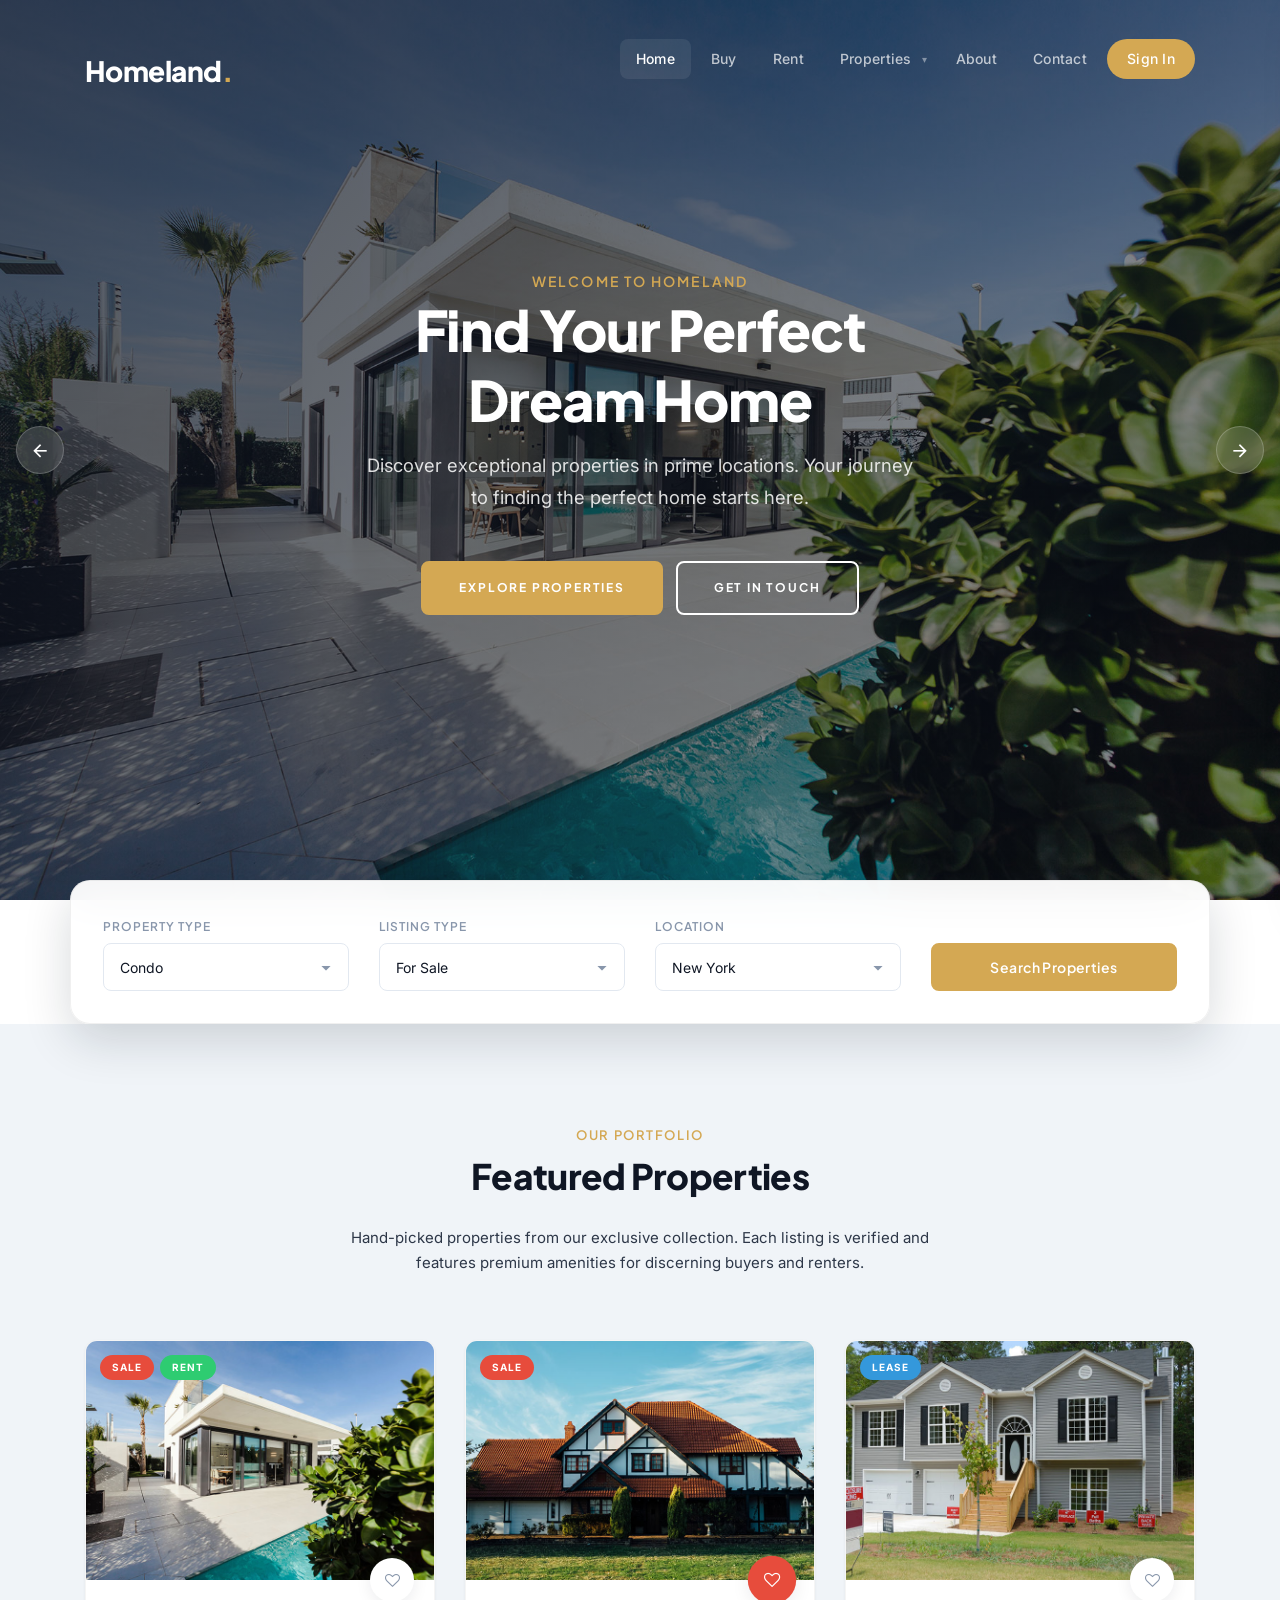
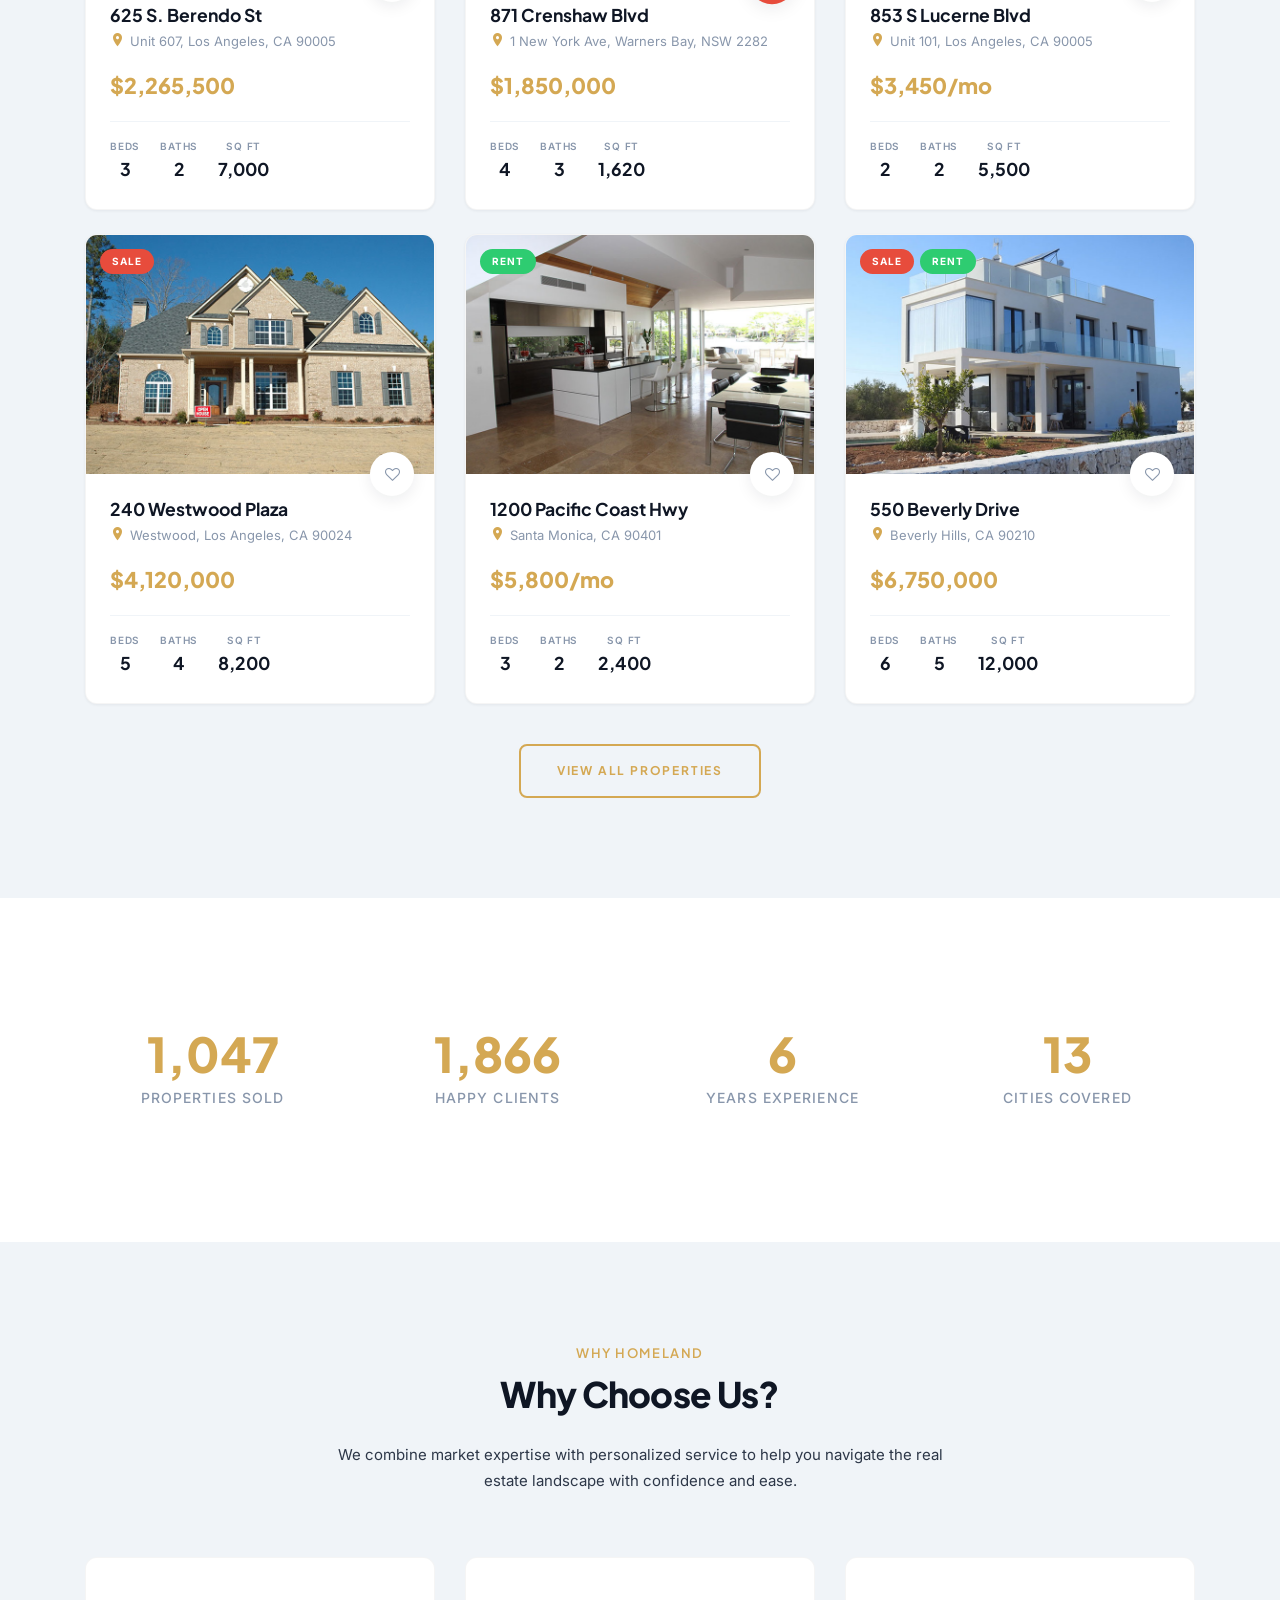
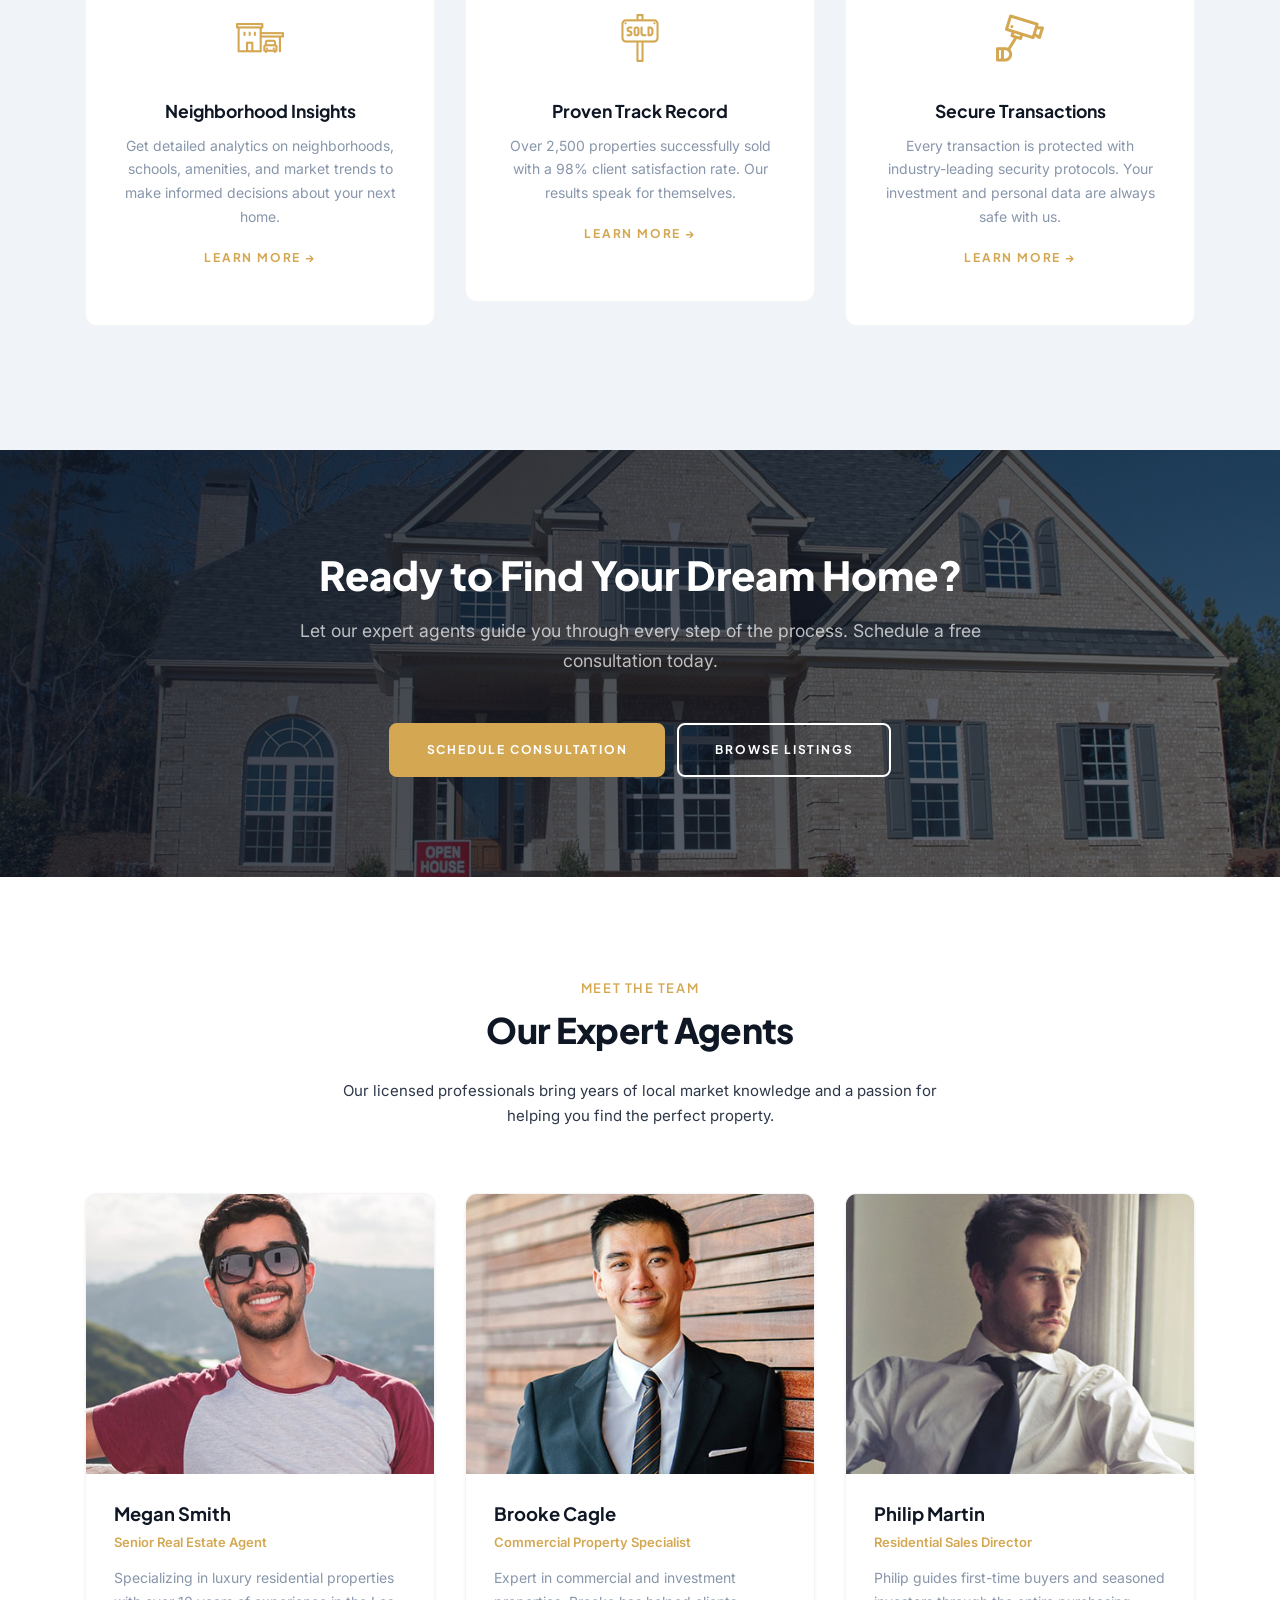
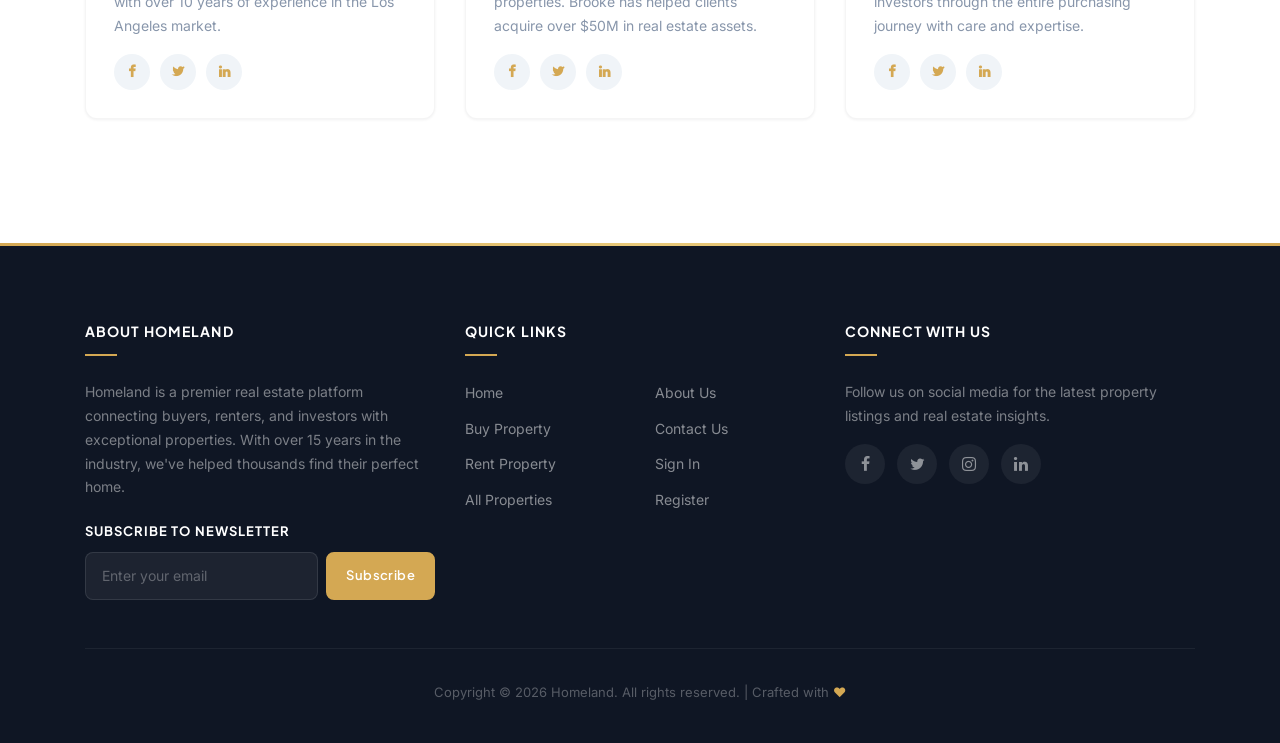
<file: index.html>
<!DOCTYPE html>
<html lang="en">
  <head>
    <title>Homeland — Premium Real Estate | Find Your Dream Property</title>
    <meta charset="utf-8">
    <meta name="viewport" content="width=device-width, initial-scale=1, shrink-to-fit=no">
    <meta name="description" content="Discover luxury homes, apartments, and investment properties. Homeland connects buyers, renters, and investors with premium real estate opportunities.">

    <link rel="preconnect" href="https://fonts.googleapis.com">
    <link rel="preconnect" href="https://fonts.gstatic.com" crossorigin>
    <link href="https://fonts.googleapis.com/css2?family=Plus+Jakarta+Sans:wght@400;500;600;700;800&family=Inter:wght@400;500;600&display=swap" rel="stylesheet">
    <link rel="stylesheet" href="fonts/icomoon/style.css">

    <link rel="stylesheet" href="https://cdn.jsdelivr.net/npm/bootstrap@4.6.2/dist/css/bootstrap.min.css" integrity="sha384-xOolHFLEh07PJGoPkLv1IbcEPTNtaed2xpHsD9ESMhqIYd0nLMwNLD69Npy4HI+N" crossorigin="anonymous">
    <link rel="stylesheet" href="css/magnific-popup.css">
    <link rel="stylesheet" href="css/jquery-ui.css">
    <link rel="stylesheet" href="css/owl.carousel.min.css">
    <link rel="stylesheet" href="css/owl.theme.default.min.css">
    <link rel="stylesheet" href="fonts/flaticon/font/flaticon.css">
    <link rel="stylesheet" href="css/aos.css">
    <link rel="stylesheet" href="css/style.css">
  </head>
  <body>

  <div class="site-loader"></div>

  <div class="site-wrap">

    <!-- Mobile Menu -->
    <div class="site-mobile-menu">
      <div class="site-mobile-menu-header">
        <div class="site-mobile-menu-close mt-3">
          <span class="icon-close2 js-menu-toggle"></span>
        </div>
      </div>
      <div class="site-mobile-menu-body"></div>
    </div>

    <!-- Navbar -->
    <div class="site-navbar" id="site-navbar">
      <div class="container py-1">
        <div class="row align-items-center">
          <div class="col-8 col-md-8 col-lg-4">
            <h1 class="mb-0 site-logo"><a href="index.html" class="text-white h2 mb-0"><strong>Homeland<span class="dot">.</span></strong></a></h1>
          </div>
          <div class="col-4 col-md-4 col-lg-8">
            <nav class="site-navigation text-right text-md-right" role="navigation">
              <div class="d-inline-block d-lg-none ml-md-0 mr-auto py-3"><a href="#" class="site-menu-toggle js-menu-toggle text-white"><span class="icon-menu h3"></span></a></div>
              <ul class="site-menu js-clone-nav d-none d-lg-block">
                <li class="active"><a href="index.html">Home</a></li>
                <li><a href="buy.html">Buy</a></li>
                <li><a href="rent.html">Rent</a></li>
                <li class="has-children">
                  <a href="properties.html">Properties</a>
                  <ul class="dropdown arrow-top">
                    <li><a href="#">Condo</a></li>
                    <li><a href="#">Property Land</a></li>
                    <li><a href="#">Commercial</a></li>
                  </ul>
                </li>
                <li><a href="about.html">About</a></li>
                <li><a href="contact.html">Contact</a></li>
                <li><a href="login.html">Sign In</a></li>
              </ul>
            </nav>
          </div>
        </div>
      </div>
    </div>

    <!-- Hero -->
    <div class="slide-one-item home-slider owl-carousel">
      <div class="site-blocks-cover overlay" style="background-image: url(images/hero_bg_1.jpg);">
        <div class="container">
          <div class="row align-items-center justify-content-center text-center">
            <div class="col-md-10" data-aos="fade-up">
              <span class="hero-subtitle">Welcome to Homeland</span>
              <h1 class="mb-3">Find Your Perfect<br>Dream Home</h1>
              <p class="mb-5" style="max-width:560px;margin:0 auto;">Discover exceptional properties in prime locations. Your journey to finding the perfect home starts here.</p>
              <p><a href="properties.html" class="btn btn-amber btn-lg btn-2">Explore Properties</a> <a href="contact.html" class="btn btn-outline-white btn-lg btn-2 ml-2">Get in Touch</a></p>
            </div>
          </div>
        </div>
      </div>
      <div class="site-blocks-cover overlay" style="background-image: url(images/hero_bg_2.jpg);">
        <div class="container">
          <div class="row align-items-center justify-content-center text-center">
            <div class="col-md-10" data-aos="fade-up">
              <span class="hero-subtitle">Premium Listings</span>
              <h1 class="mb-3">Luxury Living<br>Redefined</h1>
              <p class="mb-5" style="max-width:560px;margin:0 auto;">From modern penthouses to family estates — explore our curated selection of premium real estate.</p>
              <p><a href="buy.html" class="btn btn-amber btn-lg btn-2">Buy a Home</a> <a href="rent.html" class="btn btn-outline-white btn-lg btn-2 ml-2">Rent a Home</a></p>
            </div>
          </div>
        </div>
      </div>
    </div>

    <!-- Search Bar -->
    <div class="site-section site-section-sm pb-0">
      <div class="container">
        <div class="row">
          <form class="form-search col-md-12" style="margin-top: -80px;">
            <div class="row align-items-end">
              <div class="col-md-3">
                <label for="list-types">Property Type</label>
                <div class="select-wrap">
                  <span class="icon icon-arrow_drop_down"></span>
                  <select name="list-types" id="list-types" class="form-control d-block">
                    <option value="">Condo</option>
                    <option value="">Commercial Building</option>
                    <option value="">Land Property</option>
                    <option value="">Villa</option>
                  </select>
                </div>
              </div>
              <div class="col-md-3">
                <label for="offer-types">Listing Type</label>
                <div class="select-wrap">
                  <span class="icon icon-arrow_drop_down"></span>
                  <select name="offer-types" id="offer-types" class="form-control d-block">
                    <option value="">For Sale</option>
                    <option value="">For Rent</option>
                    <option value="">For Lease</option>
                  </select>
                </div>
              </div>
              <div class="col-md-3">
                <label for="select-city">Location</label>
                <div class="select-wrap">
                  <span class="icon icon-arrow_drop_down"></span>
                  <select name="select-city" id="select-city" class="form-control d-block">
                    <option value="">New York</option>
                    <option value="">Brooklyn</option>
                    <option value="">London</option>
                    <option value="">Tokyo</option>
                    <option value="">Manila</option>
                  </select>
                </div>
              </div>
              <div class="col-md-3">
                <button type="submit" class="btn btn-amber btn-block">Search Properties</button>
              </div>
            </div>
          </form>
        </div>
      </div>
    </div>

    <!-- Featured Properties -->
    <div class="site-section bg-light">
      <div class="container">
        <div class="row mb-5 justify-content-center">
          <div class="col-md-7 text-center" data-aos="fade-up">
            <div class="site-section-title">
              <span class="section-subtitle">Our Portfolio</span>
              <h2>Featured Properties</h2>
            </div>
            <p>Hand-picked properties from our exclusive collection. Each listing is verified and features premium amenities for discerning buyers and renters.</p>
          </div>
        </div>

        <div class="row">
          <div class="col-md-6 col-lg-4 mb-4" data-aos="fade-up" data-aos-delay="100">
            <div class="property-entry h-100">
              <a href="property-details.html" class="property-thumbnail">
                <div class="offer-type-wrap">
                  <span class="offer-type bg-danger">Sale</span>
                  <span class="offer-type bg-success">Rent</span>
                </div>
                <img src="images/img_1.jpg" alt="Modern apartment at 625 S. Berendo St">
              </a>
              <div class="p-4 property-body">
                <a href="#" class="property-favorite"><span class="icon-heart-o"></span></a>
                <h2 class="property-title"><a href="property-details.html">625 S. Berendo St</a></h2>
                <span class="property-location d-block mb-3"><span class="property-icon icon-room"></span> Unit 607, Los Angeles, CA 90005</span>
                <strong class="property-price d-block mb-3">$2,265,500</strong>
                <ul class="property-specs-wrap mb-0">
                  <li><span class="property-specs">Beds</span><span class="property-specs-number">3</span></li>
                  <li><span class="property-specs">Baths</span><span class="property-specs-number">2</span></li>
                  <li><span class="property-specs">SQ FT</span><span class="property-specs-number">7,000</span></li>
                </ul>
              </div>
            </div>
          </div>

          <div class="col-md-6 col-lg-4 mb-4" data-aos="fade-up" data-aos-delay="200">
            <div class="property-entry h-100">
              <a href="property-details.html" class="property-thumbnail">
                <div class="offer-type-wrap">
                  <span class="offer-type bg-danger">Sale</span>
                </div>
                <img src="images/img_2.jpg" alt="Crenshaw Blvd property">
              </a>
              <div class="p-4 property-body">
                <a href="#" class="property-favorite active"><span class="icon-heart-o"></span></a>
                <h2 class="property-title"><a href="property-details.html">871 Crenshaw Blvd</a></h2>
                <span class="property-location d-block mb-3"><span class="property-icon icon-room"></span> 1 New York Ave, Warners Bay, NSW 2282</span>
                <strong class="property-price d-block mb-3">$1,850,000</strong>
                <ul class="property-specs-wrap mb-0">
                  <li><span class="property-specs">Beds</span><span class="property-specs-number">4</span></li>
                  <li><span class="property-specs">Baths</span><span class="property-specs-number">3</span></li>
                  <li><span class="property-specs">SQ FT</span><span class="property-specs-number">1,620</span></li>
                </ul>
              </div>
            </div>
          </div>

          <div class="col-md-6 col-lg-4 mb-4" data-aos="fade-up" data-aos-delay="300">
            <div class="property-entry h-100">
              <a href="property-details.html" class="property-thumbnail">
                <div class="offer-type-wrap">
                  <span class="offer-type bg-info">Lease</span>
                </div>
                <img src="images/img_3.jpg" alt="S Lucerne Blvd property">
              </a>
              <div class="p-4 property-body">
                <a href="#" class="property-favorite"><span class="icon-heart-o"></span></a>
                <h2 class="property-title"><a href="property-details.html">853 S Lucerne Blvd</a></h2>
                <span class="property-location d-block mb-3"><span class="property-icon icon-room"></span> Unit 101, Los Angeles, CA 90005</span>
                <strong class="property-price d-block mb-3">$3,450/mo</strong>
                <ul class="property-specs-wrap mb-0">
                  <li><span class="property-specs">Beds</span><span class="property-specs-number">2</span></li>
                  <li><span class="property-specs">Baths</span><span class="property-specs-number">2</span></li>
                  <li><span class="property-specs">SQ FT</span><span class="property-specs-number">5,500</span></li>
                </ul>
              </div>
            </div>
          </div>

          <div class="col-md-6 col-lg-4 mb-4" data-aos="fade-up" data-aos-delay="100">
            <div class="property-entry h-100">
              <a href="property-details.html" class="property-thumbnail">
                <div class="offer-type-wrap">
                  <span class="offer-type bg-danger">Sale</span>
                </div>
                <img src="images/img_4.jpg" alt="Investment property">
              </a>
              <div class="p-4 property-body">
                <a href="#" class="property-favorite"><span class="icon-heart-o"></span></a>
                <h2 class="property-title"><a href="property-details.html">240 Westwood Plaza</a></h2>
                <span class="property-location d-block mb-3"><span class="property-icon icon-room"></span> Westwood, Los Angeles, CA 90024</span>
                <strong class="property-price d-block mb-3">$4,120,000</strong>
                <ul class="property-specs-wrap mb-0">
                  <li><span class="property-specs">Beds</span><span class="property-specs-number">5</span></li>
                  <li><span class="property-specs">Baths</span><span class="property-specs-number">4</span></li>
                  <li><span class="property-specs">SQ FT</span><span class="property-specs-number">8,200</span></li>
                </ul>
              </div>
            </div>
          </div>

          <div class="col-md-6 col-lg-4 mb-4" data-aos="fade-up" data-aos-delay="200">
            <div class="property-entry h-100">
              <a href="property-details.html" class="property-thumbnail">
                <div class="offer-type-wrap">
                  <span class="offer-type bg-success">Rent</span>
                </div>
                <img src="images/img_5.jpg" alt="Rental property">
              </a>
              <div class="p-4 property-body">
                <a href="#" class="property-favorite"><span class="icon-heart-o"></span></a>
                <h2 class="property-title"><a href="property-details.html">1200 Pacific Coast Hwy</a></h2>
                <span class="property-location d-block mb-3"><span class="property-icon icon-room"></span> Santa Monica, CA 90401</span>
                <strong class="property-price d-block mb-3">$5,800/mo</strong>
                <ul class="property-specs-wrap mb-0">
                  <li><span class="property-specs">Beds</span><span class="property-specs-number">3</span></li>
                  <li><span class="property-specs">Baths</span><span class="property-specs-number">2</span></li>
                  <li><span class="property-specs">SQ FT</span><span class="property-specs-number">2,400</span></li>
                </ul>
              </div>
            </div>
          </div>

          <div class="col-md-6 col-lg-4 mb-4" data-aos="fade-up" data-aos-delay="300">
            <div class="property-entry h-100">
              <a href="property-details.html" class="property-thumbnail">
                <div class="offer-type-wrap">
                  <span class="offer-type bg-danger">Sale</span>
                  <span class="offer-type bg-success">Rent</span>
                </div>
                <img src="images/img_6.jpg" alt="Commercial property">
              </a>
              <div class="p-4 property-body">
                <a href="#" class="property-favorite"><span class="icon-heart-o"></span></a>
                <h2 class="property-title"><a href="property-details.html">550 Beverly Drive</a></h2>
                <span class="property-location d-block mb-3"><span class="property-icon icon-room"></span> Beverly Hills, CA 90210</span>
                <strong class="property-price d-block mb-3">$6,750,000</strong>
                <ul class="property-specs-wrap mb-0">
                  <li><span class="property-specs">Beds</span><span class="property-specs-number">6</span></li>
                  <li><span class="property-specs">Baths</span><span class="property-specs-number">5</span></li>
                  <li><span class="property-specs">SQ FT</span><span class="property-specs-number">12,000</span></li>
                </ul>
              </div>
            </div>
          </div>
        </div>

        <div class="row mt-3">
          <div class="col-12 text-center">
            <a href="properties.html" class="btn btn-outline-amber btn-lg btn-2">View All Properties</a>
          </div>
        </div>
      </div>
    </div>

    <!-- Stats -->
    <div class="site-section" data-aos="fade-up">
      <div class="container">
        <div class="row">
          <div class="col-6 col-md-3">
            <div class="stat-item">
              <div class="stat-number" data-count="2500">0</div>
              <div class="stat-label">Properties Sold</div>
            </div>
          </div>
          <div class="col-6 col-md-3">
            <div class="stat-item">
              <div class="stat-number" data-count="4800">0</div>
              <div class="stat-label">Happy Clients</div>
            </div>
          </div>
          <div class="col-6 col-md-3">
            <div class="stat-item">
              <div class="stat-number" data-count="15">0</div>
              <div class="stat-label">Years Experience</div>
            </div>
          </div>
          <div class="col-6 col-md-3">
            <div class="stat-item">
              <div class="stat-number" data-count="32">0</div>
              <div class="stat-label">Cities Covered</div>
            </div>
          </div>
        </div>
      </div>
    </div>

    <!-- Why Choose Us -->
    <div class="site-section bg-light">
      <div class="container">
        <div class="row justify-content-center mb-5">
          <div class="col-md-7 text-center" data-aos="fade-up">
            <div class="site-section-title">
              <span class="section-subtitle">Why Homeland</span>
              <h2>Why Choose Us?</h2>
            </div>
            <p>We combine market expertise with personalized service to help you navigate the real estate landscape with confidence and ease.</p>
          </div>
        </div>
        <div class="row">
          <div class="col-md-6 col-lg-4 mb-4" data-aos="fade-up" data-aos-delay="100">
            <a href="#" class="service">
              <span class="icon flaticon-house"></span>
              <h2 class="service-heading">Neighborhood Insights</h2>
              <p>Get detailed analytics on neighborhoods, schools, amenities, and market trends to make informed decisions about your next home.</p>
              <p><span class="read-more">Learn More →</span></p>
            </a>
          </div>
          <div class="col-md-6 col-lg-4 mb-4" data-aos="fade-up" data-aos-delay="200">
            <a href="#" class="service">
              <span class="icon flaticon-sold"></span>
              <h2 class="service-heading">Proven Track Record</h2>
              <p>Over 2,500 properties successfully sold with a 98% client satisfaction rate. Our results speak for themselves.</p>
              <p><span class="read-more">Learn More →</span></p>
            </a>
          </div>
          <div class="col-md-6 col-lg-4 mb-4" data-aos="fade-up" data-aos-delay="300">
            <a href="#" class="service">
              <span class="icon flaticon-camera"></span>
              <h2 class="service-heading">Secure Transactions</h2>
              <p>Every transaction is protected with industry-leading security protocols. Your investment and personal data are always safe with us.</p>
              <p><span class="read-more">Learn More →</span></p>
            </a>
          </div>
        </div>
      </div>
    </div>

    <!-- CTA Banner -->
    <div class="cta-banner" style="background-image: url(images/hero_bg_3.jpg);">
      <div class="container">
        <div class="row justify-content-center text-center">
          <div class="col-md-8" data-aos="fade-up">
            <h2 class="mb-3">Ready to Find Your Dream Home?</h2>
            <p class="mb-5">Let our expert agents guide you through every step of the process. Schedule a free consultation today.</p>
            <a href="contact.html" class="btn btn-amber btn-lg btn-2">Schedule Consultation</a>
            <a href="properties.html" class="btn btn-outline-white btn-lg btn-2 ml-2">Browse Listings</a>
          </div>
        </div>
      </div>
    </div>

    <!-- Our Agents -->
    <div class="site-section">
      <div class="container">
        <div class="row mb-5 justify-content-center">
          <div class="col-md-7 text-center" data-aos="fade-up">
            <div class="site-section-title">
              <span class="section-subtitle">Meet the Team</span>
              <h2>Our Expert Agents</h2>
            </div>
            <p>Our licensed professionals bring years of local market knowledge and a passion for helping you find the perfect property.</p>
          </div>
        </div>
        <div class="row">
          <div class="col-md-6 col-lg-4 mb-4" data-aos="fade-up" data-aos-delay="100">
            <div class="team-member">
              <img src="images/person_1.jpg" alt="Megan Smith - Real Estate Agent">
              <div class="text">
                <h2>Megan Smith</h2>
                <span>Senior Real Estate Agent</span>
                <p>Specializing in luxury residential properties with over 10 years of experience in the Los Angeles market.</p>
                <div class="social-links">
                  <a href="#"><span class="icon-facebook"></span></a>
                  <a href="#"><span class="icon-twitter"></span></a>
                  <a href="#"><span class="icon-linkedin"></span></a>
                </div>
              </div>
            </div>
          </div>
          <div class="col-md-6 col-lg-4 mb-4" data-aos="fade-up" data-aos-delay="200">
            <div class="team-member">
              <img src="images/person_2.jpg" alt="Brooke Cagle - Real Estate Agent">
              <div class="text">
                <h2>Brooke Cagle</h2>
                <span>Commercial Property Specialist</span>
                <p>Expert in commercial and investment properties. Brooke has helped clients acquire over $50M in real estate assets.</p>
                <div class="social-links">
                  <a href="#"><span class="icon-facebook"></span></a>
                  <a href="#"><span class="icon-twitter"></span></a>
                  <a href="#"><span class="icon-linkedin"></span></a>
                </div>
              </div>
            </div>
          </div>
          <div class="col-md-6 col-lg-4 mb-4" data-aos="fade-up" data-aos-delay="300">
            <div class="team-member">
              <img src="images/person_3.jpg" alt="Philip Martin - Real Estate Agent">
              <div class="text">
                <h2>Philip Martin</h2>
                <span>Residential Sales Director</span>
                <p>Philip guides first-time buyers and seasoned investors through the entire purchasing journey with care and expertise.</p>
                <div class="social-links">
                  <a href="#"><span class="icon-facebook"></span></a>
                  <a href="#"><span class="icon-twitter"></span></a>
                  <a href="#"><span class="icon-linkedin"></span></a>
                </div>
              </div>
            </div>
          </div>
        </div>
      </div>
    </div>

    <!-- Footer -->
    <footer class="site-footer">
      <div class="container">
        <div class="row">
          <div class="col-lg-4 mb-5 mb-lg-0">
            <h3 class="footer-heading mb-4">About Homeland</h3>
            <p>Homeland is a premier real estate platform connecting buyers, renters, and investors with exceptional properties. With over 15 years in the industry, we've helped thousands find their perfect home.</p>
            <div class="footer-newsletter mt-4">
              <h4 style="font-size:13px;margin-bottom:12px;">Subscribe to Newsletter</h4>
              <div class="d-flex gap-2">
                <input type="email" placeholder="Enter your email" class="flex-grow-1">
                <button class="btn btn-amber btn-sm" style="white-space:nowrap;">Subscribe</button>
              </div>
            </div>
          </div>
          <div class="col-lg-4 mb-5 mb-lg-0">
            <div class="row">
              <div class="col-md-12">
                <h3 class="footer-heading mb-4">Quick Links</h3>
              </div>
              <div class="col-md-6 col-lg-6">
                <ul>
                  <li><a href="index.html">Home</a></li>
                  <li><a href="buy.html">Buy Property</a></li>
                  <li><a href="rent.html">Rent Property</a></li>
                  <li><a href="properties.html">All Properties</a></li>
                </ul>
              </div>
              <div class="col-md-6 col-lg-6">
                <ul>
                  <li><a href="about.html">About Us</a></li>
                  <li><a href="contact.html">Contact Us</a></li>
                  <li><a href="login.html">Sign In</a></li>
                  <li><a href="register.html">Register</a></li>
                </ul>
              </div>
            </div>
          </div>
          <div class="col-lg-4 mb-5 mb-lg-0">
            <h3 class="footer-heading mb-4">Connect With Us</h3>
            <p>Follow us on social media for the latest property listings and real estate insights.</p>
            <div class="footer-social mt-3">
              <a href="#"><span class="icon-facebook"></span></a>
              <a href="#"><span class="icon-twitter"></span></a>
              <a href="#"><span class="icon-instagram"></span></a>
              <a href="#"><span class="icon-linkedin"></span></a>
            </div>
          </div>
        </div>
        <div class="footer-bottom">
          <p>Copyright &copy; <script>document.write(new Date().getFullYear());</script> Homeland. All rights reserved. | Crafted with <span style="color:var(--amber);">♥</span></p>
        </div>
      </div>
    </footer>

  </div>

  <script src="js/jquery-3.3.1.min.js"></script>
  <script src="js/jquery-migrate-3.0.1.min.js"></script>
  <script src="js/jquery-ui.js"></script>
  <script src="https://cdn.jsdelivr.net/npm/popper.js@1.16.1/dist/umd/popper.min.js" integrity="sha384-9/reFTGAW83EW2RDu2S0VKaIzap3H66lZH81PoYlFhbGU+6BZp6G7bd94AOUN395" crossorigin="anonymous"></script>
  <script src="https://cdn.jsdelivr.net/npm/bootstrap@4.6.2/dist/js/bootstrap.min.js" integrity="sha384-+sLIOodYLS7CIrQpBjl+C7CHatG27Cx5JB09aeUMFOI+aAFuQ+a5Y5bL69s/KUOA" crossorigin="anonymous"></script>
  <script src="js/owl.carousel.min.js"></script>
  <script src="js/jquery.magnific-popup.min.js"></script>
  <script src="js/aos.js"></script>
  <script src="js/main.js"></script>

  </body>
</html>
</file>
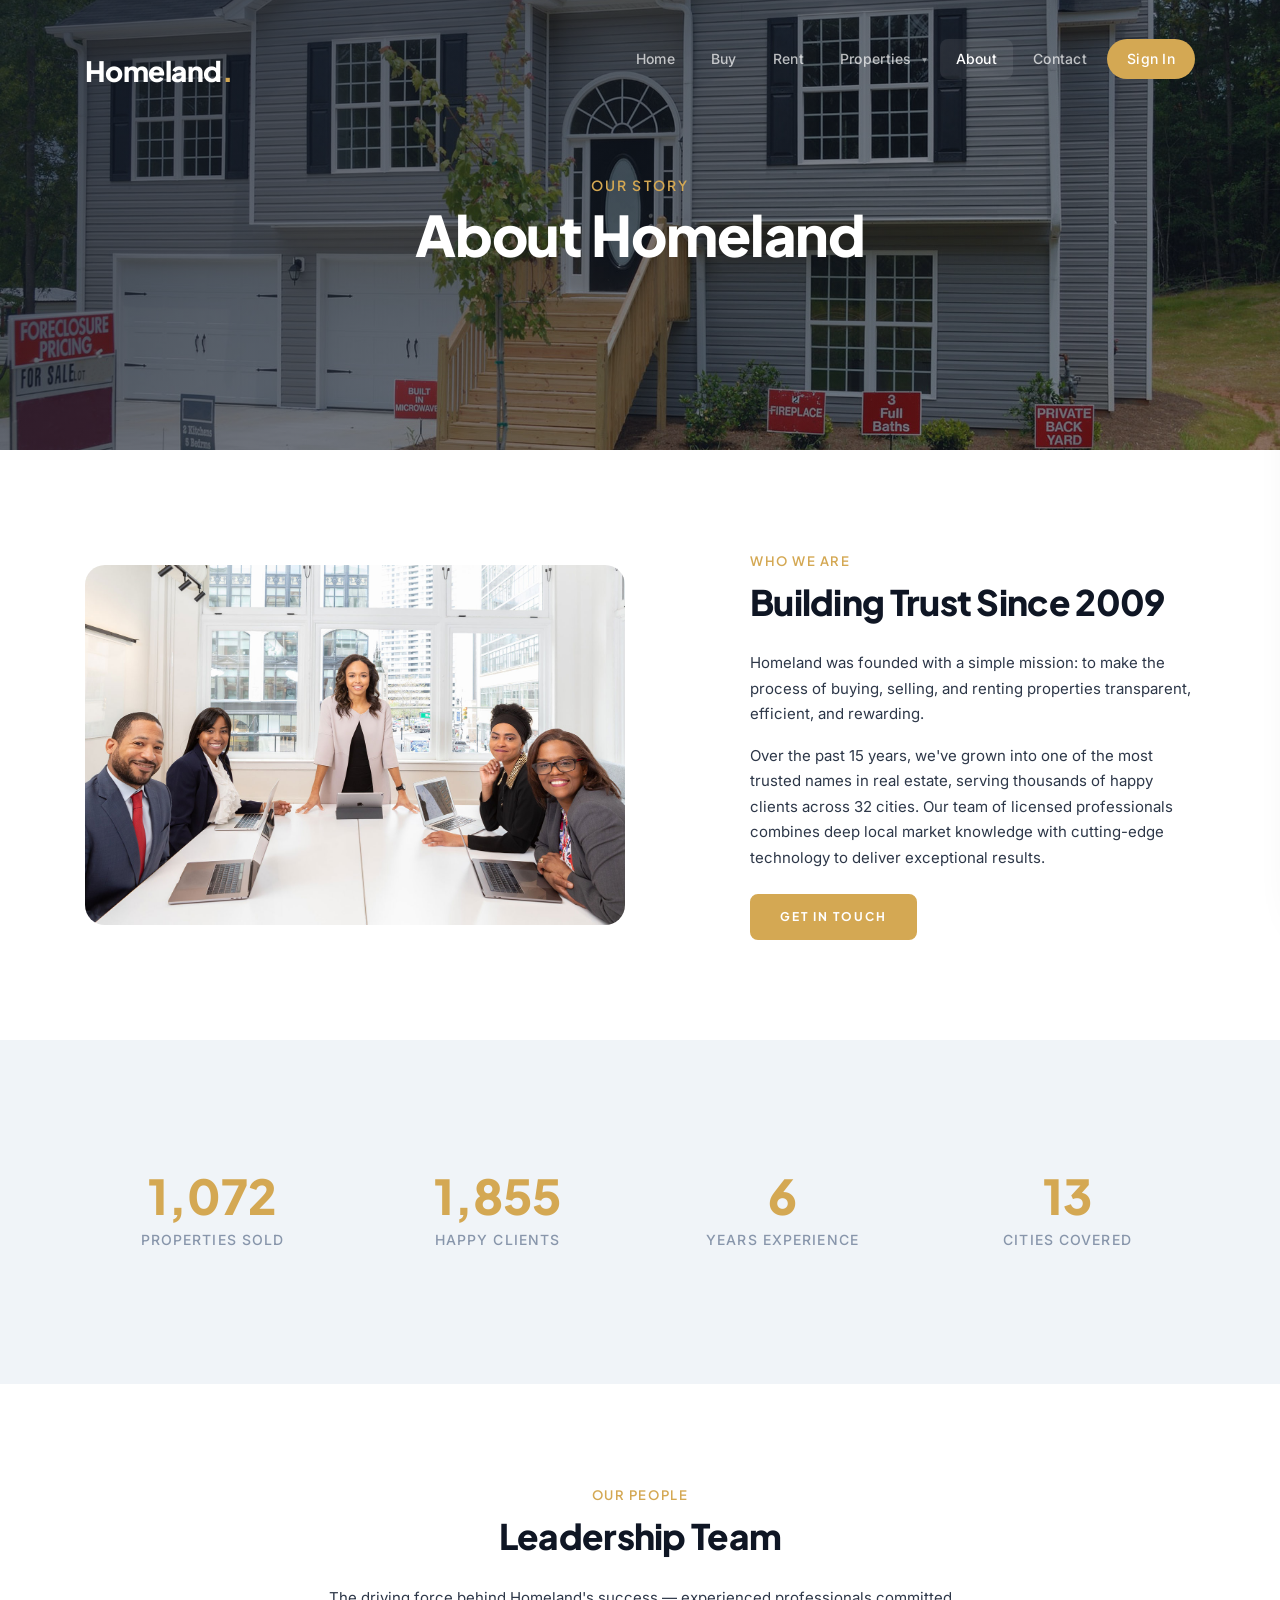
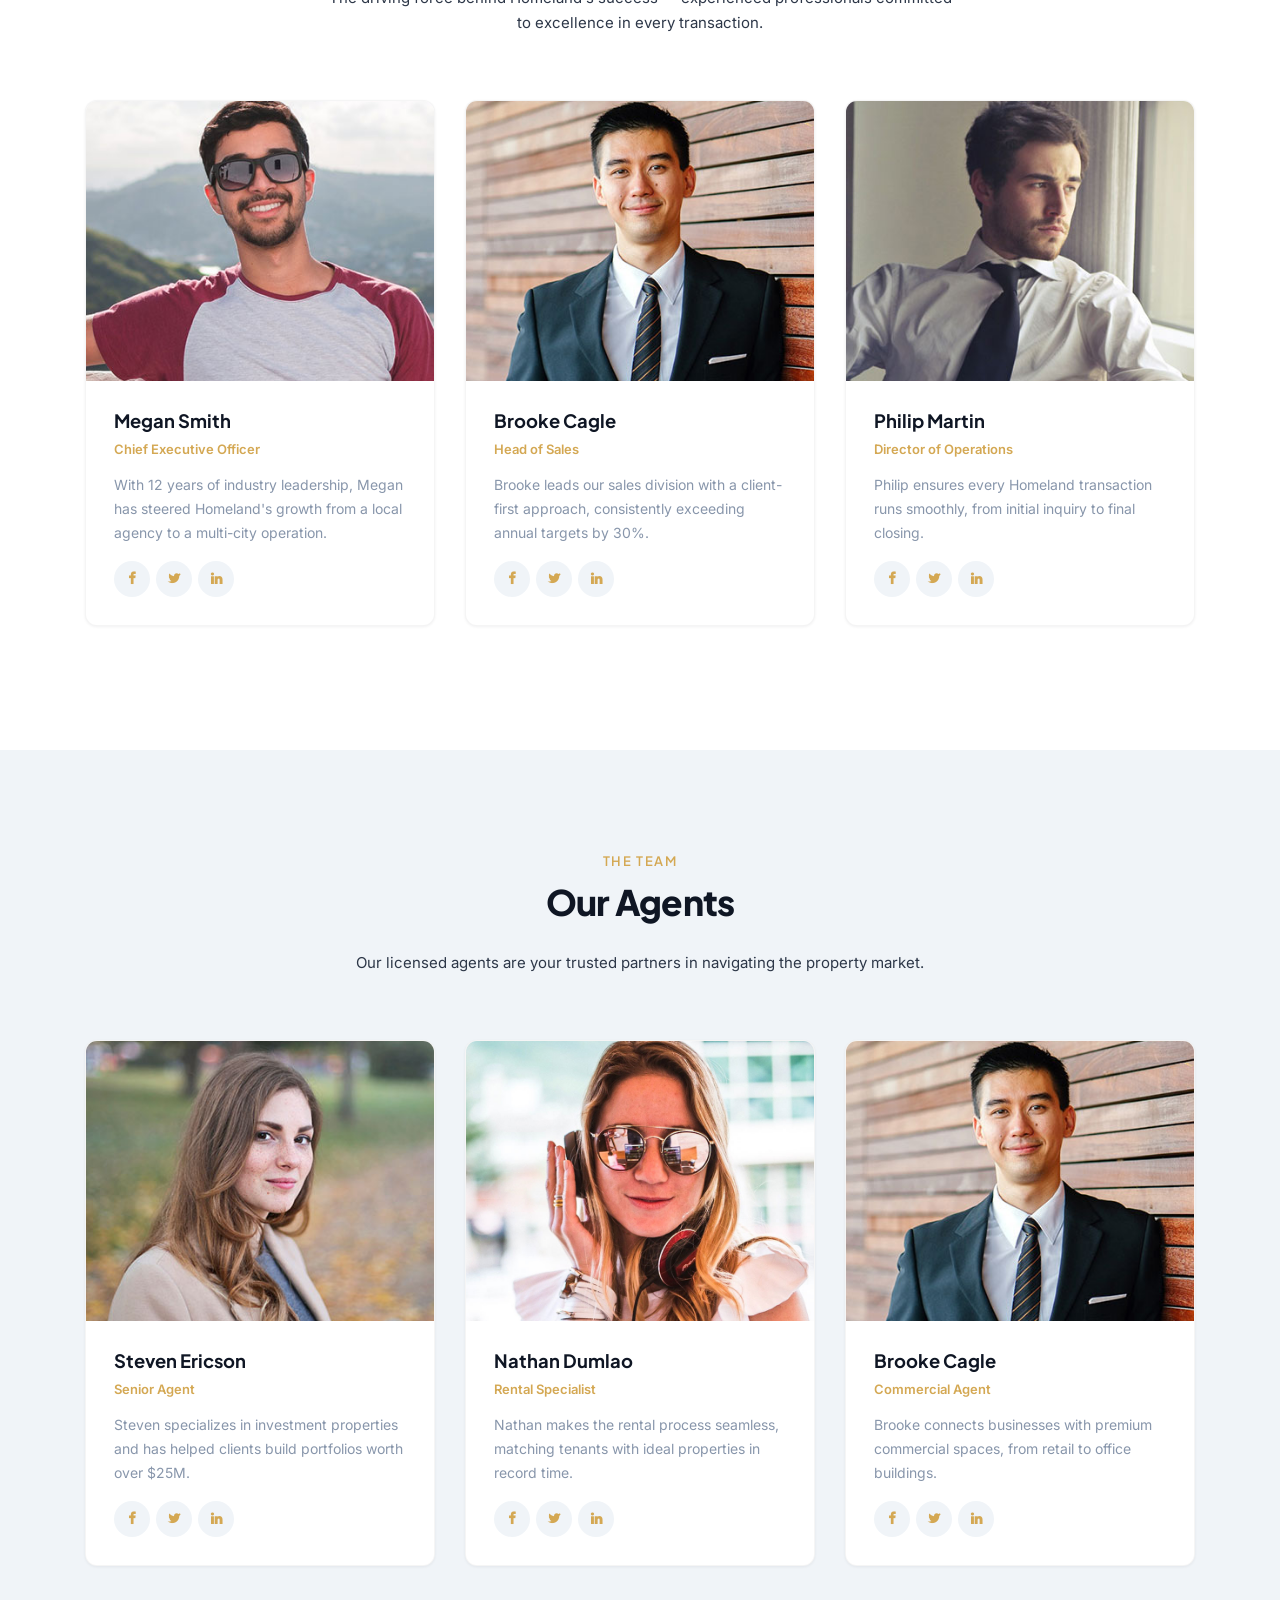
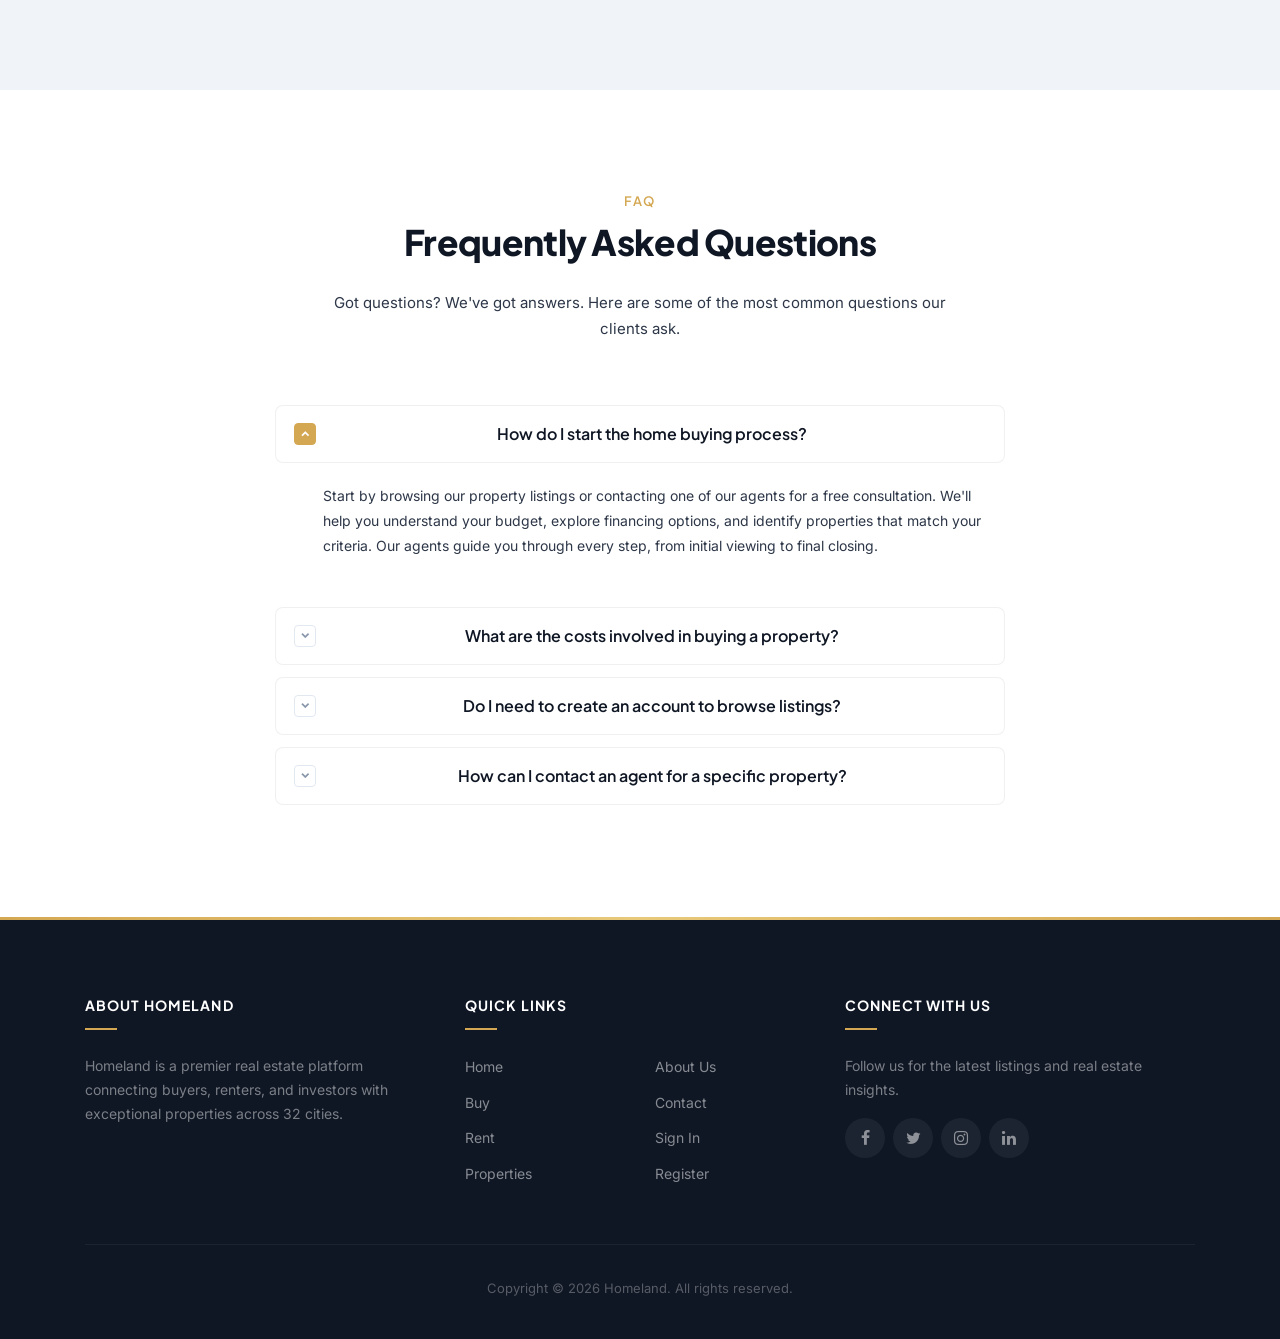
<file: about.html>
<!DOCTYPE html>
<html lang="en">
  <head>
    <title>About Us — Homeland Real Estate</title>
    <meta charset="utf-8">
    <meta name="viewport" content="width=device-width, initial-scale=1, shrink-to-fit=no">
    <meta name="description" content="Learn about Homeland's mission, our leadership team, and why we're the most trusted name in real estate.">
    <link rel="preconnect" href="https://fonts.googleapis.com">
    <link rel="preconnect" href="https://fonts.gstatic.com" crossorigin>
    <link href="https://fonts.googleapis.com/css2?family=Plus+Jakarta+Sans:wght@400;500;600;700;800&family=Inter:wght@400;500;600&display=swap" rel="stylesheet">
    <link rel="stylesheet" href="fonts/icomoon/style.css">
    <link rel="stylesheet" href="https://cdn.jsdelivr.net/npm/bootstrap@4.6.2/dist/css/bootstrap.min.css" integrity="sha384-xOolHFLEh07PJGoPkLv1IbcEPTNtaed2xpHsD9ESMhqIYd0nLMwNLD69Npy4HI+N" crossorigin="anonymous">
    <link rel="stylesheet" href="css/owl.carousel.min.css">
    <link rel="stylesheet" href="css/owl.theme.default.min.css">
    <link rel="stylesheet" href="fonts/flaticon/font/flaticon.css">
    <link rel="stylesheet" href="css/aos.css">
    <link rel="stylesheet" href="css/style.css">
  </head>
  <body>
  <div class="site-loader"></div>
  <div class="site-wrap">
    <div class="site-mobile-menu"><div class="site-mobile-menu-header"><div class="site-mobile-menu-close mt-3"><span class="icon-close2 js-menu-toggle"></span></div></div><div class="site-mobile-menu-body"></div></div>

    <div class="site-navbar" id="site-navbar">
      <div class="container py-1">
        <div class="row align-items-center">
          <div class="col-8 col-md-8 col-lg-4">
            <h1 class="mb-0 site-logo"><a href="index.html" class="text-white h2 mb-0"><strong>Homeland<span class="dot">.</span></strong></a></h1>
          </div>
          <div class="col-4 col-md-4 col-lg-8">
            <nav class="site-navigation text-right text-md-right" role="navigation">
              <div class="d-inline-block d-lg-none ml-md-0 mr-auto py-3"><a href="#" class="site-menu-toggle js-menu-toggle text-white"><span class="icon-menu h3"></span></a></div>
              <ul class="site-menu js-clone-nav d-none d-lg-block">
                <li><a href="index.html">Home</a></li>
                <li><a href="buy.html">Buy</a></li>
                <li><a href="rent.html">Rent</a></li>
                <li class="has-children"><a href="properties.html">Properties</a><ul class="dropdown arrow-top"><li><a href="#">Condo</a></li><li><a href="#">Property Land</a></li><li><a href="#">Commercial</a></li></ul></li>
                <li class="active"><a href="about.html">About</a></li>
                <li><a href="contact.html">Contact</a></li>
                <li><a href="login.html">Sign In</a></li>
              </ul>
            </nav>
          </div>
        </div>
      </div>
    </div>

    <div class="site-blocks-cover inner-page-cover overlay" style="background-image: url(images/hero_bg_2.jpg);">
      <div class="container">
        <div class="row align-items-center justify-content-center text-center">
          <div class="col-md-10" data-aos="fade-up">
            <span class="hero-subtitle">Our Story</span>
            <h1 class="mb-2">About Homeland</h1>
          </div>
        </div>
      </div>
    </div>

    <!-- Company Story -->
    <div class="site-section">
      <div class="container">
        <div class="row align-items-center">
          <div class="col-md-6 mb-4 mb-md-0" data-aos="fade-up">
            <img src="images/about.jpg" alt="About Homeland Real Estate" class="img-fluid rounded-lg" style="border-radius:var(--radius-lg);">
          </div>
          <div class="col-md-5 ml-auto" data-aos="fade-up" data-aos-delay="100">
            <div class="site-section-title">
              <span class="section-subtitle">Who We Are</span>
              <h2>Building Trust Since 2009</h2>
            </div>
            <p class="mb-3">Homeland was founded with a simple mission: to make the process of buying, selling, and renting properties transparent, efficient, and rewarding.</p>
            <p class="mb-4">Over the past 15 years, we've grown into one of the most trusted names in real estate, serving thousands of happy clients across 32 cities. Our team of licensed professionals combines deep local market knowledge with cutting-edge technology to deliver exceptional results.</p>
            <a href="contact.html" class="btn btn-amber btn-2">Get in Touch</a>
          </div>
        </div>
      </div>
    </div>

    <!-- Stats -->
    <div class="site-section bg-light" data-aos="fade-up">
      <div class="container">
        <div class="row">
          <div class="col-6 col-md-3"><div class="stat-item"><div class="stat-number" data-count="2500">0</div><div class="stat-label">Properties Sold</div></div></div>
          <div class="col-6 col-md-3"><div class="stat-item"><div class="stat-number" data-count="4800">0</div><div class="stat-label">Happy Clients</div></div></div>
          <div class="col-6 col-md-3"><div class="stat-item"><div class="stat-number" data-count="15">0</div><div class="stat-label">Years Experience</div></div></div>
          <div class="col-6 col-md-3"><div class="stat-item"><div class="stat-number" data-count="32">0</div><div class="stat-label">Cities Covered</div></div></div>
        </div>
      </div>
    </div>

    <!-- Leadership -->
    <div class="site-section">
      <div class="container">
        <div class="row mb-5 justify-content-center" data-aos="fade-up">
          <div class="col-md-7 text-center">
            <div class="site-section-title"><span class="section-subtitle">Our People</span><h2>Leadership Team</h2></div>
            <p>The driving force behind Homeland's success — experienced professionals committed to excellence in every transaction.</p>
          </div>
        </div>
        <div class="row">
          <div class="col-md-6 col-lg-4 mb-4" data-aos="fade-up" data-aos-delay="100">
            <div class="team-member"><img src="images/person_1.jpg" alt="Megan Smith"><div class="text"><h2>Megan Smith</h2><span>Chief Executive Officer</span><p>With 12 years of industry leadership, Megan has steered Homeland's growth from a local agency to a multi-city operation.</p><div class="social-links"><a href="#"><span class="icon-facebook"></span></a><a href="#"><span class="icon-twitter"></span></a><a href="#"><span class="icon-linkedin"></span></a></div></div></div>
          </div>
          <div class="col-md-6 col-lg-4 mb-4" data-aos="fade-up" data-aos-delay="200">
            <div class="team-member"><img src="images/person_2.jpg" alt="Brooke Cagle"><div class="text"><h2>Brooke Cagle</h2><span>Head of Sales</span><p>Brooke leads our sales division with a client-first approach, consistently exceeding annual targets by 30%.</p><div class="social-links"><a href="#"><span class="icon-facebook"></span></a><a href="#"><span class="icon-twitter"></span></a><a href="#"><span class="icon-linkedin"></span></a></div></div></div>
          </div>
          <div class="col-md-6 col-lg-4 mb-4" data-aos="fade-up" data-aos-delay="300">
            <div class="team-member"><img src="images/person_3.jpg" alt="Philip Martin"><div class="text"><h2>Philip Martin</h2><span>Director of Operations</span><p>Philip ensures every Homeland transaction runs smoothly, from initial inquiry to final closing.</p><div class="social-links"><a href="#"><span class="icon-facebook"></span></a><a href="#"><span class="icon-twitter"></span></a><a href="#"><span class="icon-linkedin"></span></a></div></div></div>
          </div>
        </div>
      </div>
    </div>

    <!-- Agents -->
    <div class="site-section bg-light">
      <div class="container">
        <div class="row mb-5 justify-content-center" data-aos="fade-up">
          <div class="col-md-7 text-center">
            <div class="site-section-title"><span class="section-subtitle">The Team</span><h2>Our Agents</h2></div>
            <p>Our licensed agents are your trusted partners in navigating the property market.</p>
          </div>
        </div>
        <div class="row">
          <div class="col-md-6 col-lg-4 mb-4" data-aos="fade-up" data-aos-delay="100">
            <div class="team-member"><img src="images/person_4.jpg" alt="Steven Ericson"><div class="text"><h2>Steven Ericson</h2><span>Senior Agent</span><p>Steven specializes in investment properties and has helped clients build portfolios worth over $25M.</p><div class="social-links"><a href="#"><span class="icon-facebook"></span></a><a href="#"><span class="icon-twitter"></span></a><a href="#"><span class="icon-linkedin"></span></a></div></div></div>
          </div>
          <div class="col-md-6 col-lg-4 mb-4" data-aos="fade-up" data-aos-delay="200">
            <div class="team-member"><img src="images/person_5.jpg" alt="Nathan Dumlao"><div class="text"><h2>Nathan Dumlao</h2><span>Rental Specialist</span><p>Nathan makes the rental process seamless, matching tenants with ideal properties in record time.</p><div class="social-links"><a href="#"><span class="icon-facebook"></span></a><a href="#"><span class="icon-twitter"></span></a><a href="#"><span class="icon-linkedin"></span></a></div></div></div>
          </div>
          <div class="col-md-6 col-lg-4 mb-4" data-aos="fade-up" data-aos-delay="300">
            <div class="team-member"><img src="images/person_2.jpg" alt="Brooke Cagle"><div class="text"><h2>Brooke Cagle</h2><span>Commercial Agent</span><p>Brooke connects businesses with premium commercial spaces, from retail to office buildings.</p><div class="social-links"><a href="#"><span class="icon-facebook"></span></a><a href="#"><span class="icon-twitter"></span></a><a href="#"><span class="icon-linkedin"></span></a></div></div></div>
          </div>
        </div>
      </div>
    </div>

    <!-- FAQ -->
    <div class="site-section">
      <div class="container">
        <div class="row justify-content-center mb-5" data-aos="fade-up">
          <div class="col-md-7 text-center">
            <div class="site-section-title"><span class="section-subtitle">FAQ</span><h2>Frequently Asked Questions</h2></div>
            <p>Got questions? We've got answers. Here are some of the most common questions our clients ask.</p>
          </div>
        </div>
        <div class="row justify-content-center" data-aos="fade-up" data-aos-delay="100">
          <div class="col-md-8">
            <div class="accordion" id="accordion">
              <div class="accordion-item"><h3 class="mb-0 heading"><a class="btn-block" data-toggle="collapse" href="#collapseOne" role="button" aria-expanded="true" aria-controls="collapseOne">How do I start the home buying process?<span class="icon"></span></a></h3><div id="collapseOne" class="collapse show" data-parent="#accordion"><div class="body-text"><p>Start by browsing our property listings or contacting one of our agents for a free consultation. We'll help you understand your budget, explore financing options, and identify properties that match your criteria. Our agents guide you through every step, from initial viewing to final closing.</p></div></div></div>
              <div class="accordion-item"><h3 class="mb-0 heading"><a class="btn-block" data-toggle="collapse" href="#collapseTwo" role="button" aria-expanded="false" aria-controls="collapseTwo">What are the costs involved in buying a property?<span class="icon"></span></a></h3><div id="collapseTwo" class="collapse" data-parent="#accordion"><div class="body-text"><p>Beyond the purchase price, buyers should budget for closing costs (typically 2-5% of the price), property inspection fees, appraisal fees, and potential homeowner's insurance. Our agents provide a detailed cost breakdown specific to each property so there are no surprises.</p></div></div></div>
              <div class="accordion-item"><h3 class="mb-0 heading"><a class="btn-block" data-toggle="collapse" href="#collapseThree" role="button" aria-expanded="false" aria-controls="collapseThree">Do I need to create an account to browse listings?<span class="icon"></span></a></h3><div id="collapseThree" class="collapse" data-parent="#accordion"><div class="body-text"><p>No, you can freely browse all our property listings without an account. However, creating a free account lets you save favorite properties, set up search alerts, and get personalized recommendations based on your preferences.</p></div></div></div>
              <div class="accordion-item"><h3 class="mb-0 heading"><a class="btn-block" data-toggle="collapse" href="#collapseFour" role="button" aria-expanded="false" aria-controls="collapseFour">How can I contact an agent for a specific property?<span class="icon"></span></a></h3><div id="collapseFour" class="collapse" data-parent="#accordion"><div class="body-text"><p>Each property listing features a "Contact Agent" form where you can send a direct inquiry. You can also call our main office, use the live chat on our contact page, or visit us in person. We aim to respond to all inquiries within 2 business hours.</p></div></div></div>
            </div>
          </div>
        </div>
      </div>
    </div>

    <footer class="site-footer">
      <div class="container">
        <div class="row">
          <div class="col-lg-4 mb-5 mb-lg-0"><h3 class="footer-heading mb-4">About Homeland</h3><p>Homeland is a premier real estate platform connecting buyers, renters, and investors with exceptional properties across 32 cities.</p></div>
          <div class="col-lg-4 mb-5 mb-lg-0"><div class="row"><div class="col-md-12"><h3 class="footer-heading mb-4">Quick Links</h3></div><div class="col-md-6"><ul><li><a href="index.html">Home</a></li><li><a href="buy.html">Buy</a></li><li><a href="rent.html">Rent</a></li><li><a href="properties.html">Properties</a></li></ul></div><div class="col-md-6"><ul><li><a href="about.html">About Us</a></li><li><a href="contact.html">Contact</a></li><li><a href="login.html">Sign In</a></li><li><a href="register.html">Register</a></li></ul></div></div></div>
          <div class="col-lg-4"><h3 class="footer-heading mb-4">Connect With Us</h3><p>Follow us for the latest listings and real estate insights.</p><div class="footer-social mt-3"><a href="#"><span class="icon-facebook"></span></a><a href="#"><span class="icon-twitter"></span></a><a href="#"><span class="icon-instagram"></span></a><a href="#"><span class="icon-linkedin"></span></a></div></div>
        </div>
        <div class="footer-bottom"><p>Copyright &copy; <script>document.write(new Date().getFullYear());</script> Homeland. All rights reserved.</p></div>
      </div>
    </footer>
  </div>

  <script src="js/jquery-3.3.1.min.js"></script>
  <script src="js/jquery-migrate-3.0.1.min.js"></script>
  <script src="js/jquery-ui.js"></script>
  <script src="https://cdn.jsdelivr.net/npm/popper.js@1.16.1/dist/umd/popper.min.js" integrity="sha384-9/reFTGAW83EW2RDu2S0VKaIzap3H66lZH81PoYlFhbGU+6BZp6G7bd94AOUN395" crossorigin="anonymous"></script>
  <script src="https://cdn.jsdelivr.net/npm/bootstrap@4.6.2/dist/js/bootstrap.min.js" integrity="sha384-+sLIOodYLS7CIrQpBjl+C7CHatG27Cx5JB09aeUMFOI+aAFuQ+a5Y5bL69s/KUOA" crossorigin="anonymous"></script>
  <script src="js/owl.carousel.min.js"></script>
  <script src="js/aos.js"></script>
  <script src="js/main.js"></script>
  </body>
</html>
</file>
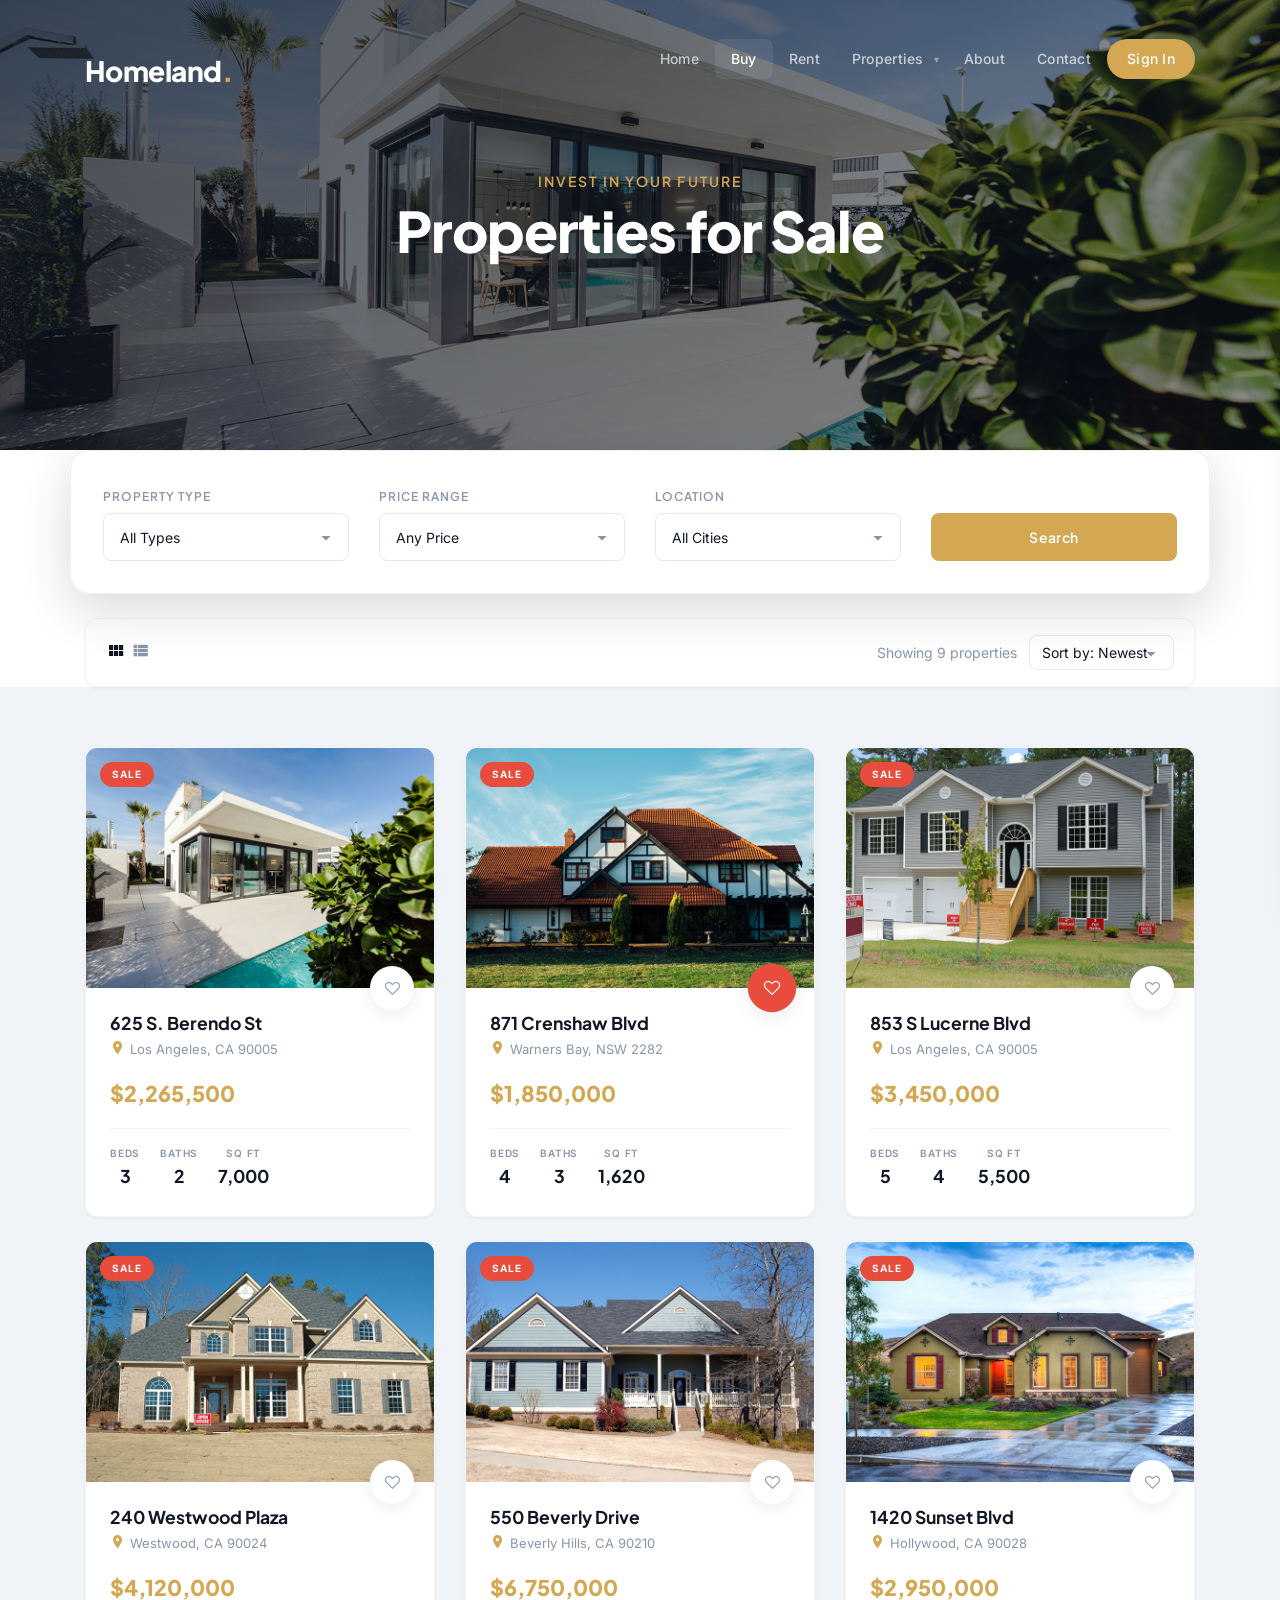
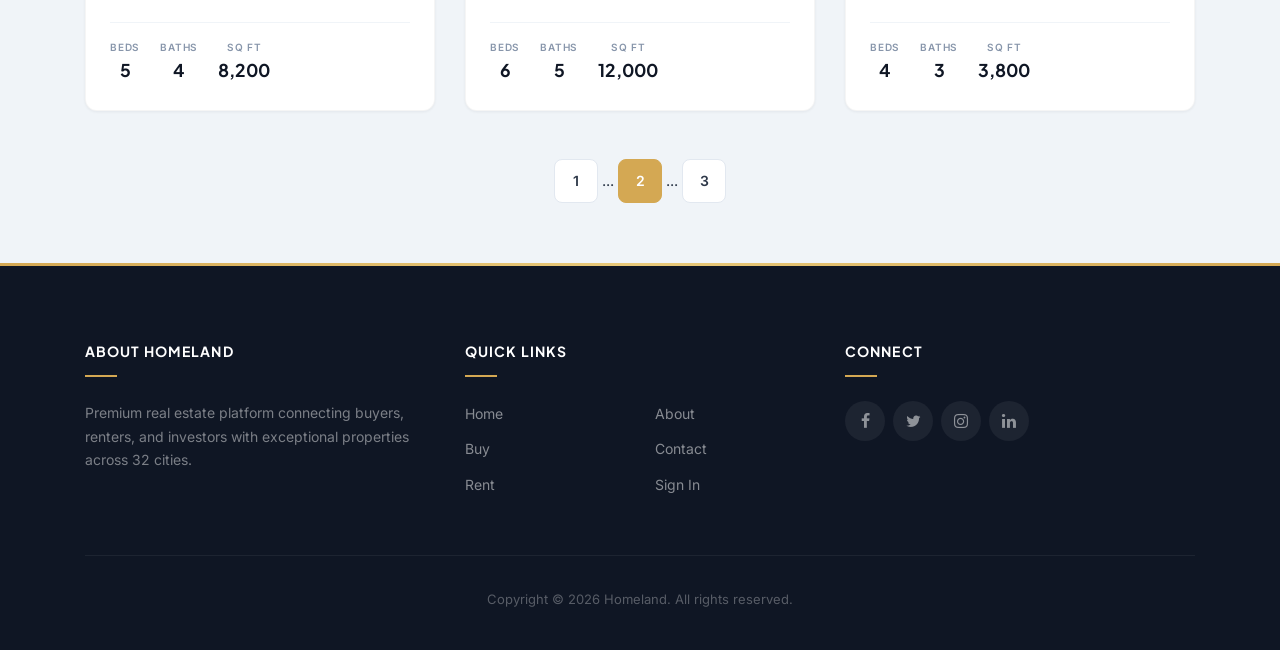
<file: buy.html>
<!DOCTYPE html>
<html lang="en">
  <head>
    <title>Buy Property — Homeland Real Estate</title>
    <meta charset="utf-8">
    <meta name="viewport" content="width=device-width, initial-scale=1, shrink-to-fit=no">
    <meta name="description" content="Browse properties for sale. Find your dream home from our curated collection of houses, condos, and land.">
    <link rel="preconnect" href="https://fonts.googleapis.com">
    <link rel="preconnect" href="https://fonts.gstatic.com" crossorigin>
    <link href="https://fonts.googleapis.com/css2?family=Plus+Jakarta+Sans:wght@400;500;600;700;800&family=Inter:wght@400;500;600&display=swap" rel="stylesheet">
    <link rel="stylesheet" href="fonts/icomoon/style.css">
    <link rel="stylesheet" href="https://cdn.jsdelivr.net/npm/bootstrap@4.6.2/dist/css/bootstrap.min.css" integrity="sha384-xOolHFLEh07PJGoPkLv1IbcEPTNtaed2xpHsD9ESMhqIYd0nLMwNLD69Npy4HI+N" crossorigin="anonymous">
    <link rel="stylesheet" href="fonts/flaticon/font/flaticon.css">
    <link rel="stylesheet" href="css/aos.css">
    <link rel="stylesheet" href="css/style.css">
  </head>
  <body>
  <div class="site-loader"></div>
  <div class="site-wrap">
    <div class="site-mobile-menu"><div class="site-mobile-menu-header"><div class="site-mobile-menu-close mt-3"><span class="icon-close2 js-menu-toggle"></span></div></div><div class="site-mobile-menu-body"></div></div>

    <div class="site-navbar" id="site-navbar">
      <div class="container py-1"><div class="row align-items-center"><div class="col-8 col-md-8 col-lg-4"><h1 class="mb-0 site-logo"><a href="index.html" class="text-white h2 mb-0"><strong>Homeland<span class="dot">.</span></strong></a></h1></div><div class="col-4 col-md-4 col-lg-8"><nav class="site-navigation text-right text-md-right" role="navigation"><div class="d-inline-block d-lg-none ml-md-0 mr-auto py-3"><a href="#" class="site-menu-toggle js-menu-toggle text-white"><span class="icon-menu h3"></span></a></div><ul class="site-menu js-clone-nav d-none d-lg-block"><li><a href="index.html">Home</a></li><li class="active"><a href="buy.html">Buy</a></li><li><a href="rent.html">Rent</a></li><li class="has-children"><a href="properties.html">Properties</a><ul class="dropdown arrow-top"><li><a href="#">Condo</a></li><li><a href="#">Property Land</a></li><li><a href="#">Commercial</a></li></ul></li><li><a href="about.html">About</a></li><li><a href="contact.html">Contact</a></li><li><a href="login.html">Sign In</a></li></ul></nav></div></div></div>
    </div>

    <div class="site-blocks-cover inner-page-cover overlay" style="background-image: url(images/hero_bg_1.jpg);">
      <div class="container"><div class="row align-items-center justify-content-center text-center"><div class="col-md-10" data-aos="fade-up"><span class="hero-subtitle">Invest in Your Future</span><h1>Properties for Sale</h1></div></div></div>
    </div>

    <!-- Search & Filters -->
    <div class="site-section site-section-sm pb-0">
      <div class="container">
        <div class="row">
          <form class="form-search col-md-12" style="margin-top:-60px;">
            <div class="row align-items-end">
              <div class="col-md-3"><label for="buy-type">Property Type</label><div class="select-wrap"><span class="icon icon-arrow_drop_down"></span><select id="buy-type" class="form-control d-block"><option>All Types</option><option>Condo</option><option>Commercial</option><option>Land</option><option>Villa</option></select></div></div>
              <div class="col-md-3"><label for="buy-price">Price Range</label><div class="select-wrap"><span class="icon icon-arrow_drop_down"></span><select id="buy-price" class="form-control d-block"><option>Any Price</option><option>Under $500K</option><option>$500K - $1M</option><option>$1M - $3M</option><option>$3M+</option></select></div></div>
              <div class="col-md-3"><label for="buy-city">Location</label><div class="select-wrap"><span class="icon icon-arrow_drop_down"></span><select id="buy-city" class="form-control d-block"><option>All Cities</option><option>New York</option><option>Los Angeles</option><option>London</option><option>Tokyo</option></select></div></div>
              <div class="col-md-3"><button type="submit" class="btn btn-amber btn-block">Search</button></div>
            </div>
          </form>
        </div>
        <div class="row mt-4">
          <div class="col-md-12">
            <div class="view-options d-md-flex align-items-center">
              <div class="mr-auto"><a href="buy.html" class="icon-view view-module active"><span class="icon-view_module"></span></a> <a href="view-list.html" class="icon-view view-list"><span class="icon-view_list"></span></a></div>
              <div class="ml-auto d-flex align-items-center">
                <span style="font-size:14px;color:var(--mist);margin-right:12px;">Showing 9 properties</span>
                <div class="select-wrap"><span class="icon icon-arrow_drop_down"></span><select class="form-control form-control-sm d-block"><option>Sort by: Newest</option><option>Price: Low to High</option><option>Price: High to Low</option></select></div>
              </div>
            </div>
          </div>
        </div>
      </div>
    </div>

    <!-- Property Grid -->
    <div class="site-section site-section-sm bg-light">
      <div class="container">
        <div class="row">
          <div class="col-md-6 col-lg-4 mb-4" data-aos="fade-up"><div class="property-entry h-100"><a href="property-details.html" class="property-thumbnail"><div class="offer-type-wrap"><span class="offer-type bg-danger">Sale</span></div><img src="images/img_1.jpg" alt="Property for sale"></a><div class="p-4 property-body"><a href="#" class="property-favorite"><span class="icon-heart-o"></span></a><h2 class="property-title"><a href="property-details.html">625 S. Berendo St</a></h2><span class="property-location d-block mb-3"><span class="property-icon icon-room"></span> Los Angeles, CA 90005</span><strong class="property-price d-block mb-3">$2,265,500</strong><ul class="property-specs-wrap mb-0"><li><span class="property-specs">Beds</span><span class="property-specs-number">3</span></li><li><span class="property-specs">Baths</span><span class="property-specs-number">2</span></li><li><span class="property-specs">SQ FT</span><span class="property-specs-number">7,000</span></li></ul></div></div></div>
          <div class="col-md-6 col-lg-4 mb-4" data-aos="fade-up" data-aos-delay="100"><div class="property-entry h-100"><a href="property-details.html" class="property-thumbnail"><div class="offer-type-wrap"><span class="offer-type bg-danger">Sale</span></div><img src="images/img_2.jpg" alt="Property for sale"></a><div class="p-4 property-body"><a href="#" class="property-favorite active"><span class="icon-heart-o"></span></a><h2 class="property-title"><a href="property-details.html">871 Crenshaw Blvd</a></h2><span class="property-location d-block mb-3"><span class="property-icon icon-room"></span> Warners Bay, NSW 2282</span><strong class="property-price d-block mb-3">$1,850,000</strong><ul class="property-specs-wrap mb-0"><li><span class="property-specs">Beds</span><span class="property-specs-number">4</span></li><li><span class="property-specs">Baths</span><span class="property-specs-number">3</span></li><li><span class="property-specs">SQ FT</span><span class="property-specs-number">1,620</span></li></ul></div></div></div>
          <div class="col-md-6 col-lg-4 mb-4" data-aos="fade-up" data-aos-delay="200"><div class="property-entry h-100"><a href="property-details.html" class="property-thumbnail"><div class="offer-type-wrap"><span class="offer-type bg-danger">Sale</span></div><img src="images/img_3.jpg" alt="Property for sale"></a><div class="p-4 property-body"><a href="#" class="property-favorite"><span class="icon-heart-o"></span></a><h2 class="property-title"><a href="property-details.html">853 S Lucerne Blvd</a></h2><span class="property-location d-block mb-3"><span class="property-icon icon-room"></span> Los Angeles, CA 90005</span><strong class="property-price d-block mb-3">$3,450,000</strong><ul class="property-specs-wrap mb-0"><li><span class="property-specs">Beds</span><span class="property-specs-number">5</span></li><li><span class="property-specs">Baths</span><span class="property-specs-number">4</span></li><li><span class="property-specs">SQ FT</span><span class="property-specs-number">5,500</span></li></ul></div></div></div>
          <div class="col-md-6 col-lg-4 mb-4" data-aos="fade-up"><div class="property-entry h-100"><a href="property-details.html" class="property-thumbnail"><div class="offer-type-wrap"><span class="offer-type bg-danger">Sale</span></div><img src="images/img_4.jpg" alt="Property for sale"></a><div class="p-4 property-body"><a href="#" class="property-favorite"><span class="icon-heart-o"></span></a><h2 class="property-title"><a href="property-details.html">240 Westwood Plaza</a></h2><span class="property-location d-block mb-3"><span class="property-icon icon-room"></span> Westwood, CA 90024</span><strong class="property-price d-block mb-3">$4,120,000</strong><ul class="property-specs-wrap mb-0"><li><span class="property-specs">Beds</span><span class="property-specs-number">5</span></li><li><span class="property-specs">Baths</span><span class="property-specs-number">4</span></li><li><span class="property-specs">SQ FT</span><span class="property-specs-number">8,200</span></li></ul></div></div></div>
          <div class="col-md-6 col-lg-4 mb-4" data-aos="fade-up" data-aos-delay="100"><div class="property-entry h-100"><a href="property-details.html" class="property-thumbnail"><div class="offer-type-wrap"><span class="offer-type bg-danger">Sale</span></div><img src="images/img_7.jpg" alt="Property for sale"></a><div class="p-4 property-body"><a href="#" class="property-favorite"><span class="icon-heart-o"></span></a><h2 class="property-title"><a href="property-details.html">550 Beverly Drive</a></h2><span class="property-location d-block mb-3"><span class="property-icon icon-room"></span> Beverly Hills, CA 90210</span><strong class="property-price d-block mb-3">$6,750,000</strong><ul class="property-specs-wrap mb-0"><li><span class="property-specs">Beds</span><span class="property-specs-number">6</span></li><li><span class="property-specs">Baths</span><span class="property-specs-number">5</span></li><li><span class="property-specs">SQ FT</span><span class="property-specs-number">12,000</span></li></ul></div></div></div>
          <div class="col-md-6 col-lg-4 mb-4" data-aos="fade-up" data-aos-delay="200"><div class="property-entry h-100"><a href="property-details.html" class="property-thumbnail"><div class="offer-type-wrap"><span class="offer-type bg-danger">Sale</span></div><img src="images/img_8.jpg" alt="Property for sale"></a><div class="p-4 property-body"><a href="#" class="property-favorite"><span class="icon-heart-o"></span></a><h2 class="property-title"><a href="property-details.html">1420 Sunset Blvd</a></h2><span class="property-location d-block mb-3"><span class="property-icon icon-room"></span> Hollywood, CA 90028</span><strong class="property-price d-block mb-3">$2,950,000</strong><ul class="property-specs-wrap mb-0"><li><span class="property-specs">Beds</span><span class="property-specs-number">4</span></li><li><span class="property-specs">Baths</span><span class="property-specs-number">3</span></li><li><span class="property-specs">SQ FT</span><span class="property-specs-number">3,800</span></li></ul></div></div></div>
        </div>
        <div class="row mt-4"><div class="col-12 text-center site-pagination"><a href="#">1</a> <span>...</span> <a href="#" class="active">2</a> <span>...</span> <a href="#">3</a></div></div>
      </div>
    </div>

    <footer class="site-footer">
      <div class="container">
        <div class="row">
          <div class="col-lg-4 mb-5 mb-lg-0"><h3 class="footer-heading mb-4">About Homeland</h3><p>Premium real estate platform connecting buyers, renters, and investors with exceptional properties across 32 cities.</p></div>
          <div class="col-lg-4 mb-5 mb-lg-0"><div class="row"><div class="col-md-12"><h3 class="footer-heading mb-4">Quick Links</h3></div><div class="col-md-6"><ul><li><a href="index.html">Home</a></li><li><a href="buy.html">Buy</a></li><li><a href="rent.html">Rent</a></li></ul></div><div class="col-md-6"><ul><li><a href="about.html">About</a></li><li><a href="contact.html">Contact</a></li><li><a href="login.html">Sign In</a></li></ul></div></div></div>
          <div class="col-lg-4"><h3 class="footer-heading mb-4">Connect</h3><div class="footer-social mt-3"><a href="#"><span class="icon-facebook"></span></a><a href="#"><span class="icon-twitter"></span></a><a href="#"><span class="icon-instagram"></span></a><a href="#"><span class="icon-linkedin"></span></a></div></div>
        </div>
        <div class="footer-bottom"><p>Copyright &copy; <script>document.write(new Date().getFullYear());</script> Homeland. All rights reserved.</p></div>
      </div>
    </footer>
  </div>
  <script src="js/jquery-3.3.1.min.js"></script>
  <script src="js/jquery-migrate-3.0.1.min.js"></script>
  <script src="js/jquery-ui.js"></script>
  <script src="https://cdn.jsdelivr.net/npm/popper.js@1.16.1/dist/umd/popper.min.js" integrity="sha384-9/reFTGAW83EW2RDu2S0VKaIzap3H66lZH81PoYlFhbGU+6BZp6G7bd94AOUN395" crossorigin="anonymous"></script>
  <script src="https://cdn.jsdelivr.net/npm/bootstrap@4.6.2/dist/js/bootstrap.min.js" integrity="sha384-+sLIOodYLS7CIrQpBjl+C7CHatG27Cx5JB09aeUMFOI+aAFuQ+a5Y5bL69s/KUOA" crossorigin="anonymous"></script>
  <script src="js/aos.js"></script>
  <script src="js/main.js"></script>
  </body>
</html>
</file>
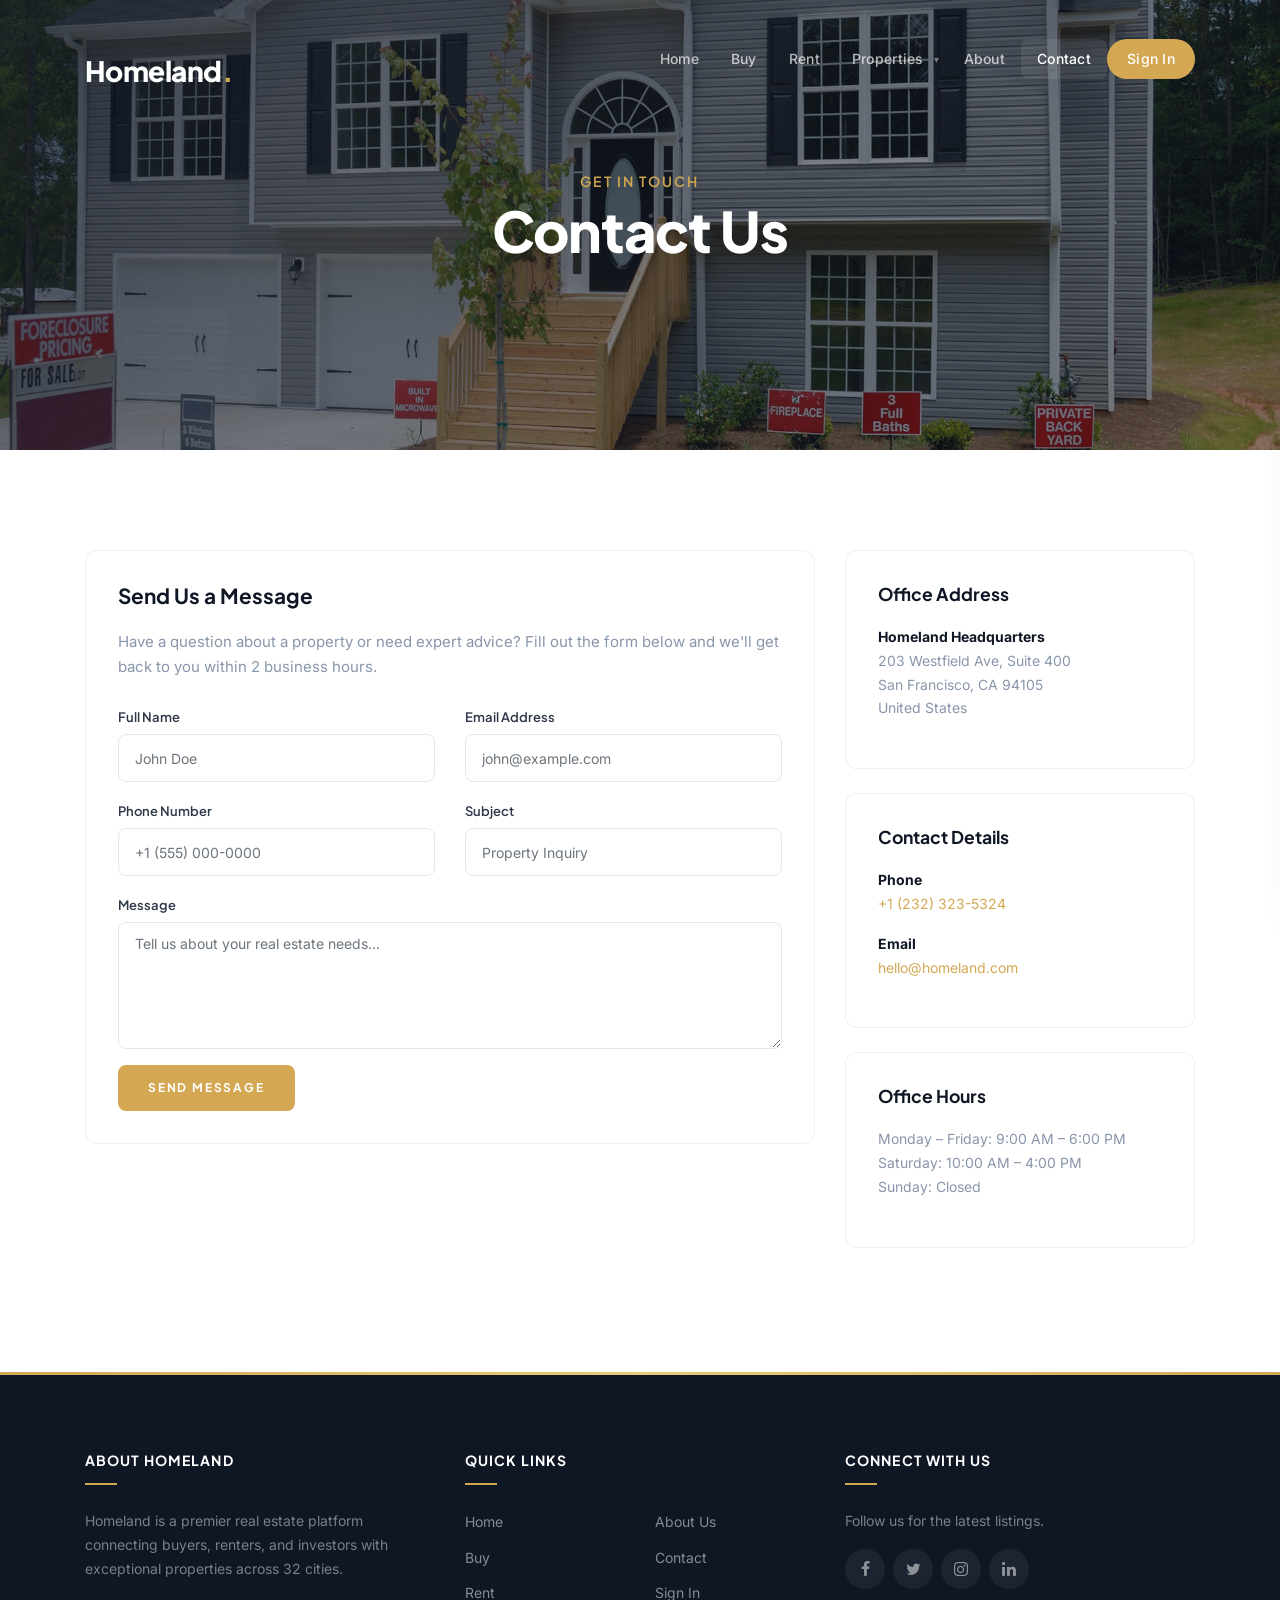
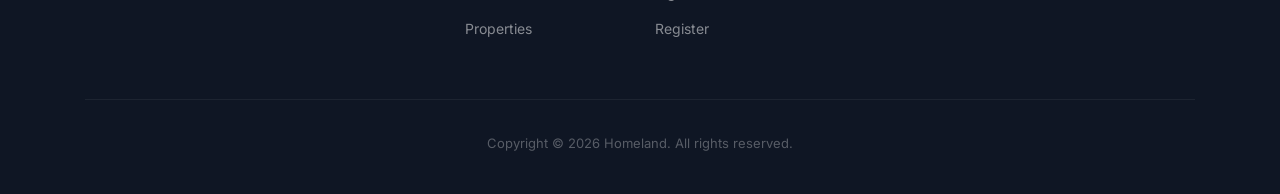
<file: contact.html>
<!DOCTYPE html>
<html lang="en">
  <head>
    <title>Contact Us — Homeland Real Estate</title>
    <meta charset="utf-8">
    <meta name="viewport" content="width=device-width, initial-scale=1, shrink-to-fit=no">
    <meta name="description" content="Get in touch with Homeland. Contact our real estate experts for property inquiries, consultations, and support.">
    <link rel="preconnect" href="https://fonts.googleapis.com">
    <link rel="preconnect" href="https://fonts.gstatic.com" crossorigin>
    <link href="https://fonts.googleapis.com/css2?family=Plus+Jakarta+Sans:wght@400;500;600;700;800&family=Inter:wght@400;500;600&display=swap" rel="stylesheet">
    <link rel="stylesheet" href="fonts/icomoon/style.css">
    <link rel="stylesheet" href="https://cdn.jsdelivr.net/npm/bootstrap@4.6.2/dist/css/bootstrap.min.css" integrity="sha384-xOolHFLEh07PJGoPkLv1IbcEPTNtaed2xpHsD9ESMhqIYd0nLMwNLD69Npy4HI+N" crossorigin="anonymous">
    <link rel="stylesheet" href="fonts/flaticon/font/flaticon.css">
    <link rel="stylesheet" href="css/aos.css">
    <link rel="stylesheet" href="css/style.css">
  </head>
  <body>
  <div class="site-loader"></div>
  <div class="site-wrap">
    <div class="site-mobile-menu"><div class="site-mobile-menu-header"><div class="site-mobile-menu-close mt-3"><span class="icon-close2 js-menu-toggle"></span></div></div><div class="site-mobile-menu-body"></div></div>

    <div class="site-navbar" id="site-navbar">
      <div class="container py-1"><div class="row align-items-center"><div class="col-8 col-md-8 col-lg-4"><h1 class="mb-0 site-logo"><a href="index.html" class="text-white h2 mb-0"><strong>Homeland<span class="dot">.</span></strong></a></h1></div><div class="col-4 col-md-4 col-lg-8"><nav class="site-navigation text-right text-md-right" role="navigation"><div class="d-inline-block d-lg-none ml-md-0 mr-auto py-3"><a href="#" class="site-menu-toggle js-menu-toggle text-white"><span class="icon-menu h3"></span></a></div><ul class="site-menu js-clone-nav d-none d-lg-block"><li><a href="index.html">Home</a></li><li><a href="buy.html">Buy</a></li><li><a href="rent.html">Rent</a></li><li class="has-children"><a href="properties.html">Properties</a><ul class="dropdown arrow-top"><li><a href="#">Condo</a></li><li><a href="#">Property Land</a></li><li><a href="#">Commercial</a></li></ul></li><li><a href="about.html">About</a></li><li class="active"><a href="contact.html">Contact</a></li><li><a href="login.html">Sign In</a></li></ul></nav></div></div></div>
    </div>

    <div class="site-blocks-cover inner-page-cover overlay" style="background-image: url(images/hero_bg_2.jpg);">
      <div class="container"><div class="row align-items-center justify-content-center text-center"><div class="col-md-10" data-aos="fade-up"><span class="hero-subtitle">Get in Touch</span><h1>Contact Us</h1></div></div></div>
    </div>

    <div class="site-section">
      <div class="container">
        <div class="row">
          <div class="col-lg-8 mb-5" data-aos="fade-up">
            <div class="widget">
              <h3 class="widget-title" style="font-size:1.3rem;">Send Us a Message</h3>
              <p class="text-mist mb-4">Have a question about a property or need expert advice? Fill out the form below and we'll get back to you within 2 business hours.</p>
              <form action="#" id="contact-form">
                <div class="row">
                  <div class="col-md-6 mb-3">
                    <label for="fullname">Full Name</label>
                    <input type="text" id="fullname" class="form-control" placeholder="John Doe" required>
                  </div>
                  <div class="col-md-6 mb-3">
                    <label for="email">Email Address</label>
                    <input type="email" id="email" class="form-control" placeholder="john@example.com" required>
                  </div>
                </div>
                <div class="row">
                  <div class="col-md-6 mb-3">
                    <label for="phone">Phone Number</label>
                    <input type="tel" id="phone" class="form-control" placeholder="+1 (555) 000-0000">
                  </div>
                  <div class="col-md-6 mb-3">
                    <label for="subject">Subject</label>
                    <input type="text" id="subject" class="form-control" placeholder="Property Inquiry">
                  </div>
                </div>
                <div class="mb-3">
                  <label for="message">Message</label>
                  <textarea name="message" id="message" rows="5" class="form-control" placeholder="Tell us about your real estate needs..." required></textarea>
                </div>
                <button type="submit" class="btn btn-amber btn-2">Send Message</button>
              </form>
            </div>
          </div>

          <div class="col-lg-4" data-aos="fade-up" data-aos-delay="100">
            <div class="widget">
              <h3 class="widget-title">Office Address</h3>
              <p style="color:var(--mist);font-size:14px;">
                <strong style="color:var(--coal);">Homeland Headquarters</strong><br>
                203 Westfield Ave, Suite 400<br>
                San Francisco, CA 94105<br>
                United States
              </p>
            </div>
            <div class="widget">
              <h3 class="widget-title">Contact Details</h3>
              <p style="font-size:14px;"><strong style="color:var(--coal);">Phone</strong><br><a href="tel:+12323235324" style="color:var(--amber);">+1 (232) 323-5324</a></p>
              <p style="font-size:14px;"><strong style="color:var(--coal);">Email</strong><br><a href="mailto:hello@homeland.com" style="color:var(--amber);">hello@homeland.com</a></p>
            </div>
            <div class="widget">
              <h3 class="widget-title">Office Hours</h3>
              <p style="color:var(--mist);font-size:14px;">
                Monday – Friday: 9:00 AM – 6:00 PM<br>
                Saturday: 10:00 AM – 4:00 PM<br>
                Sunday: Closed
              </p>
            </div>
          </div>
        </div>
      </div>
    </div>

    <footer class="site-footer">
      <div class="container">
        <div class="row">
          <div class="col-lg-4 mb-5 mb-lg-0"><h3 class="footer-heading mb-4">About Homeland</h3><p>Homeland is a premier real estate platform connecting buyers, renters, and investors with exceptional properties across 32 cities.</p></div>
          <div class="col-lg-4 mb-5 mb-lg-0"><div class="row"><div class="col-md-12"><h3 class="footer-heading mb-4">Quick Links</h3></div><div class="col-md-6"><ul><li><a href="index.html">Home</a></li><li><a href="buy.html">Buy</a></li><li><a href="rent.html">Rent</a></li><li><a href="properties.html">Properties</a></li></ul></div><div class="col-md-6"><ul><li><a href="about.html">About Us</a></li><li><a href="contact.html">Contact</a></li><li><a href="login.html">Sign In</a></li><li><a href="register.html">Register</a></li></ul></div></div></div>
          <div class="col-lg-4"><h3 class="footer-heading mb-4">Connect With Us</h3><p>Follow us for the latest listings.</p><div class="footer-social mt-3"><a href="#"><span class="icon-facebook"></span></a><a href="#"><span class="icon-twitter"></span></a><a href="#"><span class="icon-instagram"></span></a><a href="#"><span class="icon-linkedin"></span></a></div></div>
        </div>
        <div class="footer-bottom"><p>Copyright &copy; <script>document.write(new Date().getFullYear());</script> Homeland. All rights reserved.</p></div>
      </div>
    </footer>
  </div>
  <script src="js/jquery-3.3.1.min.js"></script>
  <script src="js/jquery-migrate-3.0.1.min.js"></script>
  <script src="js/jquery-ui.js"></script>
  <script src="https://cdn.jsdelivr.net/npm/popper.js@1.16.1/dist/umd/popper.min.js" integrity="sha384-9/reFTGAW83EW2RDu2S0VKaIzap3H66lZH81PoYlFhbGU+6BZp6G7bd94AOUN395" crossorigin="anonymous"></script>
  <script src="https://cdn.jsdelivr.net/npm/bootstrap@4.6.2/dist/js/bootstrap.min.js" integrity="sha384-+sLIOodYLS7CIrQpBjl+C7CHatG27Cx5JB09aeUMFOI+aAFuQ+a5Y5bL69s/KUOA" crossorigin="anonymous"></script>
  <script src="js/aos.js"></script>
  <script src="js/main.js"></script>
  </body>
</html>
</file>
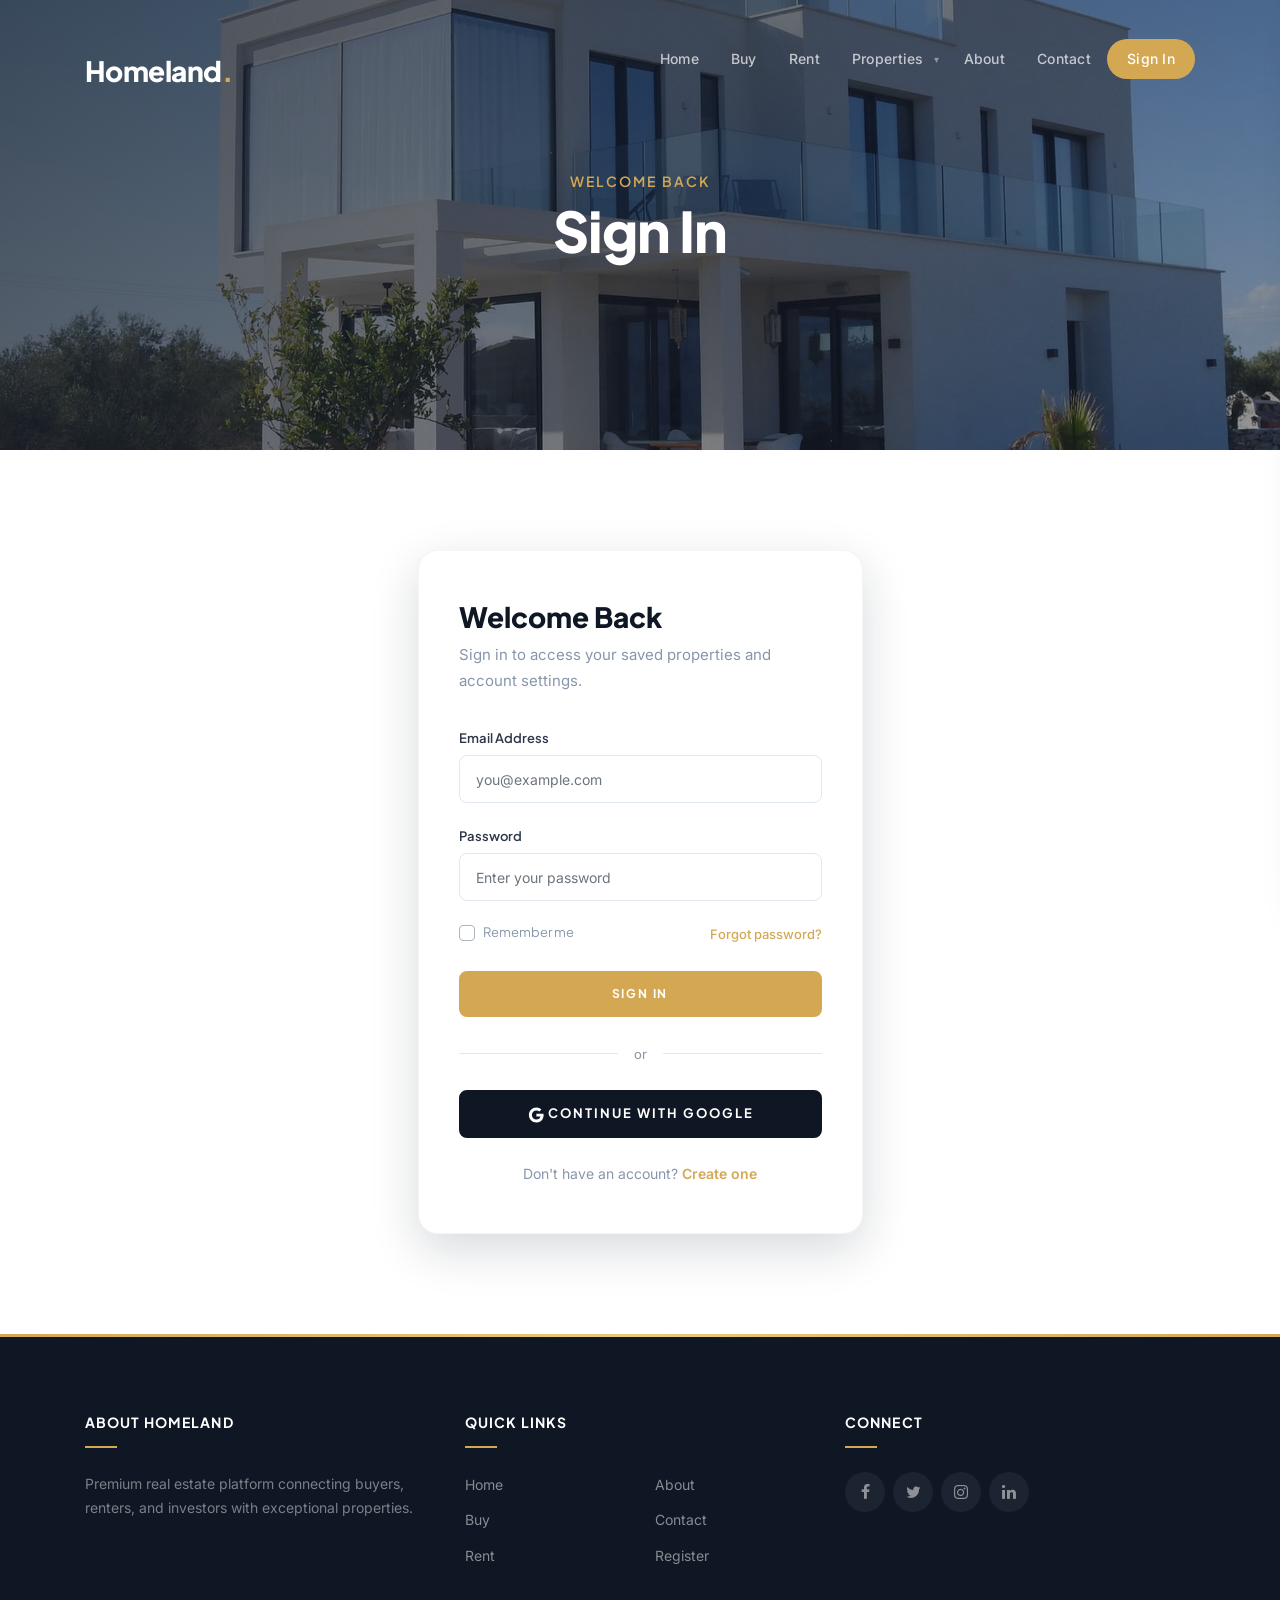
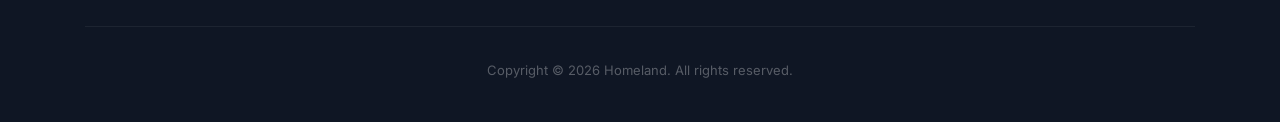
<file: login.html>
<!DOCTYPE html>
<html lang="en">
  <head>
    <title>Sign In — Homeland Real Estate</title>
    <meta charset="utf-8">
    <meta name="viewport" content="width=device-width, initial-scale=1, shrink-to-fit=no">
    <meta name="description" content="Sign in to your Homeland account to manage saved properties, get alerts, and connect with agents.">
    <link rel="preconnect" href="https://fonts.googleapis.com">
    <link rel="preconnect" href="https://fonts.gstatic.com" crossorigin>
    <link href="https://fonts.googleapis.com/css2?family=Plus+Jakarta+Sans:wght@400;500;600;700;800&family=Inter:wght@400;500;600&display=swap" rel="stylesheet">
    <link rel="stylesheet" href="fonts/icomoon/style.css">
    <link rel="stylesheet" href="https://cdn.jsdelivr.net/npm/bootstrap@4.6.2/dist/css/bootstrap.min.css" integrity="sha384-xOolHFLEh07PJGoPkLv1IbcEPTNtaed2xpHsD9ESMhqIYd0nLMwNLD69Npy4HI+N" crossorigin="anonymous">
    <link rel="stylesheet" href="css/aos.css">
    <link rel="stylesheet" href="css/style.css">
  </head>
  <body>
  <div class="site-loader"></div>
  <div class="site-wrap">
    <div class="site-mobile-menu"><div class="site-mobile-menu-header"><div class="site-mobile-menu-close mt-3"><span class="icon-close2 js-menu-toggle"></span></div></div><div class="site-mobile-menu-body"></div></div>

    <div class="site-navbar" id="site-navbar">
      <div class="container py-1"><div class="row align-items-center"><div class="col-8 col-md-8 col-lg-4"><h1 class="mb-0 site-logo"><a href="index.html" class="text-white h2 mb-0"><strong>Homeland<span class="dot">.</span></strong></a></h1></div><div class="col-4 col-md-4 col-lg-8"><nav class="site-navigation text-right text-md-right" role="navigation"><div class="d-inline-block d-lg-none ml-md-0 mr-auto py-3"><a href="#" class="site-menu-toggle js-menu-toggle text-white"><span class="icon-menu h3"></span></a></div><ul class="site-menu js-clone-nav d-none d-lg-block"><li><a href="index.html">Home</a></li><li><a href="buy.html">Buy</a></li><li><a href="rent.html">Rent</a></li><li class="has-children"><a href="properties.html">Properties</a><ul class="dropdown arrow-top"><li><a href="#">Condo</a></li><li><a href="#">Property Land</a></li><li><a href="#">Commercial</a></li></ul></li><li><a href="about.html">About</a></li><li><a href="contact.html">Contact</a></li><li class="active"><a href="login.html">Sign In</a></li></ul></nav></div></div></div>
    </div>

    <div class="site-blocks-cover inner-page-cover overlay" style="background-image: url(images/hero_bg_4.jpg);">
      <div class="container"><div class="row align-items-center justify-content-center text-center"><div class="col-md-10" data-aos="fade-up"><span class="hero-subtitle">Welcome Back</span><h1>Sign In</h1></div></div></div>
    </div>

    <div class="site-section">
      <div class="container">
        <div class="row justify-content-center">
          <div class="col-md-6 col-lg-5" data-aos="fade-up">
            <div class="auth-card">
              <h3>Welcome Back</h3>
              <p class="auth-subtitle">Sign in to access your saved properties and account settings.</p>
              <form action="" id="login-form">
                <div class="form-group">
                  <label for="email">Email Address</label>
                  <input type="email" id="email" class="form-control" placeholder="you@example.com" required>
                </div>
                <div class="form-group">
                  <label for="password">Password</label>
                  <input type="password" id="password" class="form-control" placeholder="Enter your password" required>
                </div>
                <div class="d-flex justify-content-between align-items-center mb-4">
                  <div class="custom-control custom-checkbox">
                    <input type="checkbox" class="custom-control-input" id="remember">
                    <label class="custom-control-label" for="remember" style="font-size:13px;font-weight:400;color:var(--mist);">Remember me</label>
                  </div>
                  <a href="#" style="font-size:13px;color:var(--amber);font-weight:500;">Forgot password?</a>
                </div>
                <button type="submit" class="btn btn-amber btn-block btn-2">Sign In</button>
              </form>
              <div class="form-divider"><span>or</span></div>
              <button class="btn btn-dark btn-block btn-2" style="font-size:13px;">
                <svg width="18" height="18" viewBox="0 0 24 24" fill="currentColor"><path d="M12.545,10.239v3.821h5.445c-0.712,2.315-2.647,3.972-5.445,3.972c-3.332,0-6.033-2.701-6.033-6.032s2.701-6.032,6.033-6.032c1.498,0,2.866,0.549,3.921,1.453l2.814-2.814C17.503,2.988,15.139,2,12.545,2C7.021,2,2.543,6.477,2.543,12s4.478,10,10.002,10c8.396,0,10.249-7.85,9.426-11.748L12.545,10.239z"/></svg>
                Continue with Google
              </button>
              <div class="auth-link">
                Don't have an account? <a href="register.html">Create one</a>
              </div>
            </div>
          </div>
        </div>
      </div>
    </div>

    <footer class="site-footer">
      <div class="container">
        <div class="row">
          <div class="col-lg-4 mb-5 mb-lg-0"><h3 class="footer-heading mb-4">About Homeland</h3><p>Premium real estate platform connecting buyers, renters, and investors with exceptional properties.</p></div>
          <div class="col-lg-4 mb-5 mb-lg-0"><div class="row"><div class="col-md-12"><h3 class="footer-heading mb-4">Quick Links</h3></div><div class="col-md-6"><ul><li><a href="index.html">Home</a></li><li><a href="buy.html">Buy</a></li><li><a href="rent.html">Rent</a></li></ul></div><div class="col-md-6"><ul><li><a href="about.html">About</a></li><li><a href="contact.html">Contact</a></li><li><a href="register.html">Register</a></li></ul></div></div></div>
          <div class="col-lg-4"><h3 class="footer-heading mb-4">Connect</h3><div class="footer-social mt-3"><a href="#"><span class="icon-facebook"></span></a><a href="#"><span class="icon-twitter"></span></a><a href="#"><span class="icon-instagram"></span></a><a href="#"><span class="icon-linkedin"></span></a></div></div>
        </div>
        <div class="footer-bottom"><p>Copyright &copy; <script>document.write(new Date().getFullYear());</script> Homeland. All rights reserved.</p></div>
      </div>
    </footer>
  </div>
  <script src="js/jquery-3.3.1.min.js"></script>
  <script src="js/jquery-migrate-3.0.1.min.js"></script>
  <script src="js/jquery-ui.js"></script>
  <script src="https://cdn.jsdelivr.net/npm/popper.js@1.16.1/dist/umd/popper.min.js" integrity="sha384-9/reFTGAW83EW2RDu2S0VKaIzap3H66lZH81PoYlFhbGU+6BZp6G7bd94AOUN395" crossorigin="anonymous"></script>
  <script src="https://cdn.jsdelivr.net/npm/bootstrap@4.6.2/dist/js/bootstrap.min.js" integrity="sha384-+sLIOodYLS7CIrQpBjl+C7CHatG27Cx5JB09aeUMFOI+aAFuQ+a5Y5bL69s/KUOA" crossorigin="anonymous"></script>
  <script src="js/aos.js"></script>
  <script src="js/main.js"></script>
  </body>
</html>
</file>
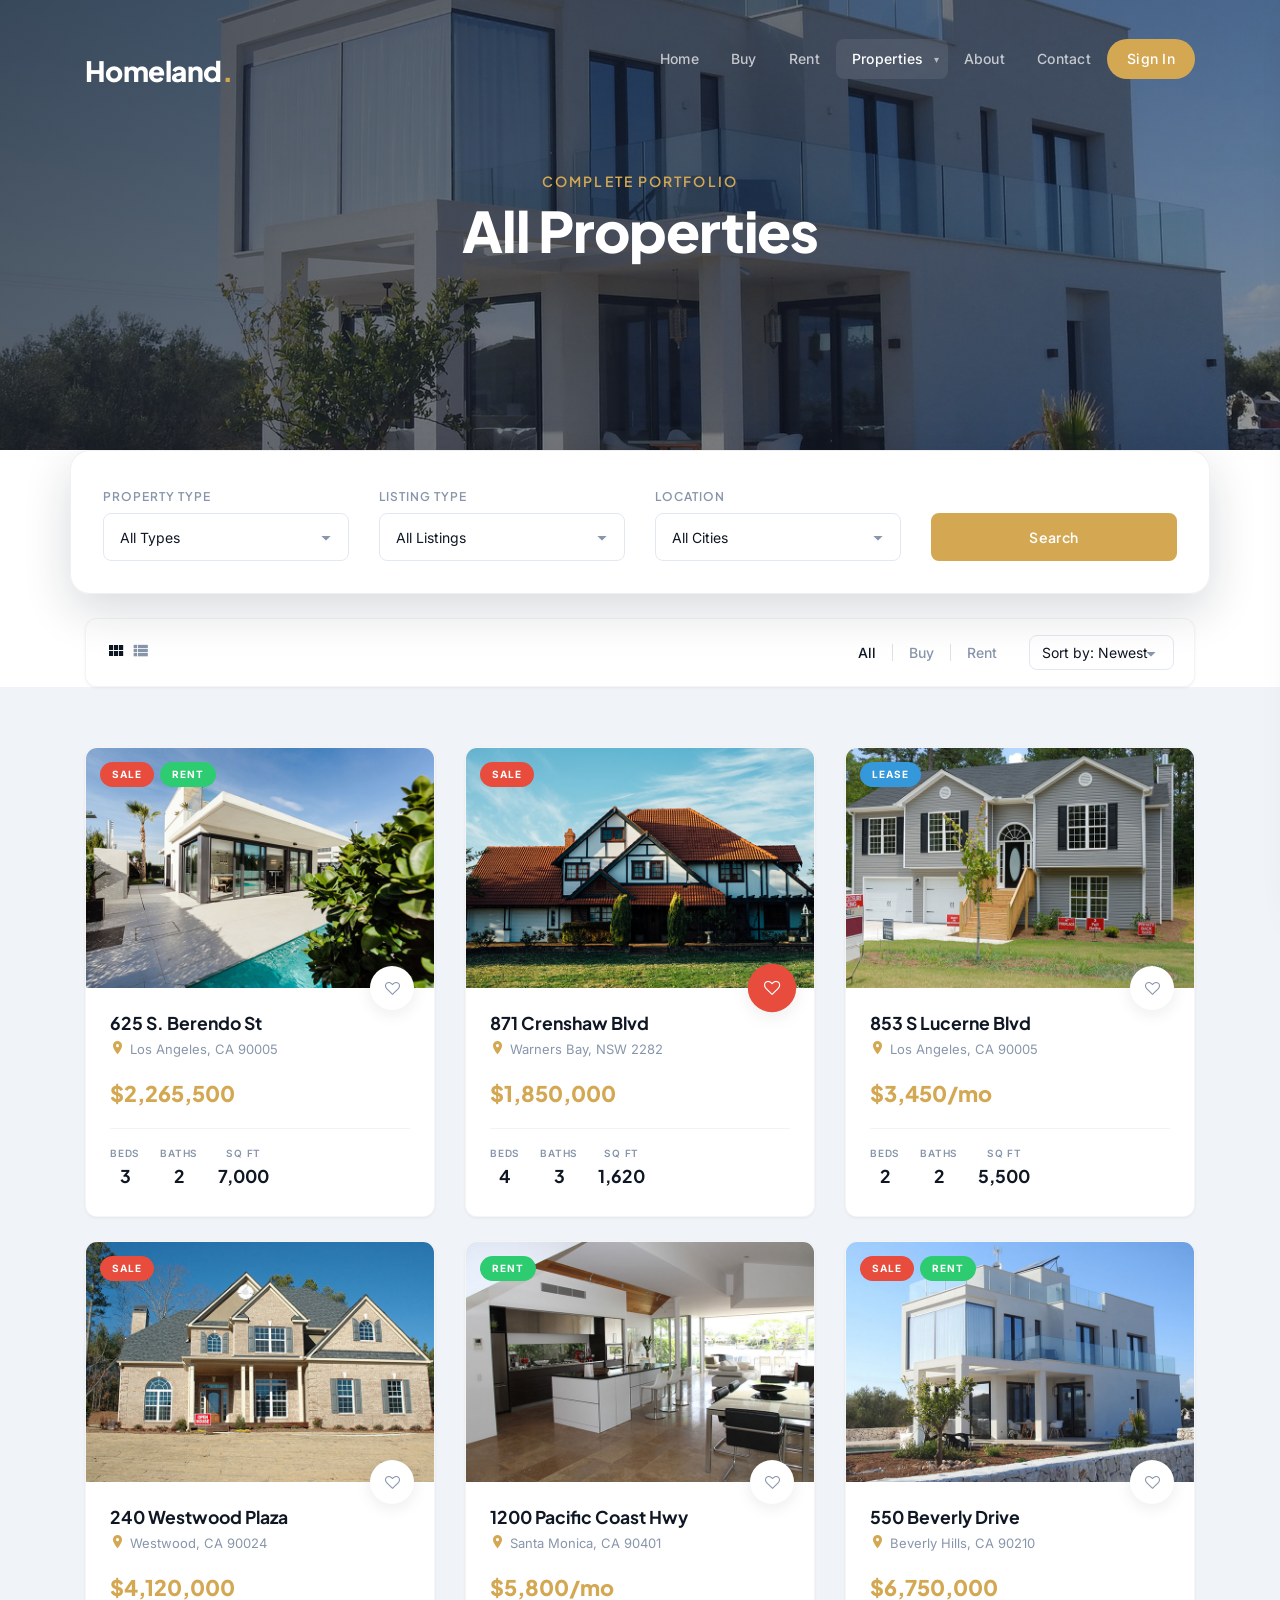
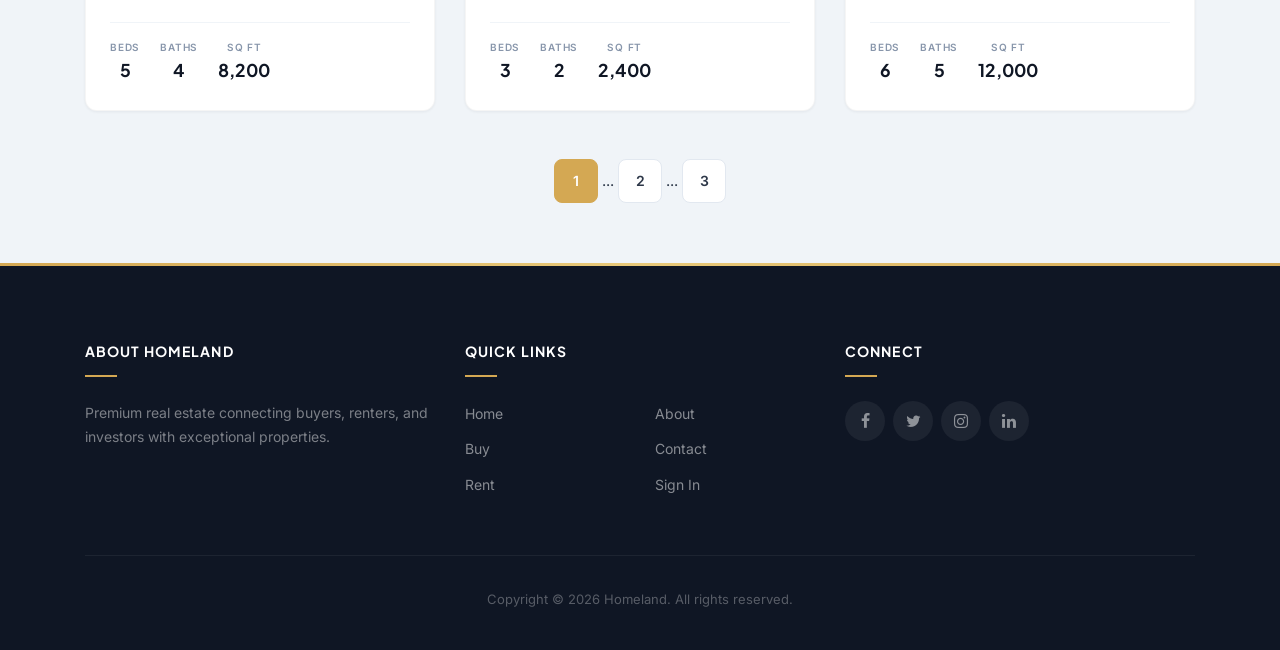
<file: properties.html>
<!DOCTYPE html>
<html lang="en">
  <head>
    <title>All Properties — Homeland Real Estate</title>
    <meta charset="utf-8">
    <meta name="viewport" content="width=device-width, initial-scale=1, shrink-to-fit=no">
    <meta name="description" content="Browse all available properties — for sale, rent, or lease. Use our filters to find exactly what you need.">
    <link rel="preconnect" href="https://fonts.googleapis.com"><link rel="preconnect" href="https://fonts.gstatic.com" crossorigin>
    <link href="https://fonts.googleapis.com/css2?family=Plus+Jakarta+Sans:wght@400;500;600;700;800&family=Inter:wght@400;500;600&display=swap" rel="stylesheet">
    <link rel="stylesheet" href="fonts/icomoon/style.css">
    <link rel="stylesheet" href="https://cdn.jsdelivr.net/npm/bootstrap@4.6.2/dist/css/bootstrap.min.css" integrity="sha384-xOolHFLEh07PJGoPkLv1IbcEPTNtaed2xpHsD9ESMhqIYd0nLMwNLD69Npy4HI+N" crossorigin="anonymous">
    <link rel="stylesheet" href="fonts/flaticon/font/flaticon.css">
    <link rel="stylesheet" href="css/aos.css">
    <link rel="stylesheet" href="css/style.css">
  </head>
  <body>
  <div class="site-loader"></div>
  <div class="site-wrap">
    <div class="site-mobile-menu"><div class="site-mobile-menu-header"><div class="site-mobile-menu-close mt-3"><span class="icon-close2 js-menu-toggle"></span></div></div><div class="site-mobile-menu-body"></div></div>
    <div class="site-navbar" id="site-navbar"><div class="container py-1"><div class="row align-items-center"><div class="col-8 col-md-8 col-lg-4"><h1 class="mb-0 site-logo"><a href="index.html" class="text-white h2 mb-0"><strong>Homeland<span class="dot">.</span></strong></a></h1></div><div class="col-4 col-md-4 col-lg-8"><nav class="site-navigation text-right text-md-right" role="navigation"><div class="d-inline-block d-lg-none ml-md-0 mr-auto py-3"><a href="#" class="site-menu-toggle js-menu-toggle text-white"><span class="icon-menu h3"></span></a></div><ul class="site-menu js-clone-nav d-none d-lg-block"><li><a href="index.html">Home</a></li><li><a href="buy.html">Buy</a></li><li><a href="rent.html">Rent</a></li><li class="has-children active"><a href="properties.html">Properties</a><ul class="dropdown arrow-top"><li><a href="#">Condo</a></li><li><a href="#">Property Land</a></li><li><a href="#">Commercial</a></li></ul></li><li><a href="about.html">About</a></li><li><a href="contact.html">Contact</a></li><li><a href="login.html">Sign In</a></li></ul></nav></div></div></div></div>

    <div class="site-blocks-cover inner-page-cover overlay" style="background-image: url(images/hero_bg_4.jpg);"><div class="container"><div class="row align-items-center justify-content-center text-center"><div class="col-md-10" data-aos="fade-up"><span class="hero-subtitle">Complete Portfolio</span><h1>All Properties</h1></div></div></div></div>

    <div class="site-section site-section-sm pb-0">
      <div class="container">
        <div class="row"><form class="form-search col-md-12" style="margin-top:-60px;"><div class="row align-items-end"><div class="col-md-3"><label>Property Type</label><div class="select-wrap"><span class="icon icon-arrow_drop_down"></span><select class="form-control d-block"><option>All Types</option><option>Condo</option><option>Commercial</option><option>Land</option><option>Villa</option></select></div></div><div class="col-md-3"><label>Listing Type</label><div class="select-wrap"><span class="icon icon-arrow_drop_down"></span><select class="form-control d-block"><option>All Listings</option><option>For Sale</option><option>For Rent</option><option>For Lease</option></select></div></div><div class="col-md-3"><label>Location</label><div class="select-wrap"><span class="icon icon-arrow_drop_down"></span><select class="form-control d-block"><option>All Cities</option><option>New York</option><option>Los Angeles</option><option>Chicago</option><option>Miami</option></select></div></div><div class="col-md-3"><button type="submit" class="btn btn-amber btn-block">Search</button></div></div></form></div>
        <div class="row mt-4"><div class="col-md-12"><div class="view-options d-md-flex align-items-center"><div class="mr-auto"><a href="properties.html" class="icon-view view-module active"><span class="icon-view_module"></span></a> <a href="view-list.html" class="icon-view view-list"><span class="icon-view_list"></span></a></div><div class="ml-auto d-flex align-items-center"><div class="mr-3"><a href="#" class="view-list px-3 border-right active" style="font-size:14px;">All</a><a href="buy.html" class="view-list px-3 border-right" style="font-size:14px;">Buy</a><a href="rent.html" class="view-list px-3" style="font-size:14px;">Rent</a></div><div class="select-wrap"><span class="icon icon-arrow_drop_down"></span><select class="form-control form-control-sm d-block"><option>Sort by: Newest</option><option>Price: Low to High</option><option>Price: High to Low</option></select></div></div></div></div></div>
      </div>
    </div>

    <div class="site-section site-section-sm bg-light">
      <div class="container">
        <div class="row">
          <div class="col-md-6 col-lg-4 mb-4" data-aos="fade-up"><div class="property-entry h-100"><a href="property-details.html" class="property-thumbnail"><div class="offer-type-wrap"><span class="offer-type bg-danger">Sale</span><span class="offer-type bg-success">Rent</span></div><img src="images/img_1.jpg" alt="Property"></a><div class="p-4 property-body"><a href="#" class="property-favorite"><span class="icon-heart-o"></span></a><h2 class="property-title"><a href="property-details.html">625 S. Berendo St</a></h2><span class="property-location d-block mb-3"><span class="property-icon icon-room"></span> Los Angeles, CA 90005</span><strong class="property-price d-block mb-3">$2,265,500</strong><ul class="property-specs-wrap mb-0"><li><span class="property-specs">Beds</span><span class="property-specs-number">3</span></li><li><span class="property-specs">Baths</span><span class="property-specs-number">2</span></li><li><span class="property-specs">SQ FT</span><span class="property-specs-number">7,000</span></li></ul></div></div></div>
          <div class="col-md-6 col-lg-4 mb-4" data-aos="fade-up" data-aos-delay="100"><div class="property-entry h-100"><a href="property-details.html" class="property-thumbnail"><div class="offer-type-wrap"><span class="offer-type bg-danger">Sale</span></div><img src="images/img_2.jpg" alt="Property"></a><div class="p-4 property-body"><a href="#" class="property-favorite active"><span class="icon-heart-o"></span></a><h2 class="property-title"><a href="property-details.html">871 Crenshaw Blvd</a></h2><span class="property-location d-block mb-3"><span class="property-icon icon-room"></span> Warners Bay, NSW 2282</span><strong class="property-price d-block mb-3">$1,850,000</strong><ul class="property-specs-wrap mb-0"><li><span class="property-specs">Beds</span><span class="property-specs-number">4</span></li><li><span class="property-specs">Baths</span><span class="property-specs-number">3</span></li><li><span class="property-specs">SQ FT</span><span class="property-specs-number">1,620</span></li></ul></div></div></div>
          <div class="col-md-6 col-lg-4 mb-4" data-aos="fade-up" data-aos-delay="200"><div class="property-entry h-100"><a href="property-details.html" class="property-thumbnail"><div class="offer-type-wrap"><span class="offer-type bg-info">Lease</span></div><img src="images/img_3.jpg" alt="Property"></a><div class="p-4 property-body"><a href="#" class="property-favorite"><span class="icon-heart-o"></span></a><h2 class="property-title"><a href="property-details.html">853 S Lucerne Blvd</a></h2><span class="property-location d-block mb-3"><span class="property-icon icon-room"></span> Los Angeles, CA 90005</span><strong class="property-price d-block mb-3">$3,450/mo</strong><ul class="property-specs-wrap mb-0"><li><span class="property-specs">Beds</span><span class="property-specs-number">2</span></li><li><span class="property-specs">Baths</span><span class="property-specs-number">2</span></li><li><span class="property-specs">SQ FT</span><span class="property-specs-number">5,500</span></li></ul></div></div></div>
          <div class="col-md-6 col-lg-4 mb-4" data-aos="fade-up"><div class="property-entry h-100"><a href="property-details.html" class="property-thumbnail"><div class="offer-type-wrap"><span class="offer-type bg-danger">Sale</span></div><img src="images/img_4.jpg" alt="Property"></a><div class="p-4 property-body"><a href="#" class="property-favorite"><span class="icon-heart-o"></span></a><h2 class="property-title"><a href="property-details.html">240 Westwood Plaza</a></h2><span class="property-location d-block mb-3"><span class="property-icon icon-room"></span> Westwood, CA 90024</span><strong class="property-price d-block mb-3">$4,120,000</strong><ul class="property-specs-wrap mb-0"><li><span class="property-specs">Beds</span><span class="property-specs-number">5</span></li><li><span class="property-specs">Baths</span><span class="property-specs-number">4</span></li><li><span class="property-specs">SQ FT</span><span class="property-specs-number">8,200</span></li></ul></div></div></div>
          <div class="col-md-6 col-lg-4 mb-4" data-aos="fade-up" data-aos-delay="100"><div class="property-entry h-100"><a href="property-details.html" class="property-thumbnail"><div class="offer-type-wrap"><span class="offer-type bg-success">Rent</span></div><img src="images/img_5.jpg" alt="Property"></a><div class="p-4 property-body"><a href="#" class="property-favorite"><span class="icon-heart-o"></span></a><h2 class="property-title"><a href="property-details.html">1200 Pacific Coast Hwy</a></h2><span class="property-location d-block mb-3"><span class="property-icon icon-room"></span> Santa Monica, CA 90401</span><strong class="property-price d-block mb-3">$5,800/mo</strong><ul class="property-specs-wrap mb-0"><li><span class="property-specs">Beds</span><span class="property-specs-number">3</span></li><li><span class="property-specs">Baths</span><span class="property-specs-number">2</span></li><li><span class="property-specs">SQ FT</span><span class="property-specs-number">2,400</span></li></ul></div></div></div>
          <div class="col-md-6 col-lg-4 mb-4" data-aos="fade-up" data-aos-delay="200"><div class="property-entry h-100"><a href="property-details.html" class="property-thumbnail"><div class="offer-type-wrap"><span class="offer-type bg-danger">Sale</span><span class="offer-type bg-success">Rent</span></div><img src="images/img_6.jpg" alt="Property"></a><div class="p-4 property-body"><a href="#" class="property-favorite"><span class="icon-heart-o"></span></a><h2 class="property-title"><a href="property-details.html">550 Beverly Drive</a></h2><span class="property-location d-block mb-3"><span class="property-icon icon-room"></span> Beverly Hills, CA 90210</span><strong class="property-price d-block mb-3">$6,750,000</strong><ul class="property-specs-wrap mb-0"><li><span class="property-specs">Beds</span><span class="property-specs-number">6</span></li><li><span class="property-specs">Baths</span><span class="property-specs-number">5</span></li><li><span class="property-specs">SQ FT</span><span class="property-specs-number">12,000</span></li></ul></div></div></div>
        </div>
        <div class="row mt-4"><div class="col-12 text-center site-pagination"><a href="#" class="active">1</a> <span>...</span> <a href="#">2</a> <span>...</span> <a href="#">3</a></div></div>
      </div>
    </div>

    <footer class="site-footer"><div class="container"><div class="row"><div class="col-lg-4 mb-5 mb-lg-0"><h3 class="footer-heading mb-4">About Homeland</h3><p>Premium real estate connecting buyers, renters, and investors with exceptional properties.</p></div><div class="col-lg-4 mb-5 mb-lg-0"><div class="row"><div class="col-md-12"><h3 class="footer-heading mb-4">Quick Links</h3></div><div class="col-md-6"><ul><li><a href="index.html">Home</a></li><li><a href="buy.html">Buy</a></li><li><a href="rent.html">Rent</a></li></ul></div><div class="col-md-6"><ul><li><a href="about.html">About</a></li><li><a href="contact.html">Contact</a></li><li><a href="login.html">Sign In</a></li></ul></div></div></div><div class="col-lg-4"><h3 class="footer-heading mb-4">Connect</h3><div class="footer-social mt-3"><a href="#"><span class="icon-facebook"></span></a><a href="#"><span class="icon-twitter"></span></a><a href="#"><span class="icon-instagram"></span></a><a href="#"><span class="icon-linkedin"></span></a></div></div></div><div class="footer-bottom"><p>Copyright &copy; <script>document.write(new Date().getFullYear());</script> Homeland. All rights reserved.</p></div></div></footer>
  </div>
  <script src="js/jquery-3.3.1.min.js"></script><script src="js/jquery-migrate-3.0.1.min.js"></script><script src="js/jquery-ui.js"></script><script src="https://cdn.jsdelivr.net/npm/popper.js@1.16.1/dist/umd/popper.min.js" integrity="sha384-9/reFTGAW83EW2RDu2S0VKaIzap3H66lZH81PoYlFhbGU+6BZp6G7bd94AOUN395" crossorigin="anonymous"></script><script src="https://cdn.jsdelivr.net/npm/bootstrap@4.6.2/dist/js/bootstrap.min.js" integrity="sha384-+sLIOodYLS7CIrQpBjl+C7CHatG27Cx5JB09aeUMFOI+aAFuQ+a5Y5bL69s/KUOA" crossorigin="anonymous"></script><script src="js/aos.js"></script><script src="js/main.js"></script>
  </body>
</html>
</file>
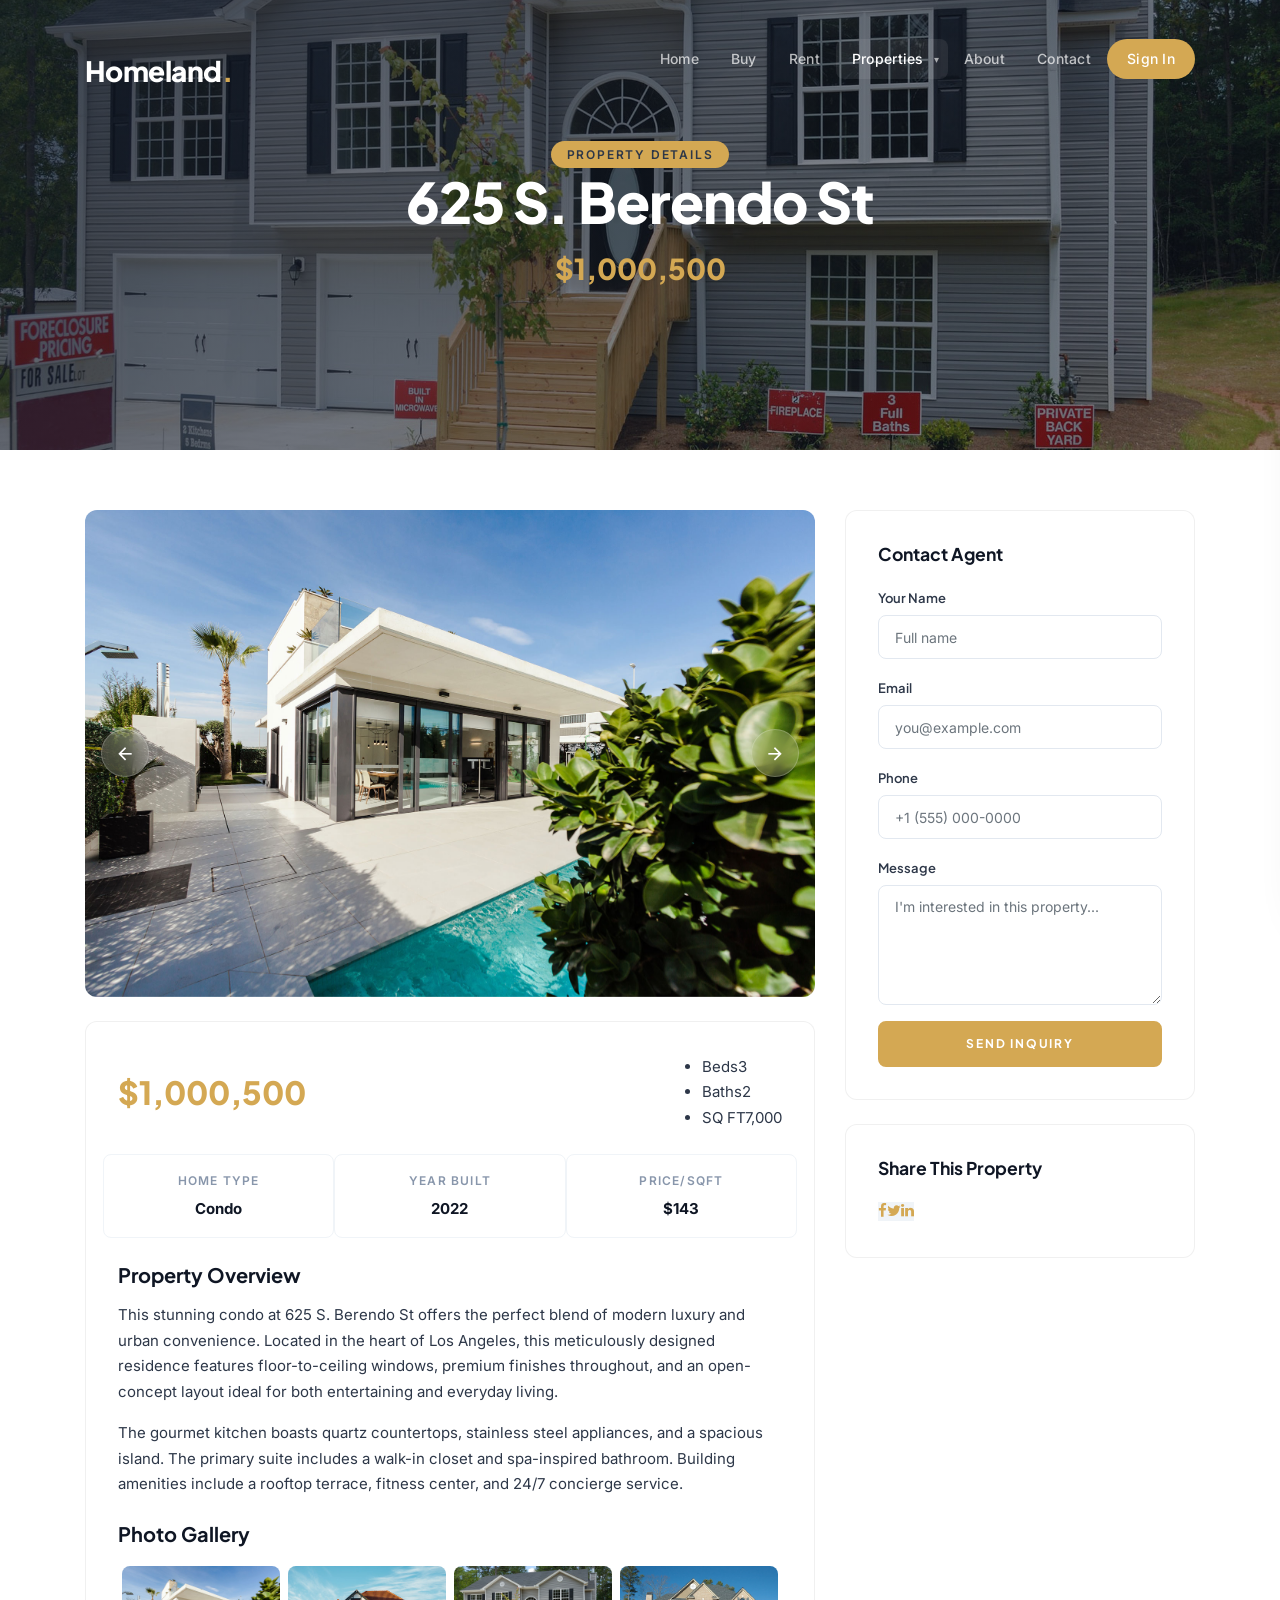
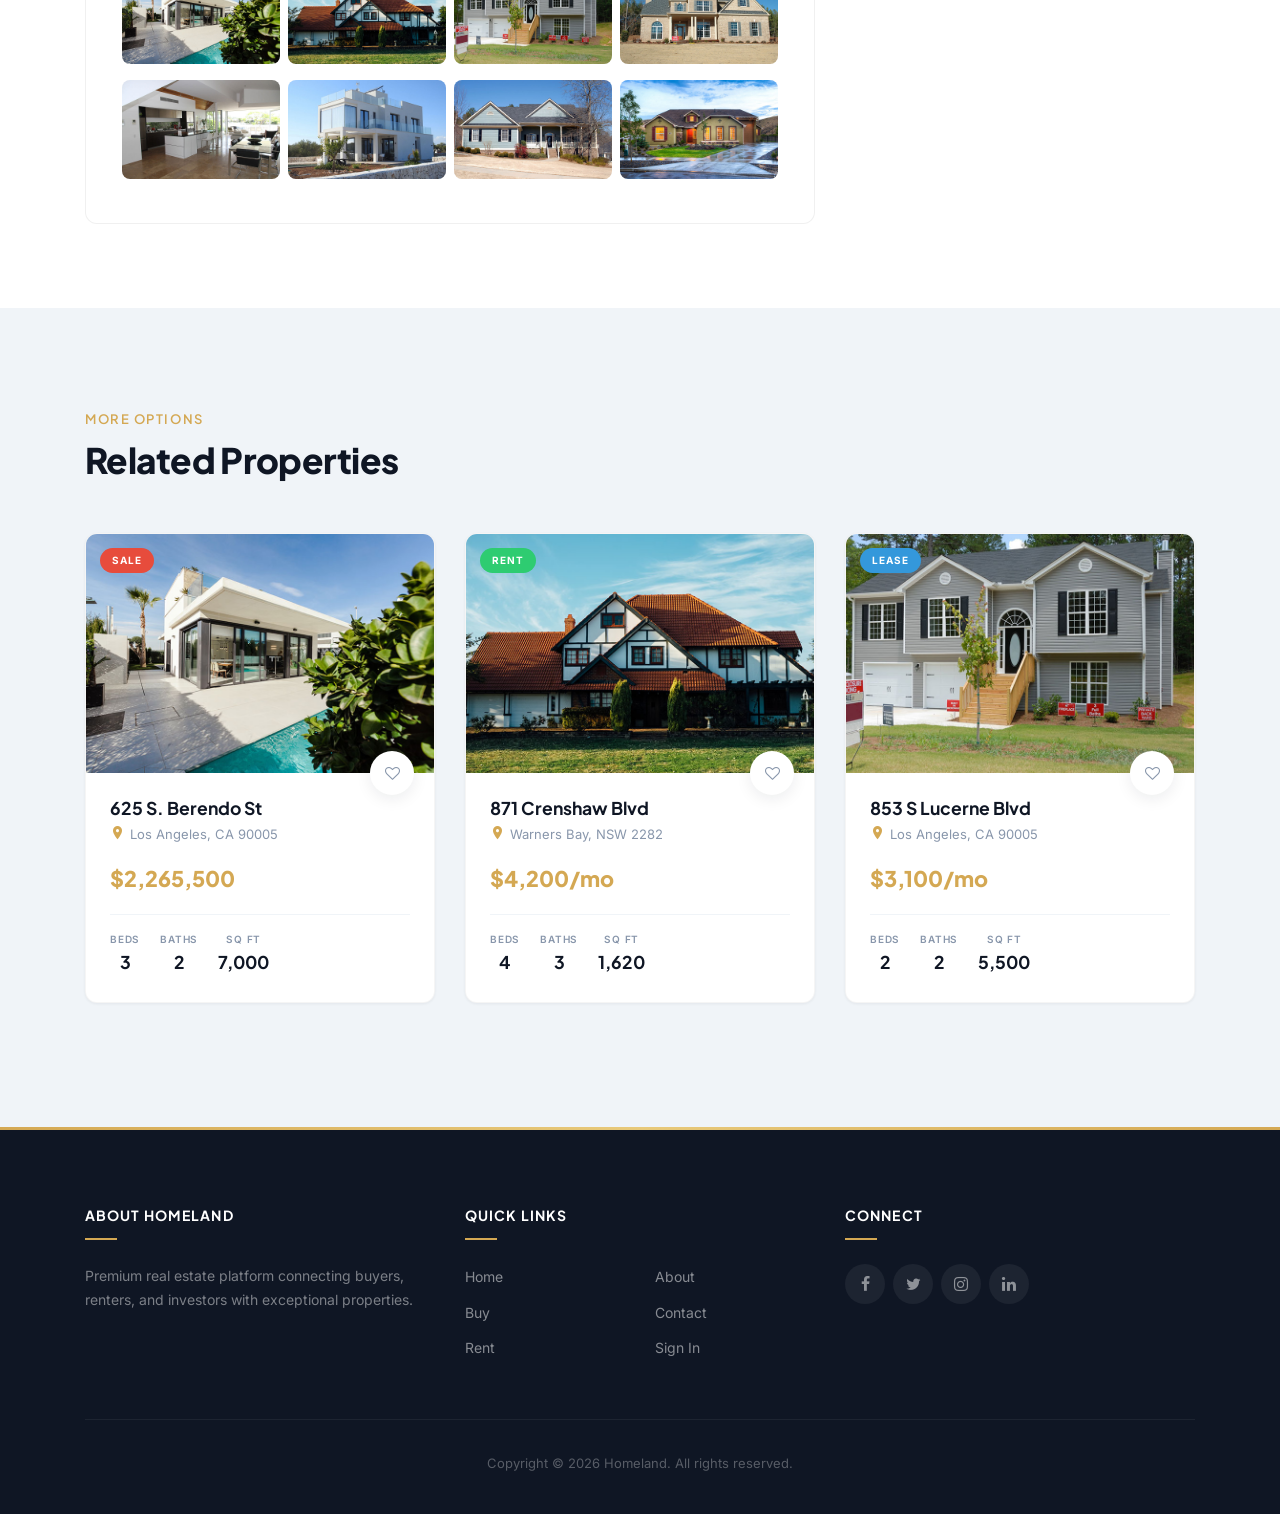
<file: property-details.html>
<!DOCTYPE html>
<html lang="en">
  <head>
    <title>625 S. Berendo St — Property Details | Homeland</title>
    <meta charset="utf-8">
    <meta name="viewport" content="width=device-width, initial-scale=1, shrink-to-fit=no">
    <meta name="description" content="View details for 625 S. Berendo St — a stunning property featuring 3 beds, 2 baths, 7,000 sq ft. Contact our agents to schedule a viewing.">
    <link rel="preconnect" href="https://fonts.googleapis.com">
    <link rel="preconnect" href="https://fonts.gstatic.com" crossorigin>
    <link href="https://fonts.googleapis.com/css2?family=Plus+Jakarta+Sans:wght@400;500;600;700;800&family=Inter:wght@400;500;600&display=swap" rel="stylesheet">
    <link rel="stylesheet" href="fonts/icomoon/style.css">
    <link rel="stylesheet" href="https://cdn.jsdelivr.net/npm/bootstrap@4.6.2/dist/css/bootstrap.min.css" integrity="sha384-xOolHFLEh07PJGoPkLv1IbcEPTNtaed2xpHsD9ESMhqIYd0nLMwNLD69Npy4HI+N" crossorigin="anonymous">
    <link rel="stylesheet" href="css/magnific-popup.css">
    <link rel="stylesheet" href="css/owl.carousel.min.css">
    <link rel="stylesheet" href="css/owl.theme.default.min.css">
    <link rel="stylesheet" href="fonts/flaticon/font/flaticon.css">
    <link rel="stylesheet" href="css/aos.css">
    <link rel="stylesheet" href="css/style.css">
  </head>
  <body>
  <div class="site-loader"></div>
  <div class="site-wrap">
    <div class="site-mobile-menu"><div class="site-mobile-menu-header"><div class="site-mobile-menu-close mt-3"><span class="icon-close2 js-menu-toggle"></span></div></div><div class="site-mobile-menu-body"></div></div>

    <div class="site-navbar" id="site-navbar">
      <div class="container py-1"><div class="row align-items-center"><div class="col-8 col-md-8 col-lg-4"><h1 class="mb-0 site-logo"><a href="index.html" class="text-white h2 mb-0"><strong>Homeland<span class="dot">.</span></strong></a></h1></div><div class="col-4 col-md-4 col-lg-8"><nav class="site-navigation text-right text-md-right" role="navigation"><div class="d-inline-block d-lg-none ml-md-0 mr-auto py-3"><a href="#" class="site-menu-toggle js-menu-toggle text-white"><span class="icon-menu h3"></span></a></div><ul class="site-menu js-clone-nav d-none d-lg-block"><li><a href="index.html">Home</a></li><li><a href="buy.html">Buy</a></li><li><a href="rent.html">Rent</a></li><li class="has-children active"><a href="properties.html">Properties</a><ul class="dropdown arrow-top"><li><a href="#">Condo</a></li><li><a href="#">Property Land</a></li><li><a href="#">Commercial</a></li></ul></li><li><a href="about.html">About</a></li><li><a href="contact.html">Contact</a></li><li><a href="login.html">Sign In</a></li></ul></nav></div></div></div>
    </div>

    <div class="site-blocks-cover inner-page-cover overlay" style="background-image: url(images/hero_bg_2.jpg);">
      <div class="container"><div class="row align-items-center justify-content-center text-center"><div class="col-md-10" data-aos="fade-up"><span class="property-offer-type" style="background:var(--amber);">Property Details</span><h1 class="mb-2">625 S. Berendo St</h1><p><strong style="font-size:1.8rem;color:var(--amber);font-family:var(--font-heading);font-weight:800;">$1,000,500</strong></p></div></div></div>
    </div>

    <div class="site-section site-section-sm">
      <div class="container">
        <div class="row">
          <div class="col-lg-8" data-aos="fade-up">
            <!-- Image Slider -->
            <div class="mb-4" style="border-radius:var(--radius-md);overflow:hidden;">
              <div class="slide-one-item home-slider owl-carousel">
                <div><img src="images/hero_bg_1.jpg" alt="Property exterior" class="img-fluid"></div>
                <div><img src="images/hero_bg_2.jpg" alt="Property interior" class="img-fluid"></div>
                <div><img src="images/hero_bg_3.jpg" alt="Property garden" class="img-fluid"></div>
              </div>
            </div>

            <!-- Property Info -->
            <div class="widget">
              <div class="row mb-4 align-items-center">
                <div class="col-md-6">
                  <strong style="font-family:var(--font-heading);font-size:2rem;font-weight:800;color:var(--amber);">$1,000,500</strong>
                </div>
                <div class="col-md-6">
                  <ul class="property-specs-wrap mb-0 float-lg-right" style="border:none;padding:0;margin:0;">
                    <li><span class="property-specs">Beds</span><span class="property-specs-number">3</span></li>
                    <li><span class="property-specs">Baths</span><span class="property-specs-number">2</span></li>
                    <li><span class="property-specs">SQ FT</span><span class="property-specs-number">7,000</span></li>
                  </ul>
                </div>
              </div>

              <div class="row mb-4">
                <div class="col-md-4 text-center py-3" style="border:1px solid var(--cloud);border-radius:var(--radius-sm);">
                  <span class="caption-text d-block mb-1">Home Type</span><strong style="color:var(--coal);">Condo</strong>
                </div>
                <div class="col-md-4 text-center py-3" style="border:1px solid var(--cloud);border-radius:var(--radius-sm);">
                  <span class="caption-text d-block mb-1">Year Built</span><strong style="color:var(--coal);">2022</strong>
                </div>
                <div class="col-md-4 text-center py-3" style="border:1px solid var(--cloud);border-radius:var(--radius-sm);">
                  <span class="caption-text d-block mb-1">Price/Sqft</span><strong style="color:var(--coal);">$143</strong>
                </div>
              </div>

              <h4>Property Overview</h4>
              <p>This stunning condo at 625 S. Berendo St offers the perfect blend of modern luxury and urban convenience. Located in the heart of Los Angeles, this meticulously designed residence features floor-to-ceiling windows, premium finishes throughout, and an open-concept layout ideal for both entertaining and everyday living.</p>
              <p>The gourmet kitchen boasts quartz countertops, stainless steel appliances, and a spacious island. The primary suite includes a walk-in closet and spa-inspired bathroom. Building amenities include a rooftop terrace, fitness center, and 24/7 concierge service.</p>

              <h4 class="mt-4 mb-3">Photo Gallery</h4>
              <div class="row no-gutters">
                <div class="col-sm-6 col-md-4 col-lg-3 p-1"><a href="images/img_1.jpg" class="image-popup gal-item"><img src="images/img_1.jpg" alt="Gallery 1" class="img-fluid"></a></div>
                <div class="col-sm-6 col-md-4 col-lg-3 p-1"><a href="images/img_2.jpg" class="image-popup gal-item"><img src="images/img_2.jpg" alt="Gallery 2" class="img-fluid"></a></div>
                <div class="col-sm-6 col-md-4 col-lg-3 p-1"><a href="images/img_3.jpg" class="image-popup gal-item"><img src="images/img_3.jpg" alt="Gallery 3" class="img-fluid"></a></div>
                <div class="col-sm-6 col-md-4 col-lg-3 p-1"><a href="images/img_4.jpg" class="image-popup gal-item"><img src="images/img_4.jpg" alt="Gallery 4" class="img-fluid"></a></div>
                <div class="col-sm-6 col-md-4 col-lg-3 p-1"><a href="images/img_5.jpg" class="image-popup gal-item"><img src="images/img_5.jpg" alt="Gallery 5" class="img-fluid"></a></div>
                <div class="col-sm-6 col-md-4 col-lg-3 p-1"><a href="images/img_6.jpg" class="image-popup gal-item"><img src="images/img_6.jpg" alt="Gallery 6" class="img-fluid"></a></div>
                <div class="col-sm-6 col-md-4 col-lg-3 p-1"><a href="images/img_7.jpg" class="image-popup gal-item"><img src="images/img_7.jpg" alt="Gallery 7" class="img-fluid"></a></div>
                <div class="col-sm-6 col-md-4 col-lg-3 p-1"><a href="images/img_8.jpg" class="image-popup gal-item"><img src="images/img_8.jpg" alt="Gallery 8" class="img-fluid"></a></div>
              </div>
            </div>
          </div>

          <!-- Sidebar -->
          <div class="col-lg-4" data-aos="fade-up" data-aos-delay="100">
            <div class="widget">
              <h3 class="widget-title">Contact Agent</h3>
              <form action="" class="form-contact-agent">
                <div class="form-group"><label for="agent-name">Your Name</label><input type="text" id="agent-name" class="form-control" placeholder="Full name" required></div>
                <div class="form-group"><label for="agent-email">Email</label><input type="email" id="agent-email" class="form-control" placeholder="you@example.com" required></div>
                <div class="form-group"><label for="agent-phone">Phone</label><input type="tel" id="agent-phone" class="form-control" placeholder="+1 (555) 000-0000"></div>
                <div class="form-group"><label for="agent-message">Message</label><textarea id="agent-message" class="form-control" rows="3" placeholder="I'm interested in this property..."></textarea></div>
                <button type="submit" class="btn btn-amber btn-block btn-2">Send Inquiry</button>
              </form>
            </div>
            <div class="widget">
              <h3 class="widget-title">Share This Property</h3>
              <div class="footer-social"><a href="#" style="background:var(--cloud);"><span class="icon-facebook"></span></a><a href="#" style="background:var(--cloud);"><span class="icon-twitter"></span></a><a href="#" style="background:var(--cloud);"><span class="icon-linkedin"></span></a></div>
            </div>
          </div>
        </div>
      </div>
    </div>

    <!-- Related Properties -->
    <div class="site-section bg-light">
      <div class="container">
        <div class="row mb-4"><div class="col-12"><div class="site-section-title"><span class="section-subtitle">More Options</span><h2>Related Properties</h2></div></div></div>
        <div class="row">
          <div class="col-md-6 col-lg-4 mb-4"><div class="property-entry h-100"><a href="property-details.html" class="property-thumbnail"><div class="offer-type-wrap"><span class="offer-type bg-danger">Sale</span></div><img src="images/img_1.jpg" alt="Related property"></a><div class="p-4 property-body"><a href="#" class="property-favorite"><span class="icon-heart-o"></span></a><h2 class="property-title"><a href="property-details.html">625 S. Berendo St</a></h2><span class="property-location d-block mb-3"><span class="property-icon icon-room"></span> Los Angeles, CA 90005</span><strong class="property-price d-block mb-3">$2,265,500</strong><ul class="property-specs-wrap mb-0"><li><span class="property-specs">Beds</span><span class="property-specs-number">3</span></li><li><span class="property-specs">Baths</span><span class="property-specs-number">2</span></li><li><span class="property-specs">SQ FT</span><span class="property-specs-number">7,000</span></li></ul></div></div></div>
          <div class="col-md-6 col-lg-4 mb-4"><div class="property-entry h-100"><a href="property-details.html" class="property-thumbnail"><div class="offer-type-wrap"><span class="offer-type bg-success">Rent</span></div><img src="images/img_2.jpg" alt="Related property"></a><div class="p-4 property-body"><a href="#" class="property-favorite"><span class="icon-heart-o"></span></a><h2 class="property-title"><a href="property-details.html">871 Crenshaw Blvd</a></h2><span class="property-location d-block mb-3"><span class="property-icon icon-room"></span> Warners Bay, NSW 2282</span><strong class="property-price d-block mb-3">$4,200/mo</strong><ul class="property-specs-wrap mb-0"><li><span class="property-specs">Beds</span><span class="property-specs-number">4</span></li><li><span class="property-specs">Baths</span><span class="property-specs-number">3</span></li><li><span class="property-specs">SQ FT</span><span class="property-specs-number">1,620</span></li></ul></div></div></div>
          <div class="col-md-6 col-lg-4 mb-4"><div class="property-entry h-100"><a href="property-details.html" class="property-thumbnail"><div class="offer-type-wrap"><span class="offer-type bg-info">Lease</span></div><img src="images/img_3.jpg" alt="Related property"></a><div class="p-4 property-body"><a href="#" class="property-favorite"><span class="icon-heart-o"></span></a><h2 class="property-title"><a href="property-details.html">853 S Lucerne Blvd</a></h2><span class="property-location d-block mb-3"><span class="property-icon icon-room"></span> Los Angeles, CA 90005</span><strong class="property-price d-block mb-3">$3,100/mo</strong><ul class="property-specs-wrap mb-0"><li><span class="property-specs">Beds</span><span class="property-specs-number">2</span></li><li><span class="property-specs">Baths</span><span class="property-specs-number">2</span></li><li><span class="property-specs">SQ FT</span><span class="property-specs-number">5,500</span></li></ul></div></div></div>
        </div>
      </div>
    </div>

    <footer class="site-footer">
      <div class="container">
        <div class="row">
          <div class="col-lg-4 mb-5 mb-lg-0"><h3 class="footer-heading mb-4">About Homeland</h3><p>Premium real estate platform connecting buyers, renters, and investors with exceptional properties.</p></div>
          <div class="col-lg-4 mb-5 mb-lg-0"><div class="row"><div class="col-md-12"><h3 class="footer-heading mb-4">Quick Links</h3></div><div class="col-md-6"><ul><li><a href="index.html">Home</a></li><li><a href="buy.html">Buy</a></li><li><a href="rent.html">Rent</a></li></ul></div><div class="col-md-6"><ul><li><a href="about.html">About</a></li><li><a href="contact.html">Contact</a></li><li><a href="login.html">Sign In</a></li></ul></div></div></div>
          <div class="col-lg-4"><h3 class="footer-heading mb-4">Connect</h3><div class="footer-social mt-3"><a href="#"><span class="icon-facebook"></span></a><a href="#"><span class="icon-twitter"></span></a><a href="#"><span class="icon-instagram"></span></a><a href="#"><span class="icon-linkedin"></span></a></div></div>
        </div>
        <div class="footer-bottom"><p>Copyright &copy; <script>document.write(new Date().getFullYear());</script> Homeland. All rights reserved.</p></div>
      </div>
    </footer>
  </div>
  <script src="js/jquery-3.3.1.min.js"></script>
  <script src="js/jquery-migrate-3.0.1.min.js"></script>
  <script src="js/jquery-ui.js"></script>
  <script src="https://cdn.jsdelivr.net/npm/popper.js@1.16.1/dist/umd/popper.min.js" integrity="sha384-9/reFTGAW83EW2RDu2S0VKaIzap3H66lZH81PoYlFhbGU+6BZp6G7bd94AOUN395" crossorigin="anonymous"></script>
  <script src="https://cdn.jsdelivr.net/npm/bootstrap@4.6.2/dist/js/bootstrap.min.js" integrity="sha384-+sLIOodYLS7CIrQpBjl+C7CHatG27Cx5JB09aeUMFOI+aAFuQ+a5Y5bL69s/KUOA" crossorigin="anonymous"></script>
  <script src="js/owl.carousel.min.js"></script>
  <script src="js/jquery.magnific-popup.min.js"></script>
  <script src="js/aos.js"></script>
  <script src="js/main.js"></script>
  </body>
</html>
</file>
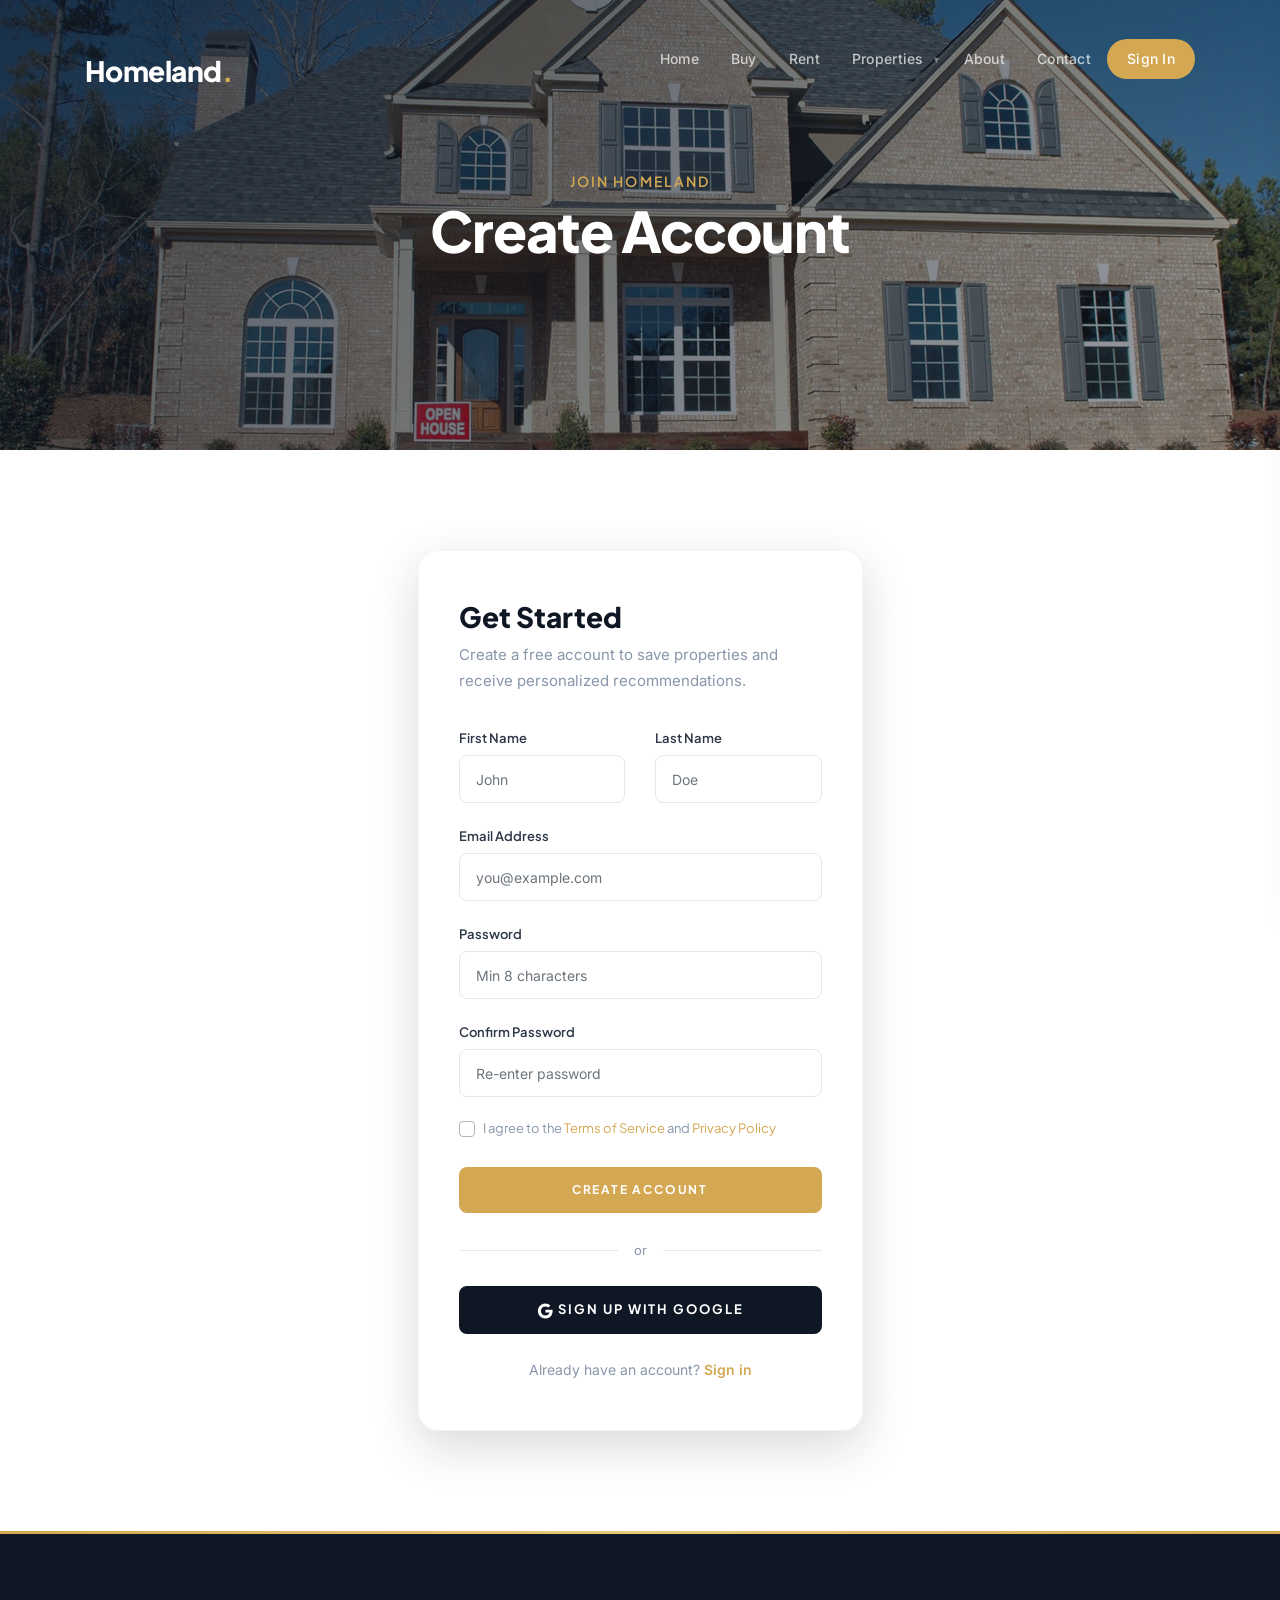
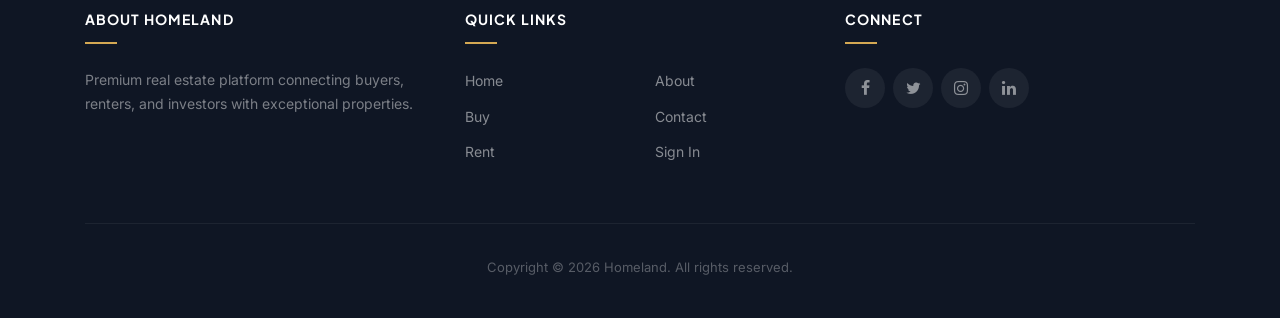
<file: register.html>
<!DOCTYPE html>
<html lang="en">
  <head>
    <title>Register — Homeland Real Estate</title>
    <meta charset="utf-8">
    <meta name="viewport" content="width=device-width, initial-scale=1, shrink-to-fit=no">
    <meta name="description" content="Create your free Homeland account to save properties, set alerts, and connect with top real estate agents.">
    <link rel="preconnect" href="https://fonts.googleapis.com">
    <link rel="preconnect" href="https://fonts.gstatic.com" crossorigin>
    <link href="https://fonts.googleapis.com/css2?family=Plus+Jakarta+Sans:wght@400;500;600;700;800&family=Inter:wght@400;500;600&display=swap" rel="stylesheet">
    <link rel="stylesheet" href="fonts/icomoon/style.css">
    <link rel="stylesheet" href="https://cdn.jsdelivr.net/npm/bootstrap@4.6.2/dist/css/bootstrap.min.css" integrity="sha384-xOolHFLEh07PJGoPkLv1IbcEPTNtaed2xpHsD9ESMhqIYd0nLMwNLD69Npy4HI+N" crossorigin="anonymous">
    <link rel="stylesheet" href="css/aos.css">
    <link rel="stylesheet" href="css/style.css">
  </head>
  <body>
  <div class="site-loader"></div>
  <div class="site-wrap">
    <div class="site-mobile-menu"><div class="site-mobile-menu-header"><div class="site-mobile-menu-close mt-3"><span class="icon-close2 js-menu-toggle"></span></div></div><div class="site-mobile-menu-body"></div></div>

    <div class="site-navbar" id="site-navbar">
      <div class="container py-1"><div class="row align-items-center"><div class="col-8 col-md-8 col-lg-4"><h1 class="mb-0 site-logo"><a href="index.html" class="text-white h2 mb-0"><strong>Homeland<span class="dot">.</span></strong></a></h1></div><div class="col-4 col-md-4 col-lg-8"><nav class="site-navigation text-right text-md-right" role="navigation"><div class="d-inline-block d-lg-none ml-md-0 mr-auto py-3"><a href="#" class="site-menu-toggle js-menu-toggle text-white"><span class="icon-menu h3"></span></a></div><ul class="site-menu js-clone-nav d-none d-lg-block"><li><a href="index.html">Home</a></li><li><a href="buy.html">Buy</a></li><li><a href="rent.html">Rent</a></li><li class="has-children"><a href="properties.html">Properties</a><ul class="dropdown arrow-top"><li><a href="#">Condo</a></li><li><a href="#">Property Land</a></li><li><a href="#">Commercial</a></li></ul></li><li><a href="about.html">About</a></li><li><a href="contact.html">Contact</a></li><li class="active"><a href="login.html">Sign In</a></li></ul></nav></div></div></div>
    </div>

    <div class="site-blocks-cover inner-page-cover overlay" style="background-image: url(images/hero_bg_3.jpg);">
      <div class="container"><div class="row align-items-center justify-content-center text-center"><div class="col-md-10" data-aos="fade-up"><span class="hero-subtitle">Join Homeland</span><h1>Create Account</h1></div></div></div>
    </div>

    <div class="site-section">
      <div class="container">
        <div class="row justify-content-center">
          <div class="col-md-6 col-lg-5" data-aos="fade-up">
            <div class="auth-card">
              <h3>Get Started</h3>
              <p class="auth-subtitle">Create a free account to save properties and receive personalized recommendations.</p>
              <form action="" id="register-form">
                <div class="row">
                  <div class="col-6">
                    <div class="form-group">
                      <label for="firstname">First Name</label>
                      <input type="text" id="firstname" class="form-control" placeholder="John" required>
                    </div>
                  </div>
                  <div class="col-6">
                    <div class="form-group">
                      <label for="lastname">Last Name</label>
                      <input type="text" id="lastname" class="form-control" placeholder="Doe" required>
                    </div>
                  </div>
                </div>
                <div class="form-group">
                  <label for="reg-email">Email Address</label>
                  <input type="email" id="reg-email" class="form-control" placeholder="you@example.com" required>
                </div>
                <div class="form-group">
                  <label for="reg-password">Password</label>
                  <input type="password" id="reg-password" class="form-control" placeholder="Min 8 characters" required>
                </div>
                <div class="form-group">
                  <label for="confirm-password">Confirm Password</label>
                  <input type="password" id="confirm-password" class="form-control" placeholder="Re-enter password" required>
                </div>
                <div class="custom-control custom-checkbox mb-4">
                  <input type="checkbox" class="custom-control-input" id="terms" required>
                  <label class="custom-control-label" for="terms" style="font-size:13px;font-weight:400;color:var(--mist);">I agree to the <a href="#" style="color:var(--amber);">Terms of Service</a> and <a href="#" style="color:var(--amber);">Privacy Policy</a></label>
                </div>
                <button type="submit" class="btn btn-amber btn-block btn-2">Create Account</button>
              </form>
              <div class="form-divider"><span>or</span></div>
              <button class="btn btn-dark btn-block btn-2" style="font-size:13px;">
                <svg width="18" height="18" viewBox="0 0 24 24" fill="currentColor"><path d="M12.545,10.239v3.821h5.445c-0.712,2.315-2.647,3.972-5.445,3.972c-3.332,0-6.033-2.701-6.033-6.032s2.701-6.032,6.033-6.032c1.498,0,2.866,0.549,3.921,1.453l2.814-2.814C17.503,2.988,15.139,2,12.545,2C7.021,2,2.543,6.477,2.543,12s4.478,10,10.002,10c8.396,0,10.249-7.85,9.426-11.748L12.545,10.239z"/></svg>
                Sign up with Google
              </button>
              <div class="auth-link">
                Already have an account? <a href="login.html">Sign in</a>
              </div>
            </div>
          </div>
        </div>
      </div>
    </div>

    <footer class="site-footer">
      <div class="container">
        <div class="row">
          <div class="col-lg-4 mb-5 mb-lg-0"><h3 class="footer-heading mb-4">About Homeland</h3><p>Premium real estate platform connecting buyers, renters, and investors with exceptional properties.</p></div>
          <div class="col-lg-4 mb-5 mb-lg-0"><div class="row"><div class="col-md-12"><h3 class="footer-heading mb-4">Quick Links</h3></div><div class="col-md-6"><ul><li><a href="index.html">Home</a></li><li><a href="buy.html">Buy</a></li><li><a href="rent.html">Rent</a></li></ul></div><div class="col-md-6"><ul><li><a href="about.html">About</a></li><li><a href="contact.html">Contact</a></li><li><a href="login.html">Sign In</a></li></ul></div></div></div>
          <div class="col-lg-4"><h3 class="footer-heading mb-4">Connect</h3><div class="footer-social mt-3"><a href="#"><span class="icon-facebook"></span></a><a href="#"><span class="icon-twitter"></span></a><a href="#"><span class="icon-instagram"></span></a><a href="#"><span class="icon-linkedin"></span></a></div></div>
        </div>
        <div class="footer-bottom"><p>Copyright &copy; <script>document.write(new Date().getFullYear());</script> Homeland. All rights reserved.</p></div>
      </div>
    </footer>
  </div>
  <script src="js/jquery-3.3.1.min.js"></script>
  <script src="js/jquery-migrate-3.0.1.min.js"></script>
  <script src="js/jquery-ui.js"></script>
  <script src="https://cdn.jsdelivr.net/npm/popper.js@1.16.1/dist/umd/popper.min.js" integrity="sha384-9/reFTGAW83EW2RDu2S0VKaIzap3H66lZH81PoYlFhbGU+6BZp6G7bd94AOUN395" crossorigin="anonymous"></script>
  <script src="https://cdn.jsdelivr.net/npm/bootstrap@4.6.2/dist/js/bootstrap.min.js" integrity="sha384-+sLIOodYLS7CIrQpBjl+C7CHatG27Cx5JB09aeUMFOI+aAFuQ+a5Y5bL69s/KUOA" crossorigin="anonymous"></script>
  <script src="js/aos.js"></script>
  <script src="js/main.js"></script>
  </body>
</html>
</file>
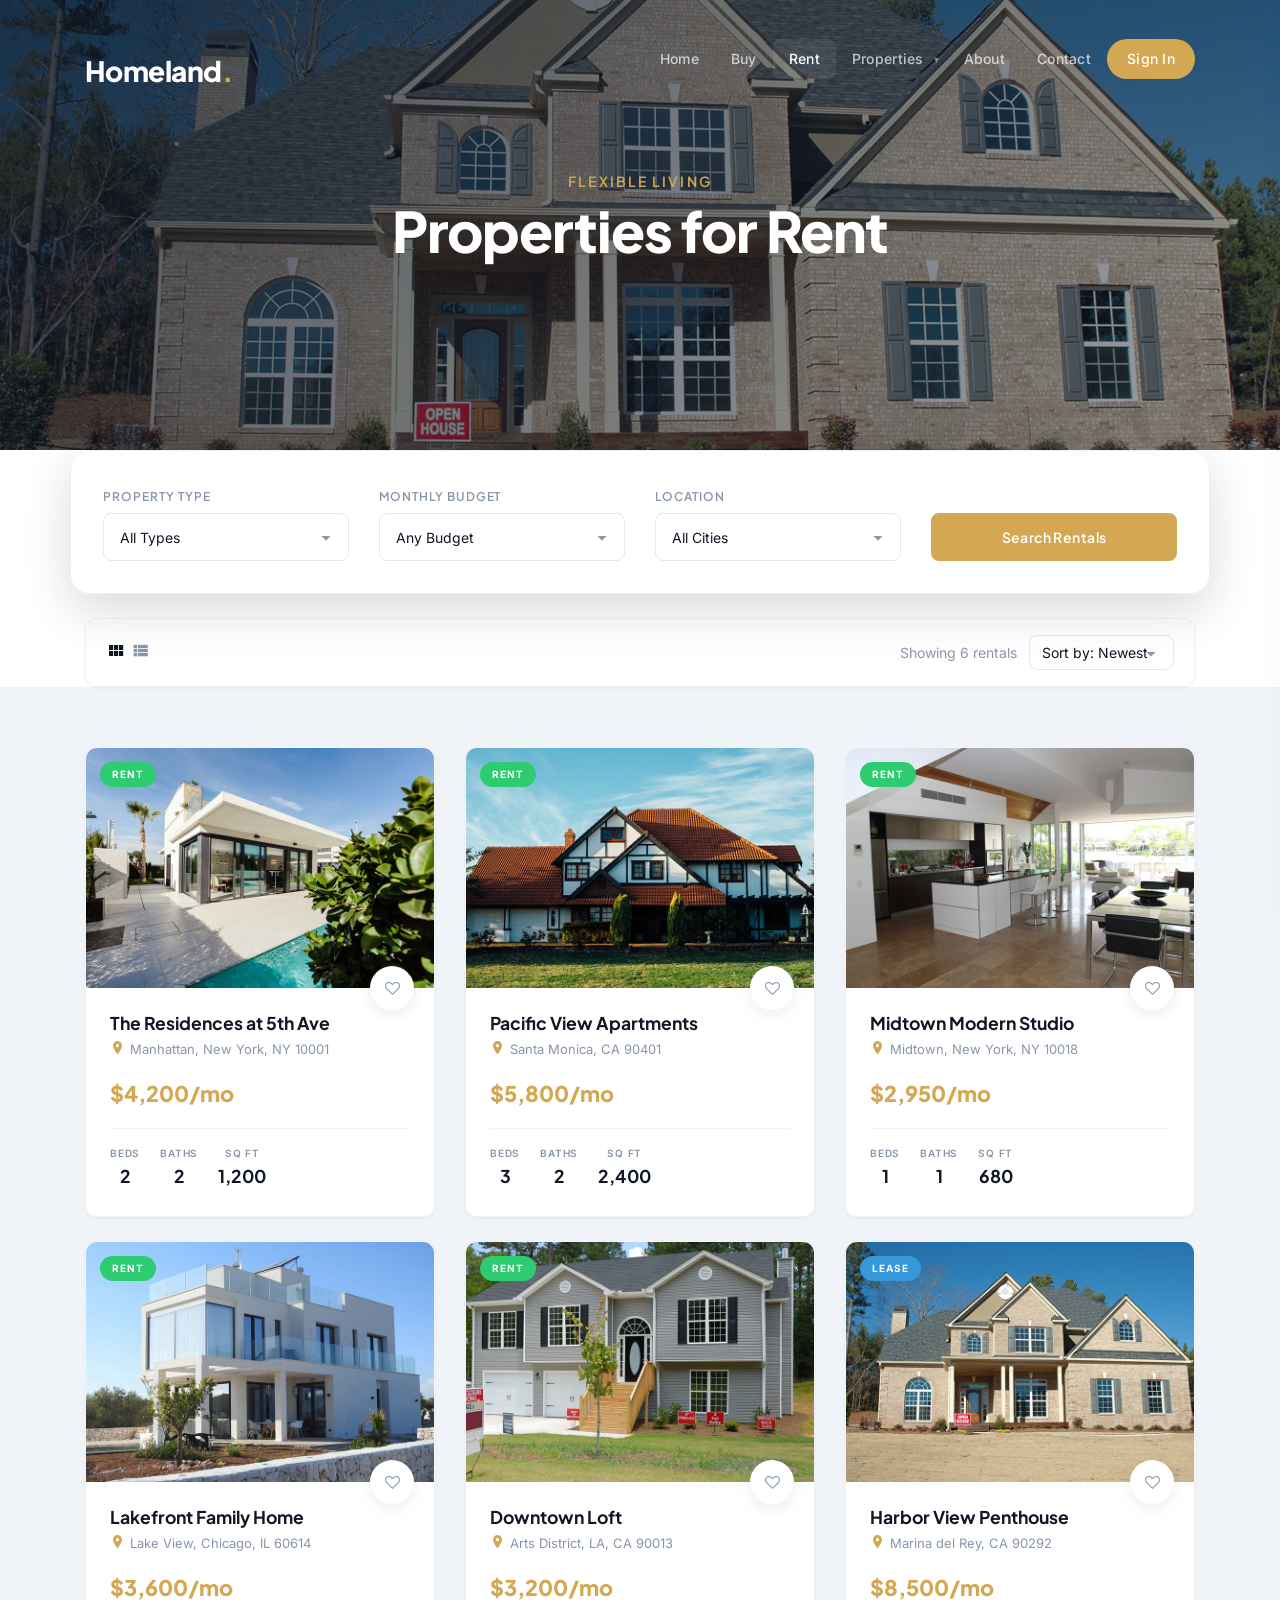
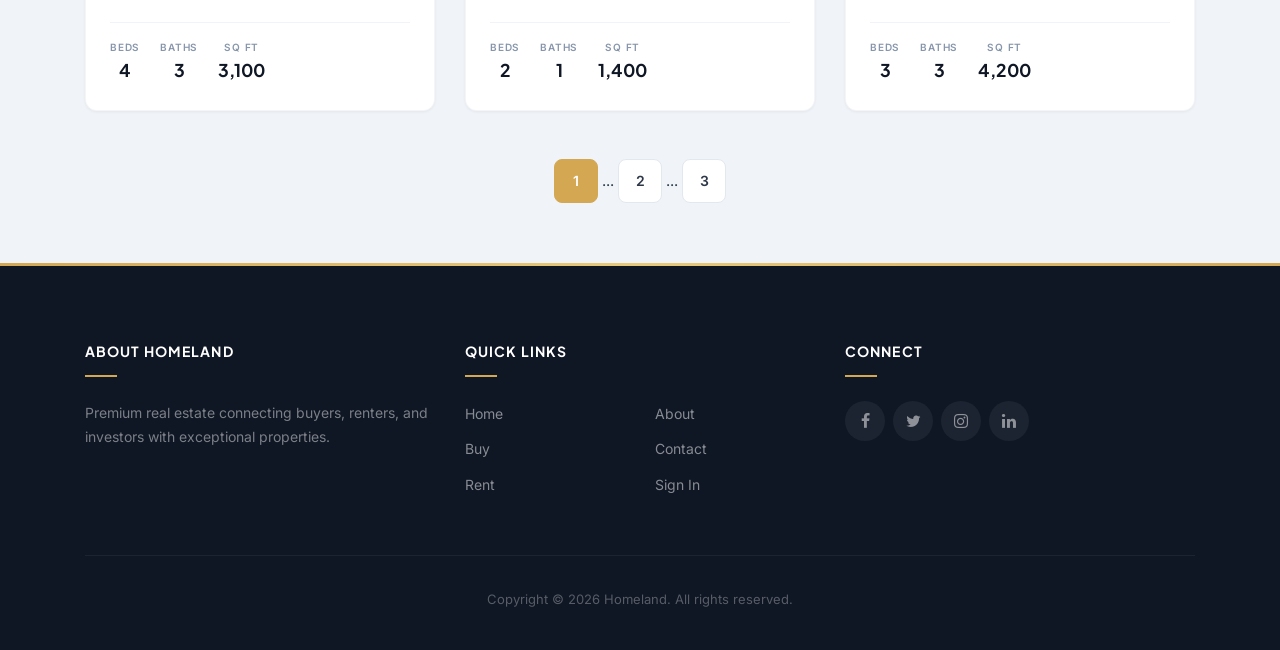
<file: rent.html>
<!DOCTYPE html>
<html lang="en">
  <head>
    <title>Rent Property — Homeland Real Estate</title>
    <meta charset="utf-8">
    <meta name="viewport" content="width=device-width, initial-scale=1, shrink-to-fit=no">
    <meta name="description" content="Find rental properties from studios to family homes. Flexible lease terms with verified landlords.">
    <link rel="preconnect" href="https://fonts.googleapis.com">
    <link rel="preconnect" href="https://fonts.gstatic.com" crossorigin>
    <link href="https://fonts.googleapis.com/css2?family=Plus+Jakarta+Sans:wght@400;500;600;700;800&family=Inter:wght@400;500;600&display=swap" rel="stylesheet">
    <link rel="stylesheet" href="fonts/icomoon/style.css">
    <link rel="stylesheet" href="https://cdn.jsdelivr.net/npm/bootstrap@4.6.2/dist/css/bootstrap.min.css" integrity="sha384-xOolHFLEh07PJGoPkLv1IbcEPTNtaed2xpHsD9ESMhqIYd0nLMwNLD69Npy4HI+N" crossorigin="anonymous">
    <link rel="stylesheet" href="fonts/flaticon/font/flaticon.css">
    <link rel="stylesheet" href="css/aos.css">
    <link rel="stylesheet" href="css/style.css">
  </head>
  <body>
  <div class="site-loader"></div>
  <div class="site-wrap">
    <div class="site-mobile-menu"><div class="site-mobile-menu-header"><div class="site-mobile-menu-close mt-3"><span class="icon-close2 js-menu-toggle"></span></div></div><div class="site-mobile-menu-body"></div></div>

    <div class="site-navbar" id="site-navbar">
      <div class="container py-1"><div class="row align-items-center"><div class="col-8 col-md-8 col-lg-4"><h1 class="mb-0 site-logo"><a href="index.html" class="text-white h2 mb-0"><strong>Homeland<span class="dot">.</span></strong></a></h1></div><div class="col-4 col-md-4 col-lg-8"><nav class="site-navigation text-right text-md-right" role="navigation"><div class="d-inline-block d-lg-none ml-md-0 mr-auto py-3"><a href="#" class="site-menu-toggle js-menu-toggle text-white"><span class="icon-menu h3"></span></a></div><ul class="site-menu js-clone-nav d-none d-lg-block"><li><a href="index.html">Home</a></li><li><a href="buy.html">Buy</a></li><li class="active"><a href="rent.html">Rent</a></li><li class="has-children"><a href="properties.html">Properties</a><ul class="dropdown arrow-top"><li><a href="#">Condo</a></li><li><a href="#">Property Land</a></li><li><a href="#">Commercial</a></li></ul></li><li><a href="about.html">About</a></li><li><a href="contact.html">Contact</a></li><li><a href="login.html">Sign In</a></li></ul></nav></div></div></div>
    </div>

    <div class="site-blocks-cover inner-page-cover overlay" style="background-image: url(images/hero_bg_3.jpg);">
      <div class="container"><div class="row align-items-center justify-content-center text-center"><div class="col-md-10" data-aos="fade-up"><span class="hero-subtitle">Flexible Living</span><h1>Properties for Rent</h1></div></div></div>
    </div>

    <div class="site-section site-section-sm pb-0">
      <div class="container">
        <div class="row">
          <form class="form-search col-md-12" style="margin-top:-60px;">
            <div class="row align-items-end">
              <div class="col-md-3"><label for="rent-type">Property Type</label><div class="select-wrap"><span class="icon icon-arrow_drop_down"></span><select id="rent-type" class="form-control d-block"><option>All Types</option><option>Apartment</option><option>House</option><option>Studio</option><option>Condo</option></select></div></div>
              <div class="col-md-3"><label for="rent-price">Monthly Budget</label><div class="select-wrap"><span class="icon icon-arrow_drop_down"></span><select id="rent-price" class="form-control d-block"><option>Any Budget</option><option>Under $2K/mo</option><option>$2K - $4K/mo</option><option>$4K - $8K/mo</option><option>$8K+/mo</option></select></div></div>
              <div class="col-md-3"><label for="rent-city">Location</label><div class="select-wrap"><span class="icon icon-arrow_drop_down"></span><select id="rent-city" class="form-control d-block"><option>All Cities</option><option>New York</option><option>Los Angeles</option><option>San Francisco</option><option>Miami</option></select></div></div>
              <div class="col-md-3"><button type="submit" class="btn btn-amber btn-block">Search Rentals</button></div>
            </div>
          </form>
        </div>
        <div class="row mt-4"><div class="col-md-12"><div class="view-options d-md-flex align-items-center"><div class="mr-auto"><a href="rent.html" class="icon-view view-module active"><span class="icon-view_module"></span></a> <a href="view-list.html" class="icon-view view-list"><span class="icon-view_list"></span></a></div><div class="ml-auto d-flex align-items-center"><span style="font-size:14px;color:var(--mist);margin-right:12px;">Showing 6 rentals</span><div class="select-wrap"><span class="icon icon-arrow_drop_down"></span><select class="form-control form-control-sm d-block"><option>Sort by: Newest</option><option>Price: Low to High</option><option>Price: High to Low</option></select></div></div></div></div></div>
      </div>
    </div>

    <div class="site-section site-section-sm bg-light">
      <div class="container">
        <div class="row">
          <div class="col-md-6 col-lg-4 mb-4" data-aos="fade-up"><div class="property-entry h-100"><a href="property-details.html" class="property-thumbnail"><div class="offer-type-wrap"><span class="offer-type bg-success">Rent</span></div><img src="images/img_1.jpg" alt="Rental property"></a><div class="p-4 property-body"><a href="#" class="property-favorite"><span class="icon-heart-o"></span></a><h2 class="property-title"><a href="property-details.html">The Residences at 5th Ave</a></h2><span class="property-location d-block mb-3"><span class="property-icon icon-room"></span> Manhattan, New York, NY 10001</span><strong class="property-price d-block mb-3">$4,200/mo</strong><ul class="property-specs-wrap mb-0"><li><span class="property-specs">Beds</span><span class="property-specs-number">2</span></li><li><span class="property-specs">Baths</span><span class="property-specs-number">2</span></li><li><span class="property-specs">SQ FT</span><span class="property-specs-number">1,200</span></li></ul></div></div></div>
          <div class="col-md-6 col-lg-4 mb-4" data-aos="fade-up" data-aos-delay="100"><div class="property-entry h-100"><a href="property-details.html" class="property-thumbnail"><div class="offer-type-wrap"><span class="offer-type bg-success">Rent</span></div><img src="images/img_2.jpg" alt="Rental property"></a><div class="p-4 property-body"><a href="#" class="property-favorite"><span class="icon-heart-o"></span></a><h2 class="property-title"><a href="property-details.html">Pacific View Apartments</a></h2><span class="property-location d-block mb-3"><span class="property-icon icon-room"></span> Santa Monica, CA 90401</span><strong class="property-price d-block mb-3">$5,800/mo</strong><ul class="property-specs-wrap mb-0"><li><span class="property-specs">Beds</span><span class="property-specs-number">3</span></li><li><span class="property-specs">Baths</span><span class="property-specs-number">2</span></li><li><span class="property-specs">SQ FT</span><span class="property-specs-number">2,400</span></li></ul></div></div></div>
          <div class="col-md-6 col-lg-4 mb-4" data-aos="fade-up" data-aos-delay="200"><div class="property-entry h-100"><a href="property-details.html" class="property-thumbnail"><div class="offer-type-wrap"><span class="offer-type bg-success">Rent</span></div><img src="images/img_5.jpg" alt="Rental property"></a><div class="p-4 property-body"><a href="#" class="property-favorite"><span class="icon-heart-o"></span></a><h2 class="property-title"><a href="property-details.html">Midtown Modern Studio</a></h2><span class="property-location d-block mb-3"><span class="property-icon icon-room"></span> Midtown, New York, NY 10018</span><strong class="property-price d-block mb-3">$2,950/mo</strong><ul class="property-specs-wrap mb-0"><li><span class="property-specs">Beds</span><span class="property-specs-number">1</span></li><li><span class="property-specs">Baths</span><span class="property-specs-number">1</span></li><li><span class="property-specs">SQ FT</span><span class="property-specs-number">680</span></li></ul></div></div></div>
          <div class="col-md-6 col-lg-4 mb-4" data-aos="fade-up"><div class="property-entry h-100"><a href="property-details.html" class="property-thumbnail"><div class="offer-type-wrap"><span class="offer-type bg-success">Rent</span></div><img src="images/img_6.jpg" alt="Rental property"></a><div class="p-4 property-body"><a href="#" class="property-favorite"><span class="icon-heart-o"></span></a><h2 class="property-title"><a href="property-details.html">Lakefront Family Home</a></h2><span class="property-location d-block mb-3"><span class="property-icon icon-room"></span> Lake View, Chicago, IL 60614</span><strong class="property-price d-block mb-3">$3,600/mo</strong><ul class="property-specs-wrap mb-0"><li><span class="property-specs">Beds</span><span class="property-specs-number">4</span></li><li><span class="property-specs">Baths</span><span class="property-specs-number">3</span></li><li><span class="property-specs">SQ FT</span><span class="property-specs-number">3,100</span></li></ul></div></div></div>
          <div class="col-md-6 col-lg-4 mb-4" data-aos="fade-up" data-aos-delay="100"><div class="property-entry h-100"><a href="property-details.html" class="property-thumbnail"><div class="offer-type-wrap"><span class="offer-type bg-success">Rent</span></div><img src="images/img_3.jpg" alt="Rental property"></a><div class="p-4 property-body"><a href="#" class="property-favorite"><span class="icon-heart-o"></span></a><h2 class="property-title"><a href="property-details.html">Downtown Loft</a></h2><span class="property-location d-block mb-3"><span class="property-icon icon-room"></span> Arts District, LA, CA 90013</span><strong class="property-price d-block mb-3">$3,200/mo</strong><ul class="property-specs-wrap mb-0"><li><span class="property-specs">Beds</span><span class="property-specs-number">2</span></li><li><span class="property-specs">Baths</span><span class="property-specs-number">1</span></li><li><span class="property-specs">SQ FT</span><span class="property-specs-number">1,400</span></li></ul></div></div></div>
          <div class="col-md-6 col-lg-4 mb-4" data-aos="fade-up" data-aos-delay="200"><div class="property-entry h-100"><a href="property-details.html" class="property-thumbnail"><div class="offer-type-wrap"><span class="offer-type bg-info">Lease</span></div><img src="images/img_4.jpg" alt="Lease property"></a><div class="p-4 property-body"><a href="#" class="property-favorite"><span class="icon-heart-o"></span></a><h2 class="property-title"><a href="property-details.html">Harbor View Penthouse</a></h2><span class="property-location d-block mb-3"><span class="property-icon icon-room"></span> Marina del Rey, CA 90292</span><strong class="property-price d-block mb-3">$8,500/mo</strong><ul class="property-specs-wrap mb-0"><li><span class="property-specs">Beds</span><span class="property-specs-number">3</span></li><li><span class="property-specs">Baths</span><span class="property-specs-number">3</span></li><li><span class="property-specs">SQ FT</span><span class="property-specs-number">4,200</span></li></ul></div></div></div>
        </div>
        <div class="row mt-4"><div class="col-12 text-center site-pagination"><a href="#" class="active">1</a> <span>...</span> <a href="#">2</a> <span>...</span> <a href="#">3</a></div></div>
      </div>
    </div>

    <footer class="site-footer">
      <div class="container"><div class="row"><div class="col-lg-4 mb-5 mb-lg-0"><h3 class="footer-heading mb-4">About Homeland</h3><p>Premium real estate connecting buyers, renters, and investors with exceptional properties.</p></div><div class="col-lg-4 mb-5 mb-lg-0"><div class="row"><div class="col-md-12"><h3 class="footer-heading mb-4">Quick Links</h3></div><div class="col-md-6"><ul><li><a href="index.html">Home</a></li><li><a href="buy.html">Buy</a></li><li><a href="rent.html">Rent</a></li></ul></div><div class="col-md-6"><ul><li><a href="about.html">About</a></li><li><a href="contact.html">Contact</a></li><li><a href="login.html">Sign In</a></li></ul></div></div></div><div class="col-lg-4"><h3 class="footer-heading mb-4">Connect</h3><div class="footer-social mt-3"><a href="#"><span class="icon-facebook"></span></a><a href="#"><span class="icon-twitter"></span></a><a href="#"><span class="icon-instagram"></span></a><a href="#"><span class="icon-linkedin"></span></a></div></div></div><div class="footer-bottom"><p>Copyright &copy; <script>document.write(new Date().getFullYear());</script> Homeland. All rights reserved.</p></div></div>
    </footer>
  </div>
  <script src="js/jquery-3.3.1.min.js"></script><script src="js/jquery-migrate-3.0.1.min.js"></script><script src="js/jquery-ui.js"></script><script src="https://cdn.jsdelivr.net/npm/popper.js@1.16.1/dist/umd/popper.min.js" integrity="sha384-9/reFTGAW83EW2RDu2S0VKaIzap3H66lZH81PoYlFhbGU+6BZp6G7bd94AOUN395" crossorigin="anonymous"></script><script src="https://cdn.jsdelivr.net/npm/bootstrap@4.6.2/dist/js/bootstrap.min.js" integrity="sha384-+sLIOodYLS7CIrQpBjl+C7CHatG27Cx5JB09aeUMFOI+aAFuQ+a5Y5bL69s/KUOA" crossorigin="anonymous"></script><script src="js/aos.js"></script><script src="js/main.js"></script>
  </body>
</html>
</file>
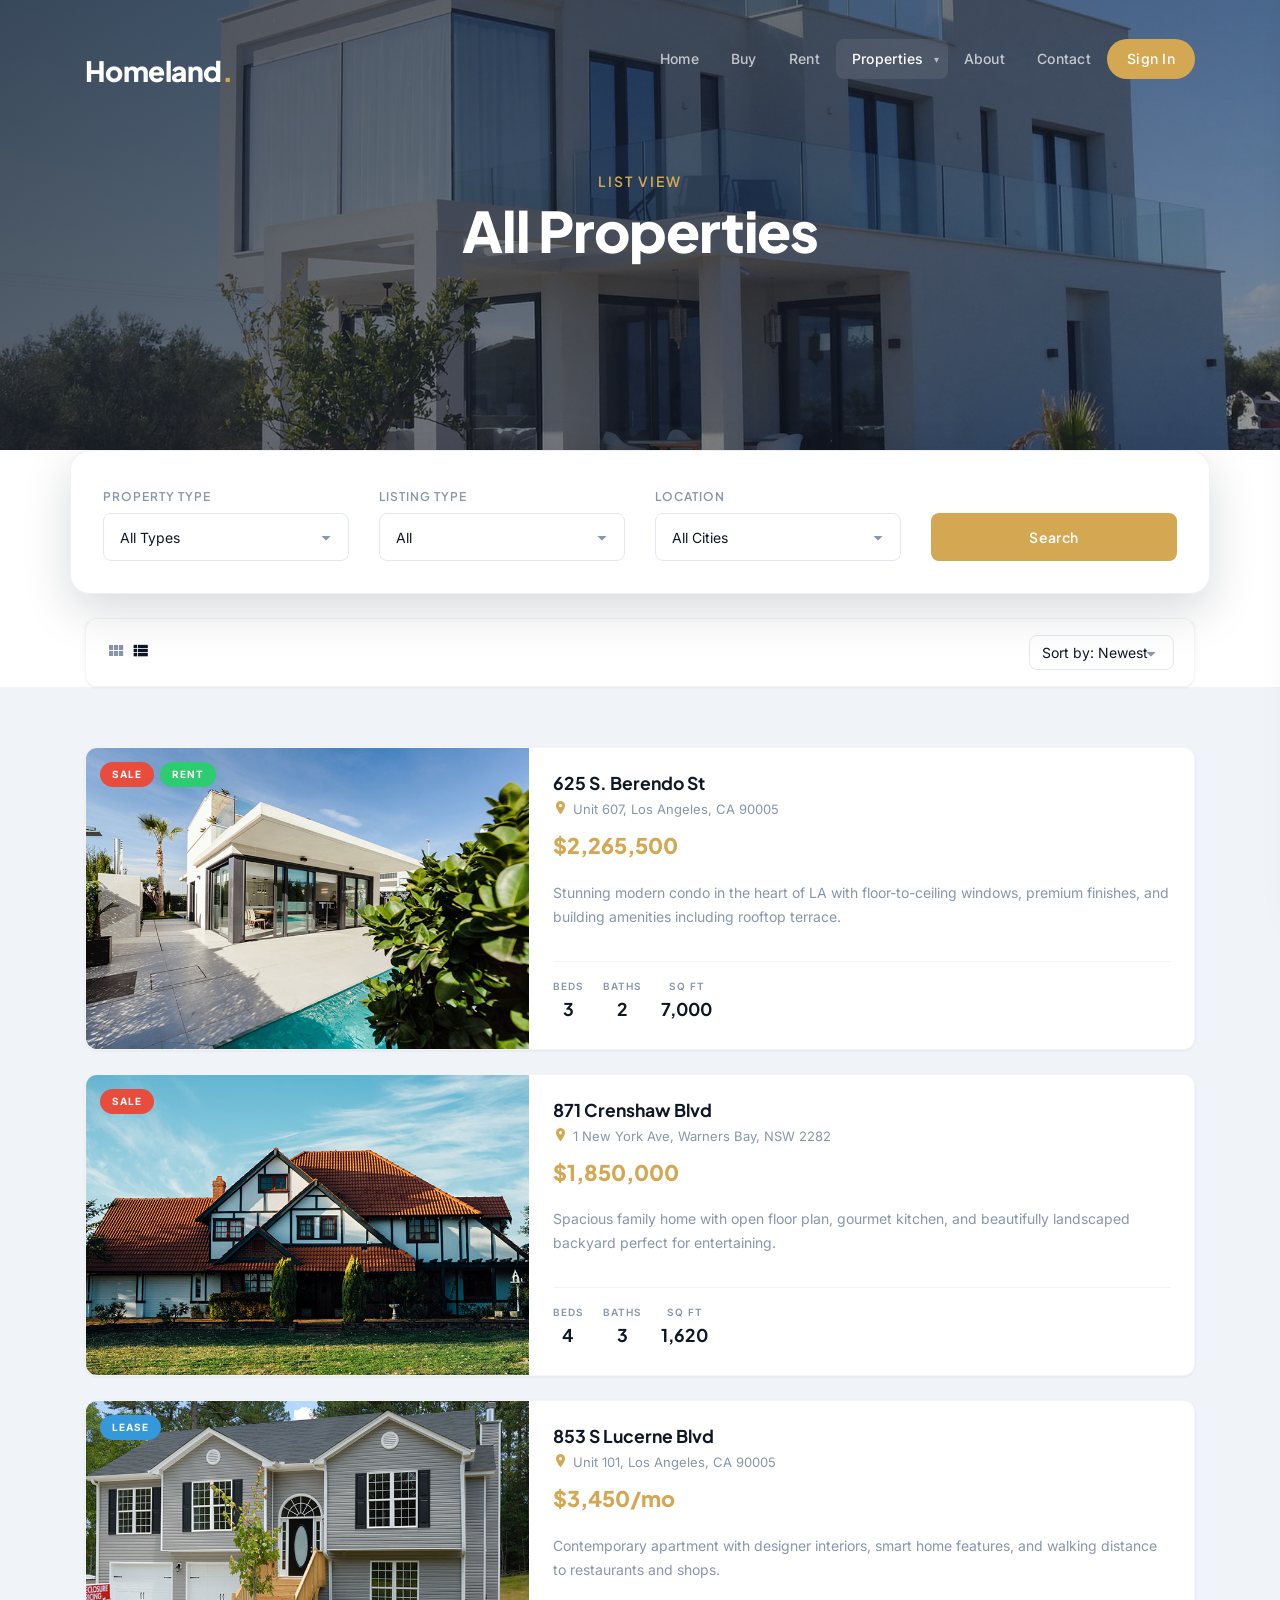
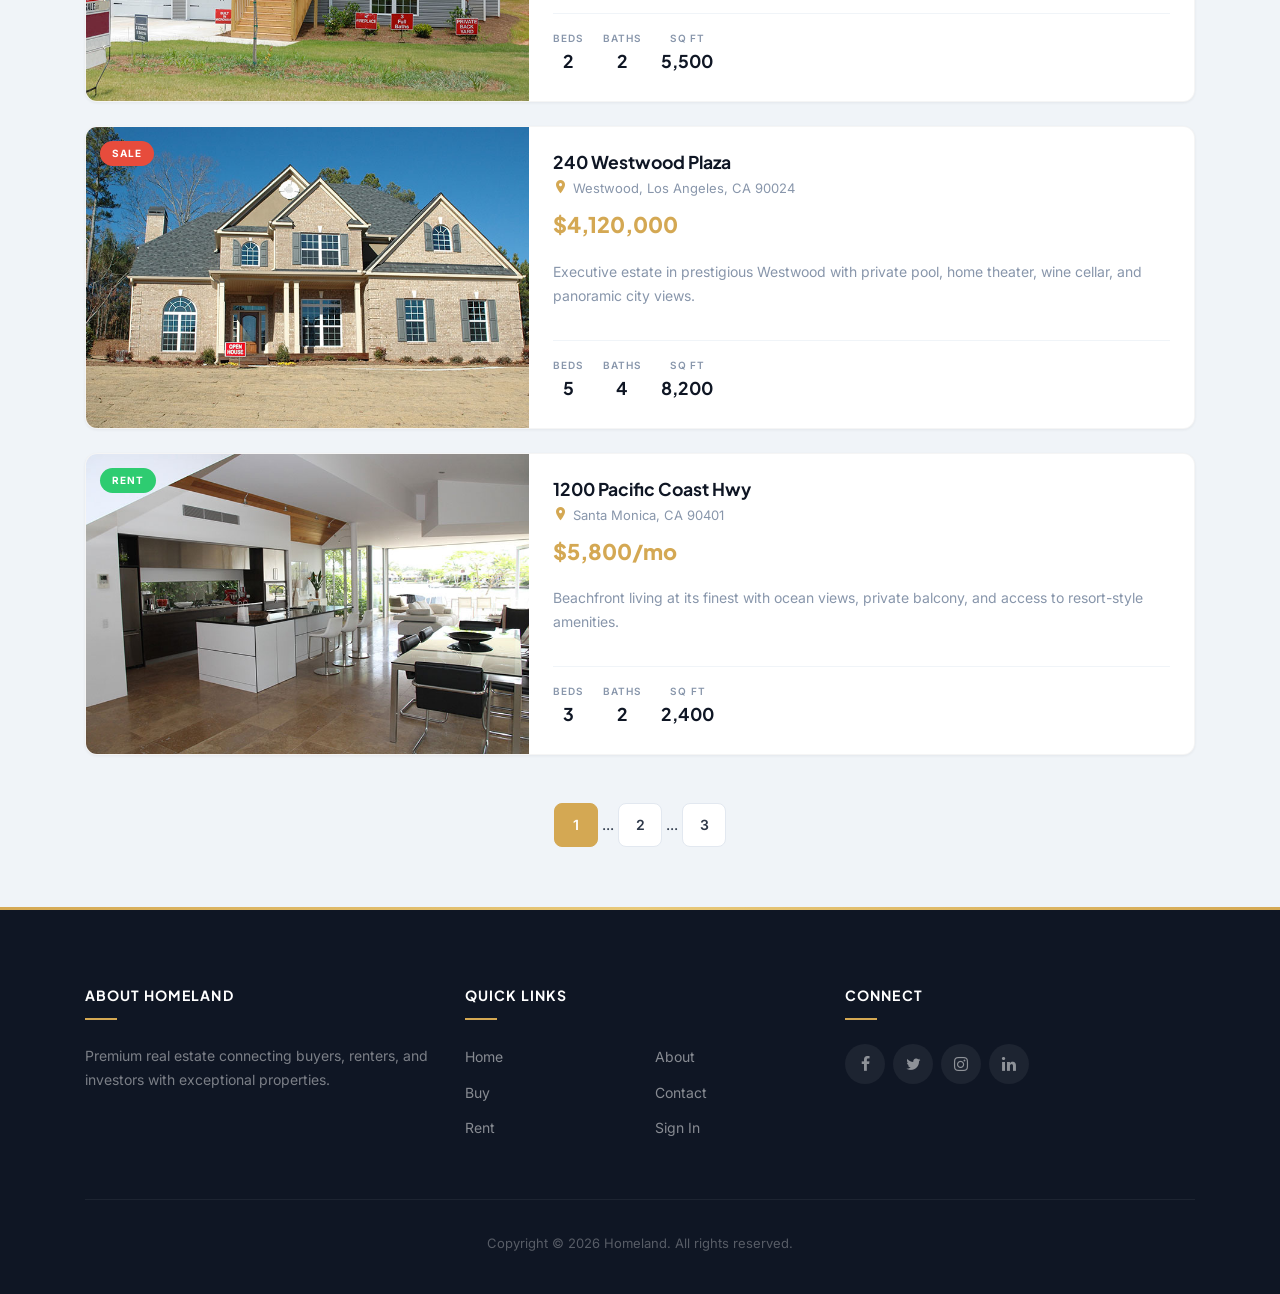
<file: view-list.html>
<!DOCTYPE html>
<html lang="en">
  <head>
    <title>Properties List View — Homeland Real Estate</title>
    <meta charset="utf-8">
    <meta name="viewport" content="width=device-width, initial-scale=1, shrink-to-fit=no">
    <meta name="description" content="Browse all Homeland properties in a detailed list view. Compare listings side by side.">
    <link rel="preconnect" href="https://fonts.googleapis.com"><link rel="preconnect" href="https://fonts.gstatic.com" crossorigin>
    <link href="https://fonts.googleapis.com/css2?family=Plus+Jakarta+Sans:wght@400;500;600;700;800&family=Inter:wght@400;500;600&display=swap" rel="stylesheet">
    <link rel="stylesheet" href="fonts/icomoon/style.css">
    <link rel="stylesheet" href="https://cdn.jsdelivr.net/npm/bootstrap@4.6.2/dist/css/bootstrap.min.css" integrity="sha384-xOolHFLEh07PJGoPkLv1IbcEPTNtaed2xpHsD9ESMhqIYd0nLMwNLD69Npy4HI+N" crossorigin="anonymous">
    <link rel="stylesheet" href="fonts/flaticon/font/flaticon.css">
    <link rel="stylesheet" href="css/aos.css">
    <link rel="stylesheet" href="css/style.css">
  </head>
  <body>
  <div class="site-loader"></div>
  <div class="site-wrap">
    <div class="site-mobile-menu"><div class="site-mobile-menu-header"><div class="site-mobile-menu-close mt-3"><span class="icon-close2 js-menu-toggle"></span></div></div><div class="site-mobile-menu-body"></div></div>
    <div class="site-navbar" id="site-navbar"><div class="container py-1"><div class="row align-items-center"><div class="col-8 col-md-8 col-lg-4"><h1 class="mb-0 site-logo"><a href="index.html" class="text-white h2 mb-0"><strong>Homeland<span class="dot">.</span></strong></a></h1></div><div class="col-4 col-md-4 col-lg-8"><nav class="site-navigation text-right text-md-right" role="navigation"><div class="d-inline-block d-lg-none ml-md-0 mr-auto py-3"><a href="#" class="site-menu-toggle js-menu-toggle text-white"><span class="icon-menu h3"></span></a></div><ul class="site-menu js-clone-nav d-none d-lg-block"><li><a href="index.html">Home</a></li><li><a href="buy.html">Buy</a></li><li><a href="rent.html">Rent</a></li><li class="has-children active"><a href="properties.html">Properties</a><ul class="dropdown arrow-top"><li><a href="#">Condo</a></li><li><a href="#">Property Land</a></li><li><a href="#">Commercial</a></li></ul></li><li><a href="about.html">About</a></li><li><a href="contact.html">Contact</a></li><li><a href="login.html">Sign In</a></li></ul></nav></div></div></div></div>

    <div class="site-blocks-cover inner-page-cover overlay" style="background-image: url(images/hero_bg_4.jpg);"><div class="container"><div class="row align-items-center justify-content-center text-center"><div class="col-md-10" data-aos="fade-up"><span class="hero-subtitle">List View</span><h1>All Properties</h1></div></div></div></div>

    <div class="site-section site-section-sm pb-0">
      <div class="container">
        <div class="row"><form class="form-search col-md-12" style="margin-top:-60px;"><div class="row align-items-end"><div class="col-md-3"><label>Property Type</label><div class="select-wrap"><span class="icon icon-arrow_drop_down"></span><select class="form-control d-block"><option>All Types</option><option>Condo</option><option>Commercial</option><option>Land</option></select></div></div><div class="col-md-3"><label>Listing Type</label><div class="select-wrap"><span class="icon icon-arrow_drop_down"></span><select class="form-control d-block"><option>All</option><option>For Sale</option><option>For Rent</option><option>For Lease</option></select></div></div><div class="col-md-3"><label>Location</label><div class="select-wrap"><span class="icon icon-arrow_drop_down"></span><select class="form-control d-block"><option>All Cities</option><option>New York</option><option>Los Angeles</option><option>Chicago</option></select></div></div><div class="col-md-3"><button type="submit" class="btn btn-amber btn-block">Search</button></div></div></form></div>
        <div class="row mt-4"><div class="col-md-12"><div class="view-options d-md-flex align-items-center"><div class="mr-auto"><a href="properties.html" class="icon-view view-module"><span class="icon-view_module"></span></a> <a href="view-list.html" class="icon-view view-list active"><span class="icon-view_list"></span></a></div><div class="ml-auto d-flex align-items-center"><div class="select-wrap"><span class="icon icon-arrow_drop_down"></span><select class="form-control form-control-sm d-block"><option>Sort by: Newest</option><option>Price: Low to High</option><option>Price: High to Low</option></select></div></div></div></div></div>
      </div>
    </div>

    <div class="site-section site-section-sm bg-light">
      <div class="container">
        <div class="row">
          <div class="col-12 mb-4" data-aos="fade-up">
            <div class="property-entry horizontal h-100 d-md-flex"><a href="property-details.html" class="property-thumbnail"><div class="offer-type-wrap"><span class="offer-type bg-danger">Sale</span><span class="offer-type bg-success">Rent</span></div><img src="images/img_1.jpg" alt="Property" style="width:100%;height:100%;object-fit:cover;"></a><div class="p-4 property-body"><h2 class="property-title"><a href="property-details.html">625 S. Berendo St</a></h2><span class="property-location d-block mb-2"><span class="property-icon icon-room"></span> Unit 607, Los Angeles, CA 90005</span><strong class="property-price d-block mb-3">$2,265,500</strong><p style="font-size:14px;color:var(--mist);">Stunning modern condo in the heart of LA with floor-to-ceiling windows, premium finishes, and building amenities including rooftop terrace.</p><ul class="property-specs-wrap mb-0"><li><span class="property-specs">Beds</span><span class="property-specs-number">3</span></li><li><span class="property-specs">Baths</span><span class="property-specs-number">2</span></li><li><span class="property-specs">SQ FT</span><span class="property-specs-number">7,000</span></li></ul></div></div>
          </div>
          <div class="col-12 mb-4" data-aos="fade-up" data-aos-delay="100">
            <div class="property-entry horizontal h-100 d-md-flex"><a href="property-details.html" class="property-thumbnail"><div class="offer-type-wrap"><span class="offer-type bg-danger">Sale</span></div><img src="images/img_2.jpg" alt="Property" style="width:100%;height:100%;object-fit:cover;"></a><div class="p-4 property-body"><h2 class="property-title"><a href="property-details.html">871 Crenshaw Blvd</a></h2><span class="property-location d-block mb-2"><span class="property-icon icon-room"></span> 1 New York Ave, Warners Bay, NSW 2282</span><strong class="property-price d-block mb-3">$1,850,000</strong><p style="font-size:14px;color:var(--mist);">Spacious family home with open floor plan, gourmet kitchen, and beautifully landscaped backyard perfect for entertaining.</p><ul class="property-specs-wrap mb-0"><li><span class="property-specs">Beds</span><span class="property-specs-number">4</span></li><li><span class="property-specs">Baths</span><span class="property-specs-number">3</span></li><li><span class="property-specs">SQ FT</span><span class="property-specs-number">1,620</span></li></ul></div></div>
          </div>
          <div class="col-12 mb-4" data-aos="fade-up" data-aos-delay="200">
            <div class="property-entry horizontal h-100 d-md-flex"><a href="property-details.html" class="property-thumbnail"><div class="offer-type-wrap"><span class="offer-type bg-info">Lease</span></div><img src="images/img_3.jpg" alt="Property" style="width:100%;height:100%;object-fit:cover;"></a><div class="p-4 property-body"><h2 class="property-title"><a href="property-details.html">853 S Lucerne Blvd</a></h2><span class="property-location d-block mb-2"><span class="property-icon icon-room"></span> Unit 101, Los Angeles, CA 90005</span><strong class="property-price d-block mb-3">$3,450/mo</strong><p style="font-size:14px;color:var(--mist);">Contemporary apartment with designer interiors, smart home features, and walking distance to restaurants and shops.</p><ul class="property-specs-wrap mb-0"><li><span class="property-specs">Beds</span><span class="property-specs-number">2</span></li><li><span class="property-specs">Baths</span><span class="property-specs-number">2</span></li><li><span class="property-specs">SQ FT</span><span class="property-specs-number">5,500</span></li></ul></div></div>
          </div>
          <div class="col-12 mb-4" data-aos="fade-up">
            <div class="property-entry horizontal h-100 d-md-flex"><a href="property-details.html" class="property-thumbnail"><div class="offer-type-wrap"><span class="offer-type bg-danger">Sale</span></div><img src="images/img_4.jpg" alt="Property" style="width:100%;height:100%;object-fit:cover;"></a><div class="p-4 property-body"><h2 class="property-title"><a href="property-details.html">240 Westwood Plaza</a></h2><span class="property-location d-block mb-2"><span class="property-icon icon-room"></span> Westwood, Los Angeles, CA 90024</span><strong class="property-price d-block mb-3">$4,120,000</strong><p style="font-size:14px;color:var(--mist);">Executive estate in prestigious Westwood with private pool, home theater, wine cellar, and panoramic city views.</p><ul class="property-specs-wrap mb-0"><li><span class="property-specs">Beds</span><span class="property-specs-number">5</span></li><li><span class="property-specs">Baths</span><span class="property-specs-number">4</span></li><li><span class="property-specs">SQ FT</span><span class="property-specs-number">8,200</span></li></ul></div></div>
          </div>
          <div class="col-12 mb-4" data-aos="fade-up" data-aos-delay="100">
            <div class="property-entry horizontal h-100 d-md-flex"><a href="property-details.html" class="property-thumbnail"><div class="offer-type-wrap"><span class="offer-type bg-success">Rent</span></div><img src="images/img_5.jpg" alt="Property" style="width:100%;height:100%;object-fit:cover;"></a><div class="p-4 property-body"><h2 class="property-title"><a href="property-details.html">1200 Pacific Coast Hwy</a></h2><span class="property-location d-block mb-2"><span class="property-icon icon-room"></span> Santa Monica, CA 90401</span><strong class="property-price d-block mb-3">$5,800/mo</strong><p style="font-size:14px;color:var(--mist);">Beachfront living at its finest with ocean views, private balcony, and access to resort-style amenities.</p><ul class="property-specs-wrap mb-0"><li><span class="property-specs">Beds</span><span class="property-specs-number">3</span></li><li><span class="property-specs">Baths</span><span class="property-specs-number">2</span></li><li><span class="property-specs">SQ FT</span><span class="property-specs-number">2,400</span></li></ul></div></div>
          </div>
        </div>
        <div class="row mt-4"><div class="col-12 text-center site-pagination"><a href="#" class="active">1</a> <span>...</span> <a href="#">2</a> <span>...</span> <a href="#">3</a></div></div>
      </div>
    </div>

    <footer class="site-footer"><div class="container"><div class="row"><div class="col-lg-4 mb-5 mb-lg-0"><h3 class="footer-heading mb-4">About Homeland</h3><p>Premium real estate connecting buyers, renters, and investors with exceptional properties.</p></div><div class="col-lg-4 mb-5 mb-lg-0"><div class="row"><div class="col-md-12"><h3 class="footer-heading mb-4">Quick Links</h3></div><div class="col-md-6"><ul><li><a href="index.html">Home</a></li><li><a href="buy.html">Buy</a></li><li><a href="rent.html">Rent</a></li></ul></div><div class="col-md-6"><ul><li><a href="about.html">About</a></li><li><a href="contact.html">Contact</a></li><li><a href="login.html">Sign In</a></li></ul></div></div></div><div class="col-lg-4"><h3 class="footer-heading mb-4">Connect</h3><div class="footer-social mt-3"><a href="#"><span class="icon-facebook"></span></a><a href="#"><span class="icon-twitter"></span></a><a href="#"><span class="icon-instagram"></span></a><a href="#"><span class="icon-linkedin"></span></a></div></div></div><div class="footer-bottom"><p>Copyright &copy; <script>document.write(new Date().getFullYear());</script> Homeland. All rights reserved.</p></div></div></footer>
  </div>
  <script src="js/jquery-3.3.1.min.js"></script><script src="js/jquery-migrate-3.0.1.min.js"></script><script src="js/jquery-ui.js"></script><script src="https://cdn.jsdelivr.net/npm/popper.js@1.16.1/dist/umd/popper.min.js" integrity="sha384-9/reFTGAW83EW2RDu2S0VKaIzap3H66lZH81PoYlFhbGU+6BZp6G7bd94AOUN395" crossorigin="anonymous"></script><script src="https://cdn.jsdelivr.net/npm/bootstrap@4.6.2/dist/js/bootstrap.min.js" integrity="sha384-+sLIOodYLS7CIrQpBjl+C7CHatG27Cx5JB09aeUMFOI+aAFuQ+a5Y5bL69s/KUOA" crossorigin="anonymous"></script><script src="js/aos.js"></script><script src="js/main.js"></script>
  </body>
</html>
</file>
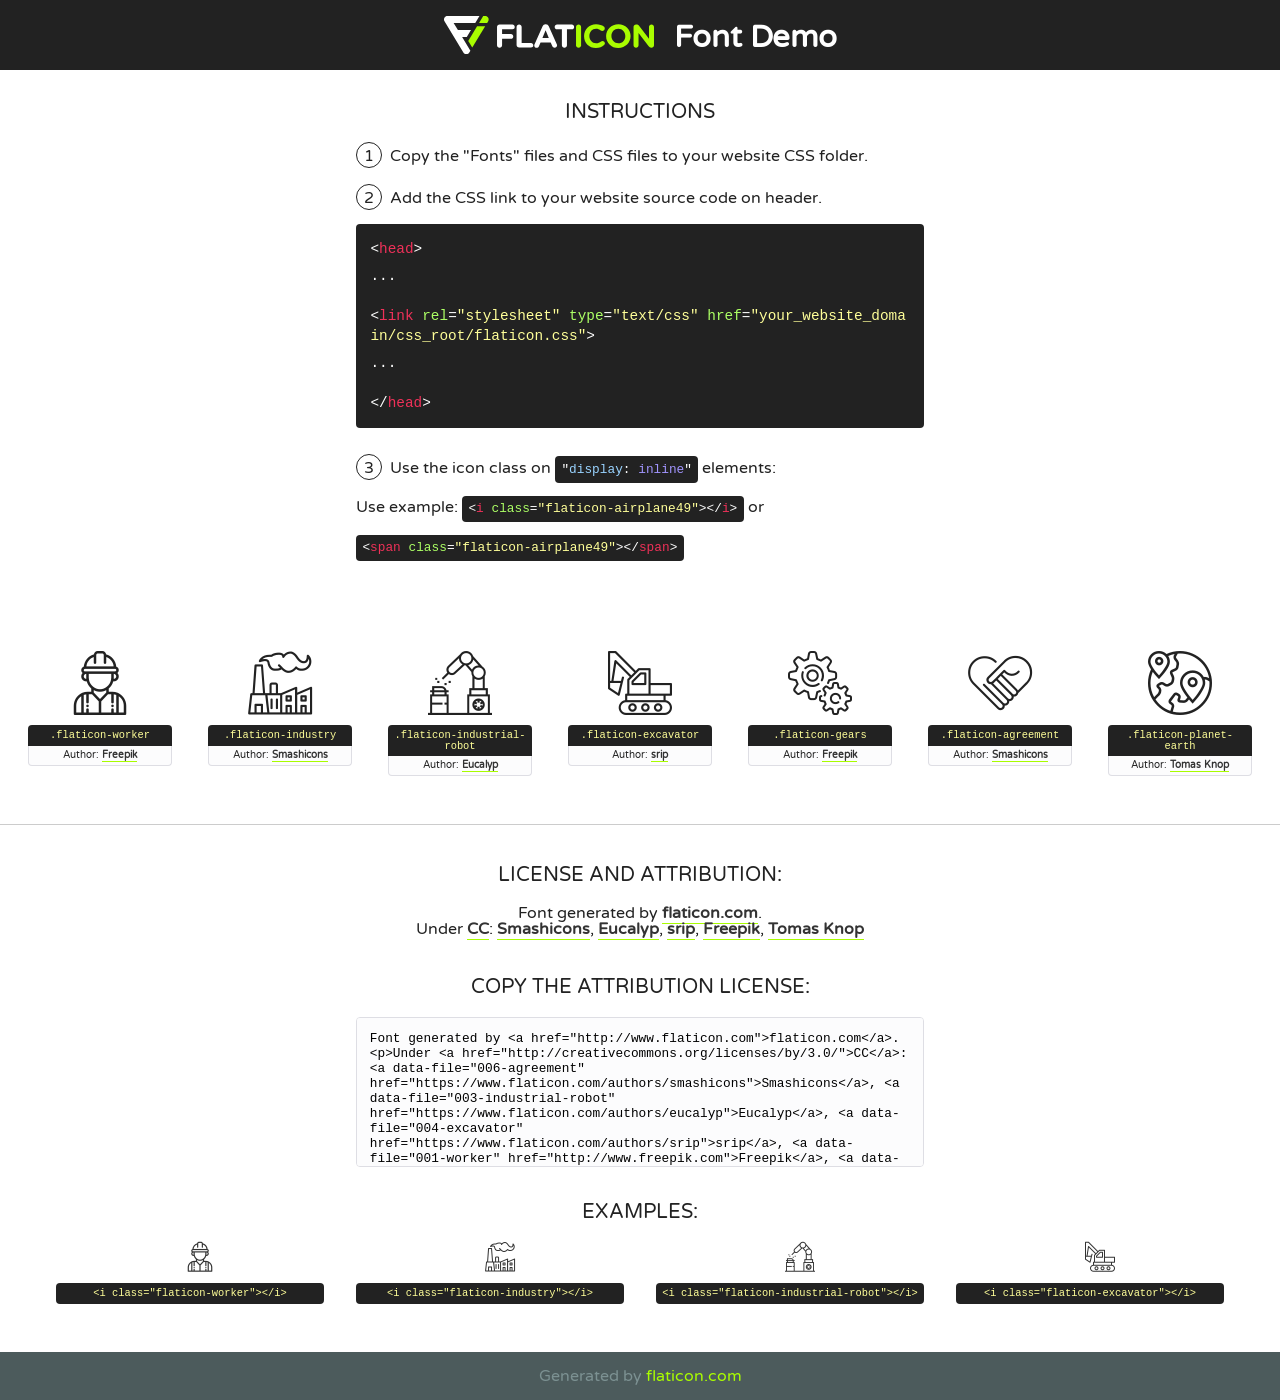
<file: fonts/flaticon-2/font/flaticon.html>
<!DOCTYPE html>
<!--
  Flaticon icon font: Flaticon
  Creation date: 24/09/2018 04:43
-->
<html>
<!DOCTYPE html>
<html>

<head>
    <title>Flaticon WebFont</title>
    <link href="http://fonts.googleapis.com/css?family=Varela+Round" rel="stylesheet" type="text/css" />
    <link rel="stylesheet" type="text/css" href="flaticon.css">
    <meta charset="UTF-8">
    <style>
    html, body, div, span, applet, object, iframe,
    h1, h2, h3, h4, h5, h6, p, blockquote, pre,
    a, abbr, acronym, address, big, cite, code,
    del, dfn, em, img, ins, kbd, q, s, samp,
    small, strike, strong, sub, sup, tt, var,
    b, u, i, center,
    dl, dt, dd, ol, ul, li,
    fieldset, form, label, legend,
    table, caption, tbody, tfoot, thead, tr, th, td,
    article, aside, canvas, details, embed, 
    figure, figcaption, footer, header, hgroup, 
    menu, nav, output, ruby, section, summary,
    time, mark, audio, video {
        margin: 0;
        padding: 0;
        border: 0;
        font-size: 100%;
        font: inherit;
        vertical-align: baseline;
    }
    /* HTML5 display-role reset for older browsers */
    article, aside, details, figcaption, figure, 
    footer, header, hgroup, menu, nav, section {
        display: block;
    }
    body {
        line-height: 1;
    }
    ol, ul {
        list-style: none;
    }
    blockquote, q {
        quotes: none;
    }
    blockquote:before, blockquote:after,
    q:before, q:after {
        content: '';
        content: none;
    }
    table {
        border-collapse: collapse;
        border-spacing: 0;
    }
    body {
        font-family: 'Varela Round', Helvetica, Arial, sans-serif;
        font-size: 16px;
        color: #222;
    }
    a {
        color: #333;
        border-bottom: 1px solid #a9fd00;
        font-weight: bold;
        text-decoration: none;
    }
    * {
        -moz-box-sizing: border-box;
        -webkit-box-sizing: border-box;
        box-sizing: border-box;
        margin: 0;
        padding: 0;
    }
    [class^="flaticon-"]:before, [class*=" flaticon-"]:before, [class^="flaticon-"]:after, [class*=" flaticon-"]:after {
        font-family: Flaticon;
        font-size: 30px;
        font-style: normal;
        margin-left: 20px;
        color: #333;
    }
    .wrapper {
        max-width: 600px;
        margin: auto;
        padding: 0 1em;
    }
    .title {
        font-size: 1.25em;
        text-align: center;
        margin-bottom: 1em;
        text-transform: uppercase;
    }
    header {
        text-align: center;
        background-color: #222;
        color: #fff;
        padding: 1em;
    }
    header .logo {
        width: 210px;
        height: 38px;
        display: inline-block;
        vertical-align: middle;
        margin-right: 1em;
        border: none;
    }
    header strong {
        font-size: 1.95em;
        font-weight: bold;
        vertical-align: middle;
        margin-top: 5px;
        display: inline-block;
    }
    .demo {
        margin: 2em auto;
        line-height: 1.25em;
    }
    .demo ul li {
        margin-bottom: 1em;
    }
    .demo ul li .num {
        color: #222;
        border-radius: 20px;
        display: inline-block;
        width: 26px;
        padding: 3px;
        height: 26px;
        text-align: center;
        margin-right: 0.5em;
        border: 1px solid #222;
    }
    .demo ul li code {
        background-color: #222;
        border-radius: 4px;
        padding: 0.25em 0.5em;
        display: inline-block;
        color: #fff;
        font-family: Consolas,Monaco,Lucida Console,Liberation Mono,DejaVu Sans Mono,Bitstream Vera Sans Mono,Courier New, monospace;
        font-weight: lighter;
        margin-top: 1em;
        font-size: 0.8em;
        word-break: break-all;
    }
    .demo ul li code.big {
        padding: 1em;
        font-size: 0.9em;
    }
    .demo ul li code .red {
        color: #EF3159;
    }
    .demo ul li code .green {
        color: #ACFF65;
    }
    .demo ul li code .yellow {
        color: #FFFF99;
    }
    .demo ul li code .blue {
        color: #99D3FF;
    }
    .demo ul li code .purple {
        color: #A295FF;
    }
    .demo ul li code .dots {
        margin-top: 0.5em;
        display: block;
    }
    #glyphs {
        border-bottom: 1px solid #ccc;
        padding: 2em 0;
        text-align: center;
    }
    .glyph {
        display: inline-block;
        width: 9em;
        margin: 1em;
        text-align: center;
        vertical-align: top;
        background: #FFF;
    }
    .glyph .glyph-icon {
        padding: 10px;
        display: block;
        font-family:"Flaticon";
        font-size: 64px;
        line-height: 1;
    }
    .glyph .glyph-icon:before {
        font-size: 64px;
        color: #222;
        margin-left: 0;
    }
    .class-name {
        font-size: 0.65em;
        background-color: #222;
        color: #fff;
        border-radius: 4px 4px 0 0;
        padding: 0.5em;
        color: #FFFF99;
        font-family: Consolas,Monaco,Lucida Console,Liberation Mono,DejaVu Sans Mono,Bitstream Vera Sans Mono,Courier New, monospace;
    }
    .author-name {
        font-size: 0.6em;
        background-color: #fcfcfd;
        border: 1px solid #DEDEE4;
        border-top: 0;
        border-radius: 0 0 4px 4px;
        padding: 0.5em;
    }
    .class-name:last-child {
        font-size: 10px;
        color:#888;
    }
    .class-name:last-child a {
        font-size: 10px;
        color:#555;
    }
    .class-name:last-child a:hover {
        color:#a9fd00;
    }
    .glyph > input {
        display: block;
        width: 100px;
        margin: 5px auto;
        text-align: center;
        font-size: 12px;
        cursor: text;
    }
    .glyph > input.icon-input {
        font-family:"Flaticon";
        font-size: 16px;
        margin-bottom: 10px;
    }
    .attribution .title {
        margin-top: 2em;
    }
    .attribution textarea {
        background-color: #fcfcfd;
        padding: 1em;
        border: none;
        box-shadow: none;
        border: 1px solid #DEDEE4;
        border-radius: 4px;
        resize: none;
        width: 100%;
        height: 150px;
        font-size: 0.8em;
        font-family: Consolas,Monaco,Lucida Console,Liberation Mono,DejaVu Sans Mono,Bitstream Vera Sans Mono,Courier New, monospace;
        -webkit-appearance: none;
    }
    .iconsuse {
        margin: 2em auto;
        text-align: center;
        max-width: 1200px;
    }
    .iconsuse:after {
        content: '';
        display: table;
        clear: both;
    }
    .iconsuse .image {
        float: left;
        width: 25%;
        padding: 0 1em;
    }
    .iconsuse .image p {
        margin-bottom: 1em;
    }
    .iconsuse .image span {
        display: block;
        font-size: 0.65em;
        background-color: #222;
        color: #fff;
        border-radius: 4px;
        padding: 0.5em;
        color: #FFFF99;
        margin-top: 1em;
        font-family: Consolas,Monaco,Lucida Console,Liberation Mono,DejaVu Sans Mono,Bitstream Vera Sans Mono,Courier New, monospace;
    }
    #footer {
        text-align: center;
        background-color: #4C5B5C;
        color: #7c9192;
        padding: 1em;
    }
    #footer a {
        border: none;
        color: #a9fd00;
        font-weight: normal;
    }
    @media (max-width: 960px) {
        .iconsuse .image {
            width: 50%;
        }
    }
    @media (max-width: 560px) {
        .iconsuse .image {
            width: 100%;
        }
    }
    </style>
</head>

<body class="characters-off">

    <header>
        <a href="http://www.flaticon.com" target="_blank" class="logo">
            <svg version="1.1" xmlns="http://www.w3.org/2000/svg" xmlns:xlink="http://www.w3.org/1999/xlink" xmlns:a="http://ns.adobe.com/AdobeSVGViewerExtensions/3.0/" viewBox="0 0 560.875 102.036" enable-background="new 0 0 560.875 102.036" xml:space="preserve">
                <defs>
                </defs>
                <g>
                    <g class="letters">
                        <path fill="#ffffff" d="M141.596,29.675c0-3.777,2.985-6.767,6.764-6.767h34.438c3.426,0,6.15,2.728,6.15,6.15
                        c0,3.43-2.724,6.149-6.15,6.149h-27.674v13.091h23.719c3.429,0,6.151,2.724,6.151,6.15c0,3.43-2.723,6.149-6.151,6.149h-23.719
                        v17.574c0,3.773-2.986,6.761-6.764,6.761c-3.779,0-6.764-2.989-6.764-6.761V29.675z"></path>
                        <path fill="#ffffff" d="M193.844,29.149c0-3.781,2.985-6.767,6.764-6.767c3.776,0,6.763,2.985,6.763,6.767v42.957h25.039
                        c3.426,0,6.149,2.726,6.149,6.153c0,3.425-2.723,6.15-6.149,6.15h-31.802c-3.779,0-6.764-2.986-6.764-6.768V29.149z"></path>
                        <path fill="#ffffff" d="M241.891,75.71l21.438-48.407c1.492-3.341,4.215-5.357,7.906-5.357h0.792
                        c3.686,0,6.323,2.017,7.815,5.357l21.439,48.407c0.436,0.967,0.701,1.845,0.701,2.723c0,3.602-2.809,6.501-6.414,6.501
                        c-3.161,0-5.269-1.845-6.499-4.655l-4.132-9.661h-27.059l-4.301,10.102c-1.144,2.631-3.426,4.214-6.237,4.214
                        c-3.517,0-6.24-2.81-6.24-6.325C241.1,77.64,241.451,76.677,241.891,75.71z M279.932,58.666l-8.521-20.297l-8.526,20.297H279.932
                        z"></path>
                        <path fill="#ffffff" d="M314.864,35.387H301.86c-3.429,0-6.239-2.813-6.239-6.238c0-3.429,2.811-6.24,6.239-6.24h39.533
                        c3.426,0,6.237,2.811,6.237,6.24c0,3.425-2.811,6.238-6.237,6.238h-13.001v42.785c0,3.773-2.99,6.761-6.764,6.761
                        c-3.779,0-6.764-2.989-6.764-6.761V35.387z"></path>
                        <path fill="#A9FD00" d="M352.615,29.149c0-3.781,2.985-6.767,6.767-6.767c3.774,0,6.761,2.985,6.761,6.767v49.024
                        c0,3.773-2.987,6.761-6.761,6.761c-3.781,0-6.767-2.989-6.767-6.761V29.149z"></path>
                        <path fill="#A9FD00" d="M374.132,53.836v-0.179c0-17.481,13.178-31.801,32.065-31.801c9.22,0,15.459,2.458,20.557,6.238
                        c1.402,1.054,2.637,2.985,2.637,5.357c0,3.692-2.985,6.59-6.681,6.59c-1.845,0-3.071-0.702-4.044-1.319
                        c-3.776-2.813-7.729-4.393-12.562-4.393c-10.364,0-17.831,8.611-17.831,19.154v0.173c0,10.542,7.291,19.329,17.831,19.329
                        c5.715,0,9.492-1.756,13.359-4.834c1.049-0.874,2.458-1.491,4.039-1.491c3.429,0,6.325,2.813,6.325,6.236
                        c0,2.106-1.056,3.78-2.282,4.834c-5.539,4.834-12.036,7.733-21.878,7.733C387.572,85.464,374.132,71.493,374.132,53.836z"></path>
                        <path fill="#A9FD00" d="M433.009,53.836v-0.179c0-17.481,13.79-31.801,32.766-31.801c18.981,0,32.592,14.143,32.592,31.628v0.173
                        c0,17.483-13.785,31.807-32.769,31.807C446.625,85.464,433.009,71.32,433.009,53.836z M484.224,53.836v-0.179
                        c0-10.539-7.725-19.326-18.626-19.326c-10.893,0-18.449,8.611-18.449,19.154v0.173c0,10.542,7.73,19.329,18.626,19.329
                        C476.676,72.986,484.224,64.378,484.224,53.836z"></path>
                        <path fill="#A9FD00" d="M506.233,29.321c0-3.774,2.99-6.763,6.767-6.763h1.401c3.252,0,5.183,1.583,7.029,3.953l26.093,34.265
                        V29.059c0-3.692,2.99-6.677,6.681-6.677c3.683,0,6.671,2.985,6.671,6.677v48.934c0,3.78-2.987,6.765-6.764,6.765h-0.436
                        c-3.257,0-5.188-1.581-7.034-3.953l-27.056-35.492v32.944c0,3.687-2.985,6.676-6.678,6.676c-3.683,0-6.673-2.989-6.673-6.676
                        V29.321z"></path>
                    </g>
                    <g class="insignia">
                        <path fill="#ffffff" d="M48.372,56.137h12.517l11.156-18.537H37.186L25.688,18.539h57.825L94.668,0H9.271
                        C5.925,0,2.842,1.801,1.198,4.716c-1.644,2.907-1.593,6.482,0.134,9.343l50.38,83.501c1.678,2.781,4.689,4.476,7.938,4.476
                        c3.246,0,6.257-1.695,7.935-4.476l2.898-4.804L48.372,56.137z"></path>
                        <g class="i">
                            <path fill="#A9FD00" d="M93.575,18.539h0.031v0.004l21.652,0.004l2.705-4.488c1.727-2.861,1.778-6.436,0.133-9.343
                            C116.454,1.801,113.371,0,110.026,0h-5.294L93.575,18.539z"></path>
                            <polygon fill="#A9FD00" points="88.291,27.356 64.725,66.486 75.519,84.404 109.942,27.356"></polygon>
                        </g>
                    </g>
                </g>
            </svg>
        </a>
        <strong>Font Demo</strong>
    </header>


    <section class="demo wrapper">

        <p class="title">Instructions</p>

        <ul>
            <li>
                <span class="num">1</span>Copy the "Fonts" files and CSS files to your website CSS folder.
            </li>
            <li>
                <span class="num">2</span>Add the CSS link to your website source code on header.
                <code class="big">
                    &lt;<span class="red">head</span>&gt;
                    <br/><span class="dots">...</span>
                    <br/>&lt;<span class="red">link</span> <span class="green">rel</span>=<span class="yellow">"stylesheet"</span> <span class="green">type</span>=<span class="yellow">"text/css"</span> <span class="green">href</span>=<span class="yellow">"your_website_domain/css_root/flaticon.css"</span>&gt;
                    <br/><span class="dots">...</span>
                    <br/>&lt;/<span class="red">head</span>&gt;
                </code>
            </li>

            <li>
                <p>
                    <span class="num">3</span>Use the icon class on <code>"<span class="blue">display</span>:<span class="purple"> inline</span>"</code> elements:
                    <br />
                    Use example: <code>&lt;<span class="red">i</span> <span class="green">class</span>=<span class="yellow">&quot;flaticon-airplane49&quot;</span>&gt;&lt;/<span class="red">i</span>&gt;</code> or <code>&lt;<span class="red">span</span> <span class="green">class</span>=<span class="yellow">&quot;flaticon-airplane49&quot;</span>&gt;&lt;/<span class="red">span</span>&gt;</code>
            </li>
        </ul>

    </section>




   <section id="glyphs">          
    
      
        <div class="glyph"><div class="glyph-icon flaticon-worker"></div>
            <div class="class-name">.flaticon-worker</div>
            <div class="author-name">Author: <a data-file="001-worker" href="http://www.freepik.com">Freepik</a> </div> 
        </div>        
        
        <div class="glyph"><div class="glyph-icon flaticon-industry"></div>
            <div class="class-name">.flaticon-industry</div>
            <div class="author-name">Author: <a data-file="002-industry" href="https://www.flaticon.com/authors/smashicons">Smashicons</a> </div> 
        </div>        
        
        <div class="glyph"><div class="glyph-icon flaticon-industrial-robot"></div>
            <div class="class-name">.flaticon-industrial-robot</div>
            <div class="author-name">Author: <a data-file="003-industrial-robot" href="https://www.flaticon.com/authors/eucalyp">Eucalyp</a> </div> 
        </div>        
        
        <div class="glyph"><div class="glyph-icon flaticon-excavator"></div>
            <div class="class-name">.flaticon-excavator</div>
            <div class="author-name">Author: <a data-file="004-excavator" href="https://www.flaticon.com/authors/srip">srip</a> </div> 
        </div>        
        
        <div class="glyph"><div class="glyph-icon flaticon-gears"></div>
            <div class="class-name">.flaticon-gears</div>
            <div class="author-name">Author: <a data-file="005-gears" href="http://www.freepik.com">Freepik</a> </div> 
        </div>        
        
        <div class="glyph"><div class="glyph-icon flaticon-agreement"></div>
            <div class="class-name">.flaticon-agreement</div>
            <div class="author-name">Author: <a data-file="006-agreement" href="https://www.flaticon.com/authors/smashicons">Smashicons</a> </div> 
        </div>        
        
        <div class="glyph"><div class="glyph-icon flaticon-planet-earth"></div>
            <div class="class-name">.flaticon-planet-earth</div>
            <div class="author-name">Author: <a data-file="007-planet-earth" href="https://www.flaticon.com/authors/tomas-knop">Tomas Knop</a> </div> 
        </div>        
        

    </section>



    <section class="attribution wrapper"   style="text-align:center;">

      <div class="title">License and attribution:</div><div class="attrDiv">Font generated by <a href="http://www.flaticon.com">flaticon.com</a>. <div><p>Under <a href="http://creativecommons.org/licenses/by/3.0/">CC</a>: <a data-file="006-agreement" href="https://www.flaticon.com/authors/smashicons">Smashicons</a>, <a data-file="003-industrial-robot" href="https://www.flaticon.com/authors/eucalyp">Eucalyp</a>, <a data-file="004-excavator" href="https://www.flaticon.com/authors/srip">srip</a>, <a data-file="001-worker" href="http://www.freepik.com">Freepik</a>, <a data-file="007-planet-earth" href="https://www.flaticon.com/authors/tomas-knop">Tomas Knop</a></p>  </div>
      </div>
      <div class="title">Copy the Attribution License:</div>

    <textarea onclick="this.focus();this.select();">Font generated by &lt;a href=&quot;http://www.flaticon.com&quot;&gt;flaticon.com&lt;/a&gt;. <p>Under <a href="http://creativecommons.org/licenses/by/3.0/">CC</a>: <a data-file="006-agreement" href="https://www.flaticon.com/authors/smashicons">Smashicons</a>, <a data-file="003-industrial-robot" href="https://www.flaticon.com/authors/eucalyp">Eucalyp</a>, <a data-file="004-excavator" href="https://www.flaticon.com/authors/srip">srip</a>, <a data-file="001-worker" href="http://www.freepik.com">Freepik</a>, <a data-file="007-planet-earth" href="https://www.flaticon.com/authors/tomas-knop">Tomas Knop</a></p>  
     </textarea>

    </section>

    <section class="iconsuse">

          <div class="title">Examples:</div>            
             
            <div class="image">
                <p>
                    <i class="glyph-icon flaticon-worker"></i> 
                    <span>&lt;i class=&quot;flaticon-worker&quot;&gt;&lt;/i&gt;</span>
                </p>
            </div>
            
            <div class="image">
                <p>
                    <i class="glyph-icon flaticon-industry"></i> 
                    <span>&lt;i class=&quot;flaticon-industry&quot;&gt;&lt;/i&gt;</span>
                </p>
            </div>
            
            <div class="image">
                <p>
                    <i class="glyph-icon flaticon-industrial-robot"></i> 
                    <span>&lt;i class=&quot;flaticon-industrial-robot&quot;&gt;&lt;/i&gt;</span>
                </p>
            </div>
            
            <div class="image">
                <p>
                    <i class="glyph-icon flaticon-excavator"></i> 
                    <span>&lt;i class=&quot;flaticon-excavator&quot;&gt;&lt;/i&gt;</span>
                </p>
            </div>
                       
        </div>
                            
    </section>

<div id="footer">
    <div>Generated by <a href="http://www.flaticon.com">flaticon.com</a>
    </div>
</div>



</body>
</html>
</file>
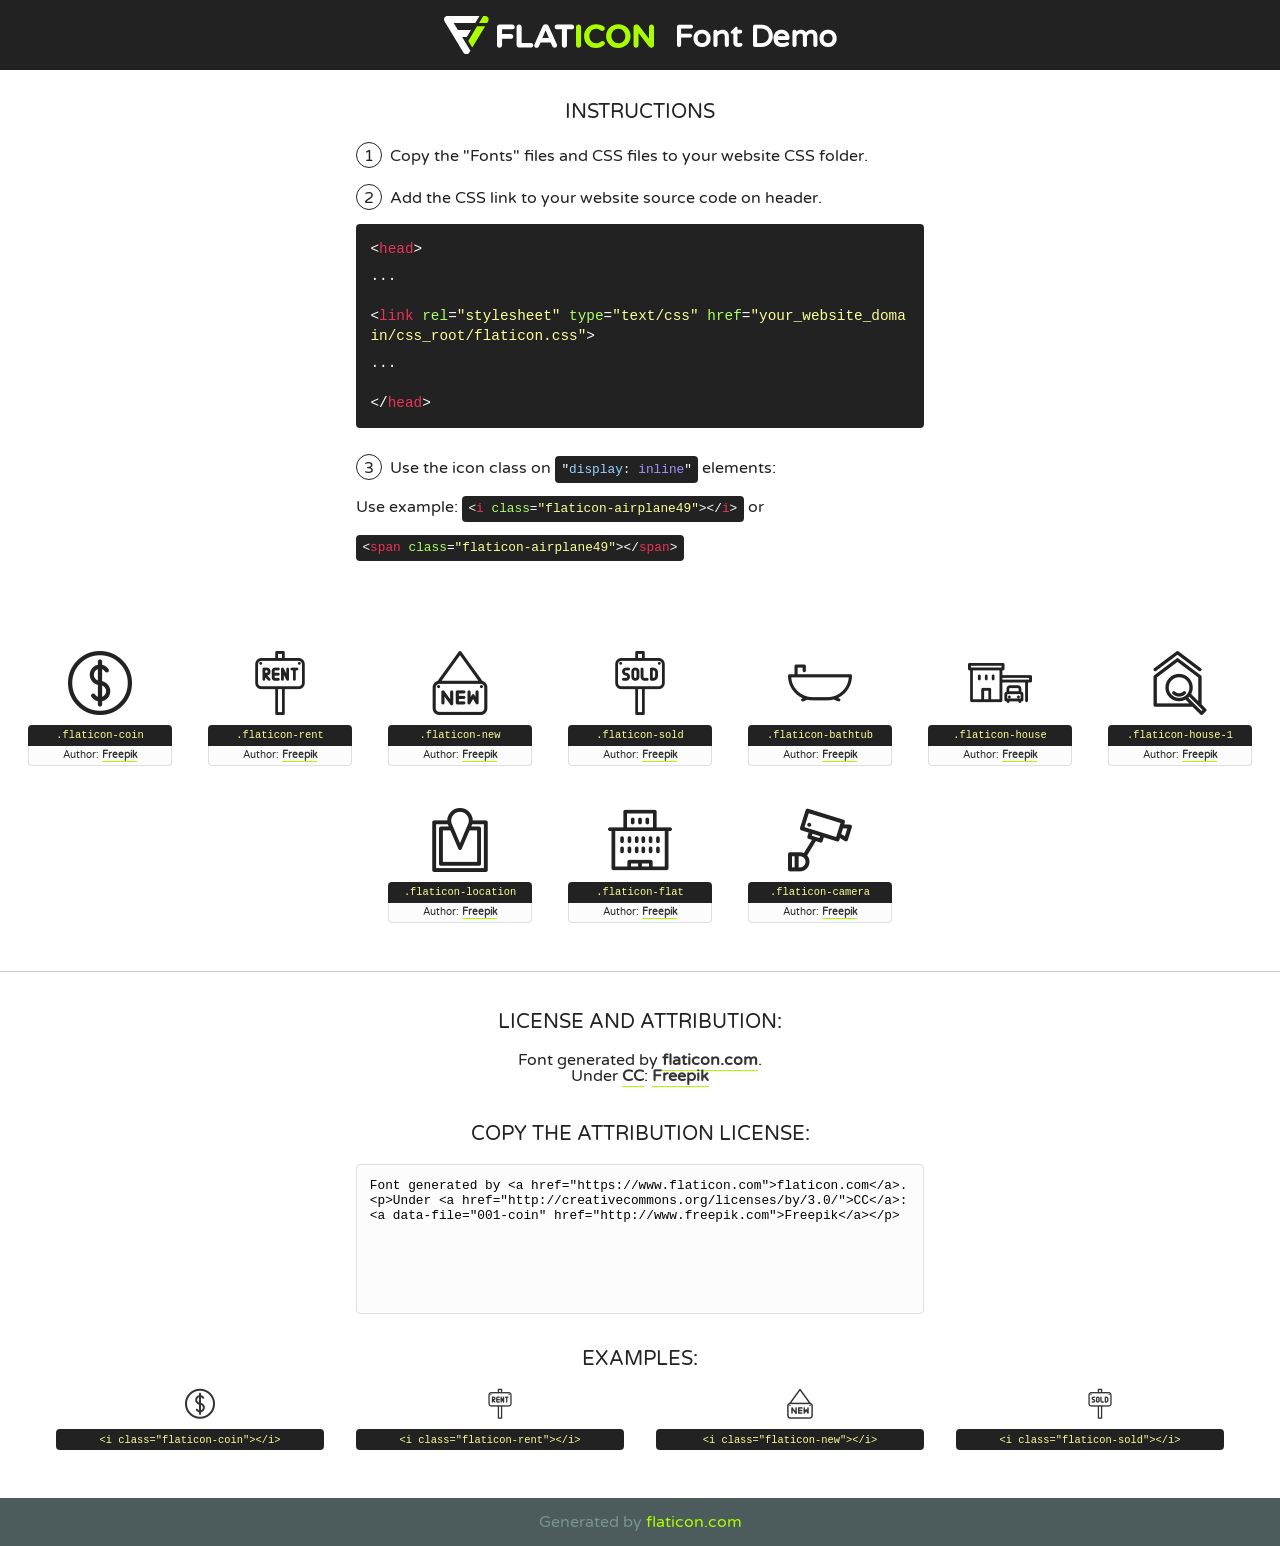
<file: fonts/flaticon/font/flaticon.html>
<!DOCTYPE html>
<!--
  Flaticon icon font: Flaticon
  Creation date: 05/12/2018 08:20
-->
<html>
<!DOCTYPE html>
<html>

<head>
    <title>Flaticon WebFont</title>
    <link href="http://fonts.googleapis.com/css?family=Varela+Round" rel="stylesheet" type="text/css" />
    <link rel="stylesheet" type="text/css" href="flaticon.css">
    <meta charset="UTF-8">
    <style>
    html, body, div, span, applet, object, iframe,
    h1, h2, h3, h4, h5, h6, p, blockquote, pre,
    a, abbr, acronym, address, big, cite, code,
    del, dfn, em, img, ins, kbd, q, s, samp,
    small, strike, strong, sub, sup, tt, var,
    b, u, i, center,
    dl, dt, dd, ol, ul, li,
    fieldset, form, label, legend,
    table, caption, tbody, tfoot, thead, tr, th, td,
    article, aside, canvas, details, embed, 
    figure, figcaption, footer, header, hgroup, 
    menu, nav, output, ruby, section, summary,
    time, mark, audio, video {
        margin: 0;
        padding: 0;
        border: 0;
        font-size: 100%;
        font: inherit;
        vertical-align: baseline;
    }
    /* HTML5 display-role reset for older browsers */
    article, aside, details, figcaption, figure, 
    footer, header, hgroup, menu, nav, section {
        display: block;
    }
    body {
        line-height: 1;
    }
    ol, ul {
        list-style: none;
    }
    blockquote, q {
        quotes: none;
    }
    blockquote:before, blockquote:after,
    q:before, q:after {
        content: '';
        content: none;
    }
    table {
        border-collapse: collapse;
        border-spacing: 0;
    }
    body {
        font-family: 'Varela Round', Helvetica, Arial, sans-serif;
        font-size: 16px;
        color: #222;
    }
    a {
        color: #333;
        border-bottom: 1px solid #a9fd00;
        font-weight: bold;
        text-decoration: none;
    }
    * {
        -moz-box-sizing: border-box;
        -webkit-box-sizing: border-box;
        box-sizing: border-box;
        margin: 0;
        padding: 0;
    }
    [class^="flaticon-"]:before, [class*=" flaticon-"]:before, [class^="flaticon-"]:after, [class*=" flaticon-"]:after {
        font-family: Flaticon;
        font-size: 30px;
        font-style: normal;
        margin-left: 20px;
        color: #333;
    }
    .wrapper {
        max-width: 600px;
        margin: auto;
        padding: 0 1em;
    }
    .title {
        font-size: 1.25em;
        text-align: center;
        margin-bottom: 1em;
        text-transform: uppercase;
    }
    header {
        text-align: center;
        background-color: #222;
        color: #fff;
        padding: 1em;
    }
    header .logo {
        width: 210px;
        height: 38px;
        display: inline-block;
        vertical-align: middle;
        margin-right: 1em;
        border: none;
    }
    header strong {
        font-size: 1.95em;
        font-weight: bold;
        vertical-align: middle;
        margin-top: 5px;
        display: inline-block;
    }
    .demo {
        margin: 2em auto;
        line-height: 1.25em;
    }
    .demo ul li {
        margin-bottom: 1em;
    }
    .demo ul li .num {
        color: #222;
        border-radius: 20px;
        display: inline-block;
        width: 26px;
        padding: 3px;
        height: 26px;
        text-align: center;
        margin-right: 0.5em;
        border: 1px solid #222;
    }
    .demo ul li code {
        background-color: #222;
        border-radius: 4px;
        padding: 0.25em 0.5em;
        display: inline-block;
        color: #fff;
        font-family: Consolas,Monaco,Lucida Console,Liberation Mono,DejaVu Sans Mono,Bitstream Vera Sans Mono,Courier New, monospace;
        font-weight: lighter;
        margin-top: 1em;
        font-size: 0.8em;
        word-break: break-all;
    }
    .demo ul li code.big {
        padding: 1em;
        font-size: 0.9em;
    }
    .demo ul li code .red {
        color: #EF3159;
    }
    .demo ul li code .green {
        color: #ACFF65;
    }
    .demo ul li code .yellow {
        color: #FFFF99;
    }
    .demo ul li code .blue {
        color: #99D3FF;
    }
    .demo ul li code .purple {
        color: #A295FF;
    }
    .demo ul li code .dots {
        margin-top: 0.5em;
        display: block;
    }
    #glyphs {
        border-bottom: 1px solid #ccc;
        padding: 2em 0;
        text-align: center;
    }
    .glyph {
        display: inline-block;
        width: 9em;
        margin: 1em;
        text-align: center;
        vertical-align: top;
        background: #FFF;
    }
    .glyph .glyph-icon {
        padding: 10px;
        display: block;
        font-family:"Flaticon";
        font-size: 64px;
        line-height: 1;
    }
    .glyph .glyph-icon:before {
        font-size: 64px;
        color: #222;
        margin-left: 0;
    }
    .class-name {
        font-size: 0.65em;
        background-color: #222;
        color: #fff;
        border-radius: 4px 4px 0 0;
        padding: 0.5em;
        color: #FFFF99;
        font-family: Consolas,Monaco,Lucida Console,Liberation Mono,DejaVu Sans Mono,Bitstream Vera Sans Mono,Courier New, monospace;
    }
    .author-name {
        font-size: 0.6em;
        background-color: #fcfcfd;
        border: 1px solid #DEDEE4;
        border-top: 0;
        border-radius: 0 0 4px 4px;
        padding: 0.5em;
    }
    .class-name:last-child {
        font-size: 10px;
        color:#888;
    }
    .class-name:last-child a {
        font-size: 10px;
        color:#555;
    }
    .class-name:last-child a:hover {
        color:#a9fd00;
    }
    .glyph > input {
        display: block;
        width: 100px;
        margin: 5px auto;
        text-align: center;
        font-size: 12px;
        cursor: text;
    }
    .glyph > input.icon-input {
        font-family:"Flaticon";
        font-size: 16px;
        margin-bottom: 10px;
    }
    .attribution .title {
        margin-top: 2em;
    }
    .attribution textarea {
        background-color: #fcfcfd;
        padding: 1em;
        border: none;
        box-shadow: none;
        border: 1px solid #DEDEE4;
        border-radius: 4px;
        resize: none;
        width: 100%;
        height: 150px;
        font-size: 0.8em;
        font-family: Consolas,Monaco,Lucida Console,Liberation Mono,DejaVu Sans Mono,Bitstream Vera Sans Mono,Courier New, monospace;
        -webkit-appearance: none;
    }
    .iconsuse {
        margin: 2em auto;
        text-align: center;
        max-width: 1200px;
    }
    .iconsuse:after {
        content: '';
        display: table;
        clear: both;
    }
    .iconsuse .image {
        float: left;
        width: 25%;
        padding: 0 1em;
    }
    .iconsuse .image p {
        margin-bottom: 1em;
    }
    .iconsuse .image span {
        display: block;
        font-size: 0.65em;
        background-color: #222;
        color: #fff;
        border-radius: 4px;
        padding: 0.5em;
        color: #FFFF99;
        margin-top: 1em;
        font-family: Consolas,Monaco,Lucida Console,Liberation Mono,DejaVu Sans Mono,Bitstream Vera Sans Mono,Courier New, monospace;
    }
    #footer {
        text-align: center;
        background-color: #4C5B5C;
        color: #7c9192;
        padding: 1em;
    }
    #footer a {
        border: none;
        color: #a9fd00;
        font-weight: normal;
    }
    @media (max-width: 960px) {
        .iconsuse .image {
            width: 50%;
        }
    }
    @media (max-width: 560px) {
        .iconsuse .image {
            width: 100%;
        }
    }
    </style>
</head>

<body class="characters-off">

    <header>
        <a href="https://www.flaticon.com" target="_blank" class="logo">
            <svg version="1.1" xmlns="http://www.w3.org/2000/svg" xmlns:xlink="http://www.w3.org/1999/xlink" xmlns:a="http://ns.adobe.com/AdobeSVGViewerExtensions/3.0/" viewBox="0 0 560.875 102.036" enable-background="new 0 0 560.875 102.036" xml:space="preserve">
                <defs>
                </defs>
                <g>
                    <g class="letters">
                        <path fill="#ffffff" d="M141.596,29.675c0-3.777,2.985-6.767,6.764-6.767h34.438c3.426,0,6.15,2.728,6.15,6.15
                        c0,3.43-2.724,6.149-6.15,6.149h-27.674v13.091h23.719c3.429,0,6.151,2.724,6.151,6.15c0,3.43-2.723,6.149-6.151,6.149h-23.719
                        v17.574c0,3.773-2.986,6.761-6.764,6.761c-3.779,0-6.764-2.989-6.764-6.761V29.675z"></path>
                        <path fill="#ffffff" d="M193.844,29.149c0-3.781,2.985-6.767,6.764-6.767c3.776,0,6.763,2.985,6.763,6.767v42.957h25.039
                        c3.426,0,6.149,2.726,6.149,6.153c0,3.425-2.723,6.15-6.149,6.15h-31.802c-3.779,0-6.764-2.986-6.764-6.768V29.149z"></path>
                        <path fill="#ffffff" d="M241.891,75.71l21.438-48.407c1.492-3.341,4.215-5.357,7.906-5.357h0.792
                        c3.686,0,6.323,2.017,7.815,5.357l21.439,48.407c0.436,0.967,0.701,1.845,0.701,2.723c0,3.602-2.809,6.501-6.414,6.501
                        c-3.161,0-5.269-1.845-6.499-4.655l-4.132-9.661h-27.059l-4.301,10.102c-1.144,2.631-3.426,4.214-6.237,4.214
                        c-3.517,0-6.24-2.81-6.24-6.325C241.1,77.64,241.451,76.677,241.891,75.71z M279.932,58.666l-8.521-20.297l-8.526,20.297H279.932
                        z"></path>
                        <path fill="#ffffff" d="M314.864,35.387H301.86c-3.429,0-6.239-2.813-6.239-6.238c0-3.429,2.811-6.24,6.239-6.24h39.533
                        c3.426,0,6.237,2.811,6.237,6.24c0,3.425-2.811,6.238-6.237,6.238h-13.001v42.785c0,3.773-2.99,6.761-6.764,6.761
                        c-3.779,0-6.764-2.989-6.764-6.761V35.387z"></path>
                        <path fill="#A9FD00" d="M352.615,29.149c0-3.781,2.985-6.767,6.767-6.767c3.774,0,6.761,2.985,6.761,6.767v49.024
                        c0,3.773-2.987,6.761-6.761,6.761c-3.781,0-6.767-2.989-6.767-6.761V29.149z"></path>
                        <path fill="#A9FD00" d="M374.132,53.836v-0.179c0-17.481,13.178-31.801,32.065-31.801c9.22,0,15.459,2.458,20.557,6.238
                        c1.402,1.054,2.637,2.985,2.637,5.357c0,3.692-2.985,6.59-6.681,6.59c-1.845,0-3.071-0.702-4.044-1.319
                        c-3.776-2.813-7.729-4.393-12.562-4.393c-10.364,0-17.831,8.611-17.831,19.154v0.173c0,10.542,7.291,19.329,17.831,19.329
                        c5.715,0,9.492-1.756,13.359-4.834c1.049-0.874,2.458-1.491,4.039-1.491c3.429,0,6.325,2.813,6.325,6.236
                        c0,2.106-1.056,3.78-2.282,4.834c-5.539,4.834-12.036,7.733-21.878,7.733C387.572,85.464,374.132,71.493,374.132,53.836z"></path>
                        <path fill="#A9FD00" d="M433.009,53.836v-0.179c0-17.481,13.79-31.801,32.766-31.801c18.981,0,32.592,14.143,32.592,31.628v0.173
                        c0,17.483-13.785,31.807-32.769,31.807C446.625,85.464,433.009,71.32,433.009,53.836z M484.224,53.836v-0.179
                        c0-10.539-7.725-19.326-18.626-19.326c-10.893,0-18.449,8.611-18.449,19.154v0.173c0,10.542,7.73,19.329,18.626,19.329
                        C476.676,72.986,484.224,64.378,484.224,53.836z"></path>
                        <path fill="#A9FD00" d="M506.233,29.321c0-3.774,2.99-6.763,6.767-6.763h1.401c3.252,0,5.183,1.583,7.029,3.953l26.093,34.265
                        V29.059c0-3.692,2.99-6.677,6.681-6.677c3.683,0,6.671,2.985,6.671,6.677v48.934c0,3.78-2.987,6.765-6.764,6.765h-0.436
                        c-3.257,0-5.188-1.581-7.034-3.953l-27.056-35.492v32.944c0,3.687-2.985,6.676-6.678,6.676c-3.683,0-6.673-2.989-6.673-6.676
                        V29.321z"></path>
                    </g>
                    <g class="insignia">
                        <path fill="#ffffff" d="M48.372,56.137h12.517l11.156-18.537H37.186L25.688,18.539h57.825L94.668,0H9.271
                        C5.925,0,2.842,1.801,1.198,4.716c-1.644,2.907-1.593,6.482,0.134,9.343l50.38,83.501c1.678,2.781,4.689,4.476,7.938,4.476
                        c3.246,0,6.257-1.695,7.935-4.476l2.898-4.804L48.372,56.137z"></path>
                        <g class="i">
                            <path fill="#A9FD00" d="M93.575,18.539h0.031v0.004l21.652,0.004l2.705-4.488c1.727-2.861,1.778-6.436,0.133-9.343
                            C116.454,1.801,113.371,0,110.026,0h-5.294L93.575,18.539z"></path>
                            <polygon fill="#A9FD00" points="88.291,27.356 64.725,66.486 75.519,84.404 109.942,27.356"></polygon>
                        </g>
                    </g>
                </g>
            </svg>
        </a>
        <strong>Font Demo</strong>
    </header>


    <section class="demo wrapper">

        <p class="title">Instructions</p>

        <ul>
            <li>
                <span class="num">1</span>Copy the "Fonts" files and CSS files to your website CSS folder.
            </li>
            <li>
                <span class="num">2</span>Add the CSS link to your website source code on header.
                <code class="big">
                    &lt;<span class="red">head</span>&gt;
                    <br/><span class="dots">...</span>
                    <br/>&lt;<span class="red">link</span> <span class="green">rel</span>=<span class="yellow">"stylesheet"</span> <span class="green">type</span>=<span class="yellow">"text/css"</span> <span class="green">href</span>=<span class="yellow">"your_website_domain/css_root/flaticon.css"</span>&gt;
                    <br/><span class="dots">...</span>
                    <br/>&lt;/<span class="red">head</span>&gt;
                </code>
            </li>

            <li>
                <p>
                    <span class="num">3</span>Use the icon class on <code>"<span class="blue">display</span>:<span class="purple"> inline</span>"</code> elements:
                    <br />
                    Use example: <code>&lt;<span class="red">i</span> <span class="green">class</span>=<span class="yellow">&quot;flaticon-airplane49&quot;</span>&gt;&lt;/<span class="red">i</span>&gt;</code> or <code>&lt;<span class="red">span</span> <span class="green">class</span>=<span class="yellow">&quot;flaticon-airplane49&quot;</span>&gt;&lt;/<span class="red">span</span>&gt;</code>
            </li>
        </ul>

    </section>




   <section id="glyphs">          
    
      
        <div class="glyph"><div class="glyph-icon flaticon-coin"></div>
            <div class="class-name">.flaticon-coin</div>
            <div class="author-name">Author: <a data-file="001-coin" href="http://www.freepik.com">Freepik</a> </div> 
        </div>        
        
        <div class="glyph"><div class="glyph-icon flaticon-rent"></div>
            <div class="class-name">.flaticon-rent</div>
            <div class="author-name">Author: <a data-file="002-rent" href="http://www.freepik.com">Freepik</a> </div> 
        </div>        
        
        <div class="glyph"><div class="glyph-icon flaticon-new"></div>
            <div class="class-name">.flaticon-new</div>
            <div class="author-name">Author: <a data-file="003-new" href="http://www.freepik.com">Freepik</a> </div> 
        </div>        
        
        <div class="glyph"><div class="glyph-icon flaticon-sold"></div>
            <div class="class-name">.flaticon-sold</div>
            <div class="author-name">Author: <a data-file="004-sold" href="http://www.freepik.com">Freepik</a> </div> 
        </div>        
        
        <div class="glyph"><div class="glyph-icon flaticon-bathtub"></div>
            <div class="class-name">.flaticon-bathtub</div>
            <div class="author-name">Author: <a data-file="005-bathtub" href="http://www.freepik.com">Freepik</a> </div> 
        </div>        
        
        <div class="glyph"><div class="glyph-icon flaticon-house"></div>
            <div class="class-name">.flaticon-house</div>
            <div class="author-name">Author: <a data-file="006-house" href="http://www.freepik.com">Freepik</a> </div> 
        </div>        
        
        <div class="glyph"><div class="glyph-icon flaticon-house-1"></div>
            <div class="class-name">.flaticon-house-1</div>
            <div class="author-name">Author: <a data-file="007-house-1" href="http://www.freepik.com">Freepik</a> </div> 
        </div>        
        
        <div class="glyph"><div class="glyph-icon flaticon-location"></div>
            <div class="class-name">.flaticon-location</div>
            <div class="author-name">Author: <a data-file="008-location" href="http://www.freepik.com">Freepik</a> </div> 
        </div>        
        
        <div class="glyph"><div class="glyph-icon flaticon-flat"></div>
            <div class="class-name">.flaticon-flat</div>
            <div class="author-name">Author: <a data-file="009-flat" href="http://www.freepik.com">Freepik</a> </div> 
        </div>        
        
        <div class="glyph"><div class="glyph-icon flaticon-camera"></div>
            <div class="class-name">.flaticon-camera</div>
            <div class="author-name">Author: <a data-file="010-camera" href="http://www.freepik.com">Freepik</a> </div> 
        </div>        
        

    </section>



    <section class="attribution wrapper"   style="text-align:center;">

      <div class="title">License and attribution:</div><div class="attrDiv">Font generated by <a href="https://www.flaticon.com">flaticon.com</a>. <div><p>Under <a href="http://creativecommons.org/licenses/by/3.0/">CC</a>: <a data-file="001-coin" href="http://www.freepik.com">Freepik</a></p>  </div>
      </div>
      <div class="title">Copy the Attribution License:</div>

    <textarea onclick="this.focus();this.select();">Font generated by &lt;a href=&quot;https://www.flaticon.com&quot;&gt;flaticon.com&lt;/a&gt;. <p>Under <a href="http://creativecommons.org/licenses/by/3.0/">CC</a>: <a data-file="001-coin" href="http://www.freepik.com">Freepik</a></p>  
     </textarea>

    </section>

    <section class="iconsuse">

          <div class="title">Examples:</div>            
             
            <div class="image">
                <p>
                    <i class="glyph-icon flaticon-coin"></i> 
                    <span>&lt;i class=&quot;flaticon-coin&quot;&gt;&lt;/i&gt;</span>
                </p>
            </div>
            
            <div class="image">
                <p>
                    <i class="glyph-icon flaticon-rent"></i> 
                    <span>&lt;i class=&quot;flaticon-rent&quot;&gt;&lt;/i&gt;</span>
                </p>
            </div>
            
            <div class="image">
                <p>
                    <i class="glyph-icon flaticon-new"></i> 
                    <span>&lt;i class=&quot;flaticon-new&quot;&gt;&lt;/i&gt;</span>
                </p>
            </div>
            
            <div class="image">
                <p>
                    <i class="glyph-icon flaticon-sold"></i> 
                    <span>&lt;i class=&quot;flaticon-sold&quot;&gt;&lt;/i&gt;</span>
                </p>
            </div>
                       
        </div>
                            
    </section>

<div id="footer">
    <div>Generated by <a href="https://www.flaticon.com">flaticon.com</a>
    </div>
</div>



</body>
</html>
</file>
<file: fonts/icomoon/style.css>
@font-face {
  font-family: 'icomoon';
  src:  url('fonts/icomoon.eot?10si43');
  src:  url('fonts/icomoon.eot?10si43#iefix') format('embedded-opentype'),
    url('fonts/icomoon.ttf?10si43') format('truetype'),
    url('fonts/icomoon.woff?10si43') format('woff'),
    url('fonts/icomoon.svg?10si43#icomoon') format('svg');
  font-weight: normal;
  font-style: normal;
}

[class^="icon-"], [class*=" icon-"] {
  /* use !important to prevent issues with browser extensions that change fonts */
  font-family: 'icomoon' !important;
  speak: none;
  font-style: normal;
  font-weight: normal;
  font-variant: normal;
  text-transform: none;
  line-height: 1;

  /* Better Font Rendering =========== */
  -webkit-font-smoothing: antialiased;
  -moz-osx-font-smoothing: grayscale;
}

.icon-asterisk:before {
  content: "\f069";
}
.icon-plus:before {
  content: "\f067";
}
.icon-question:before {
  content: "\f128";
}
.icon-minus:before {
  content: "\f068";
}
.icon-glass:before {
  content: "\f000";
}
.icon-music:before {
  content: "\f001";
}
.icon-search:before {
  content: "\f002";
}
.icon-envelope-o:before {
  content: "\f003";
}
.icon-heart:before {
  content: "\f004";
}
.icon-star:before {
  content: "\f005";
}
.icon-star-o:before {
  content: "\f006";
}
.icon-user:before {
  content: "\f007";
}
.icon-film:before {
  content: "\f008";
}
.icon-th-large:before {
  content: "\f009";
}
.icon-th:before {
  content: "\f00a";
}
.icon-th-list:before {
  content: "\f00b";
}
.icon-check:before {
  content: "\f00c";
}
.icon-close:before {
  content: "\f00d";
}
.icon-remove:before {
  content: "\f00d";
}
.icon-times:before {
  content: "\f00d";
}
.icon-search-plus:before {
  content: "\f00e";
}
.icon-search-minus:before {
  content: "\f010";
}
.icon-power-off:before {
  content: "\f011";
}
.icon-signal:before {
  content: "\f012";
}
.icon-cog:before {
  content: "\f013";
}
.icon-gear:before {
  content: "\f013";
}
.icon-trash-o:before {
  content: "\f014";
}
.icon-home:before {
  content: "\f015";
}
.icon-file-o:before {
  content: "\f016";
}
.icon-clock-o:before {
  content: "\f017";
}
.icon-road:before {
  content: "\f018";
}
.icon-download:before {
  content: "\f019";
}
.icon-arrow-circle-o-down:before {
  content: "\f01a";
}
.icon-arrow-circle-o-up:before {
  content: "\f01b";
}
.icon-inbox:before {
  content: "\f01c";
}
.icon-play-circle-o:before {
  content: "\f01d";
}
.icon-repeat:before {
  content: "\f01e";
}
.icon-rotate-right:before {
  content: "\f01e";
}
.icon-refresh:before {
  content: "\f021";
}
.icon-list-alt:before {
  content: "\f022";
}
.icon-lock:before {
  content: "\f023";
}
.icon-flag:before {
  content: "\f024";
}
.icon-headphones:before {
  content: "\f025";
}
.icon-volume-off:before {
  content: "\f026";
}
.icon-volume-down:before {
  content: "\f027";
}
.icon-volume-up:before {
  content: "\f028";
}
.icon-qrcode:before {
  content: "\f029";
}
.icon-barcode:before {
  content: "\f02a";
}
.icon-tag:before {
  content: "\f02b";
}
.icon-tags:before {
  content: "\f02c";
}
.icon-book:before {
  content: "\f02d";
}
.icon-bookmark:before {
  content: "\f02e";
}
.icon-print:before {
  content: "\f02f";
}
.icon-camera:before {
  content: "\f030";
}
.icon-font:before {
  content: "\f031";
}
.icon-bold:before {
  content: "\f032";
}
.icon-italic:before {
  content: "\f033";
}
.icon-text-height:before {
  content: "\f034";
}
.icon-text-width:before {
  content: "\f035";
}
.icon-align-left:before {
  content: "\f036";
}
.icon-align-center:before {
  content: "\f037";
}
.icon-align-right:before {
  content: "\f038";
}
.icon-align-justify:before {
  content: "\f039";
}
.icon-list:before {
  content: "\f03a";
}
.icon-dedent:before {
  content: "\f03b";
}
.icon-outdent:before {
  content: "\f03b";
}
.icon-indent:before {
  content: "\f03c";
}
.icon-video-camera:before {
  content: "\f03d";
}
.icon-image:before {
  content: "\f03e";
}
.icon-photo:before {
  content: "\f03e";
}
.icon-picture-o:before {
  content: "\f03e";
}
.icon-pencil:before {
  content: "\f040";
}
.icon-map-marker:before {
  content: "\f041";
}
.icon-adjust:before {
  content: "\f042";
}
.icon-tint:before {
  content: "\f043";
}
.icon-edit:before {
  content: "\f044";
}
.icon-pencil-square-o:before {
  content: "\f044";
}
.icon-share-square-o:before {
  content: "\f045";
}
.icon-check-square-o:before {
  content: "\f046";
}
.icon-arrows:before {
  content: "\f047";
}
.icon-step-backward:before {
  content: "\f048";
}
.icon-fast-backward:before {
  content: "\f049";
}
.icon-backward:before {
  content: "\f04a";
}
.icon-play:before {
  content: "\f04b";
}
.icon-pause:before {
  content: "\f04c";
}
.icon-stop:before {
  content: "\f04d";
}
.icon-forward:before {
  content: "\f04e";
}
.icon-fast-forward:before {
  content: "\f050";
}
.icon-step-forward:before {
  content: "\f051";
}
.icon-eject:before {
  content: "\f052";
}
.icon-chevron-left:before {
  content: "\f053";
}
.icon-chevron-right:before {
  content: "\f054";
}
.icon-plus-circle:before {
  content: "\f055";
}
.icon-minus-circle:before {
  content: "\f056";
}
.icon-times-circle:before {
  content: "\f057";
}
.icon-check-circle:before {
  content: "\f058";
}
.icon-question-circle:before {
  content: "\f059";
}
.icon-info-circle:before {
  content: "\f05a";
}
.icon-crosshairs:before {
  content: "\f05b";
}
.icon-times-circle-o:before {
  content: "\f05c";
}
.icon-check-circle-o:before {
  content: "\f05d";
}
.icon-ban:before {
  content: "\f05e";
}
.icon-arrow-left:before {
  content: "\f060";
}
.icon-arrow-right:before {
  content: "\f061";
}
.icon-arrow-up:before {
  content: "\f062";
}
.icon-arrow-down:before {
  content: "\f063";
}
.icon-mail-forward:before {
  content: "\f064";
}
.icon-share:before {
  content: "\f064";
}
.icon-expand:before {
  content: "\f065";
}
.icon-compress:before {
  content: "\f066";
}
.icon-exclamation-circle:before {
  content: "\f06a";
}
.icon-gift:before {
  content: "\f06b";
}
.icon-leaf:before {
  content: "\f06c";
}
.icon-fire:before {
  content: "\f06d";
}
.icon-eye:before {
  content: "\f06e";
}
.icon-eye-slash:before {
  content: "\f070";
}
.icon-exclamation-triangle:before {
  content: "\f071";
}
.icon-warning:before {
  content: "\f071";
}
.icon-plane:before {
  content: "\f072";
}
.icon-calendar:before {
  content: "\f073";
}
.icon-random:before {
  content: "\f074";
}
.icon-comment:before {
  content: "\f075";
}
.icon-magnet:before {
  content: "\f076";
}
.icon-chevron-up:before {
  content: "\f077";
}
.icon-chevron-down:before {
  content: "\f078";
}
.icon-retweet:before {
  content: "\f079";
}
.icon-shopping-cart:before {
  content: "\f07a";
}
.icon-folder:before {
  content: "\f07b";
}
.icon-folder-open:before {
  content: "\f07c";
}
.icon-arrows-v:before {
  content: "\f07d";
}
.icon-arrows-h:before {
  content: "\f07e";
}
.icon-bar-chart:before {
  content: "\f080";
}
.icon-bar-chart-o:before {
  content: "\f080";
}
.icon-twitter-square:before {
  content: "\f081";
}
.icon-facebook-square:before {
  content: "\f082";
}
.icon-camera-retro:before {
  content: "\f083";
}
.icon-key:before {
  content: "\f084";
}
.icon-cogs:before {
  content: "\f085";
}
.icon-gears:before {
  content: "\f085";
}
.icon-comments:before {
  content: "\f086";
}
.icon-thumbs-o-up:before {
  content: "\f087";
}
.icon-thumbs-o-down:before {
  content: "\f088";
}
.icon-star-half:before {
  content: "\f089";
}
.icon-heart-o:before {
  content: "\f08a";
}
.icon-sign-out:before {
  content: "\f08b";
}
.icon-linkedin-square:before {
  content: "\f08c";
}
.icon-thumb-tack:before {
  content: "\f08d";
}
.icon-external-link:before {
  content: "\f08e";
}
.icon-sign-in:before {
  content: "\f090";
}
.icon-trophy:before {
  content: "\f091";
}
.icon-github-square:before {
  content: "\f092";
}
.icon-upload:before {
  content: "\f093";
}
.icon-lemon-o:before {
  content: "\f094";
}
.icon-phone:before {
  content: "\f095";
}
.icon-square-o:before {
  content: "\f096";
}
.icon-bookmark-o:before {
  content: "\f097";
}
.icon-phone-square:before {
  content: "\f098";
}
.icon-twitter:before {
  content: "\f099";
}
.icon-facebook:before {
  content: "\f09a";
}
.icon-facebook-f:before {
  content: "\f09a";
}
.icon-github:before {
  content: "\f09b";
}
.icon-unlock:before {
  content: "\f09c";
}
.icon-credit-card:before {
  content: "\f09d";
}
.icon-feed:before {
  content: "\f09e";
}
.icon-rss:before {
  content: "\f09e";
}
.icon-hdd-o:before {
  content: "\f0a0";
}
.icon-bullhorn:before {
  content: "\f0a1";
}
.icon-bell-o:before {
  content: "\f0a2";
}
.icon-certificate:before {
  content: "\f0a3";
}
.icon-hand-o-right:before {
  content: "\f0a4";
}
.icon-hand-o-left:before {
  content: "\f0a5";
}
.icon-hand-o-up:before {
  content: "\f0a6";
}
.icon-hand-o-down:before {
  content: "\f0a7";
}
.icon-arrow-circle-left:before {
  content: "\f0a8";
}
.icon-arrow-circle-right:before {
  content: "\f0a9";
}
.icon-arrow-circle-up:before {
  content: "\f0aa";
}
.icon-arrow-circle-down:before {
  content: "\f0ab";
}
.icon-globe:before {
  content: "\f0ac";
}
.icon-wrench:before {
  content: "\f0ad";
}
.icon-tasks:before {
  content: "\f0ae";
}
.icon-filter:before {
  content: "\f0b0";
}
.icon-briefcase:before {
  content: "\f0b1";
}
.icon-arrows-alt:before {
  content: "\f0b2";
}
.icon-group:before {
  content: "\f0c0";
}
.icon-users:before {
  content: "\f0c0";
}
.icon-chain:before {
  content: "\f0c1";
}
.icon-link:before {
  content: "\f0c1";
}
.icon-cloud:before {
  content: "\f0c2";
}
.icon-flask:before {
  content: "\f0c3";
}
.icon-cut:before {
  content: "\f0c4";
}
.icon-scissors:before {
  content: "\f0c4";
}
.icon-copy:before {
  content: "\f0c5";
}
.icon-files-o:before {
  content: "\f0c5";
}
.icon-paperclip:before {
  content: "\f0c6";
}
.icon-floppy-o:before {
  content: "\f0c7";
}
.icon-save:before {
  content: "\f0c7";
}
.icon-square:before {
  content: "\f0c8";
}
.icon-bars:before {
  content: "\f0c9";
}
.icon-navicon:before {
  content: "\f0c9";
}
.icon-reorder:before {
  content: "\f0c9";
}
.icon-list-ul:before {
  content: "\f0ca";
}
.icon-list-ol:before {
  content: "\f0cb";
}
.icon-strikethrough:before {
  content: "\f0cc";
}
.icon-underline:before {
  content: "\f0cd";
}
.icon-table:before {
  content: "\f0ce";
}
.icon-magic:before {
  content: "\f0d0";
}
.icon-truck:before {
  content: "\f0d1";
}
.icon-pinterest:before {
  content: "\f0d2";
}
.icon-pinterest-square:before {
  content: "\f0d3";
}
.icon-google-plus-square:before {
  content: "\f0d4";
}
.icon-google-plus:before {
  content: "\f0d5";
}
.icon-money:before {
  content: "\f0d6";
}
.icon-caret-down:before {
  content: "\f0d7";
}
.icon-caret-up:before {
  content: "\f0d8";
}
.icon-caret-left:before {
  content: "\f0d9";
}
.icon-caret-right:before {
  content: "\f0da";
}
.icon-columns:before {
  content: "\f0db";
}
.icon-sort:before {
  content: "\f0dc";
}
.icon-unsorted:before {
  content: "\f0dc";
}
.icon-sort-desc:before {
  content: "\f0dd";
}
.icon-sort-down:before {
  content: "\f0dd";
}
.icon-sort-asc:before {
  content: "\f0de";
}
.icon-sort-up:before {
  content: "\f0de";
}
.icon-envelope:before {
  content: "\f0e0";
}
.icon-linkedin:before {
  content: "\f0e1";
}
.icon-rotate-left:before {
  content: "\f0e2";
}
.icon-undo:before {
  content: "\f0e2";
}
.icon-gavel:before {
  content: "\f0e3";
}
.icon-legal:before {
  content: "\f0e3";
}
.icon-dashboard:before {
  content: "\f0e4";
}
.icon-tachometer:before {
  content: "\f0e4";
}
.icon-comment-o:before {
  content: "\f0e5";
}
.icon-comments-o:before {
  content: "\f0e6";
}
.icon-bolt:before {
  content: "\f0e7";
}
.icon-flash:before {
  content: "\f0e7";
}
.icon-sitemap:before {
  content: "\f0e8";
}
.icon-umbrella:before {
  content: "\f0e9";
}
.icon-clipboard:before {
  content: "\f0ea";
}
.icon-paste:before {
  content: "\f0ea";
}
.icon-lightbulb-o:before {
  content: "\f0eb";
}
.icon-exchange:before {
  content: "\f0ec";
}
.icon-cloud-download:before {
  content: "\f0ed";
}
.icon-cloud-upload:before {
  content: "\f0ee";
}
.icon-user-md:before {
  content: "\f0f0";
}
.icon-stethoscope:before {
  content: "\f0f1";
}
.icon-suitcase:before {
  content: "\f0f2";
}
.icon-bell:before {
  content: "\f0f3";
}
.icon-coffee:before {
  content: "\f0f4";
}
.icon-cutlery:before {
  content: "\f0f5";
}
.icon-file-text-o:before {
  content: "\f0f6";
}
.icon-building-o:before {
  content: "\f0f7";
}
.icon-hospital-o:before {
  content: "\f0f8";
}
.icon-ambulance:before {
  content: "\f0f9";
}
.icon-medkit:before {
  content: "\f0fa";
}
.icon-fighter-jet:before {
  content: "\f0fb";
}
.icon-beer:before {
  content: "\f0fc";
}
.icon-h-square:before {
  content: "\f0fd";
}
.icon-plus-square:before {
  content: "\f0fe";
}
.icon-angle-double-left:before {
  content: "\f100";
}
.icon-angle-double-right:before {
  content: "\f101";
}
.icon-angle-double-up:before {
  content: "\f102";
}
.icon-angle-double-down:before {
  content: "\f103";
}
.icon-angle-left:before {
  content: "\f104";
}
.icon-angle-right:before {
  content: "\f105";
}
.icon-angle-up:before {
  content: "\f106";
}
.icon-angle-down:before {
  content: "\f107";
}
.icon-desktop:before {
  content: "\f108";
}
.icon-laptop:before {
  content: "\f109";
}
.icon-tablet:before {
  content: "\f10a";
}
.icon-mobile:before {
  content: "\f10b";
}
.icon-mobile-phone:before {
  content: "\f10b";
}
.icon-circle-o:before {
  content: "\f10c";
}
.icon-quote-left:before {
  content: "\f10d";
}
.icon-quote-right:before {
  content: "\f10e";
}
.icon-spinner:before {
  content: "\f110";
}
.icon-circle:before {
  content: "\f111";
}
.icon-mail-reply:before {
  content: "\f112";
}
.icon-reply:before {
  content: "\f112";
}
.icon-github-alt:before {
  content: "\f113";
}
.icon-folder-o:before {
  content: "\f114";
}
.icon-folder-open-o:before {
  content: "\f115";
}
.icon-smile-o:before {
  content: "\f118";
}
.icon-frown-o:before {
  content: "\f119";
}
.icon-meh-o:before {
  content: "\f11a";
}
.icon-gamepad:before {
  content: "\f11b";
}
.icon-keyboard-o:before {
  content: "\f11c";
}
.icon-flag-o:before {
  content: "\f11d";
}
.icon-flag-checkered:before {
  content: "\f11e";
}
.icon-terminal:before {
  content: "\f120";
}
.icon-code:before {
  content: "\f121";
}
.icon-mail-reply-all:before {
  content: "\f122";
}
.icon-reply-all:before {
  content: "\f122";
}
.icon-star-half-empty:before {
  content: "\f123";
}
.icon-star-half-full:before {
  content: "\f123";
}
.icon-star-half-o:before {
  content: "\f123";
}
.icon-location-arrow:before {
  content: "\f124";
}
.icon-crop:before {
  content: "\f125";
}
.icon-code-fork:before {
  content: "\f126";
}
.icon-chain-broken:before {
  content: "\f127";
}
.icon-unlink:before {
  content: "\f127";
}
.icon-info:before {
  content: "\f129";
}
.icon-exclamation:before {
  content: "\f12a";
}
.icon-superscript:before {
  content: "\f12b";
}
.icon-subscript:before {
  content: "\f12c";
}
.icon-eraser:before {
  content: "\f12d";
}
.icon-puzzle-piece:before {
  content: "\f12e";
}
.icon-microphone:before {
  content: "\f130";
}
.icon-microphone-slash:before {
  content: "\f131";
}
.icon-shield:before {
  content: "\f132";
}
.icon-calendar-o:before {
  content: "\f133";
}
.icon-fire-extinguisher:before {
  content: "\f134";
}
.icon-rocket:before {
  content: "\f135";
}
.icon-maxcdn:before {
  content: "\f136";
}
.icon-chevron-circle-left:before {
  content: "\f137";
}
.icon-chevron-circle-right:before {
  content: "\f138";
}
.icon-chevron-circle-up:before {
  content: "\f139";
}
.icon-chevron-circle-down:before {
  content: "\f13a";
}
.icon-html5:before {
  content: "\f13b";
}
.icon-css3:before {
  content: "\f13c";
}
.icon-anchor:before {
  content: "\f13d";
}
.icon-unlock-alt:before {
  content: "\f13e";
}
.icon-bullseye:before {
  content: "\f140";
}
.icon-ellipsis-h:before {
  content: "\f141";
}
.icon-ellipsis-v:before {
  content: "\f142";
}
.icon-rss-square:before {
  content: "\f143";
}
.icon-play-circle:before {
  content: "\f144";
}
.icon-ticket:before {
  content: "\f145";
}
.icon-minus-square:before {
  content: "\f146";
}
.icon-minus-square-o:before {
  content: "\f147";
}
.icon-level-up:before {
  content: "\f148";
}
.icon-level-down:before {
  content: "\f149";
}
.icon-check-square:before {
  content: "\f14a";
}
.icon-pencil-square:before {
  content: "\f14b";
}
.icon-external-link-square:before {
  content: "\f14c";
}
.icon-share-square:before {
  content: "\f14d";
}
.icon-compass:before {
  content: "\f14e";
}
.icon-caret-square-o-down:before {
  content: "\f150";
}
.icon-toggle-down:before {
  content: "\f150";
}
.icon-caret-square-o-up:before {
  content: "\f151";
}
.icon-toggle-up:before {
  content: "\f151";
}
.icon-caret-square-o-right:before {
  content: "\f152";
}
.icon-toggle-right:before {
  content: "\f152";
}
.icon-eur:before {
  content: "\f153";
}
.icon-euro:before {
  content: "\f153";
}
.icon-gbp:before {
  content: "\f154";
}
.icon-dollar:before {
  content: "\f155";
}
.icon-usd:before {
  content: "\f155";
}
.icon-inr:before {
  content: "\f156";
}
.icon-rupee:before {
  content: "\f156";
}
.icon-cny:before {
  content: "\f157";
}
.icon-jpy:before {
  content: "\f157";
}
.icon-rmb:before {
  content: "\f157";
}
.icon-yen:before {
  content: "\f157";
}
.icon-rouble:before {
  content: "\f158";
}
.icon-rub:before {
  content: "\f158";
}
.icon-ruble:before {
  content: "\f158";
}
.icon-krw:before {
  content: "\f159";
}
.icon-won:before {
  content: "\f159";
}
.icon-bitcoin:before {
  content: "\f15a";
}
.icon-btc:before {
  content: "\f15a";
}
.icon-file:before {
  content: "\f15b";
}
.icon-file-text:before {
  content: "\f15c";
}
.icon-sort-alpha-asc:before {
  content: "\f15d";
}
.icon-sort-alpha-desc:before {
  content: "\f15e";
}
.icon-sort-amount-asc:before {
  content: "\f160";
}
.icon-sort-amount-desc:before {
  content: "\f161";
}
.icon-sort-numeric-asc:before {
  content: "\f162";
}
.icon-sort-numeric-desc:before {
  content: "\f163";
}
.icon-thumbs-up:before {
  content: "\f164";
}
.icon-thumbs-down:before {
  content: "\f165";
}
.icon-youtube-square:before {
  content: "\f166";
}
.icon-youtube:before {
  content: "\f167";
}
.icon-xing:before {
  content: "\f168";
}
.icon-xing-square:before {
  content: "\f169";
}
.icon-youtube-play:before {
  content: "\f16a";
}
.icon-dropbox:before {
  content: "\f16b";
}
.icon-stack-overflow:before {
  content: "\f16c";
}
.icon-instagram:before {
  content: "\f16d";
}
.icon-flickr:before {
  content: "\f16e";
}
.icon-adn:before {
  content: "\f170";
}
.icon-bitbucket:before {
  content: "\f171";
}
.icon-bitbucket-square:before {
  content: "\f172";
}
.icon-tumblr:before {
  content: "\f173";
}
.icon-tumblr-square:before {
  content: "\f174";
}
.icon-long-arrow-down:before {
  content: "\f175";
}
.icon-long-arrow-up:before {
  content: "\f176";
}
.icon-long-arrow-left:before {
  content: "\f177";
}
.icon-long-arrow-right:before {
  content: "\f178";
}
.icon-apple:before {
  content: "\f179";
}
.icon-windows:before {
  content: "\f17a";
}
.icon-android:before {
  content: "\f17b";
}
.icon-linux:before {
  content: "\f17c";
}
.icon-dribbble:before {
  content: "\f17d";
}
.icon-skype:before {
  content: "\f17e";
}
.icon-foursquare:before {
  content: "\f180";
}
.icon-trello:before {
  content: "\f181";
}
.icon-female:before {
  content: "\f182";
}
.icon-male:before {
  content: "\f183";
}
.icon-gittip:before {
  content: "\f184";
}
.icon-gratipay:before {
  content: "\f184";
}
.icon-sun-o:before {
  content: "\f185";
}
.icon-moon-o:before {
  content: "\f186";
}
.icon-archive:before {
  content: "\f187";
}
.icon-bug:before {
  content: "\f188";
}
.icon-vk:before {
  content: "\f189";
}
.icon-weibo:before {
  content: "\f18a";
}
.icon-renren:before {
  content: "\f18b";
}
.icon-pagelines:before {
  content: "\f18c";
}
.icon-stack-exchange:before {
  content: "\f18d";
}
.icon-arrow-circle-o-right:before {
  content: "\f18e";
}
.icon-arrow-circle-o-left:before {
  content: "\f190";
}
.icon-caret-square-o-left:before {
  content: "\f191";
}
.icon-toggle-left:before {
  content: "\f191";
}
.icon-dot-circle-o:before {
  content: "\f192";
}
.icon-wheelchair:before {
  content: "\f193";
}
.icon-vimeo-square:before {
  content: "\f194";
}
.icon-try:before {
  content: "\f195";
}
.icon-turkish-lira:before {
  content: "\f195";
}
.icon-plus-square-o:before {
  content: "\f196";
}
.icon-space-shuttle:before {
  content: "\f197";
}
.icon-slack:before {
  content: "\f198";
}
.icon-envelope-square:before {
  content: "\f199";
}
.icon-wordpress:before {
  content: "\f19a";
}
.icon-openid:before {
  content: "\f19b";
}
.icon-bank:before {
  content: "\f19c";
}
.icon-institution:before {
  content: "\f19c";
}
.icon-university:before {
  content: "\f19c";
}
.icon-graduation-cap:before {
  content: "\f19d";
}
.icon-mortar-board:before {
  content: "\f19d";
}
.icon-yahoo:before {
  content: "\f19e";
}
.icon-google:before {
  content: "\f1a0";
}
.icon-reddit:before {
  content: "\f1a1";
}
.icon-reddit-square:before {
  content: "\f1a2";
}
.icon-stumbleupon-circle:before {
  content: "\f1a3";
}
.icon-stumbleupon:before {
  content: "\f1a4";
}
.icon-delicious:before {
  content: "\f1a5";
}
.icon-digg:before {
  content: "\f1a6";
}
.icon-pied-piper-pp:before {
  content: "\f1a7";
}
.icon-pied-piper-alt:before {
  content: "\f1a8";
}
.icon-drupal:before {
  content: "\f1a9";
}
.icon-joomla:before {
  content: "\f1aa";
}
.icon-language:before {
  content: "\f1ab";
}
.icon-fax:before {
  content: "\f1ac";
}
.icon-building:before {
  content: "\f1ad";
}
.icon-child:before {
  content: "\f1ae";
}
.icon-paw:before {
  content: "\f1b0";
}
.icon-spoon:before {
  content: "\f1b1";
}
.icon-cube:before {
  content: "\f1b2";
}
.icon-cubes:before {
  content: "\f1b3";
}
.icon-behance:before {
  content: "\f1b4";
}
.icon-behance-square:before {
  content: "\f1b5";
}
.icon-steam:before {
  content: "\f1b6";
}
.icon-steam-square:before {
  content: "\f1b7";
}
.icon-recycle:before {
  content: "\f1b8";
}
.icon-automobile:before {
  content: "\f1b9";
}
.icon-car:before {
  content: "\f1b9";
}
.icon-cab:before {
  content: "\f1ba";
}
.icon-taxi:before {
  content: "\f1ba";
}
.icon-tree:before {
  content: "\f1bb";
}
.icon-spotify:before {
  content: "\f1bc";
}
.icon-deviantart:before {
  content: "\f1bd";
}
.icon-soundcloud:before {
  content: "\f1be";
}
.icon-database:before {
  content: "\f1c0";
}
.icon-file-pdf-o:before {
  content: "\f1c1";
}
.icon-file-word-o:before {
  content: "\f1c2";
}
.icon-file-excel-o:before {
  content: "\f1c3";
}
.icon-file-powerpoint-o:before {
  content: "\f1c4";
}
.icon-file-image-o:before {
  content: "\f1c5";
}
.icon-file-photo-o:before {
  content: "\f1c5";
}
.icon-file-picture-o:before {
  content: "\f1c5";
}
.icon-file-archive-o:before {
  content: "\f1c6";
}
.icon-file-zip-o:before {
  content: "\f1c6";
}
.icon-file-audio-o:before {
  content: "\f1c7";
}
.icon-file-sound-o:before {
  content: "\f1c7";
}
.icon-file-movie-o:before {
  content: "\f1c8";
}
.icon-file-video-o:before {
  content: "\f1c8";
}
.icon-file-code-o:before {
  content: "\f1c9";
}
.icon-vine:before {
  content: "\f1ca";
}
.icon-codepen:before {
  content: "\f1cb";
}
.icon-jsfiddle:before {
  content: "\f1cc";
}
.icon-life-bouy:before {
  content: "\f1cd";
}
.icon-life-buoy:before {
  content: "\f1cd";
}
.icon-life-ring:before {
  content: "\f1cd";
}
.icon-life-saver:before {
  content: "\f1cd";
}
.icon-support:before {
  content: "\f1cd";
}
.icon-circle-o-notch:before {
  content: "\f1ce";
}
.icon-ra:before {
  content: "\f1d0";
}
.icon-rebel:before {
  content: "\f1d0";
}
.icon-resistance:before {
  content: "\f1d0";
}
.icon-empire:before {
  content: "\f1d1";
}
.icon-ge:before {
  content: "\f1d1";
}
.icon-git-square:before {
  content: "\f1d2";
}
.icon-git:before {
  content: "\f1d3";
}
.icon-hacker-news:before {
  content: "\f1d4";
}
.icon-y-combinator-square:before {
  content: "\f1d4";
}
.icon-yc-square:before {
  content: "\f1d4";
}
.icon-tencent-weibo:before {
  content: "\f1d5";
}
.icon-qq:before {
  content: "\f1d6";
}
.icon-wechat:before {
  content: "\f1d7";
}
.icon-weixin:before {
  content: "\f1d7";
}
.icon-paper-plane:before {
  content: "\f1d8";
}
.icon-send:before {
  content: "\f1d8";
}
.icon-paper-plane-o:before {
  content: "\f1d9";
}
.icon-send-o:before {
  content: "\f1d9";
}
.icon-history:before {
  content: "\f1da";
}
.icon-circle-thin:before {
  content: "\f1db";
}
.icon-header:before {
  content: "\f1dc";
}
.icon-paragraph:before {
  content: "\f1dd";
}
.icon-sliders:before {
  content: "\f1de";
}
.icon-share-alt:before {
  content: "\f1e0";
}
.icon-share-alt-square:before {
  content: "\f1e1";
}
.icon-bomb:before {
  content: "\f1e2";
}
.icon-futbol-o:before {
  content: "\f1e3";
}
.icon-soccer-ball-o:before {
  content: "\f1e3";
}
.icon-tty:before {
  content: "\f1e4";
}
.icon-binoculars:before {
  content: "\f1e5";
}
.icon-plug:before {
  content: "\f1e6";
}
.icon-slideshare:before {
  content: "\f1e7";
}
.icon-twitch:before {
  content: "\f1e8";
}
.icon-yelp:before {
  content: "\f1e9";
}
.icon-newspaper-o:before {
  content: "\f1ea";
}
.icon-wifi:before {
  content: "\f1eb";
}
.icon-calculator:before {
  content: "\f1ec";
}
.icon-paypal:before {
  content: "\f1ed";
}
.icon-google-wallet:before {
  content: "\f1ee";
}
.icon-cc-visa:before {
  content: "\f1f0";
}
.icon-cc-mastercard:before {
  content: "\f1f1";
}
.icon-cc-discover:before {
  content: "\f1f2";
}
.icon-cc-amex:before {
  content: "\f1f3";
}
.icon-cc-paypal:before {
  content: "\f1f4";
}
.icon-cc-stripe:before {
  content: "\f1f5";
}
.icon-bell-slash:before {
  content: "\f1f6";
}
.icon-bell-slash-o:before {
  content: "\f1f7";
}
.icon-trash:before {
  content: "\f1f8";
}
.icon-copyright:before {
  content: "\f1f9";
}
.icon-at:before {
  content: "\f1fa";
}
.icon-eyedropper:before {
  content: "\f1fb";
}
.icon-paint-brush:before {
  content: "\f1fc";
}
.icon-birthday-cake:before {
  content: "\f1fd";
}
.icon-area-chart:before {
  content: "\f1fe";
}
.icon-pie-chart:before {
  content: "\f200";
}
.icon-line-chart:before {
  content: "\f201";
}
.icon-lastfm:before {
  content: "\f202";
}
.icon-lastfm-square:before {
  content: "\f203";
}
.icon-toggle-off:before {
  content: "\f204";
}
.icon-toggle-on:before {
  content: "\f205";
}
.icon-bicycle:before {
  content: "\f206";
}
.icon-bus:before {
  content: "\f207";
}
.icon-ioxhost:before {
  content: "\f208";
}
.icon-angellist:before {
  content: "\f209";
}
.icon-cc:before {
  content: "\f20a";
}
.icon-ils:before {
  content: "\f20b";
}
.icon-shekel:before {
  content: "\f20b";
}
.icon-sheqel:before {
  content: "\f20b";
}
.icon-meanpath:before {
  content: "\f20c";
}
.icon-buysellads:before {
  content: "\f20d";
}
.icon-connectdevelop:before {
  content: "\f20e";
}
.icon-dashcube:before {
  content: "\f210";
}
.icon-forumbee:before {
  content: "\f211";
}
.icon-leanpub:before {
  content: "\f212";
}
.icon-sellsy:before {
  content: "\f213";
}
.icon-shirtsinbulk:before {
  content: "\f214";
}
.icon-simplybuilt:before {
  content: "\f215";
}
.icon-skyatlas:before {
  content: "\f216";
}
.icon-cart-plus:before {
  content: "\f217";
}
.icon-cart-arrow-down:before {
  content: "\f218";
}
.icon-diamond:before {
  content: "\f219";
}
.icon-ship:before {
  content: "\f21a";
}
.icon-user-secret:before {
  content: "\f21b";
}
.icon-motorcycle:before {
  content: "\f21c";
}
.icon-street-view:before {
  content: "\f21d";
}
.icon-heartbeat:before {
  content: "\f21e";
}
.icon-venus:before {
  content: "\f221";
}
.icon-mars:before {
  content: "\f222";
}
.icon-mercury:before {
  content: "\f223";
}
.icon-intersex:before {
  content: "\f224";
}
.icon-transgender:before {
  content: "\f224";
}
.icon-transgender-alt:before {
  content: "\f225";
}
.icon-venus-double:before {
  content: "\f226";
}
.icon-mars-double:before {
  content: "\f227";
}
.icon-venus-mars:before {
  content: "\f228";
}
.icon-mars-stroke:before {
  content: "\f229";
}
.icon-mars-stroke-v:before {
  content: "\f22a";
}
.icon-mars-stroke-h:before {
  content: "\f22b";
}
.icon-neuter:before {
  content: "\f22c";
}
.icon-genderless:before {
  content: "\f22d";
}
.icon-facebook-official:before {
  content: "\f230";
}
.icon-pinterest-p:before {
  content: "\f231";
}
.icon-whatsapp:before {
  content: "\f232";
}
.icon-server:before {
  content: "\f233";
}
.icon-user-plus:before {
  content: "\f234";
}
.icon-user-times:before {
  content: "\f235";
}
.icon-bed:before {
  content: "\f236";
}
.icon-hotel:before {
  content: "\f236";
}
.icon-viacoin:before {
  content: "\f237";
}
.icon-train:before {
  content: "\f238";
}
.icon-subway:before {
  content: "\f239";
}
.icon-medium:before {
  content: "\f23a";
}
.icon-y-combinator:before {
  content: "\f23b";
}
.icon-yc:before {
  content: "\f23b";
}
.icon-optin-monster:before {
  content: "\f23c";
}
.icon-opencart:before {
  content: "\f23d";
}
.icon-expeditedssl:before {
  content: "\f23e";
}
.icon-battery:before {
  content: "\f240";
}
.icon-battery-4:before {
  content: "\f240";
}
.icon-battery-full:before {
  content: "\f240";
}
.icon-battery-3:before {
  content: "\f241";
}
.icon-battery-three-quarters:before {
  content: "\f241";
}
.icon-battery-2:before {
  content: "\f242";
}
.icon-battery-half:before {
  content: "\f242";
}
.icon-battery-1:before {
  content: "\f243";
}
.icon-battery-quarter:before {
  content: "\f243";
}
.icon-battery-0:before {
  content: "\f244";
}
.icon-battery-empty:before {
  content: "\f244";
}
.icon-mouse-pointer:before {
  content: "\f245";
}
.icon-i-cursor:before {
  content: "\f246";
}
.icon-object-group:before {
  content: "\f247";
}
.icon-object-ungroup:before {
  content: "\f248";
}
.icon-sticky-note:before {
  content: "\f249";
}
.icon-sticky-note-o:before {
  content: "\f24a";
}
.icon-cc-jcb:before {
  content: "\f24b";
}
.icon-cc-diners-club:before {
  content: "\f24c";
}
.icon-clone:before {
  content: "\f24d";
}
.icon-balance-scale:before {
  content: "\f24e";
}
.icon-hourglass-o:before {
  content: "\f250";
}
.icon-hourglass-1:before {
  content: "\f251";
}
.icon-hourglass-start:before {
  content: "\f251";
}
.icon-hourglass-2:before {
  content: "\f252";
}
.icon-hourglass-half:before {
  content: "\f252";
}
.icon-hourglass-3:before {
  content: "\f253";
}
.icon-hourglass-end:before {
  content: "\f253";
}
.icon-hourglass:before {
  content: "\f254";
}
.icon-hand-grab-o:before {
  content: "\f255";
}
.icon-hand-rock-o:before {
  content: "\f255";
}
.icon-hand-paper-o:before {
  content: "\f256";
}
.icon-hand-stop-o:before {
  content: "\f256";
}
.icon-hand-scissors-o:before {
  content: "\f257";
}
.icon-hand-lizard-o:before {
  content: "\f258";
}
.icon-hand-spock-o:before {
  content: "\f259";
}
.icon-hand-pointer-o:before {
  content: "\f25a";
}
.icon-hand-peace-o:before {
  content: "\f25b";
}
.icon-trademark:before {
  content: "\f25c";
}
.icon-registered:before {
  content: "\f25d";
}
.icon-creative-commons:before {
  content: "\f25e";
}
.icon-gg:before {
  content: "\f260";
}
.icon-gg-circle:before {
  content: "\f261";
}
.icon-tripadvisor:before {
  content: "\f262";
}
.icon-odnoklassniki:before {
  content: "\f263";
}
.icon-odnoklassniki-square:before {
  content: "\f264";
}
.icon-get-pocket:before {
  content: "\f265";
}
.icon-wikipedia-w:before {
  content: "\f266";
}
.icon-safari:before {
  content: "\f267";
}
.icon-chrome:before {
  content: "\f268";
}
.icon-firefox:before {
  content: "\f269";
}
.icon-opera:before {
  content: "\f26a";
}
.icon-internet-explorer:before {
  content: "\f26b";
}
.icon-television:before {
  content: "\f26c";
}
.icon-tv:before {
  content: "\f26c";
}
.icon-contao:before {
  content: "\f26d";
}
.icon-500px:before {
  content: "\f26e";
}
.icon-amazon:before {
  content: "\f270";
}
.icon-calendar-plus-o:before {
  content: "\f271";
}
.icon-calendar-minus-o:before {
  content: "\f272";
}
.icon-calendar-times-o:before {
  content: "\f273";
}
.icon-calendar-check-o:before {
  content: "\f274";
}
.icon-industry:before {
  content: "\f275";
}
.icon-map-pin:before {
  content: "\f276";
}
.icon-map-signs:before {
  content: "\f277";
}
.icon-map-o:before {
  content: "\f278";
}
.icon-map:before {
  content: "\f279";
}
.icon-commenting:before {
  content: "\f27a";
}
.icon-commenting-o:before {
  content: "\f27b";
}
.icon-houzz:before {
  content: "\f27c";
}
.icon-vimeo:before {
  content: "\f27d";
}
.icon-black-tie:before {
  content: "\f27e";
}
.icon-fonticons:before {
  content: "\f280";
}
.icon-reddit-alien:before {
  content: "\f281";
}
.icon-edge:before {
  content: "\f282";
}
.icon-credit-card-alt:before {
  content: "\f283";
}
.icon-codiepie:before {
  content: "\f284";
}
.icon-modx:before {
  content: "\f285";
}
.icon-fort-awesome:before {
  content: "\f286";
}
.icon-usb:before {
  content: "\f287";
}
.icon-product-hunt:before {
  content: "\f288";
}
.icon-mixcloud:before {
  content: "\f289";
}
.icon-scribd:before {
  content: "\f28a";
}
.icon-pause-circle:before {
  content: "\f28b";
}
.icon-pause-circle-o:before {
  content: "\f28c";
}
.icon-stop-circle:before {
  content: "\f28d";
}
.icon-stop-circle-o:before {
  content: "\f28e";
}
.icon-shopping-bag:before {
  content: "\f290";
}
.icon-shopping-basket:before {
  content: "\f291";
}
.icon-hashtag:before {
  content: "\f292";
}
.icon-bluetooth:before {
  content: "\f293";
}
.icon-bluetooth-b:before {
  content: "\f294";
}
.icon-percent:before {
  content: "\f295";
}
.icon-gitlab:before {
  content: "\f296";
}
.icon-wpbeginner:before {
  content: "\f297";
}
.icon-wpforms:before {
  content: "\f298";
}
.icon-envira:before {
  content: "\f299";
}
.icon-universal-access:before {
  content: "\f29a";
}
.icon-wheelchair-alt:before {
  content: "\f29b";
}
.icon-question-circle-o:before {
  content: "\f29c";
}
.icon-blind:before {
  content: "\f29d";
}
.icon-audio-description:before {
  content: "\f29e";
}
.icon-volume-control-phone:before {
  content: "\f2a0";
}
.icon-braille:before {
  content: "\f2a1";
}
.icon-assistive-listening-systems:before {
  content: "\f2a2";
}
.icon-american-sign-language-interpreting:before {
  content: "\f2a3";
}
.icon-asl-interpreting:before {
  content: "\f2a3";
}
.icon-deaf:before {
  content: "\f2a4";
}
.icon-deafness:before {
  content: "\f2a4";
}
.icon-hard-of-hearing:before {
  content: "\f2a4";
}
.icon-glide:before {
  content: "\f2a5";
}
.icon-glide-g:before {
  content: "\f2a6";
}
.icon-sign-language:before {
  content: "\f2a7";
}
.icon-signing:before {
  content: "\f2a7";
}
.icon-low-vision:before {
  content: "\f2a8";
}
.icon-viadeo:before {
  content: "\f2a9";
}
.icon-viadeo-square:before {
  content: "\f2aa";
}
.icon-snapchat:before {
  content: "\f2ab";
}
.icon-snapchat-ghost:before {
  content: "\f2ac";
}
.icon-snapchat-square:before {
  content: "\f2ad";
}
.icon-pied-piper:before {
  content: "\f2ae";
}
.icon-first-order:before {
  content: "\f2b0";
}
.icon-yoast:before {
  content: "\f2b1";
}
.icon-themeisle:before {
  content: "\f2b2";
}
.icon-google-plus-circle:before {
  content: "\f2b3";
}
.icon-google-plus-official:before {
  content: "\f2b3";
}
.icon-fa:before {
  content: "\f2b4";
}
.icon-font-awesome:before {
  content: "\f2b4";
}
.icon-handshake-o:before {
  content: "\f2b5";
}
.icon-envelope-open:before {
  content: "\f2b6";
}
.icon-envelope-open-o:before {
  content: "\f2b7";
}
.icon-linode:before {
  content: "\f2b8";
}
.icon-address-book:before {
  content: "\f2b9";
}
.icon-address-book-o:before {
  content: "\f2ba";
}
.icon-address-card:before {
  content: "\f2bb";
}
.icon-vcard:before {
  content: "\f2bb";
}
.icon-address-card-o:before {
  content: "\f2bc";
}
.icon-vcard-o:before {
  content: "\f2bc";
}
.icon-user-circle:before {
  content: "\f2bd";
}
.icon-user-circle-o:before {
  content: "\f2be";
}
.icon-user-o:before {
  content: "\f2c0";
}
.icon-id-badge:before {
  content: "\f2c1";
}
.icon-drivers-license:before {
  content: "\f2c2";
}
.icon-id-card:before {
  content: "\f2c2";
}
.icon-drivers-license-o:before {
  content: "\f2c3";
}
.icon-id-card-o:before {
  content: "\f2c3";
}
.icon-quora:before {
  content: "\f2c4";
}
.icon-free-code-camp:before {
  content: "\f2c5";
}
.icon-telegram:before {
  content: "\f2c6";
}
.icon-thermometer:before {
  content: "\f2c7";
}
.icon-thermometer-4:before {
  content: "\f2c7";
}
.icon-thermometer-full:before {
  content: "\f2c7";
}
.icon-thermometer-3:before {
  content: "\f2c8";
}
.icon-thermometer-three-quarters:before {
  content: "\f2c8";
}
.icon-thermometer-2:before {
  content: "\f2c9";
}
.icon-thermometer-half:before {
  content: "\f2c9";
}
.icon-thermometer-1:before {
  content: "\f2ca";
}
.icon-thermometer-quarter:before {
  content: "\f2ca";
}
.icon-thermometer-0:before {
  content: "\f2cb";
}
.icon-thermometer-empty:before {
  content: "\f2cb";
}
.icon-shower:before {
  content: "\f2cc";
}
.icon-bath:before {
  content: "\f2cd";
}
.icon-bathtub:before {
  content: "\f2cd";
}
.icon-s15:before {
  content: "\f2cd";
}
.icon-podcast:before {
  content: "\f2ce";
}
.icon-window-maximize:before {
  content: "\f2d0";
}
.icon-window-minimize:before {
  content: "\f2d1";
}
.icon-window-restore:before {
  content: "\f2d2";
}
.icon-times-rectangle:before {
  content: "\f2d3";
}
.icon-window-close:before {
  content: "\f2d3";
}
.icon-times-rectangle-o:before {
  content: "\f2d4";
}
.icon-window-close-o:before {
  content: "\f2d4";
}
.icon-bandcamp:before {
  content: "\f2d5";
}
.icon-grav:before {
  content: "\f2d6";
}
.icon-etsy:before {
  content: "\f2d7";
}
.icon-imdb:before {
  content: "\f2d8";
}
.icon-ravelry:before {
  content: "\f2d9";
}
.icon-eercast:before {
  content: "\f2da";
}
.icon-microchip:before {
  content: "\f2db";
}
.icon-snowflake-o:before {
  content: "\f2dc";
}
.icon-superpowers:before {
  content: "\f2dd";
}
.icon-wpexplorer:before {
  content: "\f2de";
}
.icon-meetup:before {
  content: "\f2e0";
}
.icon-3d_rotation:before {
  content: "\e84d";
}
.icon-ac_unit:before {
  content: "\eb3b";
}
.icon-alarm:before {
  content: "\e855";
}
.icon-access_alarms:before {
  content: "\e191";
}
.icon-schedule:before {
  content: "\e8b5";
}
.icon-accessibility:before {
  content: "\e84e";
}
.icon-accessible:before {
  content: "\e914";
}
.icon-account_balance:before {
  content: "\e84f";
}
.icon-account_balance_wallet:before {
  content: "\e850";
}
.icon-account_box:before {
  content: "\e851";
}
.icon-account_circle:before {
  content: "\e853";
}
.icon-adb:before {
  content: "\e60e";
}
.icon-add:before {
  content: "\e145";
}
.icon-add_a_photo:before {
  content: "\e439";
}
.icon-alarm_add:before {
  content: "\e856";
}
.icon-add_alert:before {
  content: "\e003";
}
.icon-add_box:before {
  content: "\e146";
}
.icon-add_circle:before {
  content: "\e147";
}
.icon-control_point:before {
  content: "\e3ba";
}
.icon-add_location:before {
  content: "\e567";
}
.icon-add_shopping_cart:before {
  content: "\e854";
}
.icon-queue:before {
  content: "\e03c";
}
.icon-add_to_queue:before {
  content: "\e05c";
}
.icon-adjust2:before {
  content: "\e39e";
}
.icon-airline_seat_flat:before {
  content: "\e630";
}
.icon-airline_seat_flat_angled:before {
  content: "\e631";
}
.icon-airline_seat_individual_suite:before {
  content: "\e632";
}
.icon-airline_seat_legroom_extra:before {
  content: "\e633";
}
.icon-airline_seat_legroom_normal:before {
  content: "\e634";
}
.icon-airline_seat_legroom_reduced:before {
  content: "\e635";
}
.icon-airline_seat_recline_extra:before {
  content: "\e636";
}
.icon-airline_seat_recline_normal:before {
  content: "\e637";
}
.icon-flight:before {
  content: "\e539";
}
.icon-airplanemode_inactive:before {
  content: "\e194";
}
.icon-airplay:before {
  content: "\e055";
}
.icon-airport_shuttle:before {
  content: "\eb3c";
}
.icon-alarm_off:before {
  content: "\e857";
}
.icon-alarm_on:before {
  content: "\e858";
}
.icon-album:before {
  content: "\e019";
}
.icon-all_inclusive:before {
  content: "\eb3d";
}
.icon-all_out:before {
  content: "\e90b";
}
.icon-android2:before {
  content: "\e859";
}
.icon-announcement:before {
  content: "\e85a";
}
.icon-apps:before {
  content: "\e5c3";
}
.icon-archive2:before {
  content: "\e149";
}
.icon-arrow_back:before {
  content: "\e5c4";
}
.icon-arrow_downward:before {
  content: "\e5db";
}
.icon-arrow_drop_down:before {
  content: "\e5c5";
}
.icon-arrow_drop_down_circle:before {
  content: "\e5c6";
}
.icon-arrow_drop_up:before {
  content: "\e5c7";
}
.icon-arrow_forward:before {
  content: "\e5c8";
}
.icon-arrow_upward:before {
  content: "\e5d8";
}
.icon-art_track:before {
  content: "\e060";
}
.icon-aspect_ratio:before {
  content: "\e85b";
}
.icon-poll:before {
  content: "\e801";
}
.icon-assignment:before {
  content: "\e85d";
}
.icon-assignment_ind:before {
  content: "\e85e";
}
.icon-assignment_late:before {
  content: "\e85f";
}
.icon-assignment_return:before {
  content: "\e860";
}
.icon-assignment_returned:before {
  content: "\e861";
}
.icon-assignment_turned_in:before {
  content: "\e862";
}
.icon-assistant:before {
  content: "\e39f";
}
.icon-flag2:before {
  content: "\e153";
}
.icon-attach_file:before {
  content: "\e226";
}
.icon-attach_money:before {
  content: "\e227";
}
.icon-attachment:before {
  content: "\e2bc";
}
.icon-audiotrack:before {
  content: "\e3a1";
}
.icon-autorenew:before {
  content: "\e863";
}
.icon-av_timer:before {
  content: "\e01b";
}
.icon-backspace:before {
  content: "\e14a";
}
.icon-cloud_upload:before {
  content: "\e2c3";
}
.icon-battery_alert:before {
  content: "\e19c";
}
.icon-battery_charging_full:before {
  content: "\e1a3";
}
.icon-battery_std:before {
  content: "\e1a5";
}
.icon-battery_unknown:before {
  content: "\e1a6";
}
.icon-beach_access:before {
  content: "\eb3e";
}
.icon-beenhere:before {
  content: "\e52d";
}
.icon-block:before {
  content: "\e14b";
}
.icon-bluetooth2:before {
  content: "\e1a7";
}
.icon-bluetooth_searching:before {
  content: "\e1aa";
}
.icon-bluetooth_connected:before {
  content: "\e1a8";
}
.icon-bluetooth_disabled:before {
  content: "\e1a9";
}
.icon-blur_circular:before {
  content: "\e3a2";
}
.icon-blur_linear:before {
  content: "\e3a3";
}
.icon-blur_off:before {
  content: "\e3a4";
}
.icon-blur_on:before {
  content: "\e3a5";
}
.icon-class:before {
  content: "\e86e";
}
.icon-turned_in:before {
  content: "\e8e6";
}
.icon-turned_in_not:before {
  content: "\e8e7";
}
.icon-border_all:before {
  content: "\e228";
}
.icon-border_bottom:before {
  content: "\e229";
}
.icon-border_clear:before {
  content: "\e22a";
}
.icon-border_color:before {
  content: "\e22b";
}
.icon-border_horizontal:before {
  content: "\e22c";
}
.icon-border_inner:before {
  content: "\e22d";
}
.icon-border_left:before {
  content: "\e22e";
}
.icon-border_outer:before {
  content: "\e22f";
}
.icon-border_right:before {
  content: "\e230";
}
.icon-border_style:before {
  content: "\e231";
}
.icon-border_top:before {
  content: "\e232";
}
.icon-border_vertical:before {
  content: "\e233";
}
.icon-branding_watermark:before {
  content: "\e06b";
}
.icon-brightness_1:before {
  content: "\e3a6";
}
.icon-brightness_2:before {
  content: "\e3a7";
}
.icon-brightness_3:before {
  content: "\e3a8";
}
.icon-brightness_4:before {
  content: "\e3a9";
}
.icon-brightness_low:before {
  content: "\e1ad";
}
.icon-brightness_medium:before {
  content: "\e1ae";
}
.icon-brightness_high:before {
  content: "\e1ac";
}
.icon-brightness_auto:before {
  content: "\e1ab";
}
.icon-broken_image:before {
  content: "\e3ad";
}
.icon-brush:before {
  content: "\e3ae";
}
.icon-bubble_chart:before {
  content: "\e6dd";
}
.icon-bug_report:before {
  content: "\e868";
}
.icon-build:before {
  content: "\e869";
}
.icon-burst_mode:before {
  content: "\e43c";
}
.icon-domain:before {
  content: "\e7ee";
}
.icon-business_center:before {
  content: "\eb3f";
}
.icon-cached:before {
  content: "\e86a";
}
.icon-cake:before {
  content: "\e7e9";
}
.icon-phone2:before {
  content: "\e0cd";
}
.icon-call_end:before {
  content: "\e0b1";
}
.icon-call_made:before {
  content: "\e0b2";
}
.icon-merge_type:before {
  content: "\e252";
}
.icon-call_missed:before {
  content: "\e0b4";
}
.icon-call_missed_outgoing:before {
  content: "\e0e4";
}
.icon-call_received:before {
  content: "\e0b5";
}
.icon-call_split:before {
  content: "\e0b6";
}
.icon-call_to_action:before {
  content: "\e06c";
}
.icon-camera2:before {
  content: "\e3af";
}
.icon-photo_camera:before {
  content: "\e412";
}
.icon-camera_enhance:before {
  content: "\e8fc";
}
.icon-camera_front:before {
  content: "\e3b1";
}
.icon-camera_rear:before {
  content: "\e3b2";
}
.icon-camera_roll:before {
  content: "\e3b3";
}
.icon-cancel:before {
  content: "\e5c9";
}
.icon-redeem:before {
  content: "\e8b1";
}
.icon-card_membership:before {
  content: "\e8f7";
}
.icon-card_travel:before {
  content: "\e8f8";
}
.icon-casino:before {
  content: "\eb40";
}
.icon-cast:before {
  content: "\e307";
}
.icon-cast_connected:before {
  content: "\e308";
}
.icon-center_focus_strong:before {
  content: "\e3b4";
}
.icon-center_focus_weak:before {
  content: "\e3b5";
}
.icon-change_history:before {
  content: "\e86b";
}
.icon-chat:before {
  content: "\e0b7";
}
.icon-chat_bubble:before {
  content: "\e0ca";
}
.icon-chat_bubble_outline:before {
  content: "\e0cb";
}
.icon-check2:before {
  content: "\e5ca";
}
.icon-check_box:before {
  content: "\e834";
}
.icon-check_box_outline_blank:before {
  content: "\e835";
}
.icon-check_circle:before {
  content: "\e86c";
}
.icon-navigate_before:before {
  content: "\e408";
}
.icon-navigate_next:before {
  content: "\e409";
}
.icon-child_care:before {
  content: "\eb41";
}
.icon-child_friendly:before {
  content: "\eb42";
}
.icon-chrome_reader_mode:before {
  content: "\e86d";
}
.icon-close2:before {
  content: "\e5cd";
}
.icon-clear_all:before {
  content: "\e0b8";
}
.icon-closed_caption:before {
  content: "\e01c";
}
.icon-wb_cloudy:before {
  content: "\e42d";
}
.icon-cloud_circle:before {
  content: "\e2be";
}
.icon-cloud_done:before {
  content: "\e2bf";
}
.icon-cloud_download:before {
  content: "\e2c0";
}
.icon-cloud_off:before {
  content: "\e2c1";
}
.icon-cloud_queue:before {
  content: "\e2c2";
}
.icon-code2:before {
  content: "\e86f";
}
.icon-photo_library:before {
  content: "\e413";
}
.icon-collections_bookmark:before {
  content: "\e431";
}
.icon-palette:before {
  content: "\e40a";
}
.icon-colorize:before {
  content: "\e3b8";
}
.icon-comment2:before {
  content: "\e0b9";
}
.icon-compare:before {
  content: "\e3b9";
}
.icon-compare_arrows:before {
  content: "\e915";
}
.icon-laptop2:before {
  content: "\e31e";
}
.icon-confirmation_number:before {
  content: "\e638";
}
.icon-contact_mail:before {
  content: "\e0d0";
}
.icon-contact_phone:before {
  content: "\e0cf";
}
.icon-contacts:before {
  content: "\e0ba";
}
.icon-content_copy:before {
  content: "\e14d";
}
.icon-content_cut:before {
  content: "\e14e";
}
.icon-content_paste:before {
  content: "\e14f";
}
.icon-control_point_duplicate:before {
  content: "\e3bb";
}
.icon-copyright2:before {
  content: "\e90c";
}
.icon-mode_edit:before {
  content: "\e254";
}
.icon-create_new_folder:before {
  content: "\e2cc";
}
.icon-payment:before {
  content: "\e8a1";
}
.icon-crop2:before {
  content: "\e3be";
}
.icon-crop_16_9:before {
  content: "\e3bc";
}
.icon-crop_3_2:before {
  content: "\e3bd";
}
.icon-crop_landscape:before {
  content: "\e3c3";
}
.icon-crop_7_5:before {
  content: "\e3c0";
}
.icon-crop_din:before {
  content: "\e3c1";
}
.icon-crop_free:before {
  content: "\e3c2";
}
.icon-crop_original:before {
  content: "\e3c4";
}
.icon-crop_portrait:before {
  content: "\e3c5";
}
.icon-crop_rotate:before {
  content: "\e437";
}
.icon-crop_square:before {
  content: "\e3c6";
}
.icon-dashboard2:before {
  content: "\e871";
}
.icon-data_usage:before {
  content: "\e1af";
}
.icon-date_range:before {
  content: "\e916";
}
.icon-dehaze:before {
  content: "\e3c7";
}
.icon-delete:before {
  content: "\e872";
}
.icon-delete_forever:before {
  content: "\e92b";
}
.icon-delete_sweep:before {
  content: "\e16c";
}
.icon-description:before {
  content: "\e873";
}
.icon-desktop_mac:before {
  content: "\e30b";
}
.icon-desktop_windows:before {
  content: "\e30c";
}
.icon-details:before {
  content: "\e3c8";
}
.icon-developer_board:before {
  content: "\e30d";
}
.icon-developer_mode:before {
  content: "\e1b0";
}
.icon-device_hub:before {
  content: "\e335";
}
.icon-phonelink:before {
  content: "\e326";
}
.icon-devices_other:before {
  content: "\e337";
}
.icon-dialer_sip:before {
  content: "\e0bb";
}
.icon-dialpad:before {
  content: "\e0bc";
}
.icon-directions:before {
  content: "\e52e";
}
.icon-directions_bike:before {
  content: "\e52f";
}
.icon-directions_boat:before {
  content: "\e532";
}
.icon-directions_bus:before {
  content: "\e530";
}
.icon-directions_car:before {
  content: "\e531";
}
.icon-directions_railway:before {
  content: "\e534";
}
.icon-directions_run:before {
  content: "\e566";
}
.icon-directions_transit:before {
  content: "\e535";
}
.icon-directions_walk:before {
  content: "\e536";
}
.icon-disc_full:before {
  content: "\e610";
}
.icon-dns:before {
  content: "\e875";
}
.icon-not_interested:before {
  content: "\e033";
}
.icon-do_not_disturb_alt:before {
  content: "\e611";
}
.icon-do_not_disturb_off:before {
  content: "\e643";
}
.icon-remove_circle:before {
  content: "\e15c";
}
.icon-dock:before {
  content: "\e30e";
}
.icon-done:before {
  content: "\e876";
}
.icon-done_all:before {
  content: "\e877";
}
.icon-donut_large:before {
  content: "\e917";
}
.icon-donut_small:before {
  content: "\e918";
}
.icon-drafts:before {
  content: "\e151";
}
.icon-drag_handle:before {
  content: "\e25d";
}
.icon-time_to_leave:before {
  content: "\e62c";
}
.icon-dvr:before {
  content: "\e1b2";
}
.icon-edit_location:before {
  content: "\e568";
}
.icon-eject2:before {
  content: "\e8fb";
}
.icon-markunread:before {
  content: "\e159";
}
.icon-enhanced_encryption:before {
  content: "\e63f";
}
.icon-equalizer:before {
  content: "\e01d";
}
.icon-error:before {
  content: "\e000";
}
.icon-error_outline:before {
  content: "\e001";
}
.icon-euro_symbol:before {
  content: "\e926";
}
.icon-ev_station:before {
  content: "\e56d";
}
.icon-insert_invitation:before {
  content: "\e24f";
}
.icon-event_available:before {
  content: "\e614";
}
.icon-event_busy:before {
  content: "\e615";
}
.icon-event_note:before {
  content: "\e616";
}
.icon-event_seat:before {
  content: "\e903";
}
.icon-exit_to_app:before {
  content: "\e879";
}
.icon-expand_less:before {
  content: "\e5ce";
}
.icon-expand_more:before {
  content: "\e5cf";
}
.icon-explicit:before {
  content: "\e01e";
}
.icon-explore:before {
  content: "\e87a";
}
.icon-exposure:before {
  content: "\e3ca";
}
.icon-exposure_neg_1:before {
  content: "\e3cb";
}
.icon-exposure_neg_2:before {
  content: "\e3cc";
}
.icon-exposure_plus_1:before {
  content: "\e3cd";
}
.icon-exposure_plus_2:before {
  content: "\e3ce";
}
.icon-exposure_zero:before {
  content: "\e3cf";
}
.icon-extension:before {
  content: "\e87b";
}
.icon-face:before {
  content: "\e87c";
}
.icon-fast_forward:before {
  content: "\e01f";
}
.icon-fast_rewind:before {
  content: "\e020";
}
.icon-favorite:before {
  content: "\e87d";
}
.icon-favorite_border:before {
  content: "\e87e";
}
.icon-featured_play_list:before {
  content: "\e06d";
}
.icon-featured_video:before {
  content: "\e06e";
}
.icon-sms_failed:before {
  content: "\e626";
}
.icon-fiber_dvr:before {
  content: "\e05d";
}
.icon-fiber_manual_record:before {
  content: "\e061";
}
.icon-fiber_new:before {
  content: "\e05e";
}
.icon-fiber_pin:before {
  content: "\e06a";
}
.icon-fiber_smart_record:before {
  content: "\e062";
}
.icon-get_app:before {
  content: "\e884";
}
.icon-file_upload:before {
  content: "\e2c6";
}
.icon-filter2:before {
  content: "\e3d3";
}
.icon-filter_1:before {
  content: "\e3d0";
}
.icon-filter_2:before {
  content: "\e3d1";
}
.icon-filter_3:before {
  content: "\e3d2";
}
.icon-filter_4:before {
  content: "\e3d4";
}
.icon-filter_5:before {
  content: "\e3d5";
}
.icon-filter_6:before {
  content: "\e3d6";
}
.icon-filter_7:before {
  content: "\e3d7";
}
.icon-filter_8:before {
  content: "\e3d8";
}
.icon-filter_9:before {
  content: "\e3d9";
}
.icon-filter_9_plus:before {
  content: "\e3da";
}
.icon-filter_b_and_w:before {
  content: "\e3db";
}
.icon-filter_center_focus:before {
  content: "\e3dc";
}
.icon-filter_drama:before {
  content: "\e3dd";
}
.icon-filter_frames:before {
  content: "\e3de";
}
.icon-terrain:before {
  content: "\e564";
}
.icon-filter_list:before {
  content: "\e152";
}
.icon-filter_none:before {
  content: "\e3e0";
}
.icon-filter_tilt_shift:before {
  content: "\e3e2";
}
.icon-filter_vintage:before {
  content: "\e3e3";
}
.icon-find_in_page:before {
  content: "\e880";
}
.icon-find_replace:before {
  content: "\e881";
}
.icon-fingerprint:before {
  content: "\e90d";
}
.icon-first_page:before {
  content: "\e5dc";
}
.icon-fitness_center:before {
  content: "\eb43";
}
.icon-flare:before {
  content: "\e3e4";
}
.icon-flash_auto:before {
  content: "\e3e5";
}
.icon-flash_off:before {
  content: "\e3e6";
}
.icon-flash_on:before {
  content: "\e3e7";
}
.icon-flight_land:before {
  content: "\e904";
}
.icon-flight_takeoff:before {
  content: "\e905";
}
.icon-flip:before {
  content: "\e3e8";
}
.icon-flip_to_back:before {
  content: "\e882";
}
.icon-flip_to_front:before {
  content: "\e883";
}
.icon-folder2:before {
  content: "\e2c7";
}
.icon-folder_open:before {
  content: "\e2c8";
}
.icon-folder_shared:before {
  content: "\e2c9";
}
.icon-folder_special:before {
  content: "\e617";
}
.icon-font_download:before {
  content: "\e167";
}
.icon-format_align_center:before {
  content: "\e234";
}
.icon-format_align_justify:before {
  content: "\e235";
}
.icon-format_align_left:before {
  content: "\e236";
}
.icon-format_align_right:before {
  content: "\e237";
}
.icon-format_bold:before {
  content: "\e238";
}
.icon-format_clear:before {
  content: "\e239";
}
.icon-format_color_fill:before {
  content: "\e23a";
}
.icon-format_color_reset:before {
  content: "\e23b";
}
.icon-format_color_text:before {
  content: "\e23c";
}
.icon-format_indent_decrease:before {
  content: "\e23d";
}
.icon-format_indent_increase:before {
  content: "\e23e";
}
.icon-format_italic:before {
  content: "\e23f";
}
.icon-format_line_spacing:before {
  content: "\e240";
}
.icon-format_list_bulleted:before {
  content: "\e241";
}
.icon-format_list_numbered:before {
  content: "\e242";
}
.icon-format_paint:before {
  content: "\e243";
}
.icon-format_quote:before {
  content: "\e244";
}
.icon-format_shapes:before {
  content: "\e25e";
}
.icon-format_size:before {
  content: "\e245";
}
.icon-format_strikethrough:before {
  content: "\e246";
}
.icon-format_textdirection_l_to_r:before {
  content: "\e247";
}
.icon-format_textdirection_r_to_l:before {
  content: "\e248";
}
.icon-format_underlined:before {
  content: "\e249";
}
.icon-question_answer:before {
  content: "\e8af";
}
.icon-forward2:before {
  content: "\e154";
}
.icon-forward_10:before {
  content: "\e056";
}
.icon-forward_30:before {
  content: "\e057";
}
.icon-forward_5:before {
  content: "\e058";
}
.icon-free_breakfast:before {
  content: "\eb44";
}
.icon-fullscreen:before {
  content: "\e5d0";
}
.icon-fullscreen_exit:before {
  content: "\e5d1";
}
.icon-functions:before {
  content: "\e24a";
}
.icon-g_translate:before {
  content: "\e927";
}
.icon-games:before {
  content: "\e021";
}
.icon-gavel2:before {
  content: "\e90e";
}
.icon-gesture:before {
  content: "\e155";
}
.icon-gif:before {
  content: "\e908";
}
.icon-goat:before {
  content: "\e900";
}
.icon-golf_course:before {
  content: "\eb45";
}
.icon-my_location:before {
  content: "\e55c";
}
.icon-location_searching:before {
  content: "\e1b7";
}
.icon-location_disabled:before {
  content: "\e1b6";
}
.icon-star2:before {
  content: "\e838";
}
.icon-gradient:before {
  content: "\e3e9";
}
.icon-grain:before {
  content: "\e3ea";
}
.icon-graphic_eq:before {
  content: "\e1b8";
}
.icon-grid_off:before {
  content: "\e3eb";
}
.icon-grid_on:before {
  content: "\e3ec";
}
.icon-people:before {
  content: "\e7fb";
}
.icon-group_add:before {
  content: "\e7f0";
}
.icon-group_work:before {
  content: "\e886";
}
.icon-hd:before {
  content: "\e052";
}
.icon-hdr_off:before {
  content: "\e3ed";
}
.icon-hdr_on:before {
  content: "\e3ee";
}
.icon-hdr_strong:before {
  content: "\e3f1";
}
.icon-hdr_weak:before {
  content: "\e3f2";
}
.icon-headset:before {
  content: "\e310";
}
.icon-headset_mic:before {
  content: "\e311";
}
.icon-healing:before {
  content: "\e3f3";
}
.icon-hearing:before {
  content: "\e023";
}
.icon-help:before {
  content: "\e887";
}
.icon-help_outline:before {
  content: "\e8fd";
}
.icon-high_quality:before {
  content: "\e024";
}
.icon-highlight:before {
  content: "\e25f";
}
.icon-highlight_off:before {
  content: "\e888";
}
.icon-restore:before {
  content: "\e8b3";
}
.icon-home2:before {
  content: "\e88a";
}
.icon-hot_tub:before {
  content: "\eb46";
}
.icon-local_hotel:before {
  content: "\e549";
}
.icon-hourglass_empty:before {
  content: "\e88b";
}
.icon-hourglass_full:before {
  content: "\e88c";
}
.icon-http:before {
  content: "\e902";
}
.icon-lock2:before {
  content: "\e897";
}
.icon-photo2:before {
  content: "\e410";
}
.icon-image_aspect_ratio:before {
  content: "\e3f5";
}
.icon-import_contacts:before {
  content: "\e0e0";
}
.icon-import_export:before {
  content: "\e0c3";
}
.icon-important_devices:before {
  content: "\e912";
}
.icon-inbox2:before {
  content: "\e156";
}
.icon-indeterminate_check_box:before {
  content: "\e909";
}
.icon-info2:before {
  content: "\e88e";
}
.icon-info_outline:before {
  content: "\e88f";
}
.icon-input:before {
  content: "\e890";
}
.icon-insert_comment:before {
  content: "\e24c";
}
.icon-insert_drive_file:before {
  content: "\e24d";
}
.icon-tag_faces:before {
  content: "\e420";
}
.icon-link2:before {
  content: "\e157";
}
.icon-invert_colors:before {
  content: "\e891";
}
.icon-invert_colors_off:before {
  content: "\e0c4";
}
.icon-iso:before {
  content: "\e3f6";
}
.icon-keyboard:before {
  content: "\e312";
}
.icon-keyboard_arrow_down:before {
  content: "\e313";
}
.icon-keyboard_arrow_left:before {
  content: "\e314";
}
.icon-keyboard_arrow_right:before {
  content: "\e315";
}
.icon-keyboard_arrow_up:before {
  content: "\e316";
}
.icon-keyboard_backspace:before {
  content: "\e317";
}
.icon-keyboard_capslock:before {
  content: "\e318";
}
.icon-keyboard_hide:before {
  content: "\e31a";
}
.icon-keyboard_return:before {
  content: "\e31b";
}
.icon-keyboard_tab:before {
  content: "\e31c";
}
.icon-keyboard_voice:before {
  content: "\e31d";
}
.icon-kitchen:before {
  content: "\eb47";
}
.icon-label:before {
  content: "\e892";
}
.icon-label_outline:before {
  content: "\e893";
}
.icon-language2:before {
  content: "\e894";
}
.icon-laptop_chromebook:before {
  content: "\e31f";
}
.icon-laptop_mac:before {
  content: "\e320";
}
.icon-laptop_windows:before {
  content: "\e321";
}
.icon-last_page:before {
  content: "\e5dd";
}
.icon-open_in_new:before {
  content: "\e89e";
}
.icon-layers:before {
  content: "\e53b";
}
.icon-layers_clear:before {
  content: "\e53c";
}
.icon-leak_add:before {
  content: "\e3f8";
}
.icon-leak_remove:before {
  content: "\e3f9";
}
.icon-lens:before {
  content: "\e3fa";
}
.icon-library_books:before {
  content: "\e02f";
}
.icon-library_music:before {
  content: "\e030";
}
.icon-lightbulb_outline:before {
  content: "\e90f";
}
.icon-line_style:before {
  content: "\e919";
}
.icon-line_weight:before {
  content: "\e91a";
}
.icon-linear_scale:before {
  content: "\e260";
}
.icon-linked_camera:before {
  content: "\e438";
}
.icon-list2:before {
  content: "\e896";
}
.icon-live_help:before {
  content: "\e0c6";
}
.icon-live_tv:before {
  content: "\e639";
}
.icon-local_play:before {
  content: "\e553";
}
.icon-local_airport:before {
  content: "\e53d";
}
.icon-local_atm:before {
  content: "\e53e";
}
.icon-local_bar:before {
  content: "\e540";
}
.icon-local_cafe:before {
  content: "\e541";
}
.icon-local_car_wash:before {
  content: "\e542";
}
.icon-local_convenience_store:before {
  content: "\e543";
}
.icon-restaurant_menu:before {
  content: "\e561";
}
.icon-local_drink:before {
  content: "\e544";
}
.icon-local_florist:before {
  content: "\e545";
}
.icon-local_gas_station:before {
  content: "\e546";
}
.icon-shopping_cart:before {
  content: "\e8cc";
}
.icon-local_hospital:before {
  content: "\e548";
}
.icon-local_laundry_service:before {
  content: "\e54a";
}
.icon-local_library:before {
  content: "\e54b";
}
.icon-local_mall:before {
  content: "\e54c";
}
.icon-theaters:before {
  content: "\e8da";
}
.icon-local_offer:before {
  content: "\e54e";
}
.icon-local_parking:before {
  content: "\e54f";
}
.icon-local_pharmacy:before {
  content: "\e550";
}
.icon-local_pizza:before {
  content: "\e552";
}
.icon-print2:before {
  content: "\e8ad";
}
.icon-local_shipping:before {
  content: "\e558";
}
.icon-local_taxi:before {
  content: "\e559";
}
.icon-location_city:before {
  content: "\e7f1";
}
.icon-location_off:before {
  content: "\e0c7";
}
.icon-room:before {
  content: "\e8b4";
}
.icon-lock_open:before {
  content: "\e898";
}
.icon-lock_outline:before {
  content: "\e899";
}
.icon-looks:before {
  content: "\e3fc";
}
.icon-looks_3:before {
  content: "\e3fb";
}
.icon-looks_4:before {
  content: "\e3fd";
}
.icon-looks_5:before {
  content: "\e3fe";
}
.icon-looks_6:before {
  content: "\e3ff";
}
.icon-looks_one:before {
  content: "\e400";
}
.icon-looks_two:before {
  content: "\e401";
}
.icon-sync:before {
  content: "\e627";
}
.icon-loupe:before {
  content: "\e402";
}
.icon-low_priority:before {
  content: "\e16d";
}
.icon-loyalty:before {
  content: "\e89a";
}
.icon-mail_outline:before {
  content: "\e0e1";
}
.icon-map2:before {
  content: "\e55b";
}
.icon-markunread_mailbox:before {
  content: "\e89b";
}
.icon-memory:before {
  content: "\e322";
}
.icon-menu:before {
  content: "\e5d2";
}
.icon-message:before {
  content: "\e0c9";
}
.icon-mic:before {
  content: "\e029";
}
.icon-mic_none:before {
  content: "\e02a";
}
.icon-mic_off:before {
  content: "\e02b";
}
.icon-mms:before {
  content: "\e618";
}
.icon-mode_comment:before {
  content: "\e253";
}
.icon-monetization_on:before {
  content: "\e263";
}
.icon-money_off:before {
  content: "\e25c";
}
.icon-monochrome_photos:before {
  content: "\e403";
}
.icon-mood_bad:before {
  content: "\e7f3";
}
.icon-more:before {
  content: "\e619";
}
.icon-more_horiz:before {
  content: "\e5d3";
}
.icon-more_vert:before {
  content: "\e5d4";
}
.icon-motorcycle2:before {
  content: "\e91b";
}
.icon-mouse:before {
  content: "\e323";
}
.icon-move_to_inbox:before {
  content: "\e168";
}
.icon-movie_creation:before {
  content: "\e404";
}
.icon-movie_filter:before {
  content: "\e43a";
}
.icon-multiline_chart:before {
  content: "\e6df";
}
.icon-music_note:before {
  content: "\e405";
}
.icon-music_video:before {
  content: "\e063";
}
.icon-nature:before {
  content: "\e406";
}
.icon-nature_people:before {
  content: "\e407";
}
.icon-navigation:before {
  content: "\e55d";
}
.icon-near_me:before {
  content: "\e569";
}
.icon-network_cell:before {
  content: "\e1b9";
}
.icon-network_check:before {
  content: "\e640";
}
.icon-network_locked:before {
  content: "\e61a";
}
.icon-network_wifi:before {
  content: "\e1ba";
}
.icon-new_releases:before {
  content: "\e031";
}
.icon-next_week:before {
  content: "\e16a";
}
.icon-nfc:before {
  content: "\e1bb";
}
.icon-no_encryption:before {
  content: "\e641";
}
.icon-signal_cellular_no_sim:before {
  content: "\e1ce";
}
.icon-note:before {
  content: "\e06f";
}
.icon-note_add:before {
  content: "\e89c";
}
.icon-notifications:before {
  content: "\e7f4";
}
.icon-notifications_active:before {
  content: "\e7f7";
}
.icon-notifications_none:before {
  content: "\e7f5";
}
.icon-notifications_off:before {
  content: "\e7f6";
}
.icon-notifications_paused:before {
  content: "\e7f8";
}
.icon-offline_pin:before {
  content: "\e90a";
}
.icon-ondemand_video:before {
  content: "\e63a";
}
.icon-opacity:before {
  content: "\e91c";
}
.icon-open_in_browser:before {
  content: "\e89d";
}
.icon-open_with:before {
  content: "\e89f";
}
.icon-pages:before {
  content: "\e7f9";
}
.icon-pageview:before {
  content: "\e8a0";
}
.icon-pan_tool:before {
  content: "\e925";
}
.icon-panorama:before {
  content: "\e40b";
}
.icon-radio_button_unchecked:before {
  content: "\e836";
}
.icon-panorama_horizontal:before {
  content: "\e40d";
}
.icon-panorama_vertical:before {
  content: "\e40e";
}
.icon-panorama_wide_angle:before {
  content: "\e40f";
}
.icon-party_mode:before {
  content: "\e7fa";
}
.icon-pause2:before {
  content: "\e034";
}
.icon-pause_circle_filled:before {
  content: "\e035";
}
.icon-pause_circle_outline:before {
  content: "\e036";
}
.icon-people_outline:before {
  content: "\e7fc";
}
.icon-perm_camera_mic:before {
  content: "\e8a2";
}
.icon-perm_contact_calendar:before {
  content: "\e8a3";
}
.icon-perm_data_setting:before {
  content: "\e8a4";
}
.icon-perm_device_information:before {
  content: "\e8a5";
}
.icon-person_outline:before {
  content: "\e7ff";
}
.icon-perm_media:before {
  content: "\e8a7";
}
.icon-perm_phone_msg:before {
  content: "\e8a8";
}
.icon-perm_scan_wifi:before {
  content: "\e8a9";
}
.icon-person:before {
  content: "\e7fd";
}
.icon-person_add:before {
  content: "\e7fe";
}
.icon-person_pin:before {
  content: "\e55a";
}
.icon-person_pin_circle:before {
  content: "\e56a";
}
.icon-personal_video:before {
  content: "\e63b";
}
.icon-pets:before {
  content: "\e91d";
}
.icon-phone_android:before {
  content: "\e324";
}
.icon-phone_bluetooth_speaker:before {
  content: "\e61b";
}
.icon-phone_forwarded:before {
  content: "\e61c";
}
.icon-phone_in_talk:before {
  content: "\e61d";
}
.icon-phone_iphone:before {
  content: "\e325";
}
.icon-phone_locked:before {
  content: "\e61e";
}
.icon-phone_missed:before {
  content: "\e61f";
}
.icon-phone_paused:before {
  content: "\e620";
}
.icon-phonelink_erase:before {
  content: "\e0db";
}
.icon-phonelink_lock:before {
  content: "\e0dc";
}
.icon-phonelink_off:before {
  content: "\e327";
}
.icon-phonelink_ring:before {
  content: "\e0dd";
}
.icon-phonelink_setup:before {
  content: "\e0de";
}
.icon-photo_album:before {
  content: "\e411";
}
.icon-photo_filter:before {
  content: "\e43b";
}
.icon-photo_size_select_actual:before {
  content: "\e432";
}
.icon-photo_size_select_large:before {
  content: "\e433";
}
.icon-photo_size_select_small:before {
  content: "\e434";
}
.icon-picture_as_pdf:before {
  content: "\e415";
}
.icon-picture_in_picture:before {
  content: "\e8aa";
}
.icon-picture_in_picture_alt:before {
  content: "\e911";
}
.icon-pie_chart:before {
  content: "\e6c4";
}
.icon-pie_chart_outlined:before {
  content: "\e6c5";
}
.icon-pin_drop:before {
  content: "\e55e";
}
.icon-play_arrow:before {
  content: "\e037";
}
.icon-play_circle_filled:before {
  content: "\e038";
}
.icon-play_circle_outline:before {
  content: "\e039";
}
.icon-play_for_work:before {
  content: "\e906";
}
.icon-playlist_add:before {
  content: "\e03b";
}
.icon-playlist_add_check:before {
  content: "\e065";
}
.icon-playlist_play:before {
  content: "\e05f";
}
.icon-plus_one:before {
  content: "\e800";
}
.icon-polymer:before {
  content: "\e8ab";
}
.icon-pool:before {
  content: "\eb48";
}
.icon-portable_wifi_off:before {
  content: "\e0ce";
}
.icon-portrait:before {
  content: "\e416";
}
.icon-power:before {
  content: "\e63c";
}
.icon-power_input:before {
  content: "\e336";
}
.icon-power_settings_new:before {
  content: "\e8ac";
}
.icon-pregnant_woman:before {
  content: "\e91e";
}
.icon-present_to_all:before {
  content: "\e0df";
}
.icon-priority_high:before {
  content: "\e645";
}
.icon-public:before {
  content: "\e80b";
}
.icon-publish:before {
  content: "\e255";
}
.icon-queue_music:before {
  content: "\e03d";
}
.icon-queue_play_next:before {
  content: "\e066";
}
.icon-radio:before {
  content: "\e03e";
}
.icon-radio_button_checked:before {
  content: "\e837";
}
.icon-rate_review:before {
  content: "\e560";
}
.icon-receipt:before {
  content: "\e8b0";
}
.icon-recent_actors:before {
  content: "\e03f";
}
.icon-record_voice_over:before {
  content: "\e91f";
}
.icon-redo:before {
  content: "\e15a";
}
.icon-refresh2:before {
  content: "\e5d5";
}
.icon-remove2:before {
  content: "\e15b";
}
.icon-remove_circle_outline:before {
  content: "\e15d";
}
.icon-remove_from_queue:before {
  content: "\e067";
}
.icon-visibility:before {
  content: "\e8f4";
}
.icon-remove_shopping_cart:before {
  content: "\e928";
}
.icon-reorder2:before {
  content: "\e8fe";
}
.icon-repeat2:before {
  content: "\e040";
}
.icon-repeat_one:before {
  content: "\e041";
}
.icon-replay:before {
  content: "\e042";
}
.icon-replay_10:before {
  content: "\e059";
}
.icon-replay_30:before {
  content: "\e05a";
}
.icon-replay_5:before {
  content: "\e05b";
}
.icon-reply2:before {
  content: "\e15e";
}
.icon-reply_all:before {
  content: "\e15f";
}
.icon-report:before {
  content: "\e160";
}
.icon-warning2:before {
  content: "\e002";
}
.icon-restaurant:before {
  content: "\e56c";
}
.icon-restore_page:before {
  content: "\e929";
}
.icon-ring_volume:before {
  content: "\e0d1";
}
.icon-room_service:before {
  content: "\eb49";
}
.icon-rotate_90_degrees_ccw:before {
  content: "\e418";
}
.icon-rotate_left:before {
  content: "\e419";
}
.icon-rotate_right:before {
  content: "\e41a";
}
.icon-rounded_corner:before {
  content: "\e920";
}
.icon-router:before {
  content: "\e328";
}
.icon-rowing:before {
  content: "\e921";
}
.icon-rss_feed:before {
  content: "\e0e5";
}
.icon-rv_hookup:before {
  content: "\e642";
}
.icon-satellite:before {
  content: "\e562";
}
.icon-save2:before {
  content: "\e161";
}
.icon-scanner:before {
  content: "\e329";
}
.icon-school:before {
  content: "\e80c";
}
.icon-screen_lock_landscape:before {
  content: "\e1be";
}
.icon-screen_lock_portrait:before {
  content: "\e1bf";
}
.icon-screen_lock_rotation:before {
  content: "\e1c0";
}
.icon-screen_rotation:before {
  content: "\e1c1";
}
.icon-screen_share:before {
  content: "\e0e2";
}
.icon-sd_storage:before {
  content: "\e1c2";
}
.icon-search2:before {
  content: "\e8b6";
}
.icon-security:before {
  content: "\e32a";
}
.icon-select_all:before {
  content: "\e162";
}
.icon-send2:before {
  content: "\e163";
}
.icon-sentiment_dissatisfied:before {
  content: "\e811";
}
.icon-sentiment_neutral:before {
  content: "\e812";
}
.icon-sentiment_satisfied:before {
  content: "\e813";
}
.icon-sentiment_very_dissatisfied:before {
  content: "\e814";
}
.icon-sentiment_very_satisfied:before {
  content: "\e815";
}
.icon-settings:before {
  content: "\e8b8";
}
.icon-settings_applications:before {
  content: "\e8b9";
}
.icon-settings_backup_restore:before {
  content: "\e8ba";
}
.icon-settings_bluetooth:before {
  content: "\e8bb";
}
.icon-settings_brightness:before {
  content: "\e8bd";
}
.icon-settings_cell:before {
  content: "\e8bc";
}
.icon-settings_ethernet:before {
  content: "\e8be";
}
.icon-settings_input_antenna:before {
  content: "\e8bf";
}
.icon-settings_input_composite:before {
  content: "\e8c1";
}
.icon-settings_input_hdmi:before {
  content: "\e8c2";
}
.icon-settings_input_svideo:before {
  content: "\e8c3";
}
.icon-settings_overscan:before {
  content: "\e8c4";
}
.icon-settings_phone:before {
  content: "\e8c5";
}
.icon-settings_power:before {
  content: "\e8c6";
}
.icon-settings_remote:before {
  content: "\e8c7";
}
.icon-settings_system_daydream:before {
  content: "\e1c3";
}
.icon-settings_voice:before {
  content: "\e8c8";
}
.icon-share2:before {
  content: "\e80d";
}
.icon-shop:before {
  content: "\e8c9";
}
.icon-shop_two:before {
  content: "\e8ca";
}
.icon-shopping_basket:before {
  content: "\e8cb";
}
.icon-short_text:before {
  content: "\e261";
}
.icon-show_chart:before {
  content: "\e6e1";
}
.icon-shuffle:before {
  content: "\e043";
}
.icon-signal_cellular_4_bar:before {
  content: "\e1c8";
}
.icon-signal_cellular_connected_no_internet_4_bar:before {
  content: "\e1cd";
}
.icon-signal_cellular_null:before {
  content: "\e1cf";
}
.icon-signal_cellular_off:before {
  content: "\e1d0";
}
.icon-signal_wifi_4_bar:before {
  content: "\e1d8";
}
.icon-signal_wifi_4_bar_lock:before {
  content: "\e1d9";
}
.icon-signal_wifi_off:before {
  content: "\e1da";
}
.icon-sim_card:before {
  content: "\e32b";
}
.icon-sim_card_alert:before {
  content: "\e624";
}
.icon-skip_next:before {
  content: "\e044";
}
.icon-skip_previous:before {
  content: "\e045";
}
.icon-slideshow:before {
  content: "\e41b";
}
.icon-slow_motion_video:before {
  content: "\e068";
}
.icon-stay_primary_portrait:before {
  content: "\e0d6";
}
.icon-smoke_free:before {
  content: "\eb4a";
}
.icon-smoking_rooms:before {
  content: "\eb4b";
}
.icon-textsms:before {
  content: "\e0d8";
}
.icon-snooze:before {
  content: "\e046";
}
.icon-sort2:before {
  content: "\e164";
}
.icon-sort_by_alpha:before {
  content: "\e053";
}
.icon-spa:before {
  content: "\eb4c";
}
.icon-space_bar:before {
  content: "\e256";
}
.icon-speaker:before {
  content: "\e32d";
}
.icon-speaker_group:before {
  content: "\e32e";
}
.icon-speaker_notes:before {
  content: "\e8cd";
}
.icon-speaker_notes_off:before {
  content: "\e92a";
}
.icon-speaker_phone:before {
  content: "\e0d2";
}
.icon-spellcheck:before {
  content: "\e8ce";
}
.icon-star_border:before {
  content: "\e83a";
}
.icon-star_half:before {
  content: "\e839";
}
.icon-stars:before {
  content: "\e8d0";
}
.icon-stay_primary_landscape:before {
  content: "\e0d5";
}
.icon-stop2:before {
  content: "\e047";
}
.icon-stop_screen_share:before {
  content: "\e0e3";
}
.icon-storage:before {
  content: "\e1db";
}
.icon-store_mall_directory:before {
  content: "\e563";
}
.icon-straighten:before {
  content: "\e41c";
}
.icon-streetview:before {
  content: "\e56e";
}
.icon-strikethrough_s:before {
  content: "\e257";
}
.icon-style:before {
  content: "\e41d";
}
.icon-subdirectory_arrow_left:before {
  content: "\e5d9";
}
.icon-subdirectory_arrow_right:before {
  content: "\e5da";
}
.icon-subject:before {
  content: "\e8d2";
}
.icon-subscriptions:before {
  content: "\e064";
}
.icon-subtitles:before {
  content: "\e048";
}
.icon-subway2:before {
  content: "\e56f";
}
.icon-supervisor_account:before {
  content: "\e8d3";
}
.icon-surround_sound:before {
  content: "\e049";
}
.icon-swap_calls:before {
  content: "\e0d7";
}
.icon-swap_horiz:before {
  content: "\e8d4";
}
.icon-swap_vert:before {
  content: "\e8d5";
}
.icon-swap_vertical_circle:before {
  content: "\e8d6";
}
.icon-switch_camera:before {
  content: "\e41e";
}
.icon-switch_video:before {
  content: "\e41f";
}
.icon-sync_disabled:before {
  content: "\e628";
}
.icon-sync_problem:before {
  content: "\e629";
}
.icon-system_update:before {
  content: "\e62a";
}
.icon-system_update_alt:before {
  content: "\e8d7";
}
.icon-tab:before {
  content: "\e8d8";
}
.icon-tab_unselected:before {
  content: "\e8d9";
}
.icon-tablet2:before {
  content: "\e32f";
}
.icon-tablet_android:before {
  content: "\e330";
}
.icon-tablet_mac:before {
  content: "\e331";
}
.icon-tap_and_play:before {
  content: "\e62b";
}
.icon-text_fields:before {
  content: "\e262";
}
.icon-text_format:before {
  content: "\e165";
}
.icon-texture:before {
  content: "\e421";
}
.icon-thumb_down:before {
  content: "\e8db";
}
.icon-thumb_up:before {
  content: "\e8dc";
}
.icon-thumbs_up_down:before {
  content: "\e8dd";
}
.icon-timelapse:before {
  content: "\e422";
}
.icon-timeline:before {
  content: "\e922";
}
.icon-timer:before {
  content: "\e425";
}
.icon-timer_10:before {
  content: "\e423";
}
.icon-timer_3:before {
  content: "\e424";
}
.icon-timer_off:before {
  content: "\e426";
}
.icon-title:before {
  content: "\e264";
}
.icon-toc:before {
  content: "\e8de";
}
.icon-today:before {
  content: "\e8df";
}
.icon-toll:before {
  content: "\e8e0";
}
.icon-tonality:before {
  content: "\e427";
}
.icon-touch_app:before {
  content: "\e913";
}
.icon-toys:before {
  content: "\e332";
}
.icon-track_changes:before {
  content: "\e8e1";
}
.icon-traffic:before {
  content: "\e565";
}
.icon-train2:before {
  content: "\e570";
}
.icon-tram:before {
  content: "\e571";
}
.icon-transfer_within_a_station:before {
  content: "\e572";
}
.icon-transform:before {
  content: "\e428";
}
.icon-translate:before {
  content: "\e8e2";
}
.icon-trending_down:before {
  content: "\e8e3";
}
.icon-trending_flat:before {
  content: "\e8e4";
}
.icon-trending_up:before {
  content: "\e8e5";
}
.icon-tune:before {
  content: "\e429";
}
.icon-tv2:before {
  content: "\e333";
}
.icon-unarchive:before {
  content: "\e169";
}
.icon-undo2:before {
  content: "\e166";
}
.icon-unfold_less:before {
  content: "\e5d6";
}
.icon-unfold_more:before {
  content: "\e5d7";
}
.icon-update:before {
  content: "\e923";
}
.icon-usb2:before {
  content: "\e1e0";
}
.icon-verified_user:before {
  content: "\e8e8";
}
.icon-vertical_align_bottom:before {
  content: "\e258";
}
.icon-vertical_align_center:before {
  content: "\e259";
}
.icon-vertical_align_top:before {
  content: "\e25a";
}
.icon-vibration:before {
  content: "\e62d";
}
.icon-video_call:before {
  content: "\e070";
}
.icon-video_label:before {
  content: "\e071";
}
.icon-video_library:before {
  content: "\e04a";
}
.icon-videocam:before {
  content: "\e04b";
}
.icon-videocam_off:before {
  content: "\e04c";
}
.icon-videogame_asset:before {
  content: "\e338";
}
.icon-view_agenda:before {
  content: "\e8e9";
}
.icon-view_array:before {
  content: "\e8ea";
}
.icon-view_carousel:before {
  content: "\e8eb";
}
.icon-view_column:before {
  content: "\e8ec";
}
.icon-view_comfy:before {
  content: "\e42a";
}
.icon-view_compact:before {
  content: "\e42b";
}
.icon-view_day:before {
  content: "\e8ed";
}
.icon-view_headline:before {
  content: "\e8ee";
}
.icon-view_list:before {
  content: "\e8ef";
}
.icon-view_module:before {
  content: "\e8f0";
}
.icon-view_quilt:before {
  content: "\e8f1";
}
.icon-view_stream:before {
  content: "\e8f2";
}
.icon-view_week:before {
  content: "\e8f3";
}
.icon-vignette:before {
  content: "\e435";
}
.icon-visibility_off:before {
  content: "\e8f5";
}
.icon-voice_chat:before {
  content: "\e62e";
}
.icon-voicemail:before {
  content: "\e0d9";
}
.icon-volume_down:before {
  content: "\e04d";
}
.icon-volume_mute:before {
  content: "\e04e";
}
.icon-volume_off:before {
  content: "\e04f";
}
.icon-volume_up:before {
  content: "\e050";
}
.icon-vpn_key:before {
  content: "\e0da";
}
.icon-vpn_lock:before {
  content: "\e62f";
}
.icon-wallpaper:before {
  content: "\e1bc";
}
.icon-watch:before {
  content: "\e334";
}
.icon-watch_later:before {
  content: "\e924";
}
.icon-wb_auto:before {
  content: "\e42c";
}
.icon-wb_incandescent:before {
  content: "\e42e";
}
.icon-wb_iridescent:before {
  content: "\e436";
}
.icon-wb_sunny:before {
  content: "\e430";
}
.icon-wc:before {
  content: "\e63d";
}
.icon-web:before {
  content: "\e051";
}
.icon-web_asset:before {
  content: "\e069";
}
.icon-weekend:before {
  content: "\e16b";
}
.icon-whatshot:before {
  content: "\e80e";
}
.icon-widgets:before {
  content: "\e1bd";
}
.icon-wifi2:before {
  content: "\e63e";
}
.icon-wifi_lock:before {
  content: "\e1e1";
}
.icon-wifi_tethering:before {
  content: "\e1e2";
}
.icon-work:before {
  content: "\e8f9";
}
.icon-wrap_text:before {
  content: "\e25b";
}
.icon-youtube_searched_for:before {
  content: "\e8fa";
}
.icon-zoom_in:before {
  content: "\e8ff";
}
.icon-zoom_out:before {
  content: "\e901";
}
.icon-zoom_out_map:before {
  content: "\e56b";
}
</file>
<file: fonts/flaticon/font/flaticon.css>
/*
  	Flaticon icon font: Flaticon
  	Creation date: 05/12/2018 08:20
  	*/

@font-face {
  font-family: "Flaticon";
  src: url("./Flaticon.eot");
  src: url("./Flaticon.eot?#iefix") format("embedded-opentype"),
       url("./Flaticon.woff") format("woff"),
       url("./Flaticon.ttf") format("truetype"),
       url("./Flaticon.svg#Flaticon") format("svg");
  font-weight: normal;
  font-style: normal;
}

@media screen and (-webkit-min-device-pixel-ratio:0) {
  @font-face {
    font-family: "Flaticon";
    src: url("./Flaticon.svg#Flaticon") format("svg");
  }
}

[class^="flaticon-"]:before, [class*=" flaticon-"]:before,
[class^="flaticon-"]:after, [class*=" flaticon-"]:after {   
  font-family: Flaticon;
  speak: none;
  font-style: normal;
  font-weight: normal;
  font-variant: normal;
  text-transform: none;
  line-height: 1;

  /* Better Font Rendering =========== */
  -webkit-font-smoothing: antialiased;
  -moz-osx-font-smoothing: grayscale;
}

.flaticon-coin:before { content: "\f100"; }
.flaticon-rent:before { content: "\f101"; }
.flaticon-new:before { content: "\f102"; }
.flaticon-sold:before { content: "\f103"; }
.flaticon-bathtub:before { content: "\f104"; }
.flaticon-house:before { content: "\f105"; }
.flaticon-house-1:before { content: "\f106"; }
.flaticon-location:before { content: "\f107"; }
.flaticon-flat:before { content: "\f108"; }
.flaticon-camera:before { content: "\f109"; }
</file>
<file: css/style.css>
/* ========================================
   HOMELAND — Premium Real Estate Design System
   ======================================== */

/* --- Design Tokens --- */
:root {
  --coal: #0F1624;
  --midnight: #1A2332;
  --slate: #2D3748;
  --mist: #8896AB;
  --cloud: #F0F4F8;
  --white: #FFFFFF;
  --amber: #D4A853;
  --amber-light: #E8C97A;
  --amber-dark: #B8903F;
  --emerald: #2ECC71;
  --coral: #E74C3C;
  --sky: #3498DB;

  --font-heading: 'Plus Jakarta Sans', sans-serif;
  --font-body: 'Inter', sans-serif;

  --radius-sm: 8px;
  --radius-md: 12px;
  --radius-lg: 20px;
  --radius-xl: 28px;
  --radius-full: 9999px;

  --shadow-sm: 0 1px 3px rgba(15,22,36,0.06);
  --shadow-md: 0 4px 16px rgba(15,22,36,0.08);
  --shadow-lg: 0 8px 32px rgba(15,22,36,0.12);
  --shadow-xl: 0 16px 48px rgba(15,22,36,0.16);

  --transition-fast: 0.2s cubic-bezier(0.4,0,0.2,1);
  --transition-base: 0.3s cubic-bezier(0.4,0,0.2,1);
  --transition-slow: 0.5s cubic-bezier(0.4,0,0.2,1);
}

/* --- Reset & Base --- */
*, *::before, *::after { box-sizing: border-box; }

body {
  font-family: var(--font-body);
  font-size: 15px;
  line-height: 1.7;
  color: var(--slate);
  font-weight: 400;
  background: var(--white);
  -webkit-font-smoothing: antialiased;
  -moz-osx-font-smoothing: grayscale;
  overflow-x: hidden;
}

::selection { background: var(--amber); color: var(--white); }
::-moz-selection { background: var(--amber); color: var(--white); }

a {
  color: var(--amber);
  text-decoration: none;
  transition: color var(--transition-fast);
}
a:hover { color: var(--amber-dark); text-decoration: none; }

img { max-width: 100%; height: auto; }

h1,h2,h3,h4,h5,h6 {
  font-family: var(--font-heading);
  color: var(--coal);
  font-weight: 700;
  line-height: 1.25;
  margin-bottom: 0.75em;
}
h1 { font-size: clamp(2rem, 5vw, 3.5rem); }
h2 { font-size: clamp(1.6rem, 3.5vw, 2.5rem); }
h3 { font-size: clamp(1.2rem, 2.5vw, 1.75rem); }
h4 { font-size: 1.25rem; }

p { margin-bottom: 1rem; color: var(--slate); }

.text-black { color: var(--coal) !important; }
.text-amber { color: var(--amber) !important; }
.text-mist { color: var(--mist) !important; }
.bg-black { background: var(--coal) !important; }
.bg-light { background: var(--cloud) !important; }

/* --- Site Loader --- */
.site-loader {
  position: fixed;
  inset: 0;
  z-index: 99999;
  background: var(--coal);
  display: flex;
  align-items: center;
  justify-content: center;
}
.site-loader::after {
  content: '';
  width: 40px;
  height: 40px;
  border: 3px solid rgba(212,168,83,0.2);
  border-top-color: var(--amber);
  border-radius: 50%;
  animation: spin 0.8s linear infinite;
}
@keyframes spin { to { transform: rotate(360deg); } }

/* --- Buttons --- */
.btn {
  font-family: var(--font-heading);
  font-weight: 600;
  font-size: 14px;
  letter-spacing: 0.03em;
  padding: 12px 28px;
  border-radius: var(--radius-sm);
  transition: all var(--transition-base);
  border: 2px solid transparent;
  cursor: pointer;
  display: inline-flex;
  align-items: center;
  gap: 8px;
}
.btn:hover { transform: translateY(-2px); box-shadow: var(--shadow-md); }
.btn:active { transform: translateY(0); }
.btn:focus { outline: none; box-shadow: 0 0 0 3px rgba(212,168,83,0.3); }

.btn-primary, .btn-amber {
  background: var(--amber);
  color: var(--white);
  border-color: var(--amber);
}
.btn-primary:hover, .btn-amber:hover {
  background: var(--amber-dark);
  border-color: var(--amber-dark);
  color: var(--white);
}

.btn-outline-amber {
  background: transparent;
  color: var(--amber);
  border-color: var(--amber);
}
.btn-outline-amber:hover {
  background: var(--amber);
  color: var(--white);
}

.btn-outline-white {
  background: transparent;
  color: var(--white);
  border-color: var(--white);
}
.btn-outline-white:hover {
  background: var(--white);
  color: var(--coal);
}

.btn-dark {
  background: var(--coal);
  color: var(--white);
  border-color: var(--coal);
}
.btn-dark:hover {
  background: var(--midnight);
  border-color: var(--midnight);
  color: var(--white);
}

.btn-success { background: var(--emerald); border-color: var(--emerald); color: #fff; }
.btn-success:hover { background: #27ae60; border-color: #27ae60; color: #fff; }

.btn-lg { padding: 16px 36px; font-size: 15px; }
.btn-sm { padding: 8px 18px; font-size: 13px; }
.btn-block { display: block; width: 100%; text-align: center; }

.btn.btn-2 {
  letter-spacing: 0.15em;
  text-transform: uppercase;
  font-size: 12px;
  font-weight: 700;
}

/* --- Navbar --- */
.site-navbar {
  position: fixed;
  top: 0;
  left: 0;
  right: 0;
  z-index: 1000;
  padding: 20px 0;
  transition: all var(--transition-base);
  margin-top: 0 !important;
}
.site-navbar.scrolled {
  background: rgba(15,22,36,0.92);
  backdrop-filter: blur(20px);
  -webkit-backdrop-filter: blur(20px);
  padding: 12px 0;
  box-shadow: 0 4px 30px rgba(0,0,0,0.15);
}
.site-navbar .site-logo a {
  font-family: var(--font-heading);
  font-weight: 800;
  font-size: 1.75rem;
  color: var(--white);
  letter-spacing: -0.02em;
}
.site-navbar .site-logo a .dot { color: var(--amber); }

.site-navbar .site-navigation .site-menu {
  margin: 0;
  padding: 0;
  list-style: none;
  display: flex;
  align-items: center;
  gap: 4px;
}
.site-navbar .site-navigation .site-menu > li { display: inline-block; }
.site-navbar .site-navigation .site-menu > li > a {
  display: inline-block;
  padding: 8px 16px;
  color: rgba(255,255,255,0.7);
  font-family: var(--font-body);
  font-size: 14px;
  font-weight: 500;
  letter-spacing: 0.02em;
  transition: all var(--transition-fast);
  border-radius: var(--radius-sm);
  text-decoration: none !important;
}
.site-navbar .site-navigation .site-menu > li > a:hover,
.site-navbar .site-navigation .site-menu > li.active > a {
  color: var(--white);
  background: rgba(255,255,255,0.08);
}
.site-navbar .site-navigation .site-menu > li:last-child > a {
  background: var(--amber);
  color: var(--white);
  padding: 8px 20px;
  border-radius: var(--radius-full);
}
.site-navbar .site-navigation .site-menu > li:last-child > a:hover {
  background: var(--amber-dark);
}

/* Dropdown */
.site-navbar .site-navigation .site-menu .has-children { position: relative; }
.site-navbar .site-navigation .site-menu .has-children > a {
  padding-right: 24px;
  position: relative;
}
.site-navbar .site-navigation .site-menu .has-children > a::after {
  content: '\25BE';
  position: absolute;
  right: 8px;
  top: 50%;
  transform: translateY(-50%);
  font-size: 10px;
  opacity: 0.6;
}
.site-navbar .site-navigation .site-menu .has-children .dropdown {
  visibility: hidden;
  opacity: 0;
  position: absolute;
  top: 100%;
  left: 0;
  min-width: 220px;
  background: var(--white);
  border-radius: var(--radius-md);
  box-shadow: var(--shadow-xl);
  padding: 8px;
  margin-top: 12px;
  transform: translateY(8px);
  transition: all var(--transition-base);
  list-style: none;
  border: 1px solid rgba(0,0,0,0.06);
}
.site-navbar .site-navigation .site-menu .has-children:hover .dropdown {
  visibility: visible;
  opacity: 1;
  margin-top: 4px;
  transform: translateY(0);
}
.site-navbar .site-navigation .site-menu .has-children .dropdown > li > a {
  display: block;
  padding: 10px 16px;
  color: var(--slate);
  font-size: 14px;
  border-radius: var(--radius-sm);
  transition: all var(--transition-fast);
}
.site-navbar .site-navigation .site-menu .has-children .dropdown > li > a:hover {
  background: var(--cloud);
  color: var(--amber);
}
.site-navbar .site-navigation .site-menu .has-children .dropdown.arrow-top::before {
  content: '';
  position: absolute;
  top: -6px;
  left: 24px;
  width: 12px;
  height: 12px;
  background: var(--white);
  transform: rotate(45deg);
  border-top: 1px solid rgba(0,0,0,0.06);
  border-left: 1px solid rgba(0,0,0,0.06);
}

/* --- Mobile Menu --- */
.site-mobile-menu {
  width: 320px;
  position: fixed;
  right: 0;
  top: 0;
  z-index: 2000;
  background: var(--white);
  height: 100vh;
  transform: translateX(110%);
  box-shadow: var(--shadow-xl);
  transition: transform var(--transition-base);
  padding-top: 20px;
}
.offcanvas-menu .site-mobile-menu { transform: translateX(0); }
.site-mobile-menu .site-mobile-menu-header {
  padding: 0 20px;
  display: flex;
  justify-content: flex-end;
}
.site-mobile-menu .site-mobile-menu-close { cursor: pointer; }
.site-mobile-menu .site-mobile-menu-close span { font-size: 28px; color: var(--slate); }
.site-mobile-menu .site-mobile-menu-body {
  padding: 20px;
  overflow-y: auto;
  height: calc(100vh - 60px);
}
.site-mobile-menu .site-nav-wrap { list-style: none; padding: 0; margin: 0; }
.site-mobile-menu .site-nav-wrap a {
  display: block;
  padding: 12px 16px;
  color: var(--slate);
  font-size: 16px;
  font-weight: 500;
  border-radius: var(--radius-sm);
  transition: all var(--transition-fast);
}
.site-mobile-menu .site-nav-wrap a:hover { background: var(--cloud); color: var(--amber); }
.site-mobile-menu .site-nav-wrap li.active > a { color: var(--amber); }
.site-mobile-menu .site-nav-wrap .arrow-collapse {
  position: absolute;
  right: 0;
  top: 10px;
  width: 36px;
  height: 36px;
  text-align: center;
  cursor: pointer;
  border-radius: 50%;
  z-index: 20;
}
.site-mobile-menu .site-nav-wrap .arrow-collapse:hover { background: var(--cloud); }
.site-mobile-menu .site-nav-wrap .arrow-collapse::before {
  font-family: 'icomoon';
  content: '\f078';
  font-size: 12px;
  position: absolute;
  top: 50%; left: 50%;
  transform: translate(-50%,-50%) rotate(-180deg);
  transition: transform var(--transition-fast);
}
.site-mobile-menu .site-nav-wrap .arrow-collapse.collapsed::before {
  transform: translate(-50%,-50%);
}
.site-mobile-menu .site-nav-wrap > li {
  display: block;
  position: relative;
  width: 100%;
}
.site-mobile-menu .site-nav-wrap > li > a { padding-left: 16px; font-size: 18px; }
.site-mobile-menu .site-nav-wrap > li > ul { padding: 0; margin: 0; list-style: none; }
.site-mobile-menu .site-nav-wrap > li > ul > li > a { padding-left: 36px; font-size: 15px; }

.site-wrap { position: relative; }
.site-wrap::before {
  content: '';
  position: fixed;
  inset: 0;
  background: rgba(0,0,0,0.5);
  z-index: 1500;
  opacity: 0;
  visibility: hidden;
  transition: all var(--transition-base);
}
.offcanvas-menu .site-wrap::before { opacity: 1; visibility: visible; }

.js-menu-toggle { color: var(--white) !important; }
.js-menu-toggle .icon-menu { font-size: 1.5rem; }

/* --- Hero / Cover Blocks --- */
.site-blocks-cover {
  background-size: cover;
  background-repeat: no-repeat;
  background-position: center;
  position: relative;
}
.site-blocks-cover.overlay::before {
  content: '';
  position: absolute;
  inset: 0;
  background: linear-gradient(135deg, rgba(15,22,36,0.75) 0%, rgba(15,22,36,0.4) 100%);
}
.site-blocks-cover,
.site-blocks-cover .row {
  min-height: 100vh;
}
.site-blocks-cover.inner-page-cover,
.site-blocks-cover.inner-page-cover .row {
  min-height: 50vh;
}
.site-blocks-cover h1 {
  color: var(--white);
  font-weight: 800;
  letter-spacing: -0.02em;
  text-transform: none;
  margin-bottom: 16px;
}
.site-blocks-cover p { color: rgba(255,255,255,0.85); font-size: 1.15rem; }
.site-blocks-cover .hero-subtitle {
  color: var(--amber);
  font-family: var(--font-heading);
  font-weight: 600;
  font-size: 14px;
  letter-spacing: 0.15em;
  text-transform: uppercase;
  margin-bottom: 12px;
}
.site-blocks-cover .property-offer-type {
  letter-spacing: 0.15em;
  font-size: 12px;
  text-transform: uppercase;
  padding: 6px 16px;
  border-radius: var(--radius-full);
  font-weight: 600;
}

/* --- Search Form --- */
.form-search {
  background: rgba(255,255,255,0.95);
  backdrop-filter: blur(20px);
  border-radius: var(--radius-lg);
  padding: 32px;
  box-shadow: var(--shadow-xl);
  position: relative;
  z-index: 10;
  border: 1px solid rgba(0,0,0,0.06);
}
.form-search label {
  font-family: var(--font-heading);
  font-size: 12px;
  font-weight: 600;
  letter-spacing: 0.08em;
  text-transform: uppercase;
  color: var(--mist);
  margin-bottom: 6px;
}
.form-search .form-control {
  border: 1.5px solid #E2E8F0;
  border-radius: var(--radius-sm);
  height: 48px;
  font-size: 14px;
  color: var(--coal);
  transition: border-color var(--transition-fast);
}
.form-search .form-control:focus {
  border-color: var(--amber);
  box-shadow: 0 0 0 3px rgba(212,168,83,0.15);
}
.form-search .btn[type="submit"],
.form-search .btn-amber {
  height: 48px;
  border-radius: var(--radius-sm);
}

/* --- Section --- */
.site-section {
  padding: 80px 0;
}
@media (min-width: 768px) {
  .site-section { padding: 100px 0; }
}
.site-section.site-section-sm { padding: 60px 0; }

.site-section-title {
  margin-bottom: 16px;
}
.site-section-title h2 {
  font-weight: 800;
  color: var(--coal);
  font-size: clamp(1.5rem,3vw,2.2rem);
  text-transform: none;
  letter-spacing: -0.02em;
}
.site-section-title .section-subtitle {
  color: var(--amber);
  font-family: var(--font-heading);
  font-weight: 600;
  font-size: 13px;
  letter-spacing: 0.12em;
  text-transform: uppercase;
  display: block;
  margin-bottom: 8px;
}

/* --- Property Cards --- */
.property-entry {
  background: var(--white);
  border-radius: var(--radius-md);
  overflow: hidden;
  box-shadow: var(--shadow-sm);
  transition: all var(--transition-base);
  border: 1px solid rgba(0,0,0,0.04);
}
.property-entry:hover {
  box-shadow: var(--shadow-lg);
  transform: translateY(-6px);
}
.property-entry .property-thumbnail {
  overflow: hidden;
  position: relative;
  display: block;
  aspect-ratio: 16/11;
}
.property-entry .property-thumbnail img {
  width: 100%;
  height: 100%;
  object-fit: cover;
  transition: transform var(--transition-slow);
}
.property-entry:hover .property-thumbnail img {
  transform: scale(1.08);
}
.property-entry .offer-type-wrap {
  position: absolute;
  top: 14px;
  left: 14px;
  z-index: 8;
  display: flex;
  gap: 6px;
}
.property-entry .offer-type {
  display: inline-block;
  padding: 4px 12px;
  color: var(--white);
  text-transform: uppercase;
  letter-spacing: 0.1em;
  font-size: 10px;
  font-weight: 700;
  border-radius: var(--radius-full);
}
.offer-type.bg-danger { background: var(--coral) !important; }
.offer-type.bg-success { background: var(--emerald) !important; }
.offer-type.bg-info { background: var(--sky) !important; }

.property-entry .property-body { position: relative; padding: 24px; }
.property-entry .property-favorite {
  position: absolute;
  top: -22px;
  right: 20px;
  width: 44px;
  height: 44px;
  line-height: 44px;
  background: var(--white);
  border-radius: 50%;
  text-align: center;
  box-shadow: var(--shadow-md);
  transition: all var(--transition-fast);
  color: var(--mist);
  z-index: 5;
}
.property-entry .property-favorite span {
  position: absolute;
  top: 50%; left: 50%;
  transform: translate(-50%,-50%);
}
.property-entry .property-favorite:hover,
.property-entry .property-favorite.active {
  background: var(--coral);
  color: var(--white);
  transform: scale(1.1);
}
.property-entry .property-title { font-size: 1.1rem; margin-bottom: 4px; font-weight: 700; }
.property-entry .property-title a { color: var(--coal); transition: color var(--transition-fast); }
.property-entry .property-title a:hover { color: var(--amber); }
.property-entry .property-location {
  font-size: 13px;
  color: var(--mist);
  display: flex;
  align-items: flex-start;
  gap: 4px;
}
.property-entry .property-location .property-icon { color: var(--amber); font-size: 16px; margin-top: 1px; }
.property-entry .property-price {
  font-family: var(--font-heading);
  font-weight: 800;
  font-size: 1.35rem;
  color: var(--amber) !important;
}
.property-entry .property-specs-wrap {
  list-style: none;
  padding: 16px 0 0;
  margin: 16px 0 0;
  border-top: 1px solid var(--cloud);
  display: flex;
  gap: 20px;
}
.property-entry .property-specs-wrap li { display: flex; flex-direction: column; align-items: center; }
.property-entry .property-specs {
  display: block;
  text-transform: uppercase;
  font-size: 10px;
  letter-spacing: 0.08em;
  color: var(--mist);
  font-weight: 600;
}
.property-entry .property-specs-number {
  font-family: var(--font-heading);
  font-size: 1.1rem;
  font-weight: 700;
  color: var(--coal);
}

/* Horizontal card (list view) */
.property-entry.horizontal { display: flex; }
.property-entry.horizontal .property-thumbnail {
  flex: 0 0 40%;
  aspect-ratio: auto;
  min-height: 220px;
}
.property-entry.horizontal .property-body { flex: 1; display: flex; flex-direction: column; justify-content: center; }
@media (max-width: 767.98px) {
  .property-entry.horizontal { flex-direction: column; }
  .property-entry.horizontal .property-thumbnail { flex: none; aspect-ratio: 16/11; }
}

/* --- Form Controls --- */
.form-control {
  height: 48px;
  border: 1.5px solid #E2E8F0;
  border-radius: var(--radius-sm);
  font-family: var(--font-body);
  font-size: 14px;
  color: var(--coal);
  padding: 10px 16px;
  transition: all var(--transition-fast);
}
.form-control:focus {
  border-color: var(--amber);
  box-shadow: 0 0 0 3px rgba(212,168,83,0.15);
  outline: none;
}
.form-control-sm { height: auto !important; padding: 6px 12px !important; }
textarea.form-control { height: auto; min-height: 120px; resize: vertical; }

.select-wrap { position: relative; }
.select-wrap .icon {
  position: absolute;
  top: 50%; right: 12px;
  transform: translateY(-50%);
  font-size: 22px;
  color: var(--mist);
  pointer-events: none;
}
.select-wrap select {
  -webkit-appearance: none;
  -moz-appearance: none;
  appearance: none;
  padding-right: 40px;
}

label {
  font-family: var(--font-heading);
  font-size: 13px;
  font-weight: 600;
  color: var(--slate);
  margin-bottom: 6px;
}

/* --- View Options --- */
.view-options {
  background: var(--white);
  border-radius: var(--radius-md);
  padding: 16px 20px;
  box-shadow: var(--shadow-sm);
  border: 1px solid rgba(0,0,0,0.04);
}
.view-options .icon-view { font-size: 20px; color: var(--mist); transition: color var(--transition-fast); }
.view-options .icon-view.active { color: var(--coal); }
.view-options a { font-size: 14px; color: var(--mist); font-weight: 500; transition: color var(--transition-fast); }
.view-options a:hover, .view-options a.active { color: var(--coal); }

/* --- Services --- */
.service {
  display: block;
  padding: 40px 32px;
  background: var(--white);
  border-radius: var(--radius-md);
  border: 1px solid rgba(0,0,0,0.04);
  transition: all var(--transition-base);
  text-align: center;
}
.service:hover {
  box-shadow: var(--shadow-lg);
  transform: translateY(-6px);
  border-color: transparent;
}
.service .icon { font-size: 48px; color: var(--amber); margin-bottom: 20px; display: block; }
.service .service-heading {
  font-family: var(--font-heading);
  font-size: 1.1rem;
  font-weight: 700;
  color: var(--coal);
  margin-bottom: 12px;
}
.service p { color: var(--mist); font-size: 14px; line-height: 1.7; }
.service .read-more {
  font-family: var(--font-heading);
  text-transform: uppercase;
  font-size: 12px;
  letter-spacing: 0.15em;
  font-weight: 700;
  color: var(--amber);
  transition: color var(--transition-fast);
}
.service:hover .read-more { color: var(--amber-dark); }

/* --- Stats --- */
.stat-item { text-align: center; padding: 32px 16px; }
.stat-number {
  font-family: var(--font-heading);
  font-size: 3rem;
  font-weight: 800;
  color: var(--amber);
  line-height: 1;
  margin-bottom: 8px;
}
.stat-label {
  font-size: 14px;
  font-weight: 500;
  color: var(--mist);
  text-transform: uppercase;
  letter-spacing: 0.08em;
}

/* --- Team / Agent Cards --- */
.team-member {
  background: var(--white);
  border-radius: var(--radius-md);
  overflow: hidden;
  box-shadow: var(--shadow-sm);
  border: 1px solid rgba(0,0,0,0.04);
  transition: all var(--transition-base);
}
.team-member:hover {
  box-shadow: var(--shadow-lg);
  transform: translateY(-6px);
}
.team-member img {
  width: 100%;
  height: 280px;
  object-fit: cover;
  transition: transform var(--transition-slow);
}
.team-member:hover img { transform: scale(1.05); }
.team-member .text { padding: 28px; }
.team-member .text h2 {
  font-size: 1.15rem;
  font-weight: 700;
  color: var(--coal);
  margin-bottom: 4px;
}
.team-member .text span {
  color: var(--amber);
  font-size: 13px;
  font-weight: 600;
}
.team-member .text p { font-size: 14px; color: var(--mist); margin-top: 12px; }
.team-member .text .social-links a {
  display: inline-flex;
  align-items: center;
  justify-content: center;
  width: 36px;
  height: 36px;
  border-radius: 50%;
  background: var(--cloud);
  color: var(--slate);
  margin-right: 6px;
  transition: all var(--transition-fast);
  font-size: 14px;
}
.team-member .text .social-links a:hover {
  background: var(--amber);
  color: var(--white);
}

/* --- CTA Banner --- */
.cta-banner {
  background-size: cover;
  background-position: center;
  position: relative;
  padding: 100px 0;
}
.cta-banner::before {
  content: '';
  position: absolute;
  inset: 0;
  background: linear-gradient(135deg, rgba(15,22,36,0.88) 0%, rgba(15,22,36,0.6) 100%);
}
.cta-banner .container { position: relative; z-index: 2; }
.cta-banner h2 { color: var(--white); font-weight: 800; }
.cta-banner p { color: rgba(255,255,255,0.7); font-size: 1.1rem; }

/* --- Accordion --- */
.accordion-item { margin-bottom: 12px; }
.accordion-item .heading {
  font-size: 1rem;
  font-weight: 600;
  padding: 0;
  margin: 0;
}
.accordion-item .heading > a {
  display: block;
  padding: 18px 24px;
  padding-left: 48px;
  background: var(--white);
  border-radius: var(--radius-sm);
  color: var(--coal);
  border: 1px solid rgba(0,0,0,0.06);
  transition: all var(--transition-fast);
  position: relative;
}
.accordion-item .heading > a:hover { border-color: var(--amber); }
.accordion-item .heading > a::before {
  position: absolute;
  left: 18px;
  top: 50%;
  transform: translateY(-50%);
  width: 22px;
  height: 22px;
  border-radius: 4px;
  display: flex;
  align-items: center;
  justify-content: center;
  font-size: 14px;
  line-height: 20px;
  text-align: center;
}
.accordion-item .heading > a[aria-expanded="true"]::before {
  content: '\e316';
  font-family: 'icomoon';
  background: var(--amber);
  color: var(--white);
  border: 1px solid var(--amber);
}
.accordion-item .heading > a[aria-expanded="false"]::before {
  content: '\e313';
  font-family: 'icomoon';
  color: var(--mist);
  border: 1px solid #E2E8F0;
}
.accordion-item .body-text {
  padding: 20px 24px;
  padding-left: 48px;
  color: var(--slate);
  font-size: 14px;
  line-height: 1.8;
}

/* --- Widget --- */
.widget {
  padding: 32px;
  background: var(--white);
  border-radius: var(--radius-md);
  border: 1px solid rgba(0,0,0,0.06);
  margin-bottom: 24px;
}
.widget .widget-title {
  font-family: var(--font-heading);
  font-size: 1.1rem;
  font-weight: 700;
  color: var(--coal);
  margin-bottom: 20px;
  text-transform: none;
  letter-spacing: 0;
}

.form-contact-agent .form-control { height: 44px; }

/* --- Gallery --- */
.gal-item {
  display: block;
  border-radius: var(--radius-sm);
  overflow: hidden;
  margin-bottom: 8px;
}
.gal-item img {
  transition: all var(--transition-base);
  width: 100%;
}
.gal-item:hover img {
  opacity: 0.8;
  transform: scale(1.05);
}

/* --- Pagination --- */
.site-pagination a {
  display: inline-flex;
  align-items: center;
  justify-content: center;
  width: 44px;
  height: 44px;
  border-radius: var(--radius-sm);
  background: var(--white);
  color: var(--slate);
  border: 1px solid #E2E8F0;
  font-weight: 600;
  font-size: 14px;
  transition: all var(--transition-fast);
}
.site-pagination a:hover {
  border-color: var(--amber);
  color: var(--amber);
}
.site-pagination a.active {
  background: var(--amber);
  color: var(--white);
  border-color: var(--amber);
}

/* --- Footer --- */
.site-footer {
  background: var(--coal);
  padding: 80px 0 40px;
  position: relative;
}
.site-footer::before {
  content: '';
  position: absolute;
  top: 0;
  left: 0;
  right: 0;
  height: 3px;
  background: linear-gradient(90deg, var(--amber), var(--amber-light), var(--amber));
}
.site-footer h3, .site-footer h4, .site-footer h5 {
  color: var(--white);
  font-size: 14px;
  font-weight: 700;
  text-transform: uppercase;
  letter-spacing: 0.08em;
  margin-bottom: 24px;
}
.site-footer p { color: rgba(255,255,255,0.45); font-size: 14px; }
.site-footer a { color: rgba(255,255,255,0.5); transition: color var(--transition-fast); }
.site-footer a:hover { color: var(--amber); }
.site-footer ul { list-style: none; padding: 0; margin: 0; }
.site-footer ul li { margin-bottom: 10px; }
.site-footer ul li a { font-size: 14px; }
.site-footer .footer-heading {
  font-size: 14px;
  font-weight: 700;
  text-transform: uppercase;
  letter-spacing: 0.08em;
  color: var(--white);
  padding-bottom: 16px;
  margin-bottom: 24px;
  position: relative;
}
.site-footer .footer-heading::before {
  content: '';
  position: absolute;
  bottom: 0;
  left: 0;
  width: 32px;
  height: 2px;
  background: var(--amber);
}
.site-footer .footer-social a {
  display: inline-flex;
  align-items: center;
  justify-content: center;
  width: 40px;
  height: 40px;
  border-radius: 50%;
  background: rgba(255,255,255,0.06);
  color: rgba(255,255,255,0.5);
  margin-right: 8px;
  transition: all var(--transition-fast);
  font-size: 16px;
}
.site-footer .footer-social a:hover {
  background: var(--amber);
  color: var(--white);
  transform: translateY(-3px);
}
.site-footer .footer-newsletter input {
  background: rgba(255,255,255,0.06);
  border: 1px solid rgba(255,255,255,0.1);
  color: var(--white);
  height: 48px;
  border-radius: var(--radius-sm);
  padding: 0 16px;
  font-size: 14px;
  width: 100%;
}
.site-footer .footer-newsletter input::placeholder { color: rgba(255,255,255,0.3); }
.site-footer .footer-newsletter input:focus {
  border-color: var(--amber);
  outline: none;
  box-shadow: 0 0 0 3px rgba(212,168,83,0.2);
}
.site-footer .footer-bottom {
  border-top: 1px solid rgba(255,255,255,0.06);
  padding-top: 32px;
  margin-top: 48px;
  text-align: center;
}
.site-footer .footer-bottom p { color: rgba(255,255,255,0.3); font-size: 13px; margin: 0; }

/* --- Carousel --- */
.slide-one-item, .block-13 { position: relative; z-index: 1; }
.slide-one-item .owl-nav {
  position: absolute;
  top: 50%;
  width: 100%;
  display: flex;
  justify-content: space-between;
  transform: translateY(-50%);
  padding: 0 16px;
  pointer-events: none;
}
.slide-one-item .owl-nav .owl-prev,
.slide-one-item .owl-nav .owl-next {
  pointer-events: all;
  width: 48px;
  height: 48px;
  display: flex;
  align-items: center;
  justify-content: center;
  background: rgba(255,255,255,0.15);
  backdrop-filter: blur(10px);
  border-radius: 50%;
  color: var(--white);
  font-size: 20px;
  transition: all var(--transition-fast);
  border: 1px solid rgba(255,255,255,0.2);
}
.slide-one-item .owl-nav .owl-prev:hover,
.slide-one-item .owl-nav .owl-next:hover {
  background: var(--amber);
  border-color: var(--amber);
}

.block-13 .owl-dots { text-align: center; margin-top: 20px; }
.block-13 .owl-dots .owl-dot { display: inline-block; margin: 0 4px; }
.block-13 .owl-dots .owl-dot > span {
  width: 10px;
  height: 10px;
  border-radius: 50%;
  background: #E2E8F0;
  display: block;
  transition: all var(--transition-fast);
}
.block-13 .owl-dots .owl-dot.active > span { background: var(--amber); transform: scale(1.3); }

/* --- Auth Pages --- */
.auth-card {
  background: var(--white);
  border-radius: var(--radius-lg);
  box-shadow: var(--shadow-xl);
  overflow: hidden;
  max-width: 480px;
  margin: 0 auto;
  padding: 48px 40px;
  border: 1px solid rgba(0,0,0,0.04);
}
.auth-card h3 {
  font-weight: 800;
  margin-bottom: 8px;
}
.auth-card .auth-subtitle {
  color: var(--mist);
  margin-bottom: 32px;
}
.auth-card .form-group { margin-bottom: 20px; }
.auth-card .form-divider {
  text-align: center;
  position: relative;
  margin: 24px 0;
}
.auth-card .form-divider::before {
  content: '';
  position: absolute;
  left: 0; right: 0;
  top: 50%;
  height: 1px;
  background: #E2E8F0;
}
.auth-card .form-divider span {
  background: var(--white);
  padding: 0 16px;
  position: relative;
  color: var(--mist);
  font-size: 13px;
}
.auth-card .auth-link {
  text-align: center;
  margin-top: 24px;
  font-size: 14px;
  color: var(--mist);
}
.auth-card .auth-link a { color: var(--amber); font-weight: 600; }

/* --- Caption / badges --- */
.caption-text {
  letter-spacing: 0.1em;
  font-size: 12px;
  text-transform: uppercase;
  font-weight: 600;
  color: var(--mist);
}

/* --- Property Body (details page) --- */
.property-body { padding: 32px; }

/* --- Background utilities --- */
.bg-image {
  background-size: cover;
  background-position: center;
  background-repeat: no-repeat;
}

/* --- Animations --- */
@keyframes fadeInUp {
  from { opacity: 0; transform: translateY(24px); }
  to { opacity: 1; transform: translateY(0); }
}
.animate-in { animation: fadeInUp 0.6s ease-out forwards; }

@keyframes pulse { 0%,100% { transform: scale(1); } 50% { transform: scale(1.05); } }
.pulse-hover:hover { animation: pulse 0.5s ease; }

/* --- Responsive Tweaks --- */
@media (max-width: 991.98px) {
  .site-blocks-cover, .site-blocks-cover .row { min-height: 70vh; }
  .site-blocks-cover.inner-page-cover, .site-blocks-cover.inner-page-cover .row { min-height: 40vh; }
  .site-section { padding: 60px 0; }
}

@media (max-width: 767.98px) {
  .site-blocks-cover h1 { font-size: 1.75rem; }
  .form-search { padding: 24px 20px; }
  .site-section { padding: 48px 0; }
  .property-entry .property-body { padding: 20px; }
  .auth-card { padding: 32px 24px; margin: 0 16px; }
  .site-footer { padding: 60px 0 32px; }
}

/* --- Utility --- */
.rounded-lg { border-radius: var(--radius-lg) !important; }
.rounded-md { border-radius: var(--radius-md) !important; }
.shadow-lg { box-shadow: var(--shadow-lg) !important; }
.text-white-50 { color: rgba(255,255,255,0.5) !important; }
.gap-3 { gap: 1rem; }
.gap-2 { gap: 0.5rem; }
.fw-800 { font-weight: 800 !important; }
.ls-tight { letter-spacing: -0.02em !important; }
</file>
<file: fonts/flaticon-2/font/flaticon.css>
/*
  	Flaticon icon font: Flaticon
  	Creation date: 24/09/2018 04:43
  	*/

@font-face {
  font-family: "Flaticon";
  src: url("./Flaticon.eot");
  src: url("./Flaticon.eot?#iefix") format("embedded-opentype"),
       url("./Flaticon.woff") format("woff"),
       url("./Flaticon.ttf") format("truetype"),
       url("./Flaticon.svg#Flaticon") format("svg");
  font-weight: normal;
  font-style: normal;
}

@media screen and (-webkit-min-device-pixel-ratio:0) {
  @font-face {
    font-family: "Flaticon";
    src: url("./Flaticon.svg#Flaticon") format("svg");
  }
}

[class^="flaticon-"]:before, [class*=" flaticon-"]:before,
[class^="flaticon-"]:after, [class*=" flaticon-"]:after {   
  font-family: Flaticon;
  speak: none;
  font-style: normal;
  font-weight: normal;
  font-variant: normal;
  text-transform: none;
  line-height: 1;

  /* Better Font Rendering =========== */
  -webkit-font-smoothing: antialiased;
  -moz-osx-font-smoothing: grayscale;
}

.flaticon-worker:before { content: "\f100"; }
.flaticon-industry:before { content: "\f101"; }
.flaticon-industrial-robot:before { content: "\f102"; }
.flaticon-excavator:before { content: "\f103"; }
.flaticon-gears:before { content: "\f104"; }
.flaticon-agreement:before { content: "\f105"; }
.flaticon-planet-earth:before { content: "\f106"; }
</file>
